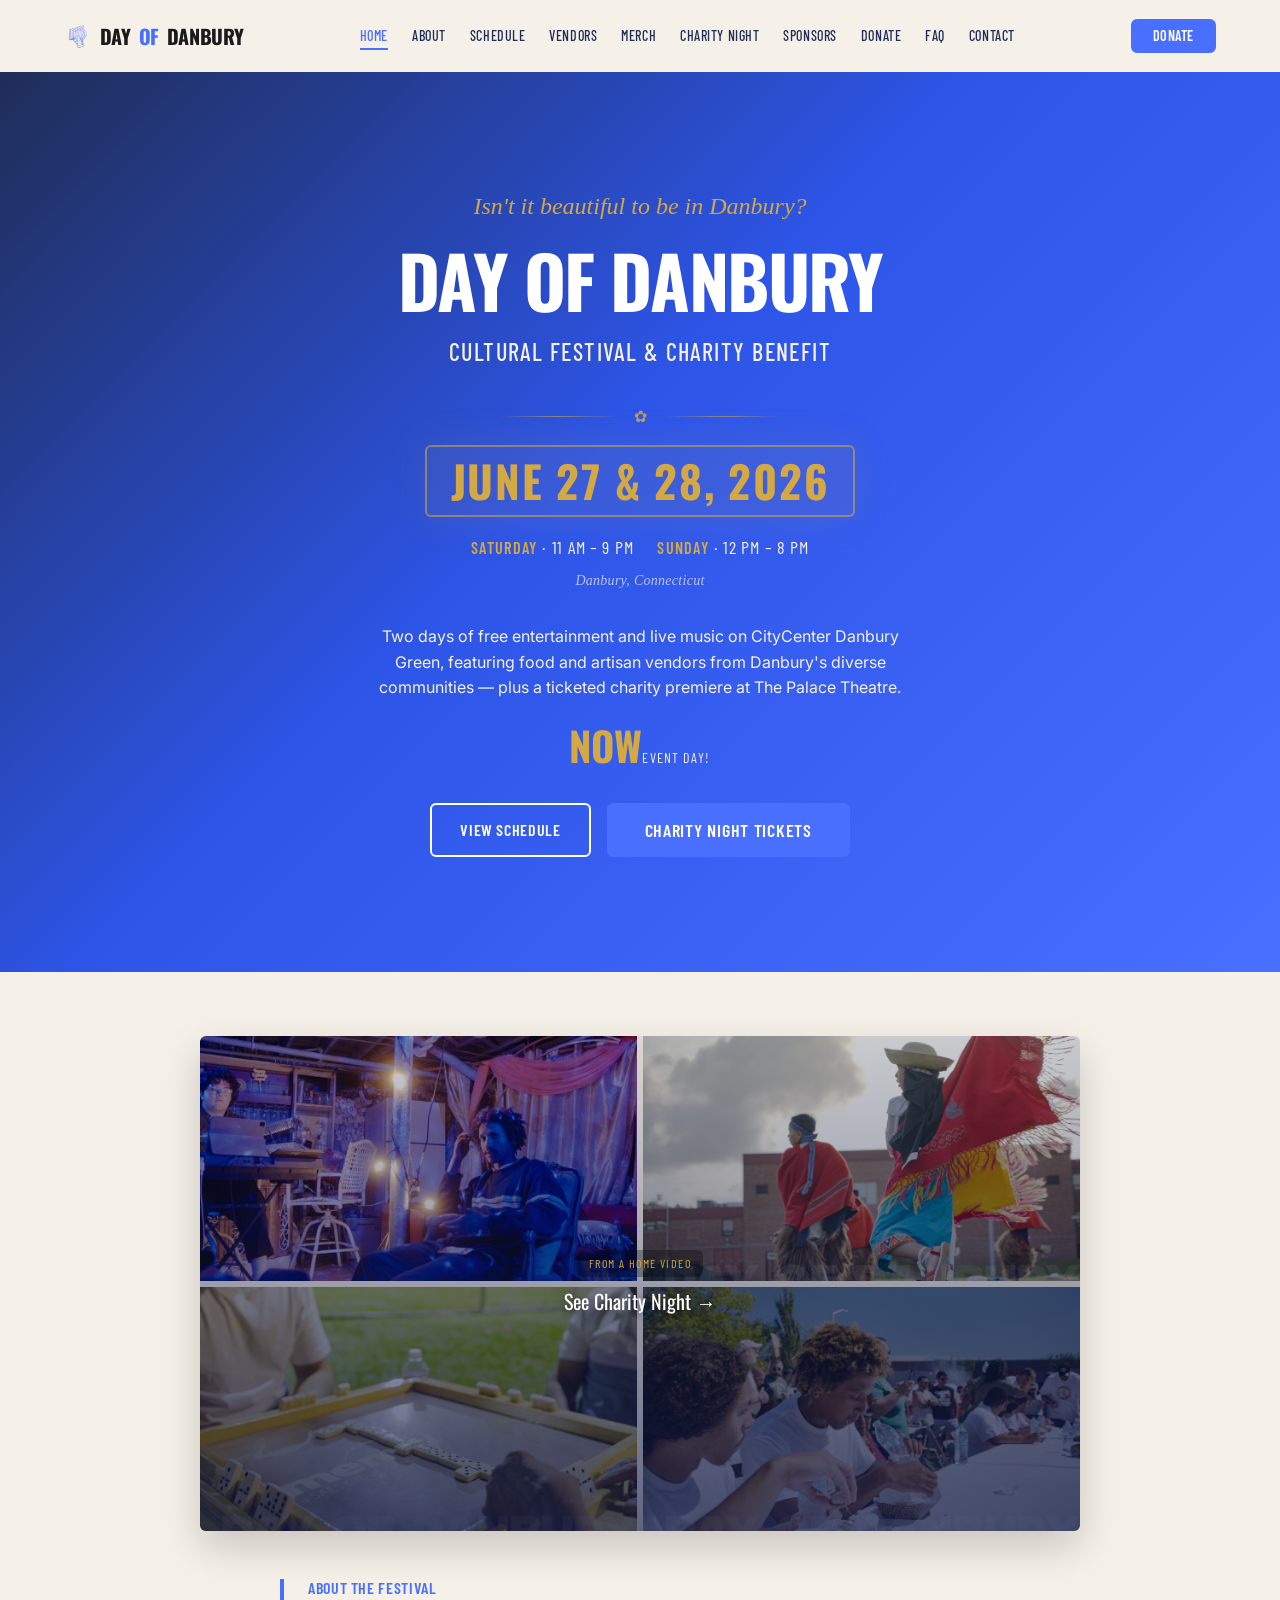
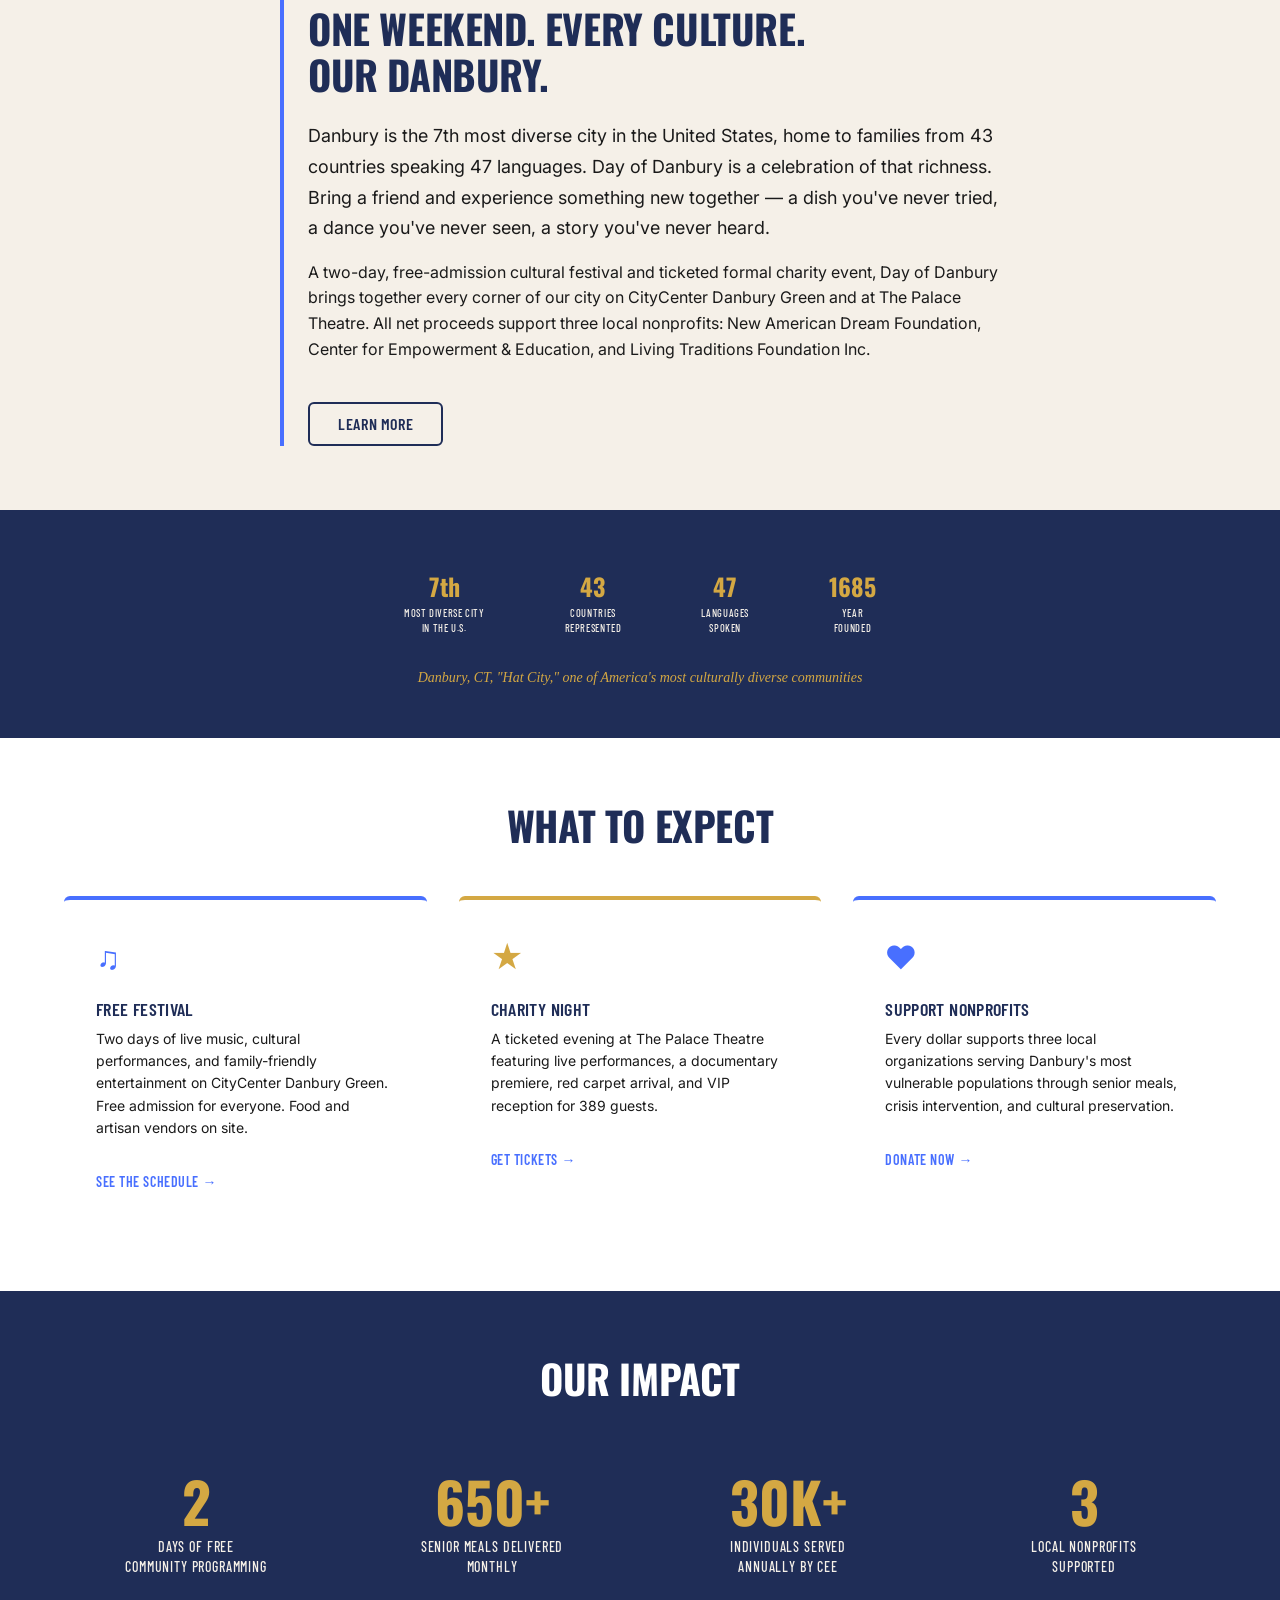
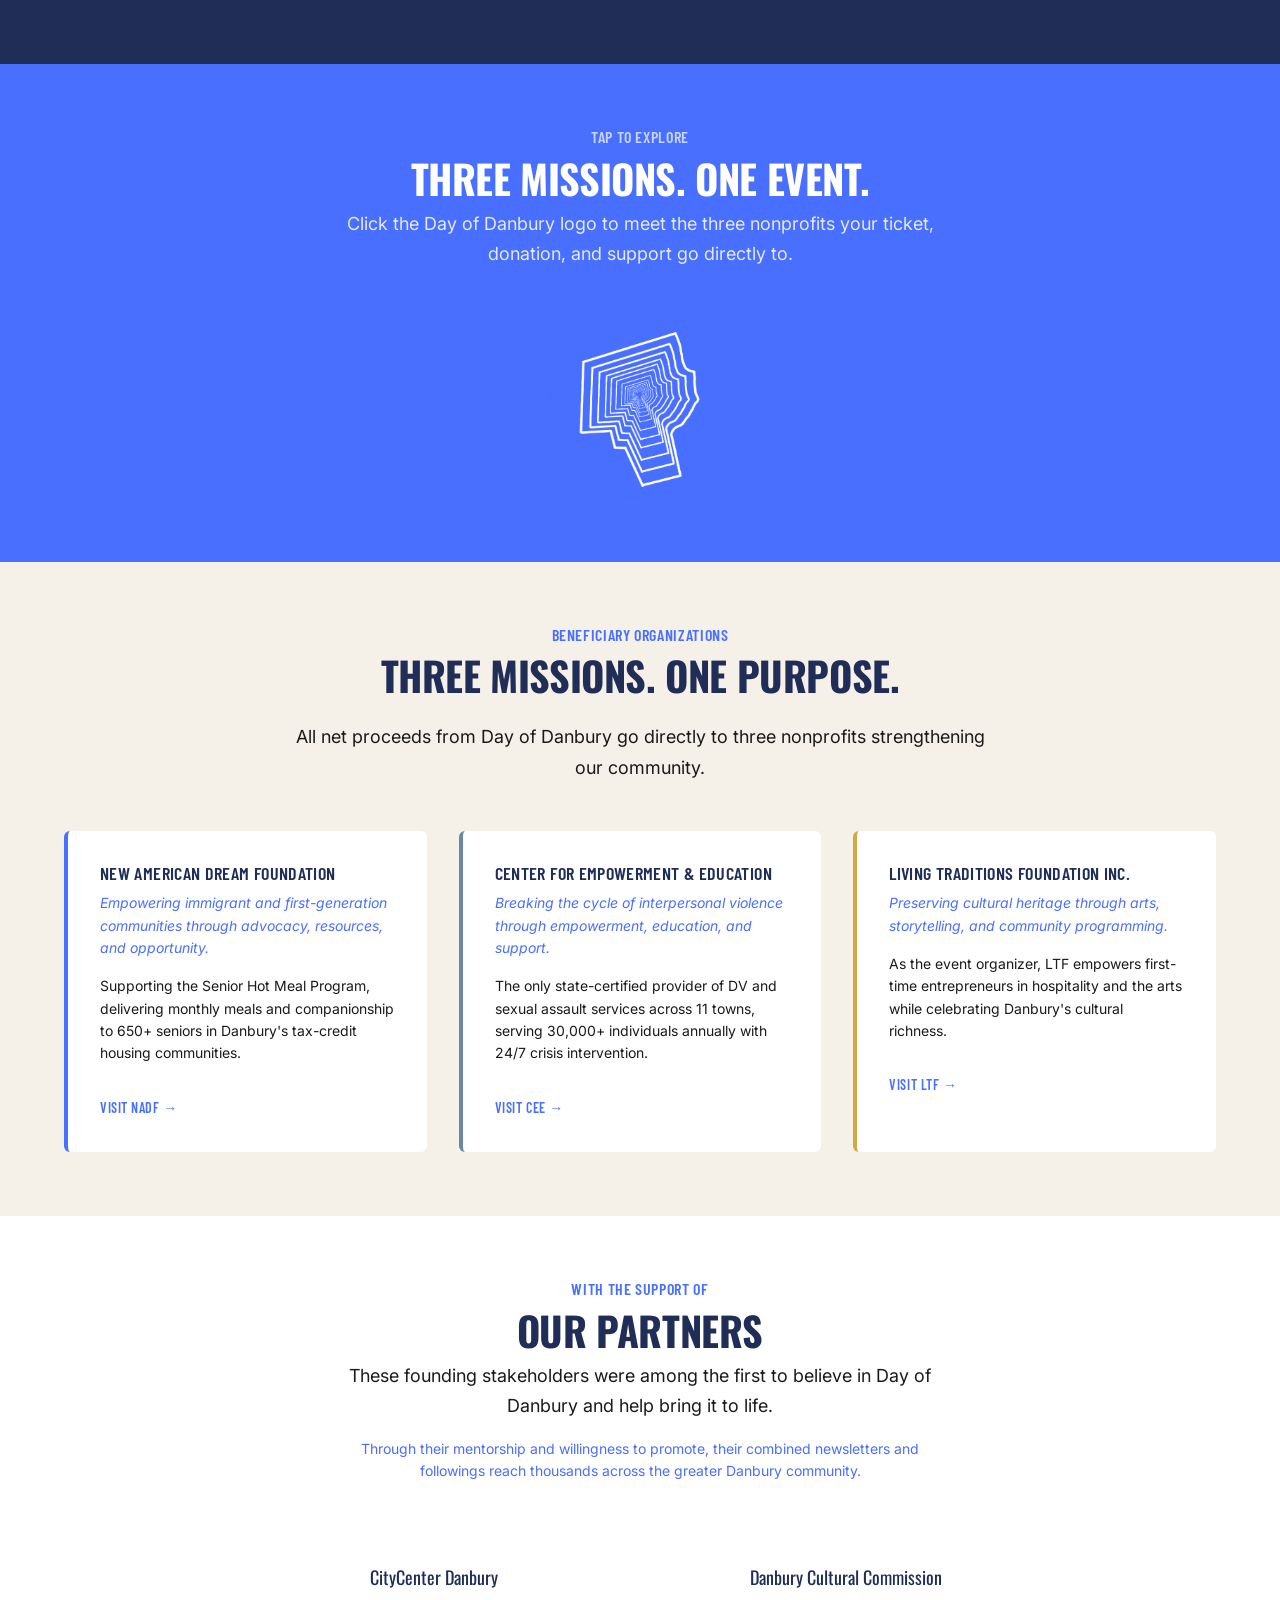
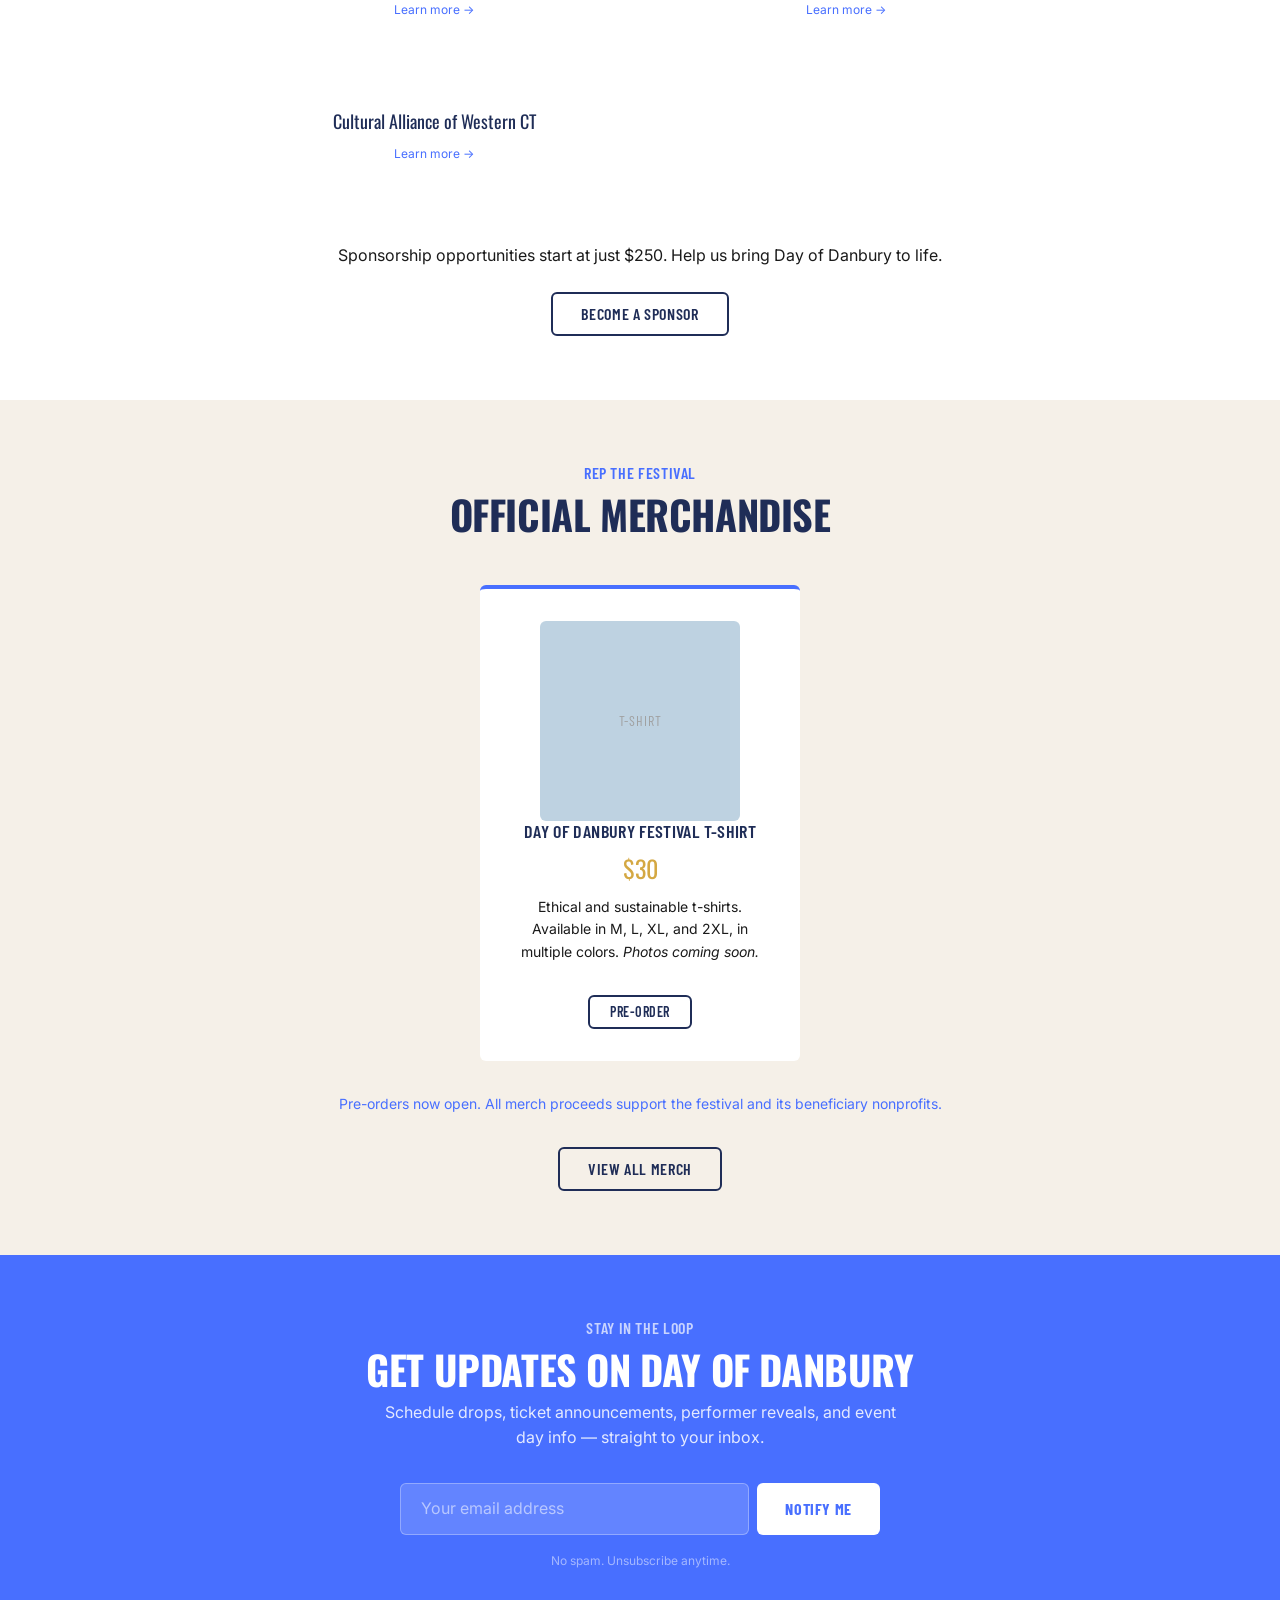
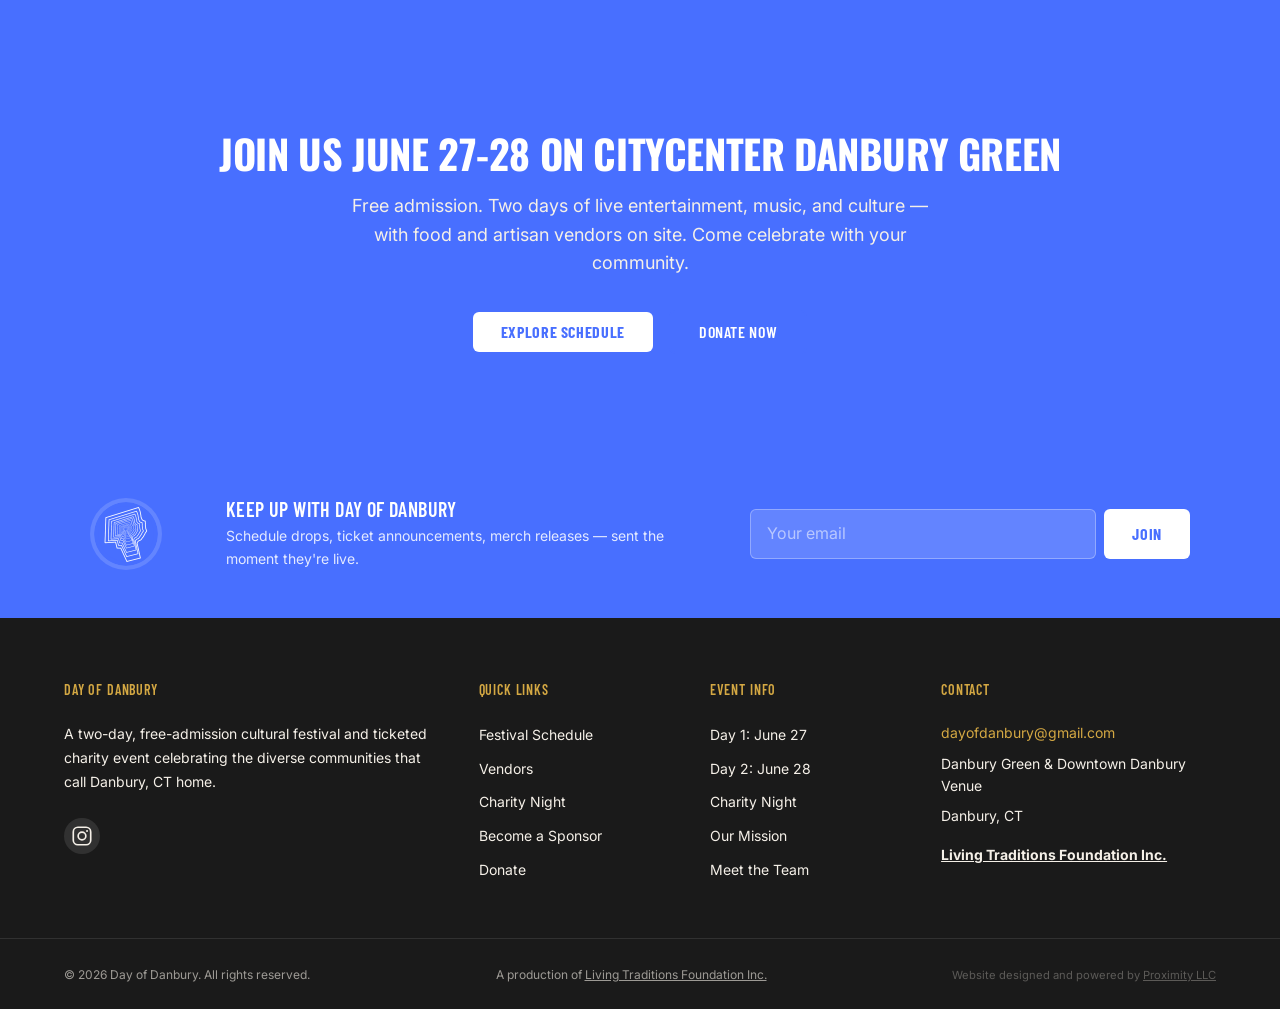
<file: index.html>
<!DOCTYPE html>
<html lang="en">
<head>
  <meta charset="UTF-8">
  <meta name="viewport" content="width=device-width, initial-scale=1.0">
  <title>Day of Danbury | Cultural Festival & Charity Benefit | June 27-28, 2026</title>
  <meta name="description" content="A two-day, free-admission cultural festival celebrating the diverse communities of Danbury, CT. June 27-28, 2026 at CityCenter Danbury Green plus a ticketed charity premiere.">
  <meta property="og:title" content="Day of Danbury | Cultural Festival & Charity Benefit">
  <meta property="og:description" content="Two days of free entertainment and live music. Food vendors, artisans, and a ticketed charity premiere at The Palace Theatre.">
  <meta property="og:type" content="website">
  <meta property="og:url" content="https://dayofdanbury.com/">
  <meta property="og:image" content="https://dodfest.github.io/dod-website-proximityllc/assets/stills/kids-cultural-dance.jpg">
  <meta property="og:site_name" content="Day of Danbury">
  <meta name="twitter:card" content="summary_large_image">
  <meta name="twitter:title" content="Day of Danbury | Cultural Festival & Charity Benefit">
  <meta name="twitter:description" content="Two days of free entertainment and live music. Food vendors, artisans, and a ticketed charity premiere at The Palace Theatre.">
  <meta name="twitter:image" content="https://dodfest.github.io/dod-website-proximityllc/assets/stills/kids-cultural-dance.jpg">
  <link rel="canonical" href="https://dayofdanbury.com/">
  <script type="application/ld+json">
  {
    "@context": "https://schema.org",
    "@type": "Festival",
    "name": "Day of Danbury",
    "description": "A two-day, free-admission cultural festival and ticketed charity event celebrating the diverse communities of Danbury, CT.",
    "startDate": "2026-06-27T12:00:00-04:00",
    "endDate": "2026-06-28T20:00:00-04:00",
    "eventStatus": "https://schema.org/EventScheduled",
    "eventAttendanceMode": "https://schema.org/OfflineEventAttendanceMode",
    "location": [
      {
        "@type": "Place",
        "name": "CityCenter Danbury Green",
        "address": {
          "@type": "PostalAddress",
          "addressLocality": "Danbury",
          "addressRegion": "CT",
          "postalCode": "06810",
          "addressCountry": "US"
        }
      },
      {
        "@type": "Place",
        "name": "The Palace Theatre",
        "address": {
          "@type": "PostalAddress",
          "addressLocality": "Danbury",
          "addressRegion": "CT",
          "postalCode": "06810",
          "addressCountry": "US"
        }
      }
    ],
    "organizer": {
      "@type": "Organization",
      "name": "Living Traditions Foundation Inc.",
      "url": "https://dayofdanbury.com"
    },
    "url": "https://dayofdanbury.com/",
    "image": "https://dodfest.github.io/dod-website-proximityllc/assets/stills/kids-cultural-dance.jpg",
    "offers": [
      {
        "@type": "Offer",
        "name": "Festival (Free Admission)",
        "price": "0",
        "priceCurrency": "USD",
        "availability": "https://schema.org/InStock",
        "url": "https://dayofdanbury.com/schedule.html"
      },
      {
        "@type": "Offer",
        "name": "Charity Night General Admission",
        "price": "30",
        "priceCurrency": "USD",
        "availability": "https://schema.org/InStock",
        "url": "https://www.zeffy.com/en-US/ticketing/day-of-danbury-charity-night-at-the-palace-theatre"
      },
      {
        "@type": "Offer",
        "name": "Charity Night VIP",
        "price": "75",
        "priceCurrency": "USD",
        "availability": "https://schema.org/InStock",
        "url": "https://www.zeffy.com/en-US/ticketing/day-of-danbury-charity-night-at-the-palace-theatre"
      }
    ]
  }
  </script>
  <link rel="icon" type="image/png" sizes="32x32" href="assets/favicon/favicon-32.png">
  <link rel="icon" type="image/png" sizes="16x16" href="assets/favicon/favicon-16.png">
  <link rel="apple-touch-icon" sizes="180x180" href="assets/favicon/apple-touch-icon.png">
  <link rel="manifest" href="site.webmanifest">
  <meta name="theme-color" content="#486FFF">
  <link rel="stylesheet" href="css/variables.css">
  <link rel="stylesheet" href="css/reset.css">
  <link rel="stylesheet" href="css/typography.css">
  <link rel="stylesheet" href="css/layout.css">
  <link rel="stylesheet" href="css/components.css">
  <link rel="stylesheet" href="css/header.css?v=2">
  <link rel="stylesheet" href="css/footer.css">
  <link rel="stylesheet" href="css/theme-blue.css">
  <link rel="stylesheet" href="css/pages/home.css?v=4">
</head>
<body data-page="home">
  <div id="site-header"></div>

  <main id="main-content">

    <!-- ─── Hero ───────────────────────────────────────── -->
    <section class="hero hero--full home-hero">
      <div class="hero__content">
        <p class="hero__tagline" style="font-family: var(--font-accent); font-style: italic; font-size: var(--text-2xl); color: var(--color-gold); margin-bottom: var(--space-md);">Isn't it beautiful to be in Danbury?</p>
        <h1 class="hero__title">Day of Danbury</h1>
        <p class="hero__subtitle">Cultural Festival & Charity Benefit</p>
        <div class="hero__date-block">
          <div class="hero__date-ornament"><span></span><span class="hero__date-dot">&#10047;</span><span></span></div>
          <div class="hero__date-main-wrap">
            <div class="hero__date-main">June 27 &amp; 28, 2026</div>
          </div>
          <div class="hero__date-times">
            <span><em>Saturday</em> &middot; 11 AM &ndash; 9 PM</span>
            <span><em>Sunday</em> &middot; 12 PM &ndash; 8 PM</span>
          </div>
          <div class="hero__date-loc">Danbury, Connecticut</div>
        </div>
        <p style="color: var(--color-cream); font-size: var(--text-base); max-width: 550px; margin: var(--space-md) auto var(--space-lg);">Two days of free entertainment and live music on CityCenter Danbury Green, featuring food and artisan vendors from Danbury's diverse communities — plus a ticketed charity premiere at The Palace Theatre.</p>

        <style>
          .hero__date-block { margin: var(--space-xl) auto; max-width: 620px; text-align: center; }
          .hero__date-ornament { display: flex; align-items: center; justify-content: center; gap: var(--space-md); margin-bottom: var(--space-md); color: var(--color-gold); }
          .hero__date-ornament span:first-child, .hero__date-ornament span:last-child { flex: 1; max-width: 120px; height: 1px; background: linear-gradient(90deg, transparent 0%, rgba(212,168,67,0.6) 50%, transparent 100%); }
          .hero__date-dot { font-size: var(--text-base); opacity: 0.85; }
          .hero__date-main-wrap { display: inline-block; padding: 0.6rem 1.5rem; border: 2px solid rgba(212,168,67,0.55); border-radius: var(--border-radius); background: rgba(212,168,67,0.08); margin-bottom: var(--space-md); box-shadow: 0 0 40px rgba(212,168,67,0.12); }
          .hero__date-main { font-family: var(--font-headline); font-style: normal; font-weight: 700; font-size: clamp(1.9rem, 5.5vw, 2.75rem); color: var(--color-gold); letter-spacing: 0.04em; line-height: 1.1; text-transform: uppercase; }
          .hero__date-times { font-family: var(--font-subheading); font-size: var(--text-base); color: var(--color-cream); letter-spacing: 0.04em; display: flex; justify-content: center; gap: var(--space-sm) var(--space-lg); flex-wrap: wrap; }
          .hero__date-times em { font-style: normal; color: var(--color-gold); font-weight: 600; letter-spacing: 0.08em; text-transform: uppercase; font-size: 0.9em; }
          .hero__date-loc { font-family: var(--font-accent); font-style: italic; font-size: var(--text-sm); color: rgba(245,240,232,0.7); margin-top: var(--space-sm); letter-spacing: 0.02em; }
          @media (min-width: 768px) {
            .hero__date-times { font-size: var(--text-lg); }
          }
        </style>

        <div class="countdown" id="countdown" aria-label="Countdown to event">
          <!-- Populated by main.js -->
        </div>

        <div class="hero__actions">
          <a href="schedule.html" class="btn btn--outline-white">View Schedule</a>
          <a href="charity-night.html" class="btn btn--primary btn--lg">Charity Night Tickets</a>
        </div>
      </div>
    </section>

    <!-- ─── What Is Day of Danbury ─────────────────────── -->
    <section class="section panel--cream">
      <div class="container">
        <div class="home-intro">
          <a href="charity-night.html" class="home-intro__collage reveal" aria-label="See Charity Night — featuring the world premiere of A Home Video">
            <div class="collage-cell"><img src="assets/stills/mayo-in-studio.jpg" alt=""></div>
            <div class="collage-cell"><img src="assets/stills/kids-cultural-dance.jpg" alt=""></div>
            <div class="collage-cell"><img src="assets/stills/dominos-close-up-shot.jpg" alt=""></div>
            <div class="collage-cell"><img src="assets/stills/canoli-eating.jpg" alt=""></div>
            <div class="collage-overlay">
              <span class="collage-overlay__badge">From A Home Video</span>
              <span class="collage-overlay__label">See Charity Night &rarr;</span>
            </div>
          </a>
          <div class="accent-bar reveal" data-delay="0.15s">
            <h4 class="mb-sm">About the Festival</h4>
            <h2 class="mb-lg">One Weekend. Every Culture.<br>Our Danbury.</h2>
            <p class="lead">Danbury is the 7th most diverse city in the United States, home to families from 43 countries speaking 47 languages. Day of Danbury is a celebration of that richness. Bring a friend and experience something new together — a dish you've never tried, a dance you've never seen, a story you've never heard.</p>
            <p>A two-day, free-admission cultural festival and ticketed formal charity event, Day of Danbury brings together every corner of our city on CityCenter Danbury Green and at The Palace Theatre. All net proceeds support three local nonprofits: New American Dream Foundation, Center for Empowerment & Education, and Living Traditions Foundation Inc.</p>
            <a href="about.html" class="btn btn--secondary mt-lg">Learn More</a>
          </div>
          <style>
            .home-intro__collage { position: relative; display: grid; grid-template-columns: 1fr 1fr; grid-template-rows: 1fr 1fr; gap: 6px; aspect-ratio: 16/9; width: 100%; max-width: 880px; margin: 0 auto; border-radius: var(--border-radius); overflow: hidden; text-decoration: none; color: inherit; cursor: pointer; box-shadow: 0 16px 40px rgba(0,0,0,0.18); }
            .collage-cell { overflow: hidden; }
            .collage-cell img { width: 100%; height: 100%; object-fit: cover; transition: transform 0.5s ease; display: block; }
            .home-intro__collage:hover .collage-cell img { transform: scale(1.05); }
            .collage-overlay { position: absolute; inset: 0; display: flex; flex-direction: column; align-items: center; justify-content: center; background: linear-gradient(180deg, rgba(0,0,0,0.1) 0%, rgba(15,26,74,0.65) 100%); transition: background 0.3s ease; }
            .home-intro__collage:hover .collage-overlay { background: linear-gradient(180deg, rgba(0,0,0,0.2) 0%, rgba(15,26,74,0.8) 100%); }
            .collage-overlay__badge { font-family: var(--font-subheading); font-size: var(--text-xs); text-transform: uppercase; letter-spacing: 0.12em; color: var(--color-gold); padding: 4px 12px; background: rgba(0,0,0,0.3); border-radius: var(--border-radius); margin-bottom: var(--space-sm); }
            .collage-overlay__label { font-family: var(--font-headline); font-size: var(--text-xl); color: var(--color-white); text-shadow: 0 2px 12px rgba(0,0,0,0.5); }
          </style>
        </div>
      </div>
    </section>

    <!-- ─── Danbury Identity ─────────────────────────────── -->
    <section class="panel--dark section" style="padding: var(--space-2xl) 0;">
      <div class="container">
        <div style="display: flex; justify-content: center; flex-wrap: wrap; gap: var(--space-2xl);" class="reveal">
          <div class="stat" style="padding: var(--space-md);">
            <div class="stat__number" style="font-size: var(--text-2xl);">7th</div>
            <div class="stat__label" style="font-size: 0.65rem;">Most Diverse City<br>in the U.S.</div>
          </div>
          <div class="stat" style="padding: var(--space-md);">
            <div class="stat__number" style="font-size: var(--text-2xl);">43</div>
            <div class="stat__label" style="font-size: 0.65rem;">Countries<br>Represented</div>
          </div>
          <div class="stat" style="padding: var(--space-md);">
            <div class="stat__number" style="font-size: var(--text-2xl);">47</div>
            <div class="stat__label" style="font-size: 0.65rem;">Languages<br>Spoken</div>
          </div>
          <div class="stat" style="padding: var(--space-md);">
            <div class="stat__number" style="font-size: var(--text-2xl);">1685</div>
            <div class="stat__label" style="font-size: 0.65rem;">Year<br>Founded</div>
          </div>
        </div>
        <p class="text-center reveal mt-md" style="font-family: var(--font-accent); font-style: italic; font-size: var(--text-sm); color: var(--color-gold); max-width: 500px; margin-left: auto; margin-right: auto;">Danbury, CT, "Hat City," one of America's most culturally diverse communities</p>
      </div>
    </section>

    <!-- ─── Highlights ─────────────────────────────────── -->
    <section class="section panel--white">
      <div class="container">
        <h2 class="text-center mb-2xl reveal">What to Expect</h2>
        <div class="grid grid--3">
          <div class="card card--accent-sage reveal" data-delay="0s">
            <div class="card__icon" style="font-size: 2rem; margin-bottom: var(--space-md); color: var(--color-sage);">&#9835;</div>
            <h3 class="card__title">Free Festival</h3>
            <p class="card__text">Two days of live music, cultural performances, and family-friendly entertainment on CityCenter Danbury Green. Free admission for everyone. Food and artisan vendors on site.</p>
            <a href="schedule.html" class="card__link">See the Schedule &rarr;</a>
          </div>

          <div class="card card--accent-gold reveal" data-delay="0.15s">
            <div class="card__icon" style="font-size: 2rem; margin-bottom: var(--space-md); color: var(--color-gold);">&#9733;</div>
            <h3 class="card__title">Charity Night</h3>
            <p class="card__text">A ticketed evening at The Palace Theatre featuring live performances, a documentary premiere, red carpet arrival, and VIP reception for 389 guests.</p>
            <a href="charity-night.html" class="card__link">Get Tickets &rarr;</a>
          </div>

          <div class="card card--accent-red reveal" data-delay="0.3s">
            <div class="card__icon" style="font-size: 2rem; margin-bottom: var(--space-md); color: var(--color-cta-red);">&#10084;</div>
            <h3 class="card__title">Support Nonprofits</h3>
            <p class="card__text">Every dollar supports three local organizations serving Danbury's most vulnerable populations through senior meals, crisis intervention, and cultural preservation.</p>
            <a href="donate.html" class="card__link">Donate Now &rarr;</a>
          </div>
        </div>
      </div>
    </section>

    <!-- ─── Impact Stats ───────────────────────────────── -->
    <section class="panel--dark section">
      <div class="container">
        <h2 class="text-center text-white mb-2xl reveal">Our Impact</h2>
        <div class="grid grid--4">
          <div class="stat reveal" data-delay="0s">
            <div class="stat__number">2</div>
            <div class="stat__label">Days of Free<br>Community Programming</div>
          </div>
          <div class="stat reveal" data-delay="0.1s">
            <div class="stat__number">650+</div>
            <div class="stat__label">Senior Meals Delivered<br>Monthly</div>
          </div>
          <div class="stat reveal" data-delay="0.2s">
            <div class="stat__number">30K+</div>
            <div class="stat__label">Individuals Served<br>Annually by CEE</div>
          </div>
          <div class="stat reveal" data-delay="0.3s">
            <div class="stat__number">3</div>
            <div class="stat__label">Local Nonprofits<br>Supported</div>
          </div>
        </div>
      </div>
    </section>

    <!-- ─── Mitosis / Nonprofit Logo Animation ──────────── -->
    <section class="section panel--blue" style="padding: var(--space-3xl) 0;">
      <div class="container text-center">
        <h4 class="mb-sm reveal" style="color: rgba(255,255,255,0.7);">Tap to Explore</h4>
        <h2 class="mb-sm reveal">Three Missions. One Event.</h2>
        <p class="lead mb-2xl reveal" style="max-width: 600px; margin: 0 auto var(--space-2xl); color: rgba(255,255,255,0.85);">Click the Day of Danbury logo to meet the three nonprofits your ticket, donation, and support go directly to.</p>

        <div class="mitosis-wrapper reveal" id="mitosisWrapper">
          <div class="mitosis-logo-wrap" id="mitosisLogoWrap" onclick="dodSplit()">
            <img src="assets/logo-blue.png" class="mit-logo mit-main" id="mitMain">
            <div class="mit-logo mit-clone mit-clone1 mit-nadf" onclick="event.stopPropagation(); document.getElementById('beneficiaries').scrollIntoView({behavior:'smooth'})" title="New American Dream Foundation"></div>
            <div class="mit-logo mit-clone mit-clone2 mit-cee" onclick="event.stopPropagation(); document.getElementById('beneficiaries').scrollIntoView({behavior:'smooth'})" title="Center for Empowerment & Education"></div>
            <div class="mit-logo mit-clone mit-clone3 mit-ltf" onclick="event.stopPropagation(); document.getElementById('beneficiaries').scrollIntoView({behavior:'smooth'})" title="Living Traditions Foundation Inc."></div>
          </div>
        </div>
      </div>
    </section>

    <style>
      .mitosis-wrapper { position: relative; display: flex; flex-direction: column; align-items: center; }
      .mitosis-logo-wrap { position: relative; width: 180px; height: 180px; cursor: pointer; margin: 0 auto; }
      .mit-logo { width: 100%; height: 100%; position: absolute; top: 50%; left: 50%; transform: translate(-50%, -50%); transition: transform 0.8s ease, opacity 0.8s ease; }
      .mit-main { z-index: 2; }
      .mit-clone { opacity: 0; z-index: 1; pointer-events: none; }
      .mitosis-logo-wrap:not(.active) .mit-main:hover { transform: translate(-50%, -50%) scale(1.08); transition: transform 0.3s ease; }
      .mitosis-logo-wrap.active .mit-main { opacity: 0; pointer-events: none; }
      .mitosis-logo-wrap.active .mit-clone1 { opacity: 1; z-index: 3; transform: translate(calc(-50% - 220px), -50%) scale(1); pointer-events: auto; cursor: pointer; }
      .mitosis-logo-wrap.active .mit-clone2 { opacity: 1; z-index: 3; transform: translate(-50%, -50%) scale(1); pointer-events: auto; cursor: pointer; }
      .mitosis-logo-wrap.active .mit-clone3 { opacity: 1; z-index: 3; transform: translate(calc(-50% + 220px), -50%) scale(1); pointer-events: auto; }
      .mitosis-logo-wrap.active .mit-clone1:hover { transform: translate(calc(-50% - 220px), -50%) scale(1.1); transition: transform 0.3s ease; }
      .mitosis-logo-wrap.active .mit-clone2:hover { transform: translate(-50%, -50%) scale(1.1); transition: transform 0.3s ease; }
      .mitosis-logo-wrap.active .mit-clone3:hover { transform: translate(calc(-50% + 220px), -50%) scale(1.1); transition: transform 0.3s ease; }
      .mit-cee  { background: #FFFFFF url('assets/logo-cee-icon.png') no-repeat 46% 50%; background-size: 85%; border-radius: 50%; filter: contrast(1.12) saturate(1.1); image-rendering: -webkit-optimize-contrast; }
      .mit-nadf { background: #FFFFFF url('assets/logo-nadf-icon.png') no-repeat 58% 40%; background-size: cover; border-radius: 50%; }
      .mit-ltf  { background: #F5F0E8 url('assets/logo-ltf-circle.png') no-repeat 38% 78%; background-size: 128%; border-radius: 50%; }
      @media (max-width: 600px) {
        .mitosis-logo-wrap { width: 120px; height: 120px; }
        .mitosis-logo-wrap.active .mit-clone1 { transform: translate(calc(-50% - 140px), -50%) scale(1); }
        .mitosis-logo-wrap.active .mit-clone3 { transform: translate(calc(-50% + 140px), -50%) scale(1); }
        .mitosis-logo-wrap.active .mit-clone1:hover { transform: translate(calc(-50% - 140px), -50%) scale(1.1); }
        .mitosis-logo-wrap.active .mit-clone3:hover { transform: translate(calc(-50% + 140px), -50%) scale(1.1); }
      }
    </style>
    <script>
      function dodSplit() {
        const wrap = document.getElementById('mitosisLogoWrap');
        if (wrap.classList.contains('active')) return;
        wrap.classList.add('active');
      }
    </script>

    <!-- ─── Beneficiary Nonprofits ─────────────────────── -->
    <section class="section panel--cream" id="beneficiaries">
      <div class="container">
        <h4 class="text-center mb-sm reveal">Beneficiary Organizations</h4>
        <h2 class="text-center mb-lg reveal">Three Missions. One Purpose.</h2>
        <p class="text-center lead mb-2xl reveal" style="max-width: 700px; margin-left: auto; margin-right: auto;">All net proceeds from Day of Danbury go directly to three nonprofits strengthening our community.</p>

        <div class="grid grid--3">
          <div class="card card--left-red reveal" data-delay="0s">
            <h3 class="card__title text-red">New American Dream Foundation</h3>
            <p class="card__text" style="font-style: italic; color: var(--color-sage); margin-bottom: var(--space-md);">Empowering immigrant and first-generation communities through advocacy, resources, and opportunity.</p>
            <p class="card__text">Supporting the Senior Hot Meal Program, delivering monthly meals and companionship to 650+ seniors in Danbury's tax-credit housing communities.</p>
            <a href="https://www.thenewamericandreamfoundation.org/" target="_blank" rel="noopener" class="card__link mt-md">Visit NADF &rarr;</a>
          </div>

          <div class="card card--left-steel reveal" data-delay="0.15s">
            <h3 class="card__title text-steel">Center for Empowerment & Education</h3>
            <p class="card__text" style="font-style: italic; color: var(--color-sage); margin-bottom: var(--space-md);">Breaking the cycle of interpersonal violence through empowerment, education, and support.</p>
            <p class="card__text">The only state-certified provider of DV and sexual assault services across 11 towns, serving 30,000+ individuals annually with 24/7 crisis intervention.</p>
            <a href="https://thecenterct.org/who-we-are/" target="_blank" rel="noopener" class="card__link mt-md">Visit CEE &rarr;</a>
          </div>

          <div class="card card--left-gold reveal" data-delay="0.3s">
            <h3 class="card__title text-gold">Living Traditions Foundation Inc.</h3>
            <p class="card__text" style="font-style: italic; color: var(--color-sage); margin-bottom: var(--space-md);">Preserving cultural heritage through arts, storytelling, and community programming.</p>
            <p class="card__text">As the event organizer, LTF empowers first-time entrepreneurs in hospitality and the arts while celebrating Danbury's cultural richness.</p>
            <a href="https://livingtraditionsfoundation.lovable.app/index.html" target="_blank" rel="noopener" class="card__link mt-md">Visit LTF &rarr;</a>
          </div>
        </div>
      </div>
    </section>

    <!-- ─── Founding Partners ─────────────────────────── -->
    <section class="section panel--white">
      <div class="container text-center">
        <h4 class="mb-sm reveal">With the Support of</h4>
        <h2 class="mb-sm reveal">Our Partners</h2>
        <p class="lead mb-md reveal" style="max-width: 600px; margin-left: auto; margin-right: auto;">These founding stakeholders were among the first to believe in Day of Danbury and help bring it to life.</p>
        <p class="mb-2xl reveal" style="max-width: 600px; margin-left: auto; margin-right: auto; color: var(--color-sage); font-size: var(--text-sm);">Through their mentorship and willingness to promote, their combined newsletters and followings reach thousands across the greater Danbury community.</p>

        <div class="grid grid--2 mb-2xl" style="max-width: 800px; margin-left: auto; margin-right: auto; gap: var(--space-lg);">
          <a href="sponsors.html" class="card reveal" style="padding: var(--space-xl); text-align: center; text-decoration: none; color: inherit;">
            <div style="font-family: var(--font-headline); font-size: var(--text-lg); color: var(--color-dark-olive); margin-bottom: var(--space-sm);">CityCenter Danbury</div>
            <div style="font-size: var(--text-xs); color: var(--color-sage);">Learn more &rarr;</div>
          </a>
          <a href="sponsors.html" class="card reveal" data-delay="0.1s" style="padding: var(--space-xl); text-align: center; text-decoration: none; color: inherit;">
            <div style="font-family: var(--font-headline); font-size: var(--text-lg); color: var(--color-dark-olive); margin-bottom: var(--space-sm);">Danbury Cultural Commission</div>
            <div style="font-size: var(--text-xs); color: var(--color-sage);">Learn more &rarr;</div>
          </a>
          <a href="sponsors.html" class="card reveal" data-delay="0.2s" style="padding: var(--space-xl); text-align: center; text-decoration: none; color: inherit;">
            <div style="font-family: var(--font-headline); font-size: var(--text-lg); color: var(--color-dark-olive); margin-bottom: var(--space-sm);">Cultural Alliance of Western CT</div>
            <div style="font-size: var(--text-xs); color: var(--color-sage);">Learn more &rarr;</div>
          </a>
        </div>

        <p class="mb-lg reveal">Sponsorship opportunities start at just $250. Help us bring Day of Danbury to life.</p>
        <a href="contact.html?subject=sponsorship&message=Hello%2C%20I%20am%20interested%20in%20sponsoring%20Day%20of%20Danbury.%20Please%20send%20me%20more%20information%20about%20sponsorship%20opportunities." class="btn btn--secondary reveal">Become a Sponsor</a>
      </div>
    </section>

    <!-- ─── Merchandise ────────────────────────────────── -->
    <section class="section panel--cream">
      <div class="container text-center">
        <h4 class="mb-sm reveal">Rep the Festival</h4>
        <h2 class="mb-2xl reveal">Official Merchandise</h2>

        <div style="max-width: 320px; margin: 0 auto;">
          <div class="card card--accent-sage reveal" data-delay="0s">
            <div class="placeholder-img placeholder-img--1x1 mb-lg" style="background: var(--color-sage-light); max-width: 200px; margin: 0 auto;">T-Shirt</div>
            <h3 class="card__title">Day of Danbury Festival T-Shirt</h3>
            <div style="font-family: var(--font-headline); font-size: var(--text-2xl); color: var(--color-gold); margin: var(--space-sm) 0;">$30</div>
            <p class="card__text">Ethical and sustainable t-shirts. Available in M, L, XL, and 2XL, in multiple colors. <em>Photos coming soon.</em></p>
            <a href="https://www.zeffy.com/en-US/ticketing/day-of-danbury-shop" target="_blank" rel="noopener" class="btn btn--secondary btn--sm mt-md">Pre-Order</a>
          </div>
        </div>

        <p class="mt-xl reveal" style="font-size: var(--text-sm); color: var(--color-sage);">Pre-orders now open. All merch proceeds support the festival and its beneficiary nonprofits.</p>
        <a href="merch.html" class="btn btn--secondary reveal" style="margin-top: var(--space-md);">View All Merch</a>
      </div>
    </section>

    <!-- ─── Newsletter Signup ───────────────────────────── -->
    <section class="section panel--blue" id="newsletter">
      <div class="container text-center">
        <h4 class="mb-sm reveal" style="color: rgba(255,255,255,0.7);">Stay in the Loop</h4>
        <h2 class="mb-sm reveal">Get Updates on Day of Danbury</h2>
        <p class="mb-xl reveal" style="color: rgba(255,255,255,0.85); max-width: 520px; margin-left: auto; margin-right: auto;">Schedule drops, ticket announcements, performer reveals, and event day info — straight to your inbox.</p>
        <form action="https://app.kit.com/forms/9304522/subscriptions" method="post" class="newsletter-form reveal">
          <input type="email" name="email_address" placeholder="Your email address" required class="newsletter-input">
          <button type="submit" class="btn btn--white">Notify Me</button>
        </form>
        <p class="mt-md reveal" style="font-size: var(--text-xs); color: rgba(255,255,255,0.5);">No spam. Unsubscribe anytime.</p>
      </div>
    </section>

    <!-- ─── CTA Banner ─────────────────────────────────── -->
    <section class="panel--sage section--lg">
      <div class="container text-center">
        <h2 class="text-white mb-md reveal">Join Us June 27-28 on CityCenter Danbury Green</h2>
        <p class="text-cream mb-xl reveal" style="font-size: var(--text-lg); max-width: 600px; margin-left: auto; margin-right: auto;">Free admission. Two days of live entertainment, music, and culture — with food and artisan vendors on site. Come celebrate with your community.</p>
        <div class="flex--center flex--gap-md reveal" style="display: flex; flex-wrap: wrap; justify-content: center; gap: var(--space-md);">
          <a href="schedule.html" class="btn btn--white">Explore Schedule</a>
          <a href="donate.html" class="btn btn--primary">Donate Now</a>
        </div>
      </div>
    </section>

  </main>

  <div id="site-footer"></div>

  <script src="js/components.js?v=3"></script>
  <script src="js/main.js"></script>
  <script src="js/animations.js"></script>
</body>
</html>
</file>
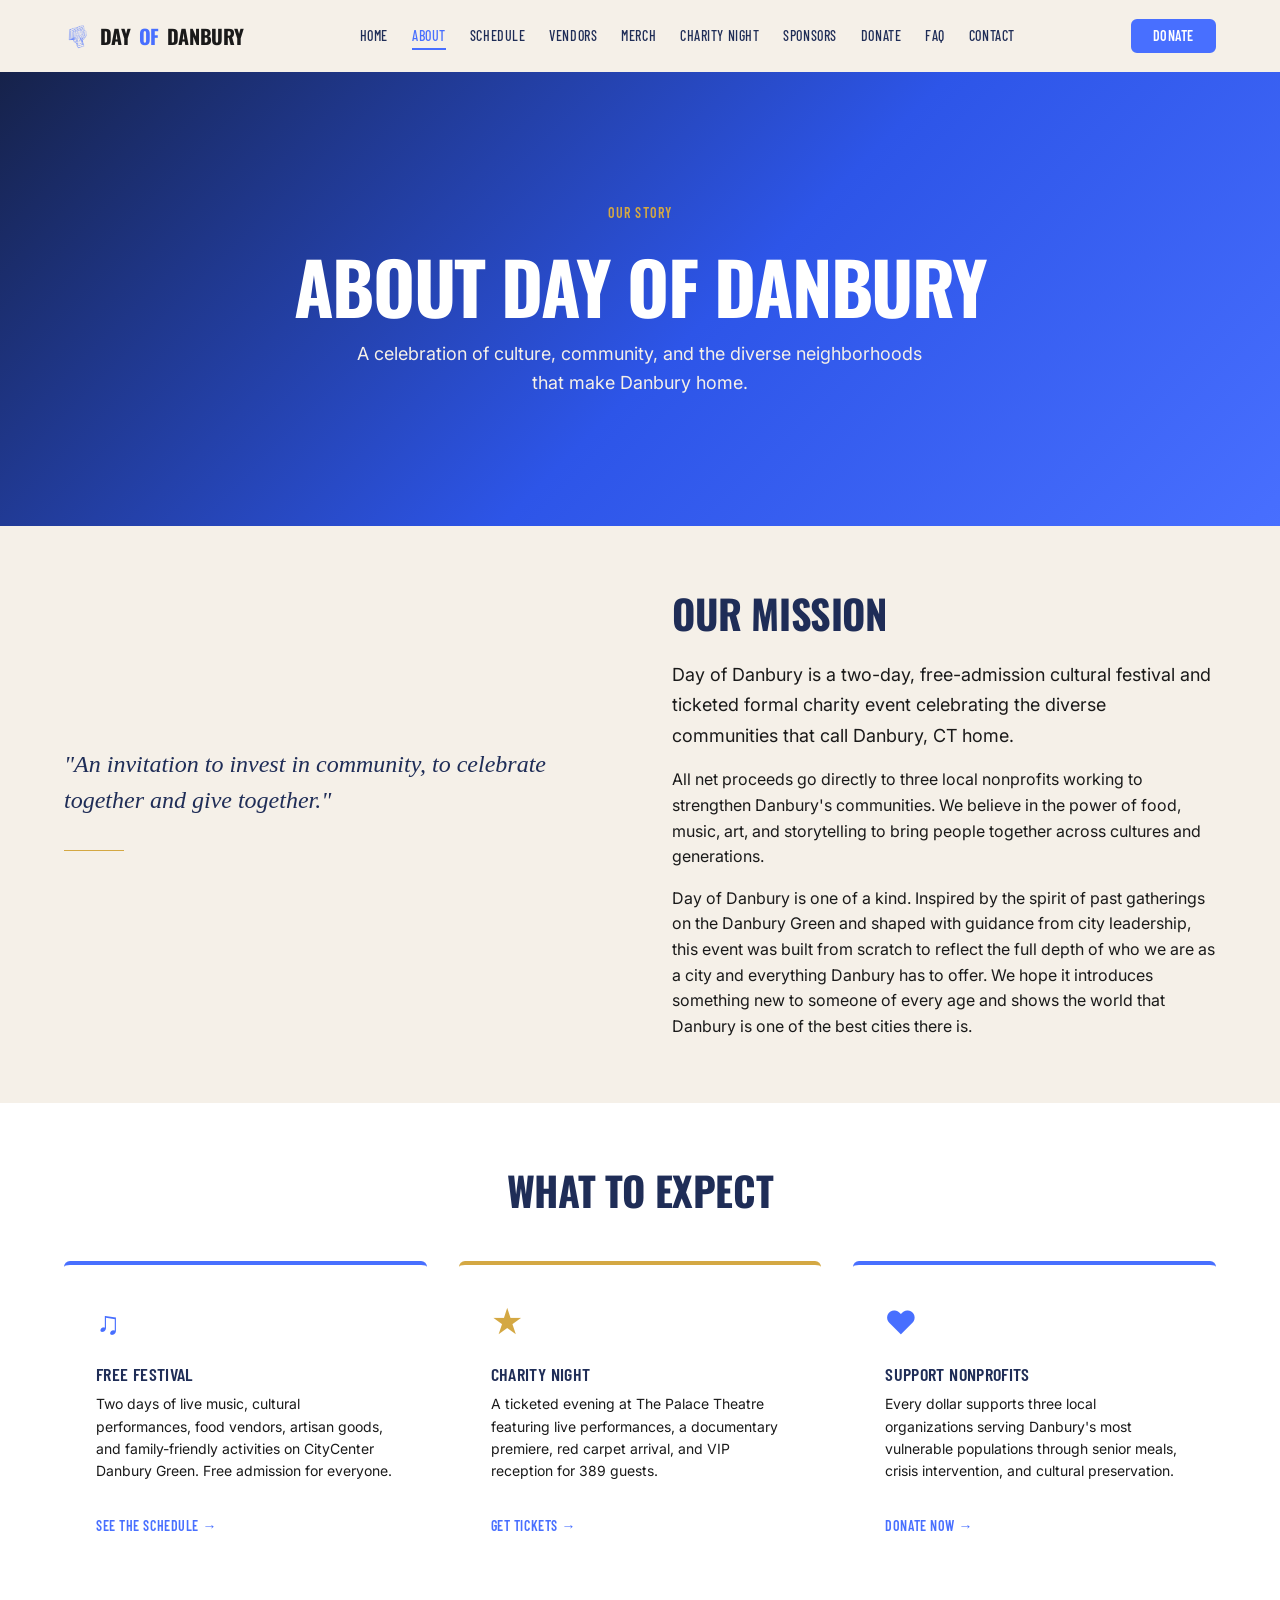
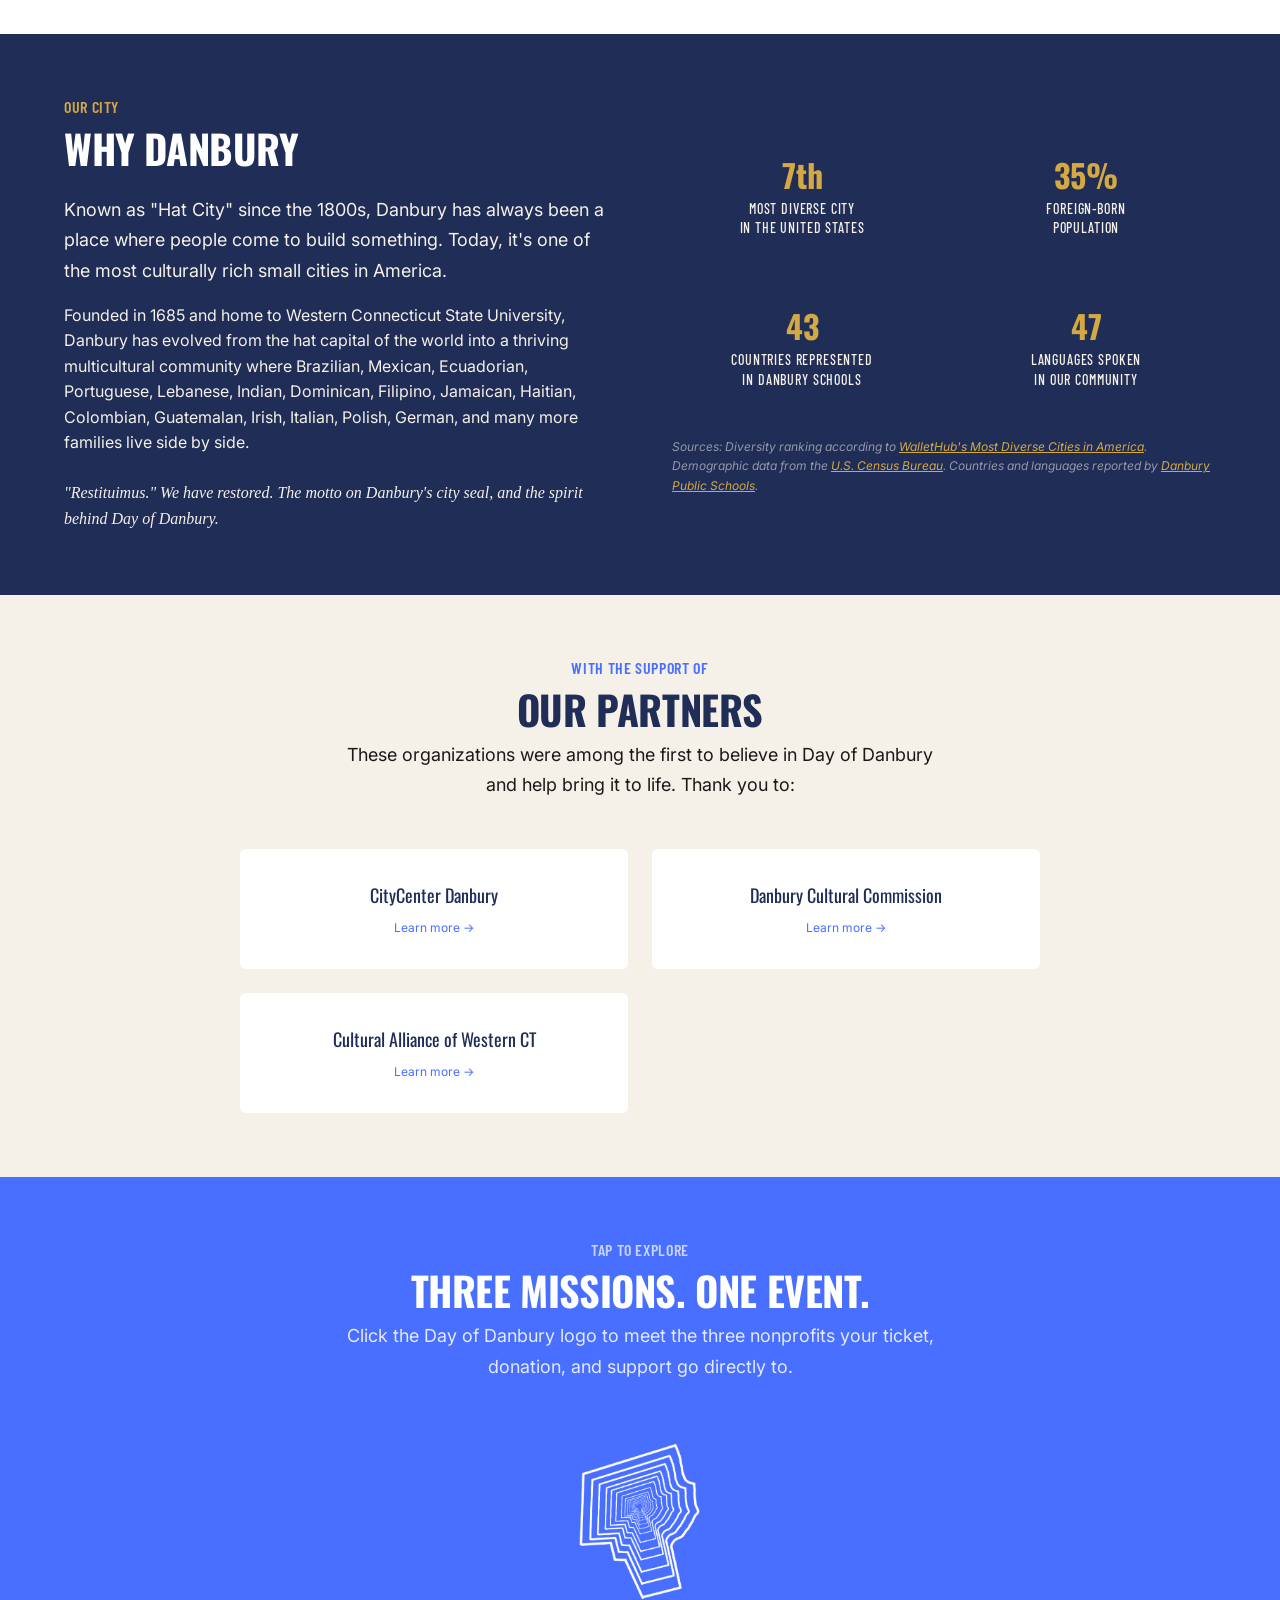
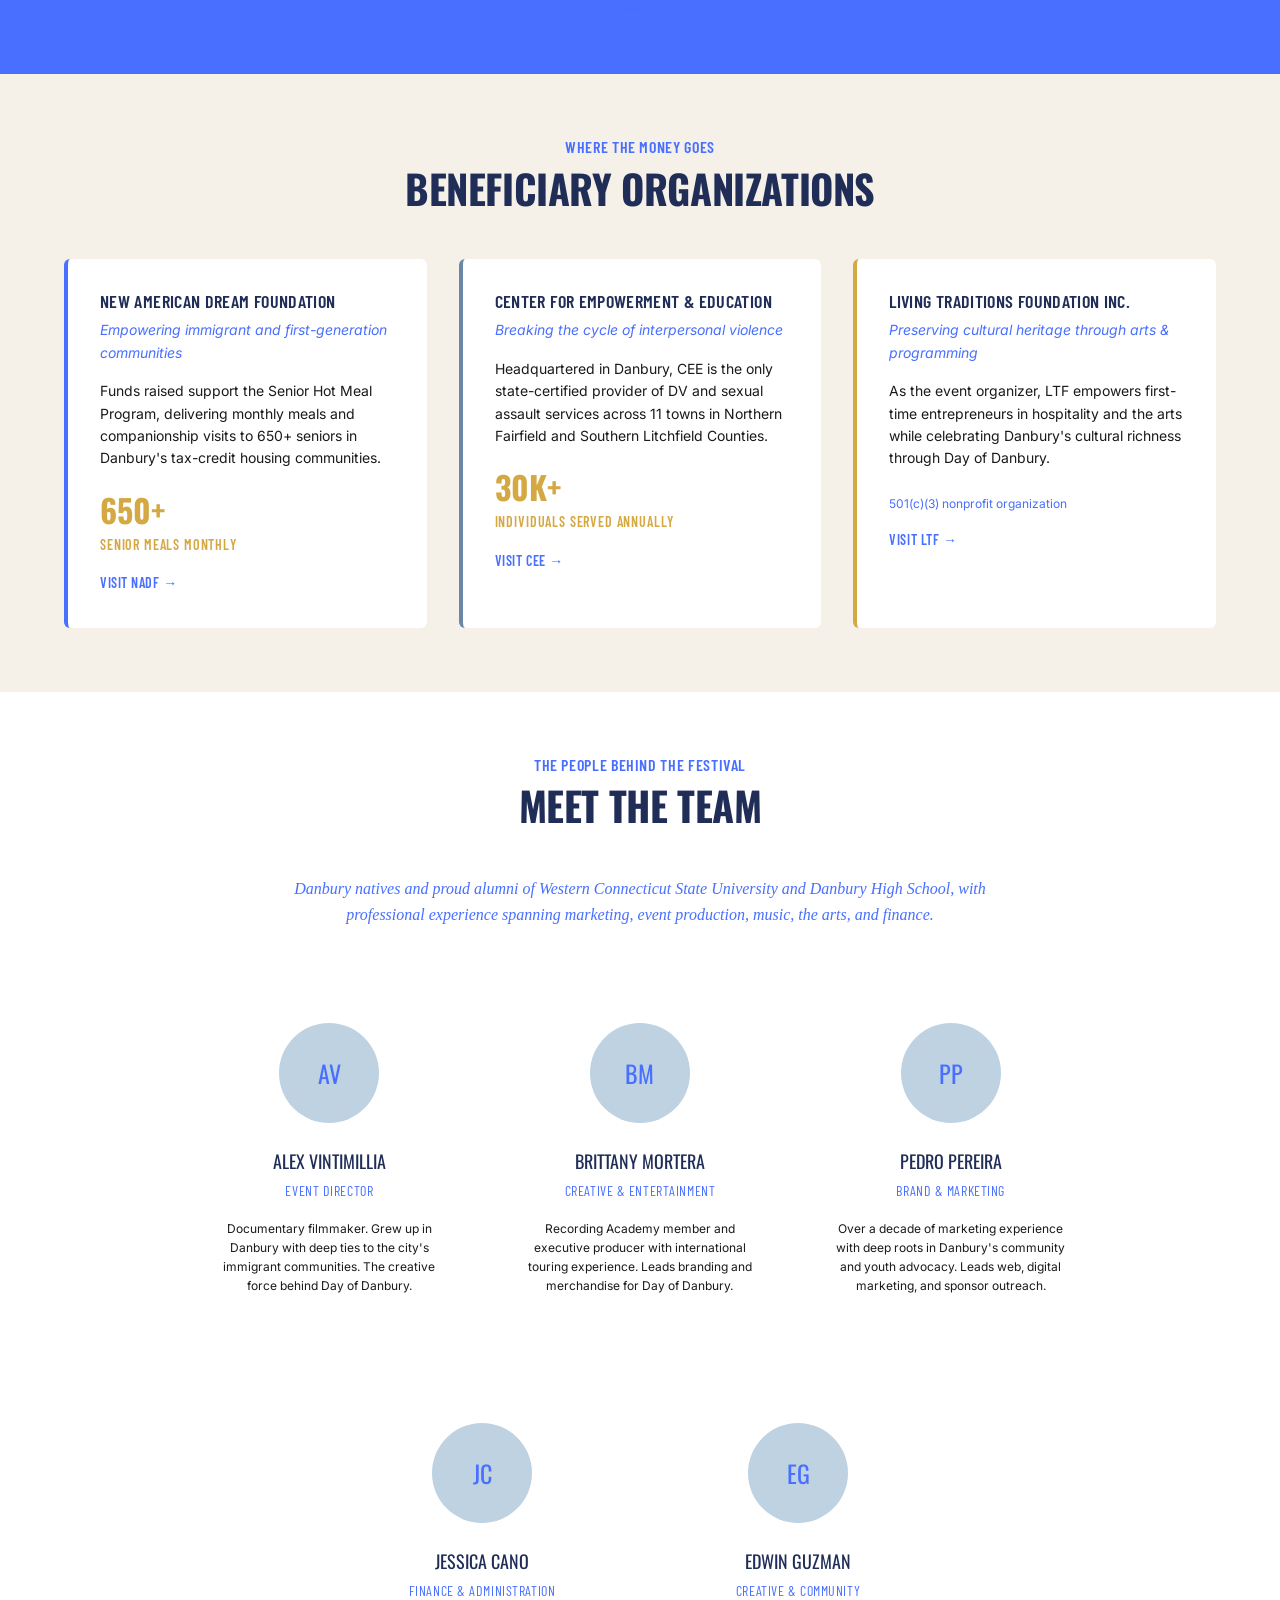
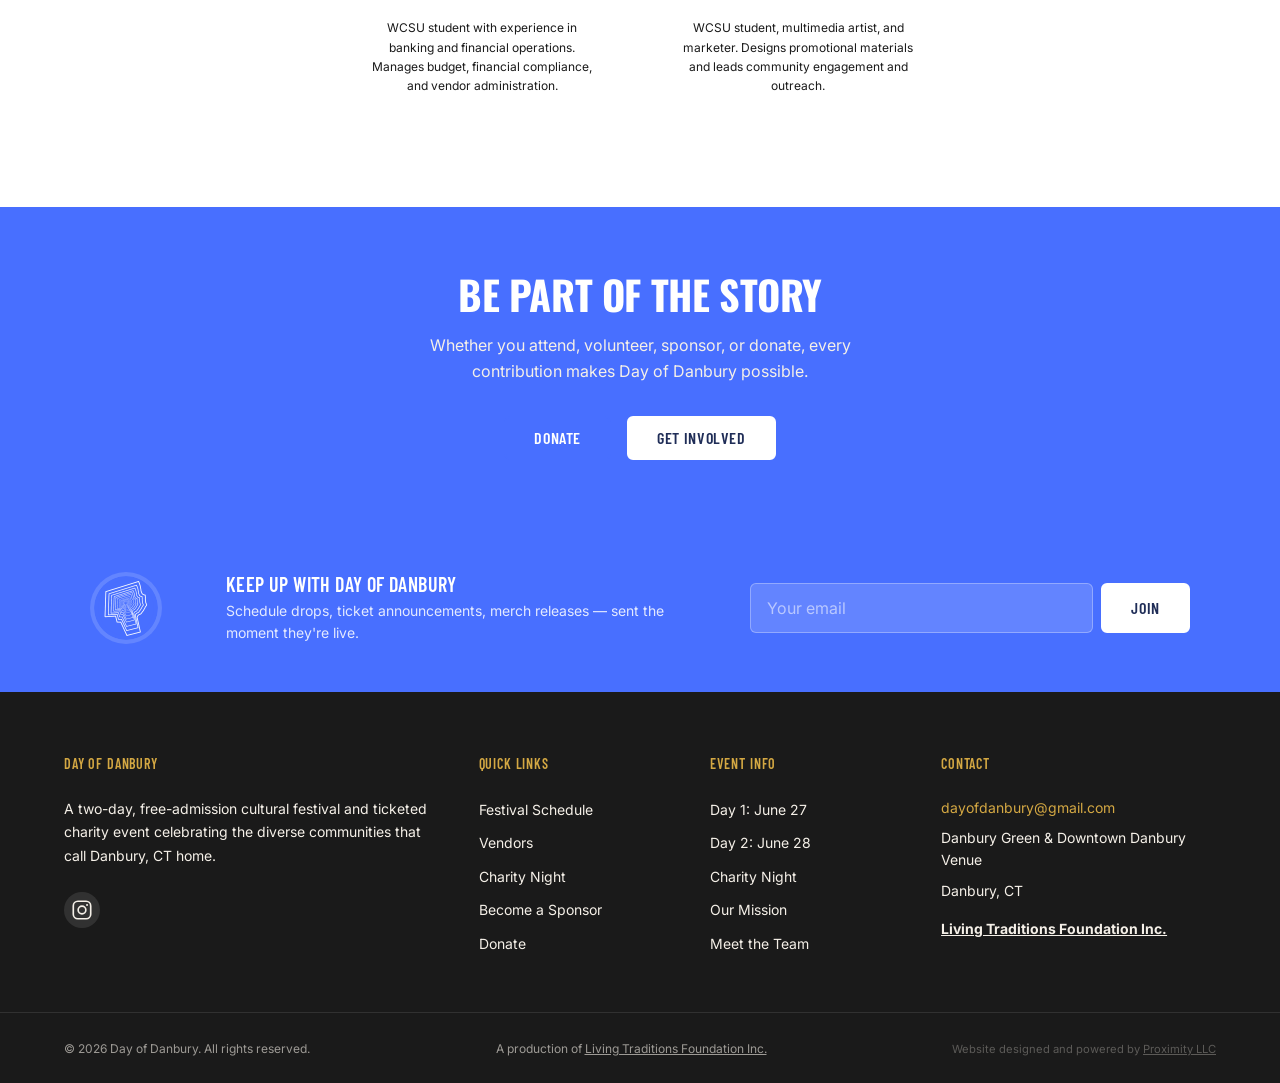
<file: about.html>
<!DOCTYPE html>
<html lang="en">
<head>
  <meta charset="UTF-8">
  <meta name="viewport" content="width=device-width, initial-scale=1.0">
  <title>About | Day of Danbury | Our Mission & Team</title>
  <meta name="description" content="Learn about Day of Danbury, our mission to celebrate Danbury's cultural diversity, and the team and partners making it happen.">
  <meta property="og:title" content="About | Day of Danbury | Our Mission & Team">
  <meta property="og:description" content="Our mission: celebrate Danbury's cultural diversity and strengthen our community through a two-day festival and charity benefit.">
  <meta property="og:type" content="website">
  <meta property="og:url" content="https://dayofdanbury.com/about.html">
  <meta property="og:image" content="https://dodfest.github.io/dod-website-proximityllc/assets/stills/kids-cultural-dance.jpg">
  <meta name="twitter:card" content="summary_large_image">
  <meta name="twitter:image" content="https://dodfest.github.io/dod-website-proximityllc/assets/stills/kids-cultural-dance.jpg">
  <link rel="canonical" href="https://dayofdanbury.com/about.html">
  <link rel="icon" type="image/png" sizes="32x32" href="assets/favicon/favicon-32.png">
  <link rel="icon" type="image/png" sizes="16x16" href="assets/favicon/favicon-16.png">
  <link rel="apple-touch-icon" sizes="180x180" href="assets/favicon/apple-touch-icon.png">
  <link rel="manifest" href="site.webmanifest">
  <meta name="theme-color" content="#486FFF">
  <link rel="stylesheet" href="css/variables.css">
  <link rel="stylesheet" href="css/reset.css">
  <link rel="stylesheet" href="css/typography.css">
  <link rel="stylesheet" href="css/layout.css">
  <link rel="stylesheet" href="css/components.css">
  <link rel="stylesheet" href="css/header.css?v=2">
  <link rel="stylesheet" href="css/footer.css">
  <link rel="stylesheet" href="css/theme-blue.css">
</head>
<body data-page="about">
  <div id="site-header"></div>

  <main id="main-content">

    <section class="hero hero--half" style="background: linear-gradient(135deg, #16224a 0%, #2D55E8 55%, #486FFF 100%);">
      <div class="hero__content">
        <span class="hero__badge">Our Story</span>
        <h1 class="hero__title">About Day of Danbury</h1>
        <p class="hero__text">A celebration of culture, community, and the diverse neighborhoods that make Danbury home.</p>
      </div>
    </section>

    <!-- Mission -->
    <section class="section panel--cream">
      <div class="container">
        <div class="grid grid--2" style="align-items: center; gap: var(--space-3xl);">
          <div class="reveal">
            <p class="text-accent" style="font-size: var(--text-2xl); color: var(--color-dark-olive); line-height: 1.5; margin-bottom: var(--space-xl);">"An invitation to invest in community, to celebrate together and give together."</p>
            <hr class="divider divider--gold" style="width: 60px; margin: var(--space-xl) 0;">
          </div>
          <div class="reveal" data-delay="0.15s">
            <h2 class="mb-lg">Our Mission</h2>
            <p class="lead">Day of Danbury is a two-day, free-admission cultural festival and ticketed formal charity event celebrating the diverse communities that call Danbury, CT home.</p>
            <p>All net proceeds go directly to three local nonprofits working to strengthen Danbury's communities. We believe in the power of food, music, art, and storytelling to bring people together across cultures and generations.</p>
            <p>Day of Danbury is one of a kind. Inspired by the spirit of past gatherings on the Danbury Green and shaped with guidance from city leadership, this event was built from scratch to reflect the full depth of who we are as a city and everything Danbury has to offer. We hope it introduces something new to someone of every age and shows the world that Danbury is one of the best cities there is.</p>
          </div>
        </div>
      </div>
    </section>

    <!-- What to Expect -->
    <section class="section panel--white">
      <div class="container">
        <h2 class="text-center mb-2xl reveal">What to Expect</h2>
        <div class="grid grid--3">
          <div class="card card--accent-sage reveal" data-delay="0s">
            <div class="card__icon" style="font-size: 2rem; margin-bottom: var(--space-md); color: var(--color-sage);">&#9835;</div>
            <h3 class="card__title">Free Festival</h3>
            <p class="card__text">Two days of live music, cultural performances, food vendors, artisan goods, and family-friendly activities on CityCenter Danbury Green. Free admission for everyone.</p>
            <a href="schedule.html" class="card__link">See the Schedule &rarr;</a>
          </div>

          <div class="card card--accent-gold reveal" data-delay="0.15s">
            <div class="card__icon" style="font-size: 2rem; margin-bottom: var(--space-md); color: var(--color-gold);">&#9733;</div>
            <h3 class="card__title">Charity Night</h3>
            <p class="card__text">A ticketed evening at The Palace Theatre featuring live performances, a documentary premiere, red carpet arrival, and VIP reception for 389 guests.</p>
            <a href="charity-night.html" class="card__link">Get Tickets &rarr;</a>
          </div>

          <div class="card card--accent-red reveal" data-delay="0.3s">
            <div class="card__icon" style="font-size: 2rem; margin-bottom: var(--space-md); color: var(--color-cta-red);">&#10084;</div>
            <h3 class="card__title">Support Nonprofits</h3>
            <p class="card__text">Every dollar supports three local organizations serving Danbury's most vulnerable populations through senior meals, crisis intervention, and cultural preservation.</p>
            <a href="donate.html" class="card__link">Donate Now &rarr;</a>
          </div>
        </div>
      </div>
    </section>

    <!-- Why Danbury -->
    <section class="panel--dark section">
      <div class="container">
        <div class="grid grid--2" style="align-items: center; gap: var(--space-3xl);">
          <div class="reveal">
            <h4 class="text-gold mb-sm">Our City</h4>
            <h2 class="text-white mb-lg">Why Danbury</h2>
            <p class="text-cream lead">Known as "Hat City" since the 1800s, Danbury has always been a place where people come to build something. Today, it's one of the most culturally rich small cities in America.</p>
            <p class="text-cream">Founded in 1685 and home to Western Connecticut State University, Danbury has evolved from the hat capital of the world into a thriving multicultural community where Brazilian, Mexican, Ecuadorian, Portuguese, Lebanese, Indian, Dominican, Filipino, Jamaican, Haitian, Colombian, Guatemalan, Irish, Italian, Polish, German, and many more families live side by side.</p>
            <p class="text-cream" style="font-family: var(--font-accent); font-style: italic; margin-top: var(--space-lg);">"Restituimus." We have restored. The motto on Danbury's city seal, and the spirit behind Day of Danbury.</p>
          </div>
          <div class="reveal" data-delay="0.15s">
            <div class="grid grid--2" style="gap: var(--space-lg);">
              <div class="stat">
                <div class="stat__number" style="font-size: var(--text-3xl);">7th</div>
                <div class="stat__label">Most Diverse City<br>in the United States</div>
              </div>
              <div class="stat">
                <div class="stat__number" style="font-size: var(--text-3xl);">35%</div>
                <div class="stat__label">Foreign-Born<br>Population</div>
              </div>
              <div class="stat">
                <div class="stat__number" style="font-size: var(--text-3xl);">43</div>
                <div class="stat__label">Countries Represented<br>in Danbury Schools</div>
              </div>
              <div class="stat">
                <div class="stat__number" style="font-size: var(--text-3xl);">47</div>
                <div class="stat__label">Languages Spoken<br>in Our Community</div>
              </div>
            </div>
            <p style="font-size: var(--text-xs); color: rgba(245,240,232,0.55); margin-top: var(--space-lg); font-style: italic; line-height: 1.6;">
              Sources: Diversity ranking according to <a href="https://wallethub.com/edu/most-diverse-cities/10264" target="_blank" rel="noopener" style="color: var(--color-gold); text-decoration: underline;">WalletHub's Most Diverse Cities in America</a>. Demographic data from the <a href="https://data.census.gov/profile/Danbury_city,_Connecticut" target="_blank" rel="noopener" style="color: var(--color-gold); text-decoration: underline;">U.S. Census Bureau</a>. Countries and languages reported by <a href="https://www.danbury.k12.ct.us/" target="_blank" rel="noopener" style="color: var(--color-gold); text-decoration: underline;">Danbury Public Schools</a>.
            </p>
          </div>
        </div>
      </div>
    </section>

    <!-- Partners -->
    <section class="section panel--cream">
      <div class="container text-center">
        <h4 class="mb-sm reveal">With the Support of</h4>
        <h2 class="mb-sm reveal">Our Partners</h2>
        <p class="lead mb-2xl reveal" style="max-width: 600px; margin-left: auto; margin-right: auto;">These organizations were among the first to believe in Day of Danbury and help bring it to life. Thank you to:</p>
        <div class="grid grid--2" style="max-width: 800px; margin: 0 auto; gap: var(--space-lg);">
          <a href="sponsors.html" class="card reveal" style="padding: var(--space-xl); text-align: center; text-decoration: none; color: inherit;">
            <div style="font-family: var(--font-headline); font-size: var(--text-lg); color: var(--color-dark-olive); margin-bottom: var(--space-sm);">CityCenter Danbury</div>
            <div style="font-size: var(--text-xs); color: var(--color-sage);">Learn more &rarr;</div>
          </a>
          <a href="sponsors.html" class="card reveal" data-delay="0.1s" style="padding: var(--space-xl); text-align: center; text-decoration: none; color: inherit;">
            <div style="font-family: var(--font-headline); font-size: var(--text-lg); color: var(--color-dark-olive); margin-bottom: var(--space-sm);">Danbury Cultural Commission</div>
            <div style="font-size: var(--text-xs); color: var(--color-sage);">Learn more &rarr;</div>
          </a>
          <a href="sponsors.html" class="card reveal" data-delay="0.2s" style="padding: var(--space-xl); text-align: center; text-decoration: none; color: inherit;">
            <div style="font-family: var(--font-headline); font-size: var(--text-lg); color: var(--color-dark-olive); margin-bottom: var(--space-sm);">Cultural Alliance of Western CT</div>
            <div style="font-size: var(--text-xs); color: var(--color-sage);">Learn more &rarr;</div>
          </a>
        </div>
      </div>
    </section>

    <!-- Mitosis / Nonprofit Logo Animation -->
    <section class="section panel--blue" style="padding: var(--space-3xl) 0;">
      <div class="container text-center">
        <h4 class="mb-sm reveal" style="color: rgba(255,255,255,0.7);">Tap to Explore</h4>
        <h2 class="mb-sm reveal">Three Missions. One Event.</h2>
        <p class="lead mb-2xl reveal" style="max-width: 600px; margin: 0 auto var(--space-2xl); color: rgba(255,255,255,0.85);">Click the Day of Danbury logo to meet the three nonprofits your ticket, donation, and support go directly to.</p>

        <div class="mitosis-wrapper reveal" id="mitosisWrapper">
          <div class="mitosis-logo-wrap" id="mitosisLogoWrap" onclick="dodSplit()">
            <img src="assets/logo-blue.png" class="mit-logo mit-main" id="mitMain">
            <div class="mit-logo mit-clone mit-clone1 mit-nadf" onclick="event.stopPropagation(); document.getElementById('beneficiaries').scrollIntoView({behavior:'smooth'})" title="New American Dream Foundation"></div>
            <div class="mit-logo mit-clone mit-clone2 mit-cee" onclick="event.stopPropagation(); document.getElementById('beneficiaries').scrollIntoView({behavior:'smooth'})" title="Center for Empowerment & Education"></div>
            <div class="mit-logo mit-clone mit-clone3 mit-ltf" onclick="event.stopPropagation(); document.getElementById('beneficiaries').scrollIntoView({behavior:'smooth'})" title="Living Traditions Foundation Inc."></div>
          </div>
        </div>
      </div>
    </section>

    <style>
      .mitosis-wrapper { position: relative; display: flex; flex-direction: column; align-items: center; }
      .mitosis-logo-wrap { position: relative; width: 180px; height: 180px; cursor: pointer; margin: 0 auto; }
      .mit-logo { width: 100%; height: 100%; position: absolute; top: 50%; left: 50%; transform: translate(-50%, -50%); transition: transform 0.8s ease, opacity 0.8s ease; }
      .mit-main { z-index: 2; }
      .mit-clone { opacity: 0; z-index: 1; pointer-events: none; }
      .mitosis-logo-wrap:not(.active) .mit-main:hover { transform: translate(-50%, -50%) scale(1.08); transition: transform 0.3s ease; }
      .mitosis-logo-wrap.active .mit-main { opacity: 0; pointer-events: none; }
      .mitosis-logo-wrap.active .mit-clone1 { opacity: 1; z-index: 3; transform: translate(calc(-50% - 220px), -50%) scale(1); pointer-events: auto; cursor: pointer; }
      .mitosis-logo-wrap.active .mit-clone2 { opacity: 1; z-index: 3; transform: translate(-50%, -50%) scale(1); pointer-events: auto; cursor: pointer; }
      .mitosis-logo-wrap.active .mit-clone3 { opacity: 1; z-index: 3; transform: translate(calc(-50% + 220px), -50%) scale(1); pointer-events: auto; cursor: pointer; }
      .mitosis-logo-wrap.active .mit-clone1:hover { transform: translate(calc(-50% - 220px), -50%) scale(1.1); transition: transform 0.3s ease; }
      .mitosis-logo-wrap.active .mit-clone2:hover { transform: translate(-50%, -50%) scale(1.1); transition: transform 0.3s ease; }
      .mitosis-logo-wrap.active .mit-clone3:hover { transform: translate(calc(-50% + 220px), -50%) scale(1.1); transition: transform 0.3s ease; }
      .mit-cee  { background: #FFFFFF url('assets/logo-cee-icon.png') no-repeat 46% 50%; background-size: 85%; border-radius: 50%; filter: contrast(1.12) saturate(1.1); image-rendering: -webkit-optimize-contrast; }
      .mit-nadf { background: #FFFFFF url('assets/logo-nadf-icon.png') no-repeat 58% 40%; background-size: cover; border-radius: 50%; }
      .mit-ltf  { background: #F5F0E8 url('assets/logo-ltf-circle.png') no-repeat 38% 78%; background-size: 128%; border-radius: 50%; }
      @media (max-width: 600px) {
        .mitosis-logo-wrap { width: 120px; height: 120px; }
        .mitosis-logo-wrap.active .mit-clone1 { transform: translate(calc(-50% - 140px), -50%) scale(1); }
        .mitosis-logo-wrap.active .mit-clone3 { transform: translate(calc(-50% + 140px), -50%) scale(1); }
        .mitosis-logo-wrap.active .mit-clone1:hover { transform: translate(calc(-50% - 140px), -50%) scale(1.1); }
        .mitosis-logo-wrap.active .mit-clone3:hover { transform: translate(calc(-50% + 140px), -50%) scale(1.1); }
      }
    </style>
    <script>
      function dodSplit() {
        const wrap = document.getElementById('mitosisLogoWrap');
        if (wrap.classList.contains('active')) return;
        wrap.classList.add('active');
      }
    </script>

    <!-- Beneficiaries Detail -->
    <section class="section panel--cream" id="beneficiaries">
      <div class="container">
        <h4 class="text-center mb-sm reveal">Where the Money Goes</h4>
        <h2 class="text-center mb-2xl reveal">Beneficiary Organizations</h2>

        <div class="grid grid--3">
          <div class="card card--left-red reveal">
            <h3 class="card__title text-red">New American Dream Foundation</h3>
            <p class="card__text" style="font-style: italic; color: var(--color-sage); margin-bottom: var(--space-md);">Empowering immigrant and first-generation communities</p>
            <p class="card__text">Funds raised support the Senior Hot Meal Program, delivering monthly meals and companionship visits to 650+ seniors in Danbury's tax-credit housing communities.</p>
            <div class="mt-lg">
              <div class="stat__number" style="font-size: var(--text-3xl); text-align: left;">650+</div>
              <div class="label text-gold">Senior Meals Monthly</div>
            </div>
            <a href="https://www.thenewamericandreamfoundation.org/" target="_blank" rel="noopener" class="card__link mt-md">Visit NADF &rarr;</a>
          </div>

          <div class="card card--left-steel reveal" data-delay="0.15s">
            <h3 class="card__title text-steel">Center for Empowerment & Education</h3>
            <p class="card__text" style="font-style: italic; color: var(--color-sage); margin-bottom: var(--space-md);">Breaking the cycle of interpersonal violence</p>
            <p class="card__text">Headquartered in Danbury, CEE is the only state-certified provider of DV and sexual assault services across 11 towns in Northern Fairfield and Southern Litchfield Counties.</p>
            <div class="mt-lg">
              <div class="stat__number" style="font-size: var(--text-3xl); text-align: left;">30K+</div>
              <div class="label text-gold">Individuals Served Annually</div>
            </div>
            <a href="https://thecenterct.org/who-we-are/" target="_blank" rel="noopener" class="card__link mt-md">Visit CEE &rarr;</a>
          </div>

          <div class="card card--left-gold reveal" data-delay="0.3s">
            <h3 class="card__title text-gold">Living Traditions Foundation Inc.</h3>
            <p class="card__text" style="font-style: italic; color: var(--color-sage); margin-bottom: var(--space-md);">Preserving cultural heritage through arts & programming</p>
            <p class="card__text">As the event organizer, LTF empowers first-time entrepreneurs in hospitality and the arts while celebrating Danbury's cultural richness through Day of Danbury.</p>
            <div class="mt-lg" style="font-size: var(--text-xs); color: var(--color-sage);">501(c)(3) nonprofit organization</div>
            <a href="https://livingtraditionsfoundation.lovable.app/index.html" target="_blank" rel="noopener" class="card__link mt-md">Visit LTF &rarr;</a>
          </div>
        </div>
      </div>
    </section>

    <!-- Team -->
    <section class="section panel--white" id="team">
      <div class="container">
        <h4 class="text-center mb-sm reveal">The People Behind the Festival</h4>
        <h2 class="text-center mb-2xl reveal">Meet the Team</h2>
        <p class="text-center mb-2xl reveal" style="max-width: 700px; margin-left: auto; margin-right: auto; font-family: var(--font-accent); font-style: italic; color: var(--color-sage);">Danbury natives and proud alumni of Western Connecticut State University and Danbury High School, with professional experience spanning marketing, event production, music, the arts, and finance.</p>
        <div class="grid grid--3" style="max-width: 900px; margin: 0 auto;">
          <div class="card card--team reveal" data-delay="0s">
            <div class="card__avatar">AV</div>
            <div class="card__name">Alex Vintimillia</div>
            <div class="card__role">Event Director</div>
            <p class="card__text mt-md" style="font-size: var(--text-xs); text-align: center;">Documentary filmmaker. Grew up in Danbury with deep ties to the city's immigrant communities. The creative force behind Day of Danbury.</p>
          </div>
          <div class="card card--team reveal" data-delay="0.1s">
            <div class="card__avatar">BM</div>
            <div class="card__name">Brittany Mortera</div>
            <div class="card__role">Creative &amp; Entertainment</div>
            <p class="card__text mt-md" style="font-size: var(--text-xs); text-align: center;">Recording Academy member and executive producer with international touring experience. Leads branding and merchandise for Day of Danbury.</p>
          </div>
          <div class="card card--team reveal" data-delay="0.2s">
            <div class="card__avatar">PP</div>
            <div class="card__name">Pedro Pereira</div>
            <div class="card__role">Brand &amp; Marketing</div>
            <p class="card__text mt-md" style="font-size: var(--text-xs); text-align: center;">Over a decade of marketing experience with deep roots in Danbury's community and youth advocacy. Leads web, digital marketing, and sponsor outreach.</p>
          </div>
        </div>
        <div class="grid grid--2" style="max-width: 600px; margin: var(--space-xl) auto 0;">
          <div class="card card--team reveal" data-delay="0.3s">
            <div class="card__avatar">JC</div>
            <div class="card__name">Jessica Cano</div>
            <div class="card__role">Finance &amp; Administration</div>
            <p class="card__text mt-md" style="font-size: var(--text-xs); text-align: center;">WCSU student with experience in banking and financial operations. Manages budget, financial compliance, and vendor administration.</p>
          </div>
          <div class="card card--team reveal" data-delay="0.4s">
            <div class="card__avatar">EG</div>
            <div class="card__name">Edwin Guzman</div>
            <div class="card__role">Creative &amp; Community</div>
            <p class="card__text mt-md" style="font-size: var(--text-xs); text-align: center;">WCSU student, multimedia artist, and marketer. Designs promotional materials and leads community engagement and outreach.</p>
          </div>
        </div>
      </div>
    </section>

    <!-- CTA -->
    <section class="panel--sage section">
      <div class="container text-center">
        <h2 class="text-white mb-md reveal">Be Part of the Story</h2>
        <p class="text-cream mb-xl reveal" style="max-width: 500px; margin-left: auto; margin-right: auto;">Whether you attend, volunteer, sponsor, or donate, every contribution makes Day of Danbury possible.</p>
        <div style="display: flex; gap: var(--space-md); justify-content: center; flex-wrap: wrap;" class="reveal">
          <a href="donate.html" class="btn btn--primary">Donate</a>
          <a href="contact.html" class="btn btn--white">Get Involved</a>
        </div>
      </div>
    </section>

  </main>

  <div id="site-footer"></div>
  <script src="js/components.js?v=3"></script>
  <script src="js/main.js"></script>
  <script src="js/animations.js"></script>
</body>
</html>
</file>
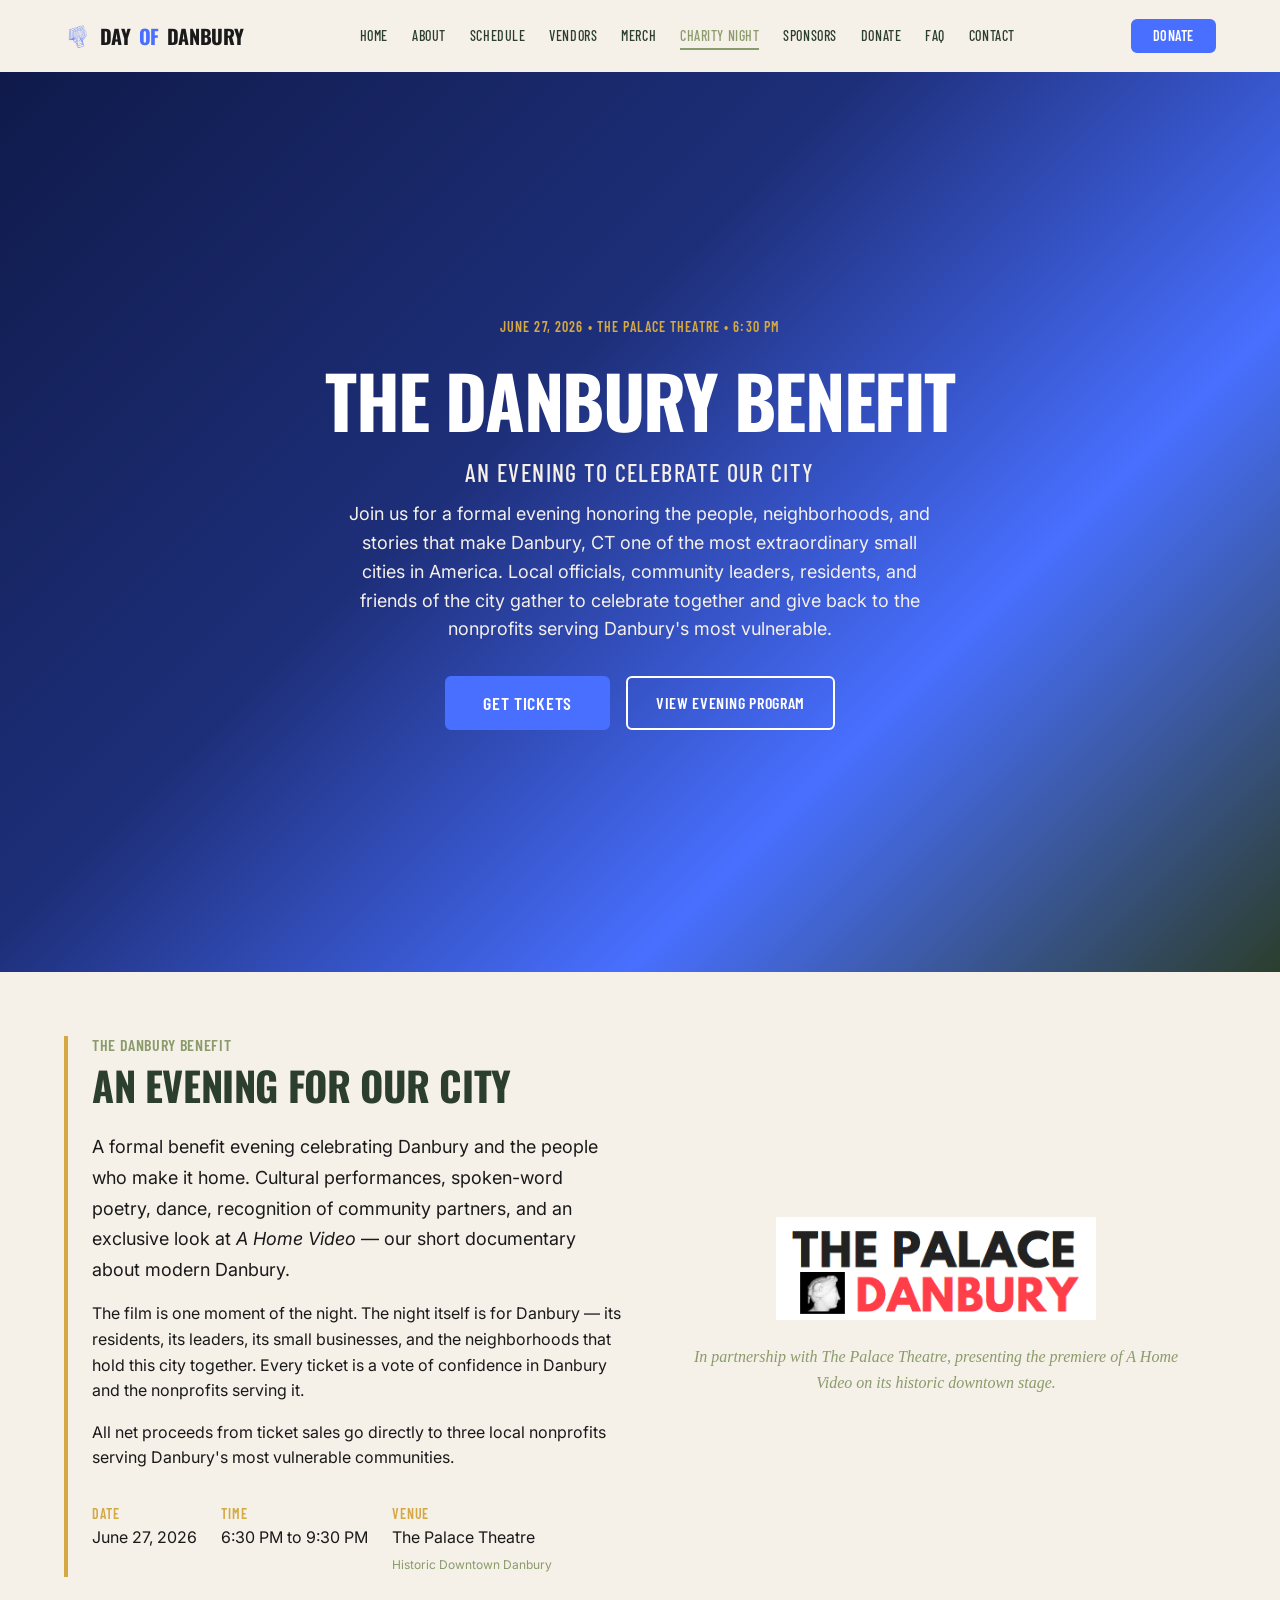
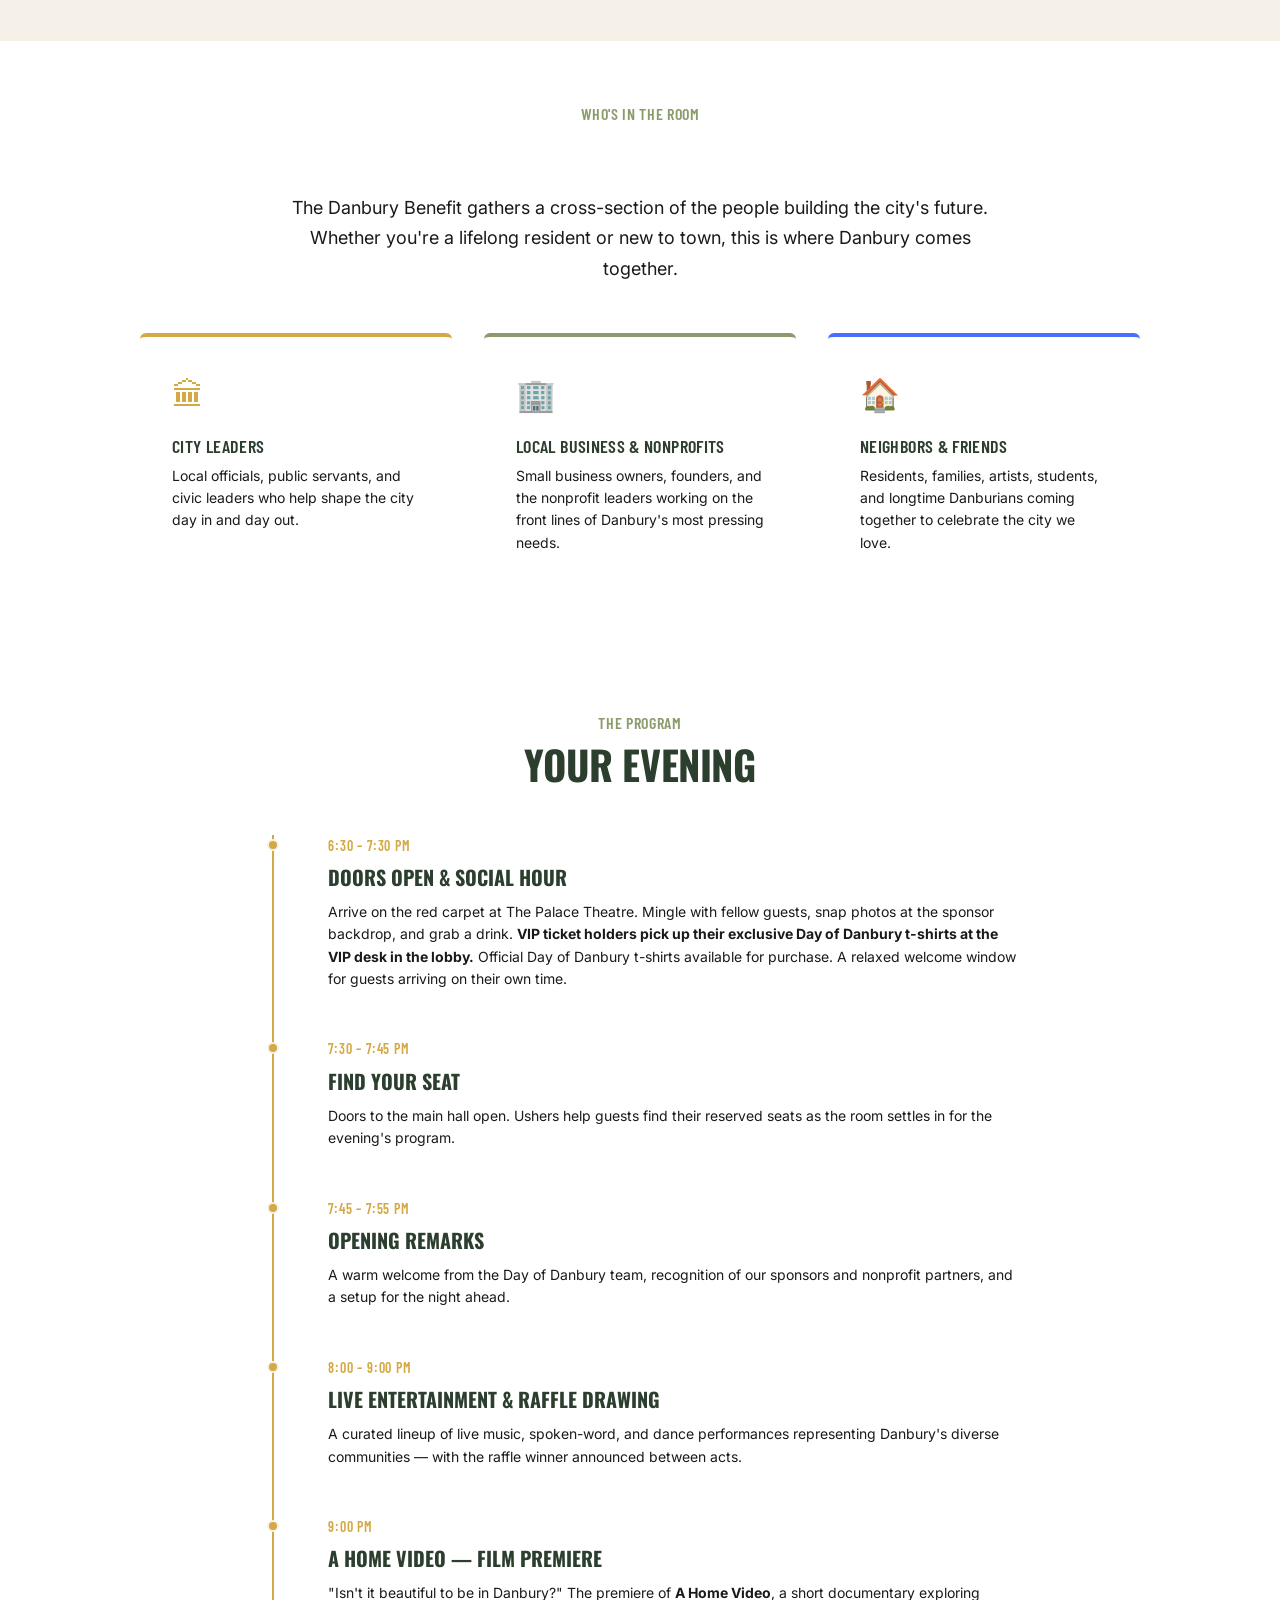
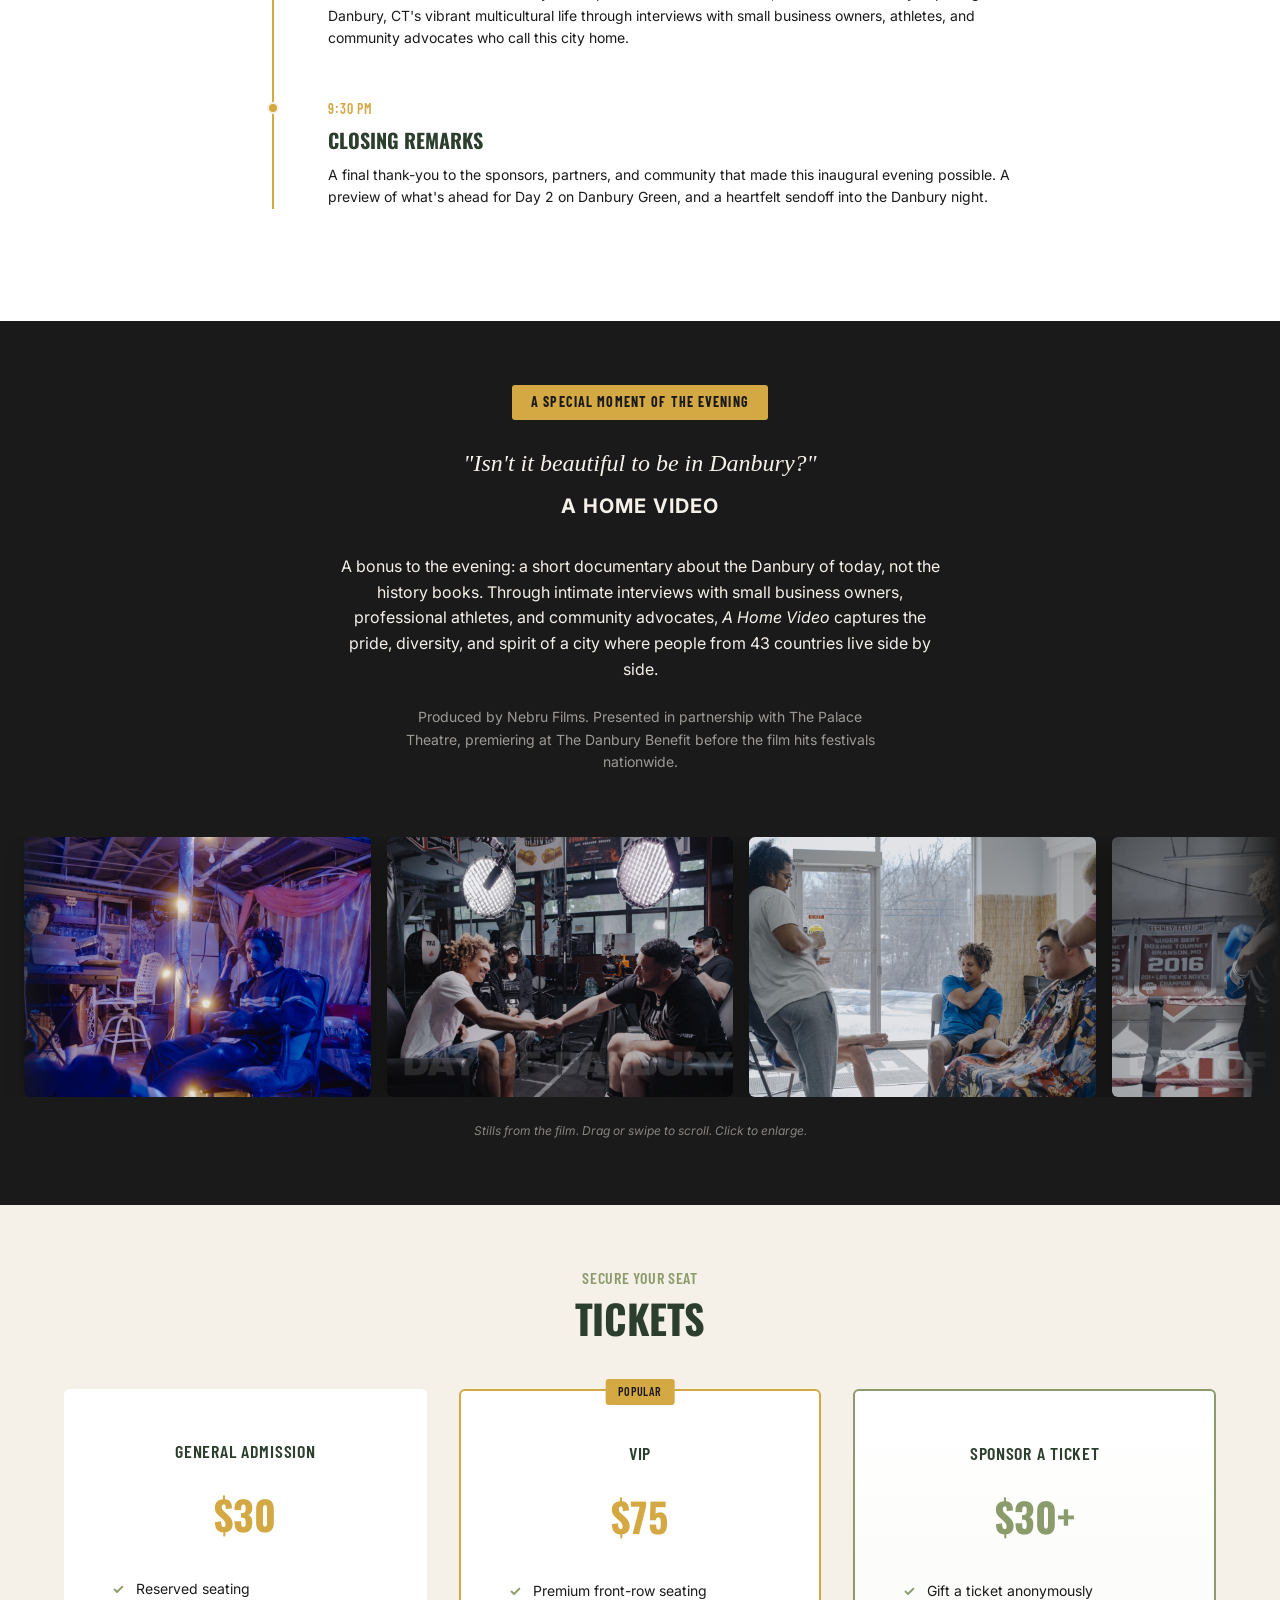
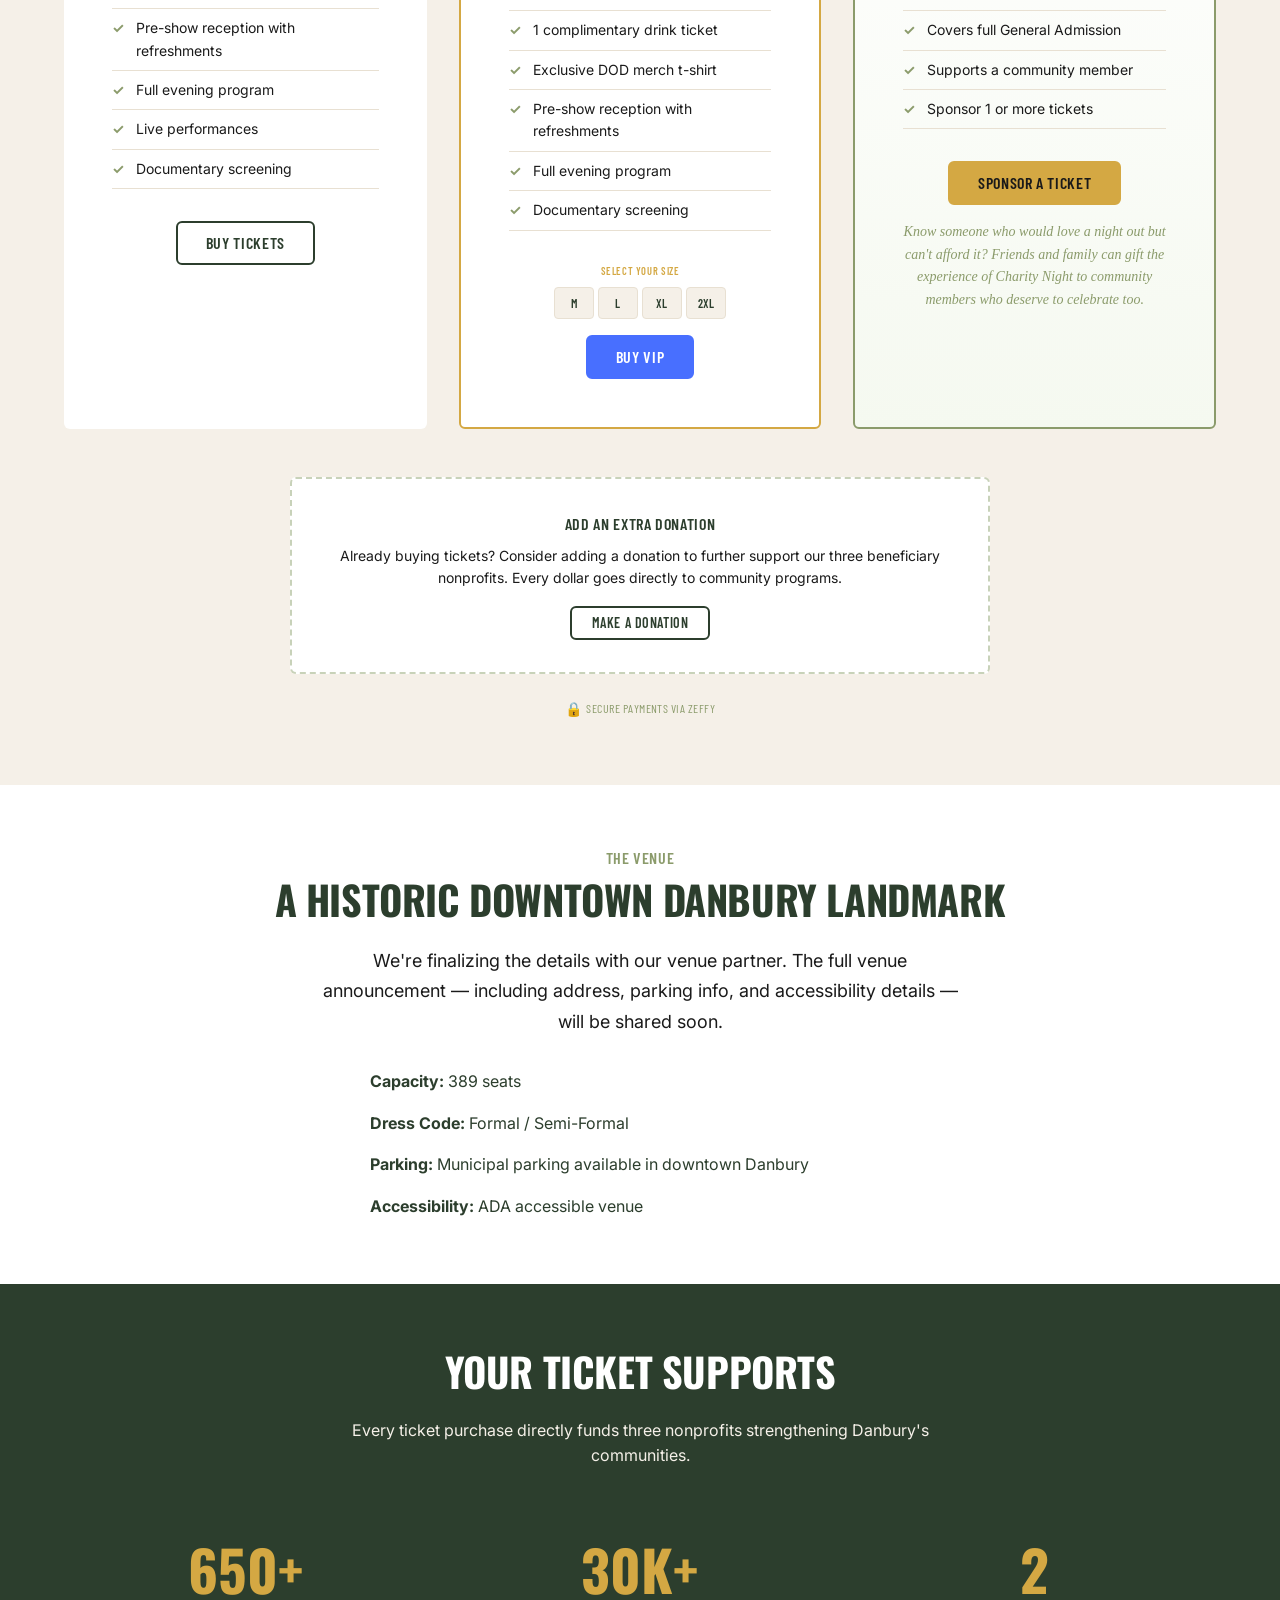
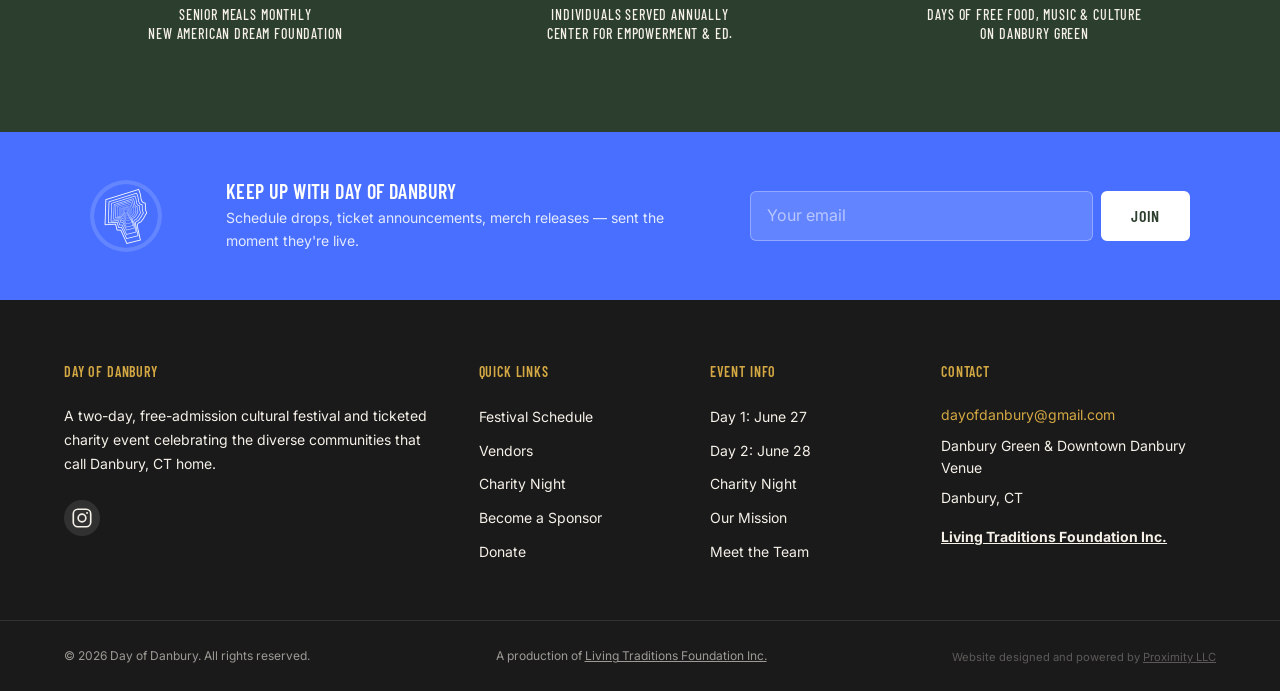
<file: charity-night.html>
<!DOCTYPE html>
<html lang="en">
<head>
  <meta charset="UTF-8">
  <meta name="viewport" content="width=device-width, initial-scale=1.0">
  <title>The Danbury Benefit | Day of Danbury | June 27, 2026</title>
  <meta name="description" content="The Danbury Benefit is a formal evening on June 27, 2026 honoring the people, neighborhoods, and stories that make Danbury, CT extraordinary. Cultural performances, recognition of community partners, and a screening of A Home Video.">
  <meta property="og:title" content="The Danbury Benefit | Day of Danbury | June 27, 2026">
  <meta property="og:description" content="A formal benefit evening celebrating Danbury and the people who make it home. Local officials, community leaders, residents, and friends of the city gathering together.">
  <meta property="og:type" content="event">
  <meta property="og:url" content="https://dayofdanbury.com/charity-night.html">
  <meta property="og:image" content="https://dodfest.github.io/dod-website-proximityllc/assets/stills/kids-cultural-dance.jpg">
  <meta name="twitter:card" content="summary_large_image">
  <meta name="twitter:title" content="The Danbury Benefit | Day of Danbury | June 27, 2026">
  <meta name="twitter:description" content="A formal benefit evening celebrating Danbury. June 27, 2026 at The Palace Theatre.">
  <meta name="twitter:image" content="https://dodfest.github.io/dod-website-proximityllc/assets/stills/kids-cultural-dance.jpg">
  <link rel="canonical" href="https://dayofdanbury.com/charity-night.html">
  <script type="application/ld+json">
  {
    "@context": "https://schema.org",
    "@type": "TheaterEvent",
    "name": "The Danbury Benefit",
    "description": "A formal benefit evening on June 27, 2026 celebrating Danbury, CT. Local officials, community leaders, residents, and friends of the city gather for cultural performances, recognition of community partners, and a screening of A Home Video.",
    "startDate": "2026-06-27T18:30:00-04:00",
    "endDate": "2026-06-27T21:30:00-04:00",
    "eventStatus": "https://schema.org/EventScheduled",
    "eventAttendanceMode": "https://schema.org/OfflineEventAttendanceMode",
    "location": {
      "@type": "Place",
      "name": "The Palace Theatre",
      "address": {
        "@type": "PostalAddress",
        "addressLocality": "Danbury",
        "addressRegion": "CT",
        "postalCode": "06810",
        "addressCountry": "US"
      }
    },
    "organizer": {
      "@type": "Organization",
      "name": "Living Traditions Foundation Inc.",
      "url": "https://dayofdanbury.com"
    },
    "offers": [
      {
        "@type": "Offer",
        "name": "General Admission",
        "price": "30",
        "priceCurrency": "USD",
        "availability": "https://schema.org/InStock",
        "url": "https://www.zeffy.com/en-US/ticketing/day-of-danbury-charity-night-at-the-palace-theatre"
      },
      {
        "@type": "Offer",
        "name": "VIP",
        "price": "75",
        "priceCurrency": "USD",
        "availability": "https://schema.org/InStock",
        "url": "https://www.zeffy.com/en-US/ticketing/day-of-danbury-charity-night-at-the-palace-theatre"
      }
    ]
  }
  </script>
  <link rel="icon" type="image/png" sizes="32x32" href="assets/favicon/favicon-32.png">
  <link rel="icon" type="image/png" sizes="16x16" href="assets/favicon/favicon-16.png">
  <link rel="apple-touch-icon" sizes="180x180" href="assets/favicon/apple-touch-icon.png">
  <link rel="manifest" href="site.webmanifest">
  <meta name="theme-color" content="#486FFF">
  <link rel="stylesheet" href="css/variables.css">
  <link rel="stylesheet" href="css/reset.css">
  <link rel="stylesheet" href="css/typography.css">
  <link rel="stylesheet" href="css/layout.css">
  <link rel="stylesheet" href="css/components.css">
  <link rel="stylesheet" href="css/header.css?v=2">
  <link rel="stylesheet" href="css/footer.css">
  <link rel="stylesheet" href="css/pages/charity-night.css">
</head>
<body data-page="charity-night">
  <div id="site-header"></div>

  <main id="main-content">

    <!-- Hero -->
    <section class="hero hero--full charity-hero">
      <div class="hero__content">
        <span class="hero__badge">June 27, 2026 &bull; The Palace Theatre &bull; 6:30 PM</span>
        <h1 class="hero__title">The Danbury Benefit</h1>
        <p class="hero__subtitle">An Evening to Celebrate Our City</p>
        <p class="hero__text">Join us for a formal evening honoring the people, neighborhoods, and stories that make Danbury, CT one of the most extraordinary small cities in America. Local officials, community leaders, residents, and friends of the city gather to celebrate together and give back to the nonprofits serving Danbury's most vulnerable.</p>
        <div class="hero__actions">
          <a href="#tickets" class="btn btn--primary btn--lg">Get Tickets</a>
          <a href="#evening" class="btn btn--outline-white">View Evening Program</a>
        </div>
      </div>
    </section>

    <!-- Event Overview -->
    <section class="section panel--cream">
      <div class="container">
        <div class="grid grid--2" style="align-items: center;">
          <div class="accent-bar accent-bar--gold reveal">
            <h4 class="mb-sm">The Danbury Benefit</h4>
            <h2 class="mb-lg">An Evening for Our City</h2>
            <p class="lead">A formal benefit evening celebrating Danbury and the people who make it home. Cultural performances, spoken-word poetry, dance, recognition of community partners, and an exclusive look at <em>A Home Video</em> — our short documentary about modern Danbury.</p>
            <p>The film is one moment of the night. The night itself is for Danbury — its residents, its leaders, its small businesses, and the neighborhoods that hold this city together. Every ticket is a vote of confidence in Danbury and the nonprofits serving it.</p>
            <p>All net proceeds from ticket sales go directly to three local nonprofits serving Danbury's most vulnerable communities.</p>
            <div class="flex flex--gap-lg mt-xl">
              <div>
                <div class="label text-gold">Date</div>
                <p style="margin:0;">June 27, 2026</p>
              </div>
              <div>
                <div class="label text-gold">Time</div>
                <p style="margin:0;">6:30 PM to 9:30 PM</p>
              </div>
              <div>
                <div class="label text-gold">Venue</div>
                <p style="margin:0;">The Palace Theatre<br><span style="font-size: var(--text-xs); color: var(--color-sage);">Historic Downtown Danbury</span></p>
              </div>
            </div>
          </div>
          <div class="reveal" data-delay="0.2s" style="text-align: center; padding: var(--space-xl);">
            <img src="assets/logo-palace.png" alt="The Palace Theatre, Danbury — our presenting partner" loading="lazy" style="max-width: 320px; width: 100%; height: auto; margin: 0 auto var(--space-lg);">
            <p style="font-family: var(--font-accent); font-style: italic; color: var(--color-sage); font-size: var(--text-base); margin: 0;">In partnership with The Palace Theatre, presenting the premiere of <em>A Home Video</em> on its historic downtown stage.</p>
          </div>
        </div>
      </div>
    </section>

    <!-- Who You'll Meet -->
    <section class="section panel--white">
      <div class="container">
        <h4 class="text-center mb-sm reveal">Who's in the Room</h4>
        <h2 class="text-center mb-md reveal">An Evening for All of Danbury</h2>
        <p class="text-center lead mb-2xl reveal" style="max-width: 700px; margin-left: auto; margin-right: auto;">The Danbury Benefit gathers a cross-section of the people building the city's future. Whether you're a lifelong resident or new to town, this is where Danbury comes together.</p>
        <div class="grid grid--3" style="max-width: 1000px; margin: 0 auto;">
          <div class="card card--accent-gold reveal" data-delay="0s">
            <div class="card__icon" style="font-size: 2rem; margin-bottom: var(--space-md); color: var(--color-gold);">&#127963;</div>
            <h3 class="card__title">City Leaders</h3>
            <p class="card__text">Local officials, public servants, and civic leaders who help shape the city day in and day out.</p>
          </div>
          <div class="card card--accent-sage reveal" data-delay="0.15s">
            <div class="card__icon" style="font-size: 2rem; margin-bottom: var(--space-md); color: var(--color-sage);">&#127970;</div>
            <h3 class="card__title">Local Business &amp; Nonprofits</h3>
            <p class="card__text">Small business owners, founders, and the nonprofit leaders working on the front lines of Danbury's most pressing needs.</p>
          </div>
          <div class="card card--accent-red reveal" data-delay="0.3s">
            <div class="card__icon" style="font-size: 2rem; margin-bottom: var(--space-md); color: var(--color-cta-red);">&#127968;</div>
            <h3 class="card__title">Neighbors &amp; Friends</h3>
            <p class="card__text">Residents, families, artists, students, and longtime Danburians coming together to celebrate the city we love.</p>
          </div>
        </div>
      </div>
    </section>

    <!-- Evening Program -->
    <section class="section panel--white" id="evening">
      <div class="container container--narrow">
        <h4 class="text-center mb-sm reveal">The Program</h4>
        <h2 class="text-center mb-2xl reveal">Your Evening</h2>

        <div class="evening-timeline reveal">
          <div class="timeline-item">
            <div class="timeline-item__time">6:30 &ndash; 7:30 PM</div>
            <div class="timeline-item__title">Doors Open &amp; Social Hour</div>
            <p class="timeline-item__desc">Arrive on the red carpet at The Palace Theatre. Mingle with fellow guests, snap photos at the sponsor backdrop, and grab a drink. <strong>VIP ticket holders pick up their exclusive Day of Danbury t-shirts at the VIP desk in the lobby.</strong> Official Day of Danbury t-shirts available for purchase. A relaxed welcome window for guests arriving on their own time.</p>
          </div>

          <div class="timeline-item">
            <div class="timeline-item__time">7:30 &ndash; 7:45 PM</div>
            <div class="timeline-item__title">Find Your Seat</div>
            <p class="timeline-item__desc">Doors to the main hall open. Ushers help guests find their reserved seats as the room settles in for the evening's program.</p>
          </div>

          <div class="timeline-item">
            <div class="timeline-item__time">7:45 &ndash; 7:55 PM</div>
            <div class="timeline-item__title">Opening Remarks</div>
            <p class="timeline-item__desc">A warm welcome from the Day of Danbury team, recognition of our sponsors and nonprofit partners, and a setup for the night ahead.</p>
          </div>

          <div class="timeline-item">
            <div class="timeline-item__time">8:00 &ndash; 9:00 PM</div>
            <div class="timeline-item__title">Live Entertainment &amp; Raffle Drawing</div>
            <p class="timeline-item__desc">A curated lineup of live music, spoken-word, and dance performances representing Danbury's diverse communities &mdash; with the raffle winner announced between acts.</p>
          </div>

          <div class="timeline-item">
            <div class="timeline-item__time">9:00 PM</div>
            <div class="timeline-item__title">A Home Video &mdash; Film Premiere</div>
            <p class="timeline-item__desc">"Isn't it beautiful to be in Danbury?" The premiere of <strong>A Home Video</strong>, a short documentary exploring Danbury, CT's vibrant multicultural life through interviews with small business owners, athletes, and community advocates who call this city home.</p>
          </div>

          <div class="timeline-item">
            <div class="timeline-item__time">9:30 PM</div>
            <div class="timeline-item__title">Closing Remarks</div>
            <p class="timeline-item__desc">A final thank-you to the sponsors, partners, and community that made this inaugural evening possible. A preview of what's ahead for Day 2 on Danbury Green, and a heartfelt sendoff into the Danbury night.</p>
          </div>
        </div>
      </div>
    </section>

    <!-- Documentary -->
    <section class="panel--charcoal section" style="text-align: center;">
      <div class="container container--narrow">
        <span class="premiere-badge reveal">A Special Moment of the Evening</span>
        <p class="text-cream reveal" style="font-family: var(--font-accent); font-size: var(--text-2xl); font-style: italic; max-width: 600px; margin: 0 auto var(--space-sm);">"Isn't it beautiful to be in Danbury?"</p>
        <p class="text-white reveal" style="font-weight: 700; font-size: var(--text-xl); max-width: 600px; margin: 0 auto var(--space-xl); letter-spacing: 0.05em;"><strong>A HOME VIDEO</strong></p>
        <p class="reveal" style="color: var(--color-cream); max-width: 600px; margin: 0 auto var(--space-lg);">A bonus to the evening: a short documentary about the Danbury of today, not the history books. Through intimate interviews with small business owners, professional athletes, and community advocates, <em>A Home Video</em> captures the pride, diversity, and spirit of a city where people from 43 countries live side by side.</p>
        <p class="reveal" style="color: rgba(245,240,232,0.6); font-size: var(--text-sm); max-width: 500px; margin: 0 auto;">Produced by Nebru Films. Presented in partnership with The Palace Theatre, premiering at The Danbury Benefit before the film hits festivals nationwide.</p>
      </div>

      <div class="stills-strip-wrap reveal" style="margin-top: var(--space-3xl);">
        <div class="stills-strip" id="stillsStrip">
          <div class="stills-track" id="stillsTrack">
            <img src="assets/stills/mayo-in-studio.jpg" alt="Documentary still — Mayo in studio" class="stills-img" draggable="false">
            <img src="assets/stills/mayo-aj-handshake.jpg" alt="Documentary still — Mayo handshake" class="stills-img" draggable="false">
            <img src="assets/stills/mayo-barbershop.jpg" alt="Documentary still — barbershop" class="stills-img" draggable="false">
            <img src="assets/stills/mayo-hugging-boxing-ring.jpg" alt="Documentary still — boxing ring" class="stills-img" draggable="false">
            <img src="assets/stills/dominos-long-lense.jpg" alt="Documentary still — Domino's long lens" class="stills-img" draggable="false">
            <img src="assets/stills/dominos-close-up-shot.jpg" alt="Documentary still — Domino's close up" class="stills-img" draggable="false">
            <img src="assets/stills/canoli-eating.jpg" alt="Documentary still — cannoli" class="stills-img" draggable="false">
            <img src="assets/stills/kids-cultural-dance.jpg" alt="Documentary still — kids cultural dance" class="stills-img" draggable="false">
            <img src="assets/stills/volleyball.jpg" alt="Documentary still — volleyball" class="stills-img" draggable="false">
            <!-- duplicate for seamless loop -->
            <img src="assets/stills/mayo-in-studio.jpg" alt="" class="stills-img" aria-hidden="true" draggable="false">
            <img src="assets/stills/mayo-aj-handshake.jpg" alt="" class="stills-img" aria-hidden="true" draggable="false">
            <img src="assets/stills/mayo-barbershop.jpg" alt="" class="stills-img" aria-hidden="true" draggable="false">
            <img src="assets/stills/mayo-hugging-boxing-ring.jpg" alt="" class="stills-img" aria-hidden="true" draggable="false">
            <img src="assets/stills/dominos-long-lense.jpg" alt="" class="stills-img" aria-hidden="true" draggable="false">
          </div>
        </div>
        <p class="text-center mt-lg" style="color: rgba(245,240,232,0.5); font-size: var(--text-xs); font-style: italic;">Stills from the film. Drag or swipe to scroll. Click to enlarge.</p>
      </div>

      <style>
        .stills-strip-wrap { position: relative; width: 100%; -webkit-mask-image: linear-gradient(90deg, transparent 0%, black 5%, black 95%, transparent 100%); mask-image: linear-gradient(90deg, transparent 0%, black 5%, black 95%, transparent 100%); }
        .stills-strip { overflow-x: auto; overflow-y: hidden; -webkit-overflow-scrolling: touch; scrollbar-width: none; cursor: grab; user-select: none; }
        .stills-strip::-webkit-scrollbar { display: none; }
        .stills-strip.is-dragging { cursor: grabbing; }
        .stills-track { display: flex; gap: var(--space-md); padding: 0 var(--space-lg); width: max-content; }
        .stills-img { flex-shrink: 0; height: 260px; width: auto; border-radius: var(--border-radius); object-fit: cover; box-shadow: 0 8px 24px rgba(0,0,0,0.4); cursor: zoom-in; transition: transform 0.25s ease; -webkit-user-drag: none; }
        .stills-img:hover { transform: translateY(-2px); }
        .stills-strip.is-dragging .stills-img { cursor: grabbing; }
        @media (max-width: 600px) { .stills-img { height: 180px; } }

        /* ─── Lightbox ────────────────────────────────────────── */
        .lightbox { position: fixed; inset: 0; z-index: 99999; background: rgba(0,0,0,0.92); display: none; align-items: center; justify-content: center; padding: var(--space-lg); cursor: zoom-out; opacity: 0; transition: opacity 0.25s ease; }
        .lightbox.is-open { display: flex; opacity: 1; }
        .lightbox__img { max-width: 100%; max-height: 100%; width: auto; height: auto; object-fit: contain; box-shadow: 0 20px 60px rgba(0,0,0,0.7); border-radius: 4px; animation: lbZoom 0.3s ease; }
        .lightbox__close { position: absolute; top: 16px; right: 20px; background: rgba(255,255,255,0.1); border: 1px solid rgba(255,255,255,0.25); color: #fff; width: 44px; height: 44px; border-radius: 50%; font-size: 1.5rem; line-height: 1; cursor: pointer; display: flex; align-items: center; justify-content: center; transition: background 0.2s; }
        .lightbox__close:hover { background: rgba(255,255,255,0.2); }
        .lightbox__caption { position: absolute; bottom: 20px; left: 50%; transform: translateX(-50%); color: rgba(255,255,255,0.75); font-family: var(--font-accent); font-style: italic; font-size: var(--text-sm); text-align: center; max-width: 90%; pointer-events: none; }
        @keyframes lbZoom { from { transform: scale(0.92); opacity: 0; } to { transform: scale(1); opacity: 1; } }
        body.lightbox-open { overflow: hidden; }
      </style>
      <script>
        (function() {
          var strip = document.getElementById('stillsStrip');
          var track = document.getElementById('stillsTrack');
          if (!strip || !track) return;

          var autoScrollSpeed = 0.5; // pixels per frame (~30px/sec at 60fps)
          var isPaused = false;
          var interacted = false;
          var rafId;

          // Wait for images to load so scrollWidth is accurate
          function halfWidth() { return track.scrollWidth / 2; }

          function autoScroll() {
            if (!isPaused) {
              strip.scrollLeft += autoScrollSpeed;
              // loop seamlessly: once we've scrolled past half (the duplicated set), jump back
              if (strip.scrollLeft >= halfWidth()) {
                strip.scrollLeft -= halfWidth();
              }
            }
            rafId = requestAnimationFrame(autoScroll);
          }

          function pause() { isPaused = true; }
          function resume() { if (!interacted) isPaused = false; }
          function permanentPause() { isPaused = true; interacted = true; }

          // Hover pauses on desktop
          strip.addEventListener('mouseenter', pause);
          strip.addEventListener('mouseleave', resume);

          // Touch/drag/wheel stops auto-scroll permanently (user is in control)
          strip.addEventListener('touchstart', permanentPause, { passive: true });
          strip.addEventListener('wheel', permanentPause, { passive: true });

          // Mouse drag-to-scroll (track distance to distinguish click from drag)
          var isDown = false, startX = 0, startScroll = 0, dragDistance = 0;
          var DRAG_THRESHOLD = 6; // px — anything below this is a click, not a drag
          strip.addEventListener('mousedown', function(e) {
            isDown = true;
            dragDistance = 0;
            permanentPause();
            startX = e.pageX - strip.offsetLeft;
            startScroll = strip.scrollLeft;
          });
          strip.addEventListener('mouseleave', function() { isDown = false; strip.classList.remove('is-dragging'); });
          strip.addEventListener('mouseup', function() { isDown = false; strip.classList.remove('is-dragging'); });
          strip.addEventListener('mousemove', function(e) {
            if (!isDown) return;
            var x = e.pageX - strip.offsetLeft;
            var delta = x - startX;
            dragDistance = Math.abs(delta);
            if (dragDistance > DRAG_THRESHOLD) {
              strip.classList.add('is-dragging');
              e.preventDefault();
              strip.scrollLeft = startScroll - delta;
            }
          });

          // Click → open lightbox (suppress if user just dragged)
          strip.addEventListener('click', function(e) {
            var img = e.target.closest('.stills-img');
            if (!img) return;
            if (dragDistance > DRAG_THRESHOLD) { e.preventDefault(); return; }
            window.openLightbox && window.openLightbox(img.src, img.alt);
          });

          // Start auto-scroll after images load
          if (document.readyState === 'complete') {
            autoScroll();
          } else {
            window.addEventListener('load', autoScroll);
          }
        })();
      </script>
    </section>

    <!-- Tickets -->
    <section class="section panel--cream" id="tickets">
      <div class="container">
        <h4 class="text-center mb-sm reveal">Secure Your Seat</h4>
        <h2 class="text-center mb-2xl reveal">Tickets</h2>

        <div class="ticket-cards">
          <div class="ticket-card reveal" data-delay="0s">
            <div class="ticket-card__name">General Admission</div>
            <div class="ticket-card__price">$30</div>
            <ul class="ticket-card__features">
              <li>Reserved seating</li>
              <li>Pre-show reception with refreshments</li>
              <li>Full evening program</li>
              <li>Live performances</li>
              <li>Documentary screening</li>
            </ul>
            <a href="https://www.zeffy.com/en-US/ticketing/day-of-danbury-charity-night-at-the-palace-theatre" target="_blank" rel="noopener" class="btn btn--secondary">Buy Tickets</a>
          </div>

          <div class="ticket-card ticket-card--featured reveal" data-delay="0.15s">
            <div class="ticket-card__name">VIP</div>
            <div class="ticket-card__price">$75</div>
            <ul class="ticket-card__features">
              <li>Premium front-row seating</li>
              <li>1 complimentary drink ticket</li>
              <li>Exclusive DOD merch t-shirt</li>
              <li>Pre-show reception with refreshments</li>
              <li>Full evening program</li>
              <li>Documentary screening</li>
            </ul>
            <div style="margin-bottom: var(--space-md);">
              <div class="label text-gold mb-sm" style="font-size: 0.65rem;">Select Your Size</div>
              <div class="size-selector">
                <span class="size-pill" data-size="M">M</span>
                <span class="size-pill" data-size="L">L</span>
                <span class="size-pill" data-size="XL">XL</span>
                <span class="size-pill" data-size="2XL">2XL</span>
              </div>
            </div>
            <a href="https://www.zeffy.com/en-US/ticketing/day-of-danbury-charity-night-at-the-palace-theatre" target="_blank" rel="noopener" class="btn btn--primary">Buy VIP</a>
          </div>

          <div class="ticket-card ticket-card--sponsor reveal" data-delay="0.3s">
            <div class="ticket-card__name">Sponsor a Ticket</div>
            <div class="ticket-card__price">$30+</div>
            <ul class="ticket-card__features">
              <li>Gift a ticket anonymously</li>
              <li>Covers full General Admission</li>
              <li>Supports a community member</li>
              <li>Sponsor 1 or more tickets</li>
            </ul>
            <a href="https://www.zeffy.com/en-US/ticketing/day-of-danbury-charity-night-at-the-palace-theatre" target="_blank" rel="noopener" class="btn btn--gold">Sponsor a Ticket</a>
            <p class="ticket-card__heartfelt">Know someone who would love a night out but can't afford it? Friends and family can gift the experience of Charity Night to community members who deserve to celebrate too.</p>
          </div>
        </div>

        <div class="donation-callout reveal">
          <div class="donation-callout__title">Add an Extra Donation</div>
          <p class="donation-callout__text">Already buying tickets? Consider adding a donation to further support our three beneficiary nonprofits. Every dollar goes directly to community programs.</p>
          <a href="donate.html" class="btn btn--secondary btn--sm">Make a Donation</a>
        </div>

        <div class="text-center">
          <span class="payment-badge">Secure payments via Zeffy</span>
        </div>
      </div>
    </section>

    <!-- Venue -->
    <section class="section panel--white">
      <div class="container text-center">
        <h4 class="mb-sm reveal">The Venue</h4>
        <h2 class="mb-lg reveal">A Historic Downtown Danbury Landmark</h2>
        <p class="lead reveal" style="max-width: 640px; margin-left: auto; margin-right: auto;">We're finalizing the details with our venue partner. The full venue announcement — including address, parking info, and accessibility details — will be shared soon.</p>
        <div class="mt-xl reveal" style="max-width: 540px; margin: var(--space-xl) auto 0; text-align: left;">
          <div class="mb-md"><strong>Capacity:</strong> 389 seats</div>
          <div class="mb-md"><strong>Dress Code:</strong> Formal / Semi-Formal</div>
          <div class="mb-md"><strong>Parking:</strong> Municipal parking available in downtown Danbury</div>
          <div><strong>Accessibility:</strong> ADA accessible venue</div>
        </div>
      </div>
    </section>

    <!-- Your Ticket Supports -->
    <section class="panel--dark section">
      <div class="container text-center">
        <h2 class="text-white mb-lg reveal">Your Ticket Supports</h2>
        <p class="text-cream mb-2xl reveal" style="max-width: 600px; margin-left: auto; margin-right: auto;">Every ticket purchase directly funds three nonprofits strengthening Danbury's communities.</p>
        <div class="grid grid--3">
          <div class="stat reveal" data-delay="0s">
            <div class="stat__number">650+</div>
            <div class="stat__label">Senior Meals Monthly<br>New American Dream Foundation</div>
          </div>
          <div class="stat reveal" data-delay="0.15s">
            <div class="stat__number">30K+</div>
            <div class="stat__label">Individuals Served Annually<br>Center for Empowerment &amp; Ed.</div>
          </div>
          <div class="stat reveal" data-delay="0.3s">
            <div class="stat__number">2</div>
            <div class="stat__label">Days of Free Food, Music &amp; Culture<br>on Danbury Green</div>
          </div>
        </div>
      </div>
    </section>

  </main>

  <!-- ─── Lightbox (used by stills strip) ──────────────────────── -->
  <div id="lightbox" class="lightbox" role="dialog" aria-label="Image viewer" aria-hidden="true">
    <button type="button" class="lightbox__close" aria-label="Close">&times;</button>
    <img class="lightbox__img" alt="">
    <p class="lightbox__caption" aria-live="polite"></p>
  </div>
  <script>
    (function() {
      var lb = document.getElementById('lightbox');
      if (!lb) return;
      var lbImg = lb.querySelector('.lightbox__img');
      var lbCaption = lb.querySelector('.lightbox__caption');
      var lbClose = lb.querySelector('.lightbox__close');
      var lastFocus = null;

      window.openLightbox = function(src, alt) {
        lastFocus = document.activeElement;
        lbImg.src = src;
        lbImg.alt = alt || '';
        lbCaption.textContent = alt || '';
        lb.classList.add('is-open');
        lb.setAttribute('aria-hidden', 'false');
        document.body.classList.add('lightbox-open');
        lbClose.focus();
      };
      function closeLightbox() {
        lb.classList.remove('is-open');
        lb.setAttribute('aria-hidden', 'true');
        document.body.classList.remove('lightbox-open');
        // Clear src after fade so next open feels fresh
        setTimeout(function() { if (!lb.classList.contains('is-open')) lbImg.src = ''; }, 300);
        if (lastFocus && lastFocus.focus) lastFocus.focus();
      }
      // Close on backdrop click (but not when clicking the image itself)
      lb.addEventListener('click', function(e) {
        if (e.target === lb || e.target === lbClose) closeLightbox();
      });
      lbClose.addEventListener('click', closeLightbox);
      document.addEventListener('keydown', function(e) {
        if (e.key === 'Escape' && lb.classList.contains('is-open')) closeLightbox();
      });
    })();
  </script>

  <div id="site-footer"></div>
  <script src="js/components.js?v=3"></script>
  <script src="js/main.js"></script>
  <script src="js/animations.js"></script>
  <script>
    document.querySelectorAll('.size-pill').forEach(pill => {
      pill.addEventListener('click', () => {
        document.querySelectorAll('.size-pill').forEach(p => p.classList.remove('size-pill--active'));
        pill.classList.add('size-pill--active');
      });
    });
  </script>
</body>
</html>
</file>
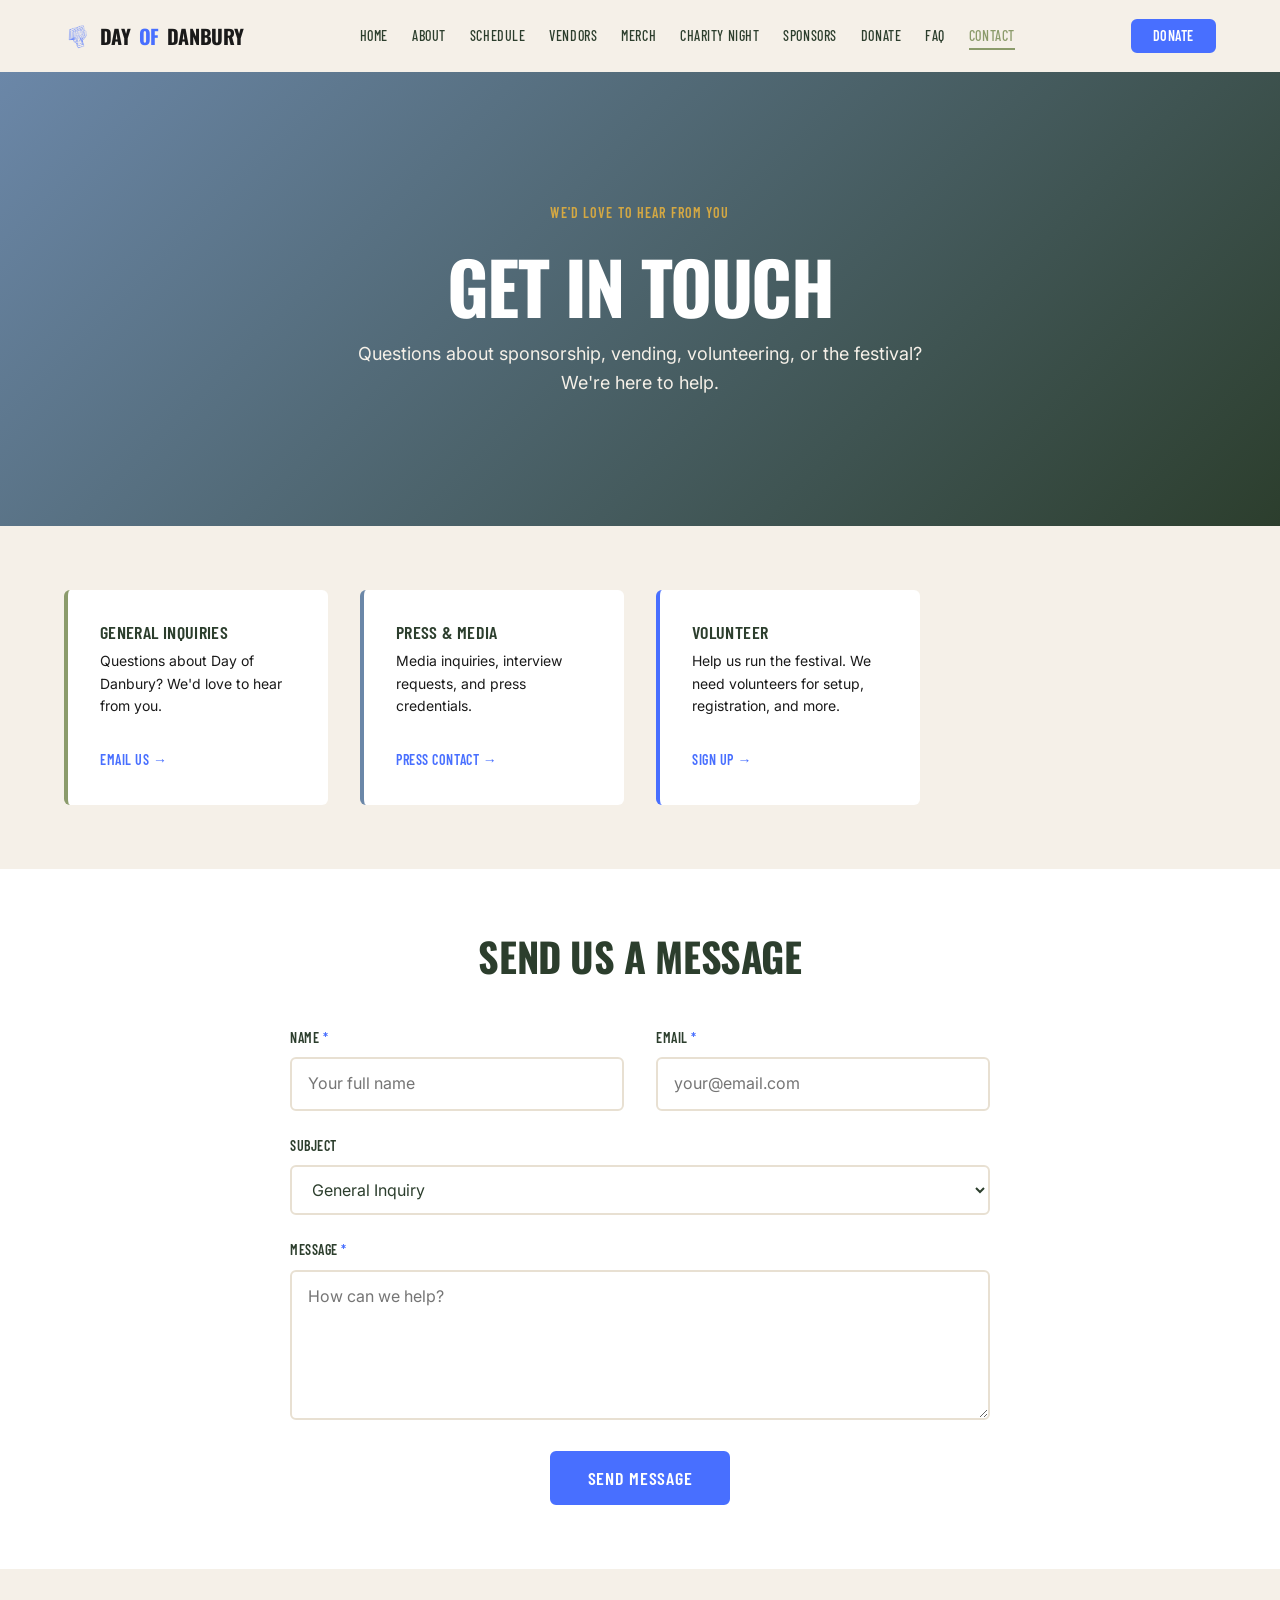
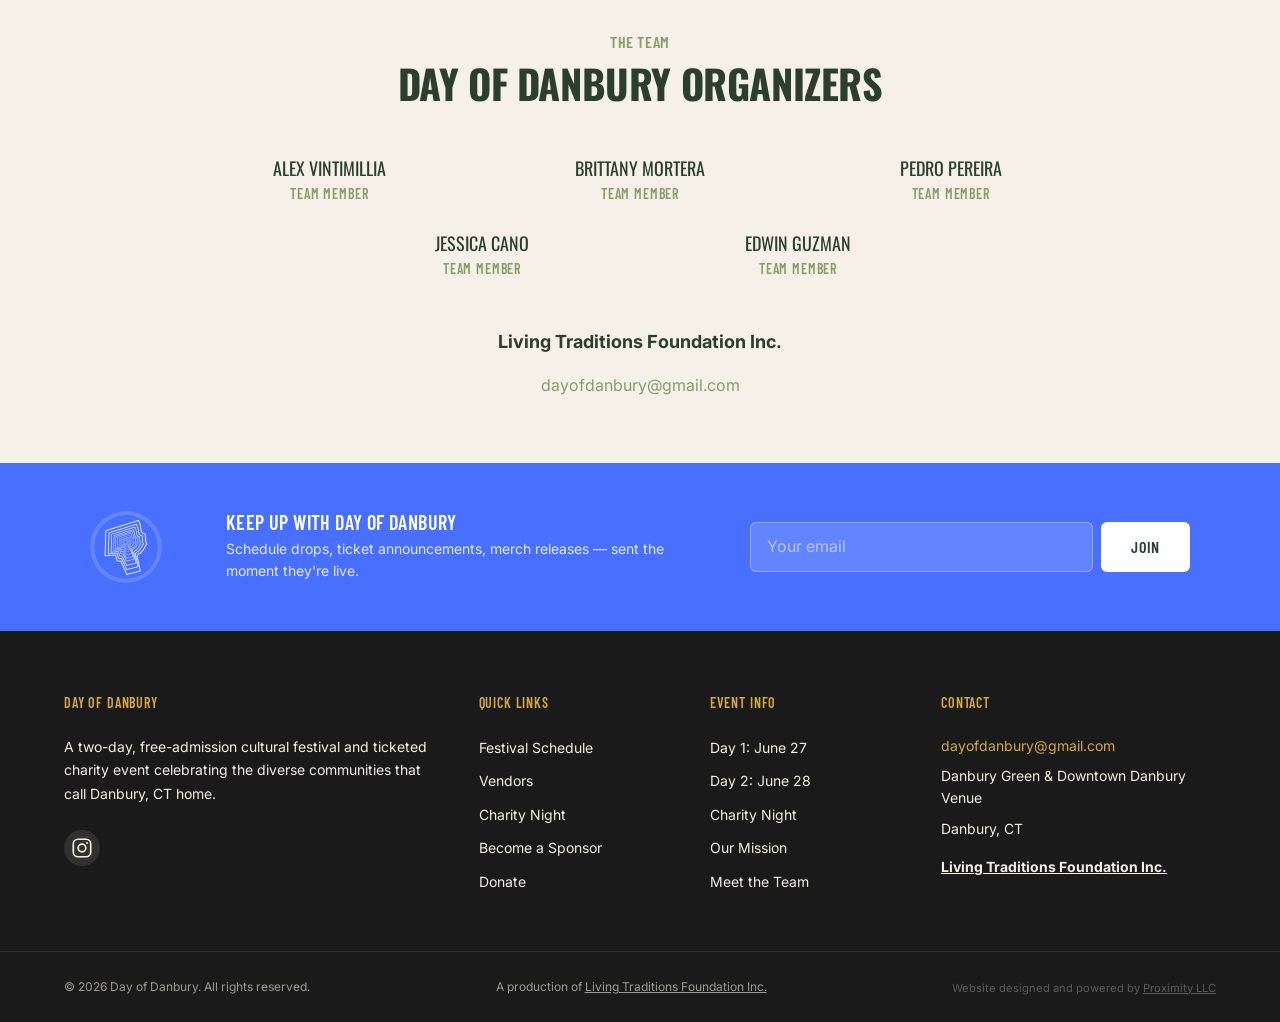
<file: contact.html>
<!DOCTYPE html>
<html lang="en">
<head>
  <meta charset="UTF-8">
  <meta name="viewport" content="width=device-width, initial-scale=1.0">
  <title>Contact | Day of Danbury | Get In Touch</title>
  <meta name="description" content="Contact the Day of Danbury team for sponsorship inquiries, press, volunteering, or general questions.">
  <meta property="og:title" content="Contact | Day of Danbury | Get In Touch">
  <meta property="og:description" content="Questions about sponsorship, vending, volunteering, or the festival? We're here to help.">
  <meta property="og:type" content="website">
  <meta property="og:url" content="https://dayofdanbury.com/contact.html">
  <meta property="og:image" content="https://dodfest.github.io/dod-website-proximityllc/assets/stills/kids-cultural-dance.jpg">
  <meta name="twitter:card" content="summary_large_image">
  <meta name="twitter:image" content="https://dodfest.github.io/dod-website-proximityllc/assets/stills/kids-cultural-dance.jpg">
  <link rel="canonical" href="https://dayofdanbury.com/contact.html">
  <link rel="icon" type="image/png" sizes="32x32" href="assets/favicon/favicon-32.png">
  <link rel="icon" type="image/png" sizes="16x16" href="assets/favicon/favicon-16.png">
  <link rel="apple-touch-icon" sizes="180x180" href="assets/favicon/apple-touch-icon.png">
  <link rel="manifest" href="site.webmanifest">
  <meta name="theme-color" content="#486FFF">
  <link rel="stylesheet" href="css/variables.css">
  <link rel="stylesheet" href="css/reset.css">
  <link rel="stylesheet" href="css/typography.css">
  <link rel="stylesheet" href="css/layout.css">
  <link rel="stylesheet" href="css/components.css">
  <link rel="stylesheet" href="css/header.css?v=2">
  <link rel="stylesheet" href="css/footer.css">
  <style>
    .contact-form { max-width: 700px; margin: 0 auto; }
    .form-group { margin-bottom: var(--space-lg); }
    .form-group label {
      display: block;
      font-family: var(--font-subheading);
      font-weight: 600;
      font-size: var(--text-sm);
      text-transform: uppercase;
      letter-spacing: 0.04em;
      color: var(--color-dark-olive);
      margin-bottom: var(--space-sm);
    }
    .form-group input,
    .form-group select,
    .form-group textarea {
      width: 100%;
      padding: 0.75rem 1rem;
      font-size: var(--text-base);
      border: 2px solid var(--color-cream-dark);
      border-radius: var(--border-radius);
      background: var(--color-white);
      transition: border-color var(--transition-fast);
    }
    .form-group input:focus,
    .form-group select:focus,
    .form-group textarea:focus {
      outline: none;
      border-color: var(--color-sage);
    }
    .form-group textarea { resize: vertical; min-height: 150px; }
  </style>
</head>
<body data-page="contact">
  <div id="site-header"></div>

  <main id="main-content">

    <section class="hero hero--half" style="background: linear-gradient(135deg, var(--color-steel-blue) 0%, var(--color-dark-olive) 100%);">
      <div class="hero__content">
        <span class="hero__badge">We'd Love to Hear from You</span>
        <h1 class="hero__title">Get In Touch</h1>
        <p class="hero__text">Questions about sponsorship, vending, volunteering, or the festival? We're here to help.</p>
      </div>
    </section>

    <!-- Contact Cards -->
    <section class="section panel--cream">
      <div class="container">
        <div class="grid grid--4">
          <a href="#contact-form" onclick="prefillForm('general', 'Hello, I have a question about Day of Danbury.')" class="card card--left-sage reveal" style="text-decoration: none; color: inherit; cursor: pointer;">
            <h3 class="card__title">General Inquiries</h3>
            <p class="card__text">Questions about Day of Danbury? We'd love to hear from you.</p>
            <span class="card__link">Email Us &rarr;</span>
          </a>
          <a href="#contact-form" onclick="prefillForm('press', 'Hello, I am reaching out regarding a media inquiry for Day of Danbury. I would like to discuss interview opportunities and press credentials.')" class="card card--left-steel reveal" data-delay="0.1s" style="text-decoration: none; color: inherit; cursor: pointer;">
            <h3 class="card__title">Press &amp; Media</h3>
            <p class="card__text">Media inquiries, interview requests, and press credentials.</p>
            <span class="card__link">Press Contact &rarr;</span>
          </a>
          <a href="#contact-form" onclick="prefillForm('volunteer', 'Hello, I am interested in volunteering at Day of Danbury. Please let me know how I can help with setup, registration, or other areas.')" class="card card--left-red reveal" data-delay="0.2s" style="text-decoration: none; color: inherit; cursor: pointer;">
            <h3 class="card__title">Volunteer</h3>
            <p class="card__text">Help us run the festival. We need volunteers for setup, registration, and more.</p>
            <span class="card__link">Sign Up &rarr;</span>
          </a>
        </div>
      </div>
    </section>

    <!-- Contact Form -->
    <section class="section panel--white">
      <div class="container">
        <h2 class="text-center mb-2xl reveal" id="contact-form">Send Us a Message</h2>
        <form class="contact-form reveal" action="https://api.web3forms.com/submit" method="POST">
          <input type="hidden" name="access_key" value="d030217e-a321-41ab-9dec-24efb3083cf7">
          <input type="hidden" name="from_name" value="Day of Danbury Website">
          <input type="checkbox" name="botcheck" style="display:none;" tabindex="-1" autocomplete="off">
          <div class="grid grid--2">
            <div class="form-group">
              <label for="name">Name <span style="color: var(--color-cta-red);">*</span></label>
              <input type="text" id="name" name="name" required aria-required="true" placeholder="Your full name">
            </div>
            <div class="form-group">
              <label for="email">Email <span style="color: var(--color-cta-red);">*</span></label>
              <input type="email" id="email" name="email" required aria-required="true" placeholder="your@email.com">
            </div>
          </div>
          <div class="form-group">
            <label for="subject">Subject</label>
            <select id="subject" name="subject">
              <option value="general">General Inquiry</option>
              <option value="sponsorship">Sponsorship</option>
              <option value="volunteer">Volunteering</option>
              <option value="merch">Merch Pickup</option>
              <option value="press">Press / Media</option>
              <option value="other">Other</option>
            </select>
          </div>
          <div class="form-group">
            <label for="message">Message <span style="color: var(--color-cta-red);">*</span></label>
            <textarea id="message" name="message" required aria-required="true" placeholder="How can we help?"></textarea>
          </div>
          <div id="formStatus" role="status" style="display: none; margin-bottom: var(--space-md); padding: var(--space-md); border-radius: var(--border-radius); text-align: center;"></div>
          <div class="text-center">
            <button type="submit" class="btn btn--primary btn--lg">Send Message</button>
          </div>
        </form>
      </div>
    </section>

    <!-- Team -->
    <section class="section panel--cream">
      <div class="container text-center">
        <h4 class="mb-sm reveal">The Team</h4>
        <a href="about.html#team" class="mb-2xl reveal" style="display: block; text-decoration: none;"><h2 style="color: inherit;">Day of Danbury Organizers</h2></a>
        <div class="grid grid--3" style="max-width: 900px; margin: 0 auto;">
          <div class="reveal">
            <a href="about.html#team" style="text-decoration: none;">
              <div style="font-family: var(--font-headline); font-size: var(--text-lg); text-transform: uppercase; color: var(--color-dark-olive);">Alex Vintimillia</div>
            </a>
            <div class="label text-sage">Team Member</div>
          </div>
          <div class="reveal" data-delay="0.1s">
            <a href="about.html#team" style="text-decoration: none;">
              <div style="font-family: var(--font-headline); font-size: var(--text-lg); text-transform: uppercase; color: var(--color-dark-olive);">Brittany Mortera</div>
            </a>
            <div class="label text-sage">Team Member</div>
          </div>
          <div class="reveal" data-delay="0.2s">
            <a href="about.html#team" style="text-decoration: none;">
              <div style="font-family: var(--font-headline); font-size: var(--text-lg); text-transform: uppercase; color: var(--color-dark-olive);">Pedro Pereira</div>
            </a>
            <div class="label text-sage">Team Member</div>
          </div>
        </div>
        <div class="grid grid--2 mt-lg" style="max-width: 600px; margin-left: auto; margin-right: auto;">
          <div class="reveal" data-delay="0.3s">
            <a href="about.html#team" style="text-decoration: none;">
              <div style="font-family: var(--font-headline); font-size: var(--text-lg); text-transform: uppercase; color: var(--color-dark-olive);">Jessica Cano</div>
            </a>
            <div class="label text-sage">Team Member</div>
          </div>
          <div class="reveal" data-delay="0.4s">
            <a href="about.html#team" style="text-decoration: none;">
              <div style="font-family: var(--font-headline); font-size: var(--text-lg); text-transform: uppercase; color: var(--color-dark-olive);">Edwin Guzman</div>
            </a>
            <div class="label text-sage">Team Member</div>
          </div>
        </div>
        <div class="mt-2xl reveal">
          <p style="font-size: var(--text-lg); color: var(--color-dark-olive);"><strong>Living Traditions Foundation Inc.</strong></p>
          <p style="color: var(--color-sage);">dayofdanbury@gmail.com</p>
        </div>
      </div>
    </section>

  </main>

  <div id="site-footer"></div>
  <script src="js/components.js?v=3"></script>
  <script src="js/main.js"></script>
  <script src="js/animations.js"></script>
  <script>
    function prefillForm(subject, message) {
      document.getElementById('subject').value = subject;
      document.getElementById('message').value = message;
    }
    // Handle URL params (e.g. contact.html?subject=sponsorship)
    (function() {
      var params = new URLSearchParams(window.location.search);
      var s = params.get('subject');
      var m = params.get('message');
      if (s || m) {
        if (s) document.getElementById('subject').value = s;
        if (m) document.getElementById('message').value = m;
        setTimeout(function() {
          document.getElementById('contact-form').scrollIntoView({ behavior: 'smooth' });
        }, 500);
      }
    })();

    // Pre-fill message when user changes the subject dropdown
    var subjectMessages = {
      general: 'Hello, I have a question about Day of Danbury.',
      sponsorship: 'Hello, I am interested in sponsoring Day of Danbury. Please send me more information about sponsorship opportunities.',
      vendor: 'Hello, I am interested in vending at Day of Danbury. I would like to learn more about booth availability, pricing, and the application process.',
      volunteer: 'Hello, I am interested in volunteering at Day of Danbury. Please let me know how I can help with setup, registration, or other areas.',
      merch: 'Hello, I pre-ordered Day of Danbury merch and would like to arrange local pickup before the festival. Please send me details on available pickup times and locations.',
      press: 'Hello, I am reaching out regarding a media inquiry for Day of Danbury. I would like to discuss interview opportunities and press credentials.',
      other: ''
    };
    document.getElementById('subject').addEventListener('change', function() {
      var msg = subjectMessages[this.value];
      if (msg !== undefined) document.getElementById('message').value = msg;
    });

    // Pretty subject label for the email subject line
    var subjectLabels = {
      general: 'General Inquiry',
      sponsorship: 'Sponsorship Inquiry',
      vendor: 'Vendor Application',
      volunteer: 'Volunteer Interest',
      merch: 'Merch Pickup Request',
      press: 'Press / Media Inquiry',
      other: 'Website Inquiry'
    };

    // Handle form submission via AJAX — no redirect, inline success
    var contactForm = document.querySelector('.contact-form');
    var formStatus = document.getElementById('formStatus');
    contactForm.addEventListener('submit', function(e) {
      e.preventDefault();
      var formData = new FormData(contactForm);
      var selectedSubject = formData.get('subject');
      var niceLabel = subjectLabels[selectedSubject] || 'Website Inquiry';
      // Override the subject field with a nice label for the email
      formData.set('subject', '[DOD Website] ' + niceLabel);
      // Also keep the category value in a separate field so you can filter
      formData.append('category', selectedSubject);

      var submitBtn = contactForm.querySelector('button[type="submit"]');
      var originalBtnText = submitBtn.textContent;
      submitBtn.disabled = true;
      submitBtn.textContent = 'Sending...';

      fetch('https://api.web3forms.com/submit', { method: 'POST', body: formData })
        .then(function(response) { return response.json(); })
        .then(function(data) {
          if (data.success) {
            formStatus.style.display = 'block';
            formStatus.style.background = 'rgba(139, 155, 107, 0.15)';
            formStatus.style.color = 'var(--color-dark-olive)';
            formStatus.style.border = '2px solid var(--color-sage)';
            formStatus.innerHTML = '<strong>Message sent!</strong> Thanks for reaching out — we\'ll get back to you shortly.';
            contactForm.reset();
            submitBtn.textContent = originalBtnText;
            submitBtn.disabled = false;
            formStatus.scrollIntoView({ behavior: 'smooth', block: 'center' });
          } else {
            throw new Error(data.message || 'Submission failed');
          }
        })
        .catch(function(error) {
          formStatus.style.display = 'block';
          formStatus.style.background = 'rgba(196, 69, 54, 0.12)';
          formStatus.style.color = 'var(--color-cta-red)';
          formStatus.style.border = '2px solid var(--color-cta-red)';
          formStatus.innerHTML = '<strong>Hmm, something went wrong.</strong> Please try again, or email us directly at <a href="mailto:dayofdanbury@gmail.com" style="color: var(--color-cta-red); text-decoration: underline;">dayofdanbury@gmail.com</a>';
          submitBtn.textContent = originalBtnText;
          submitBtn.disabled = false;
        });
    });
  </script>
</body>
</html>
</file>
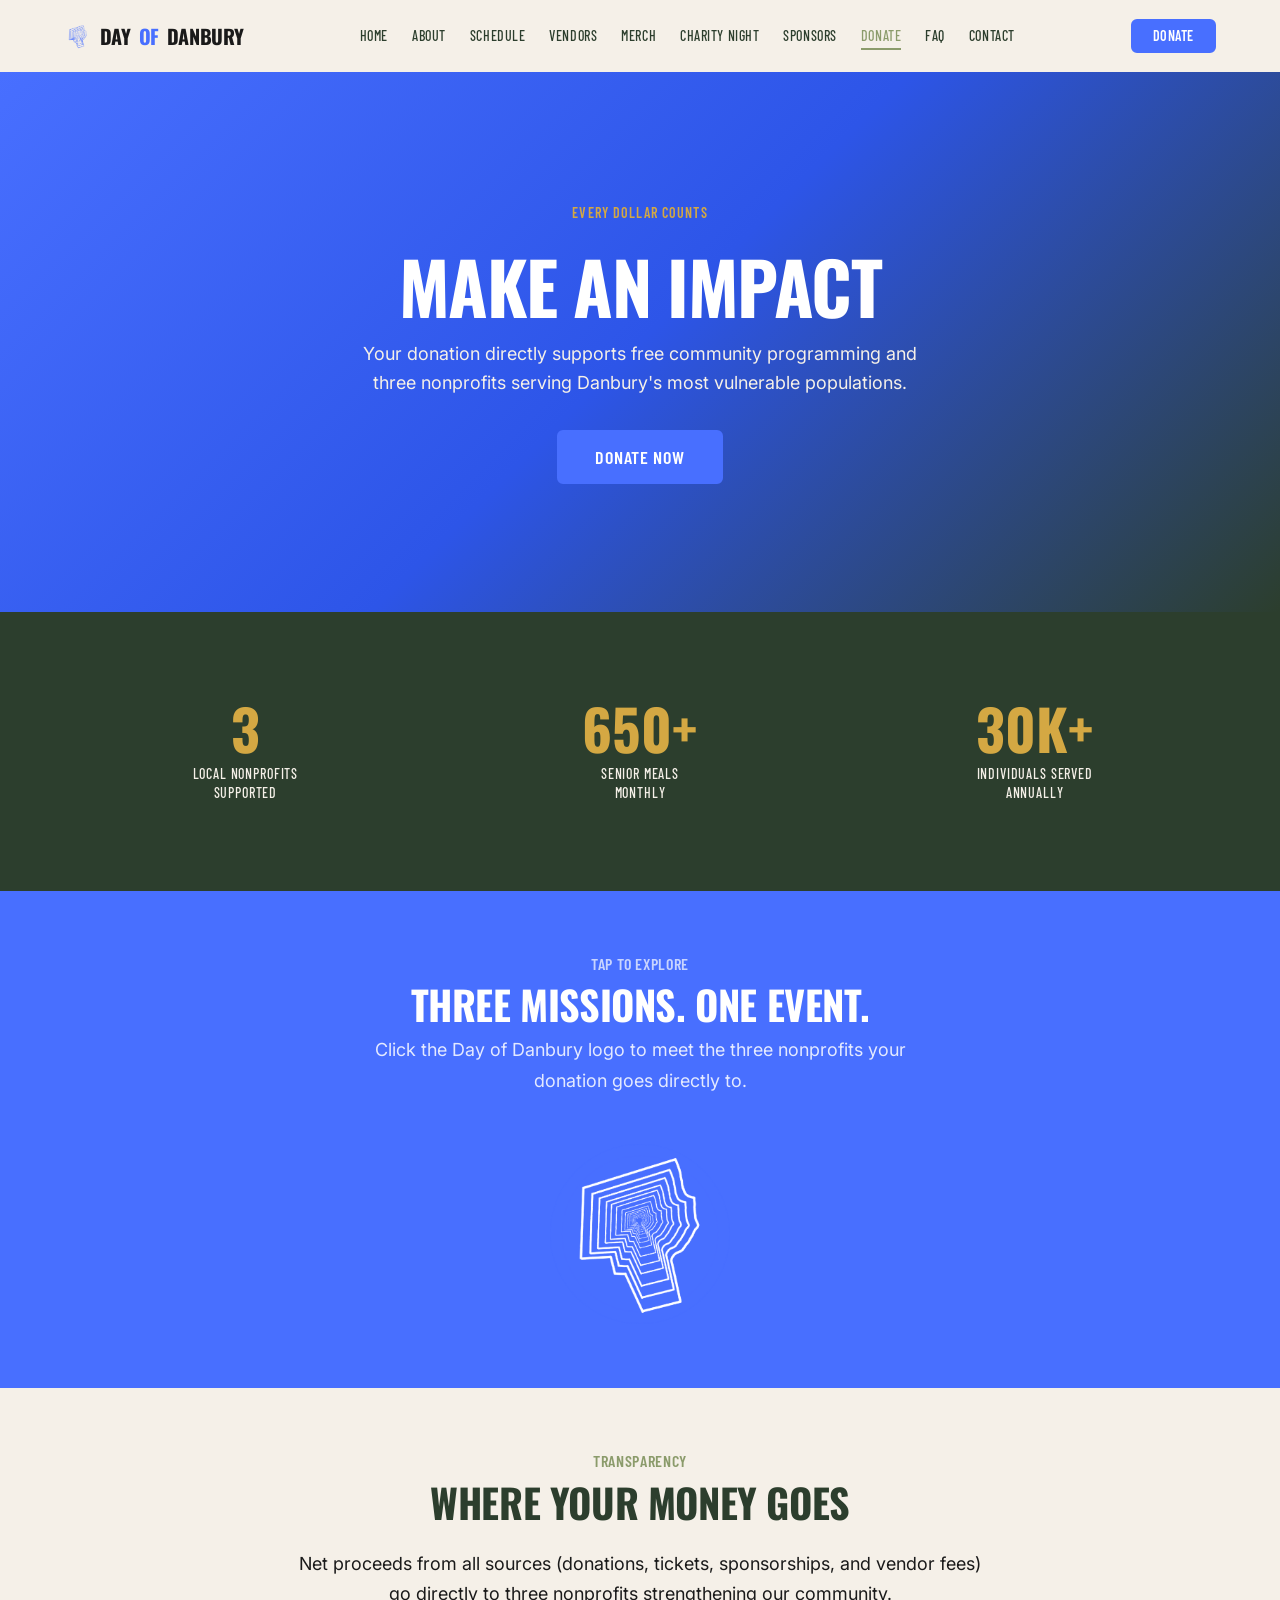
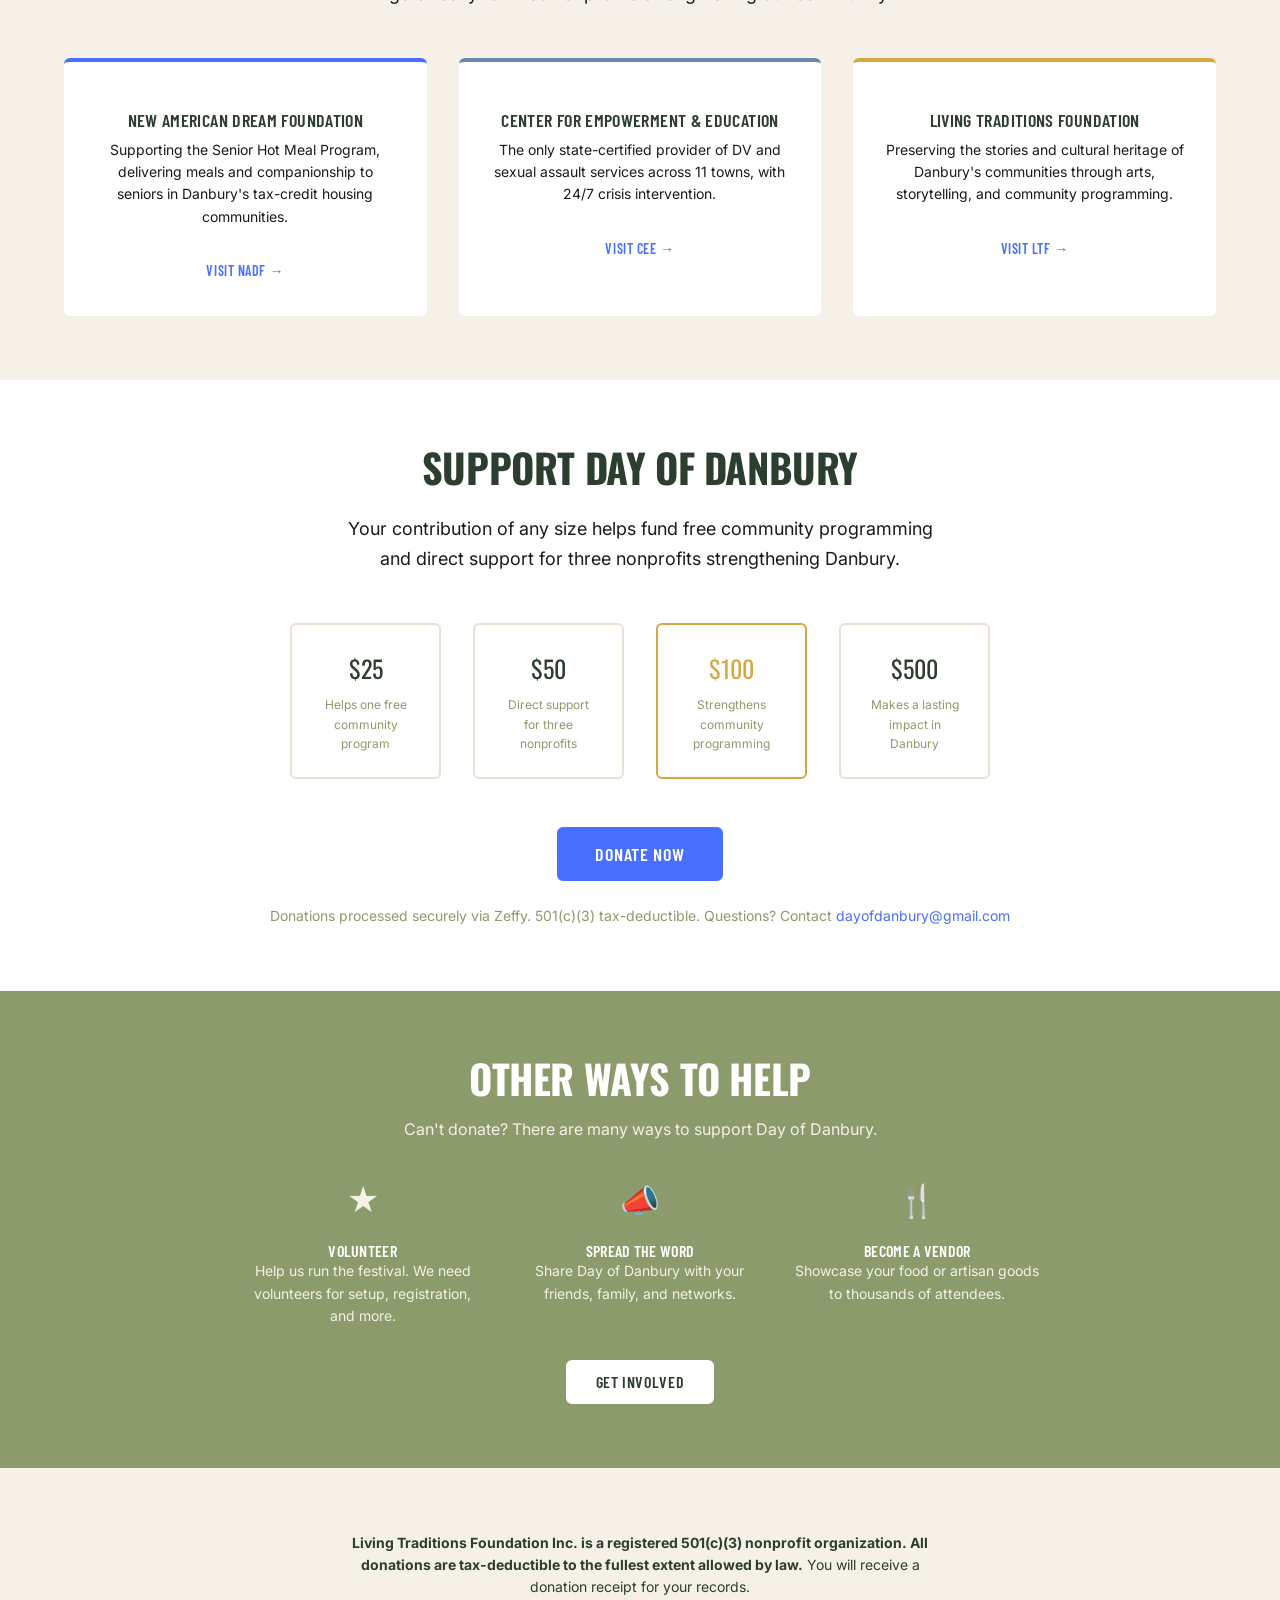
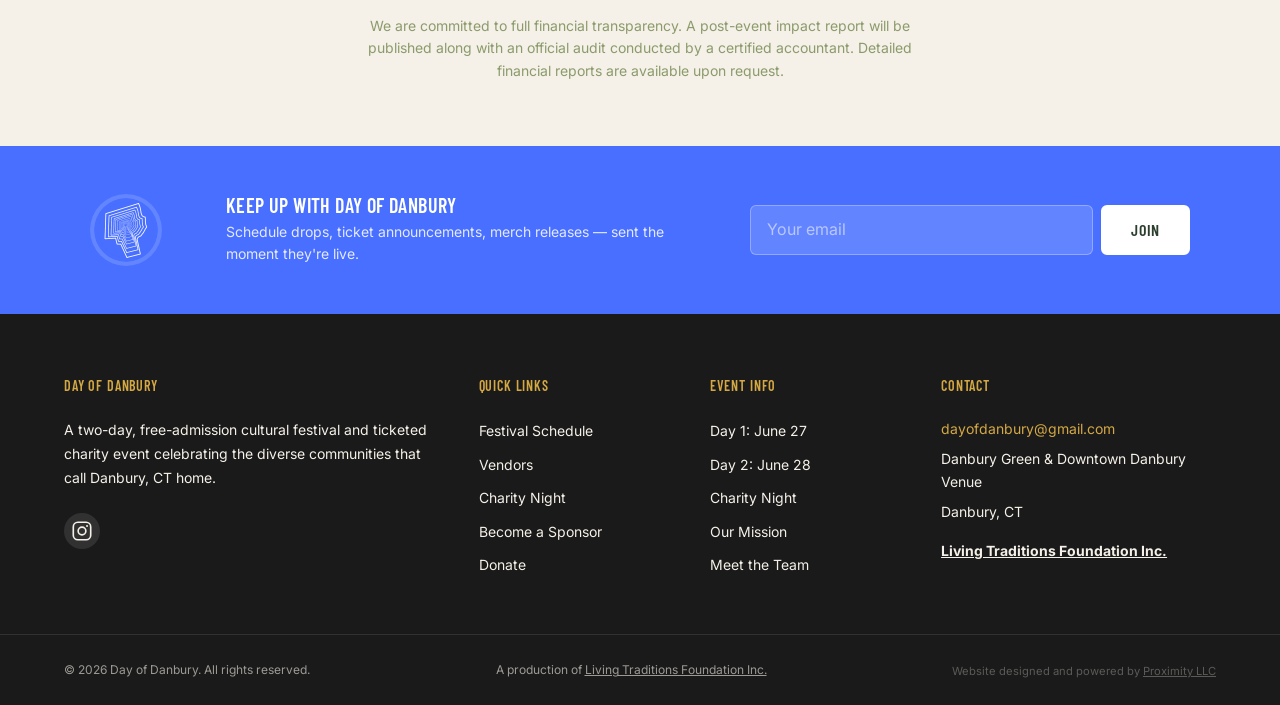
<file: donate.html>
<!DOCTYPE html>
<html lang="en">
<head>
  <meta charset="UTF-8">
  <meta name="viewport" content="width=device-width, initial-scale=1.0">
  <title>Donate | Day of Danbury | Support Three Local Nonprofits</title>
  <meta name="description" content="Your donation to Day of Danbury directly supports three local nonprofits: New American Dream Foundation, Center for Empowerment & Education, and Living Traditions Foundation.">
  <meta property="og:title" content="Donate | Day of Danbury | Support Three Local Nonprofits">
  <meta property="og:description" content="Your donation supports three local nonprofits and fuels free community programming in Danbury, CT.">
  <meta property="og:type" content="website">
  <meta property="og:url" content="https://dayofdanbury.com/donate.html">
  <meta property="og:image" content="https://dodfest.github.io/dod-website-proximityllc/assets/stills/kids-cultural-dance.jpg">
  <meta name="twitter:card" content="summary_large_image">
  <meta name="twitter:image" content="https://dodfest.github.io/dod-website-proximityllc/assets/stills/kids-cultural-dance.jpg">
  <link rel="canonical" href="https://dayofdanbury.com/donate.html">
  <link rel="icon" type="image/png" sizes="32x32" href="assets/favicon/favicon-32.png">
  <link rel="icon" type="image/png" sizes="16x16" href="assets/favicon/favicon-16.png">
  <link rel="apple-touch-icon" sizes="180x180" href="assets/favicon/apple-touch-icon.png">
  <link rel="manifest" href="site.webmanifest">
  <meta name="theme-color" content="#486FFF">
  <link rel="stylesheet" href="css/variables.css">
  <link rel="stylesheet" href="css/reset.css">
  <link rel="stylesheet" href="css/typography.css">
  <link rel="stylesheet" href="css/layout.css">
  <link rel="stylesheet" href="css/components.css">
  <link rel="stylesheet" href="css/header.css?v=2">
  <link rel="stylesheet" href="css/footer.css">
</head>
<body data-page="donate">
  <div id="site-header"></div>

  <main id="main-content">

    <section class="hero hero--half" style="background: linear-gradient(135deg, var(--color-dod-blue) 0%, var(--color-blue-dark) 50%, var(--color-dark-olive) 100%);">
      <div class="hero__content">
        <span class="hero__badge">Every Dollar Counts</span>
        <h1 class="hero__title">Make an Impact</h1>
        <p class="hero__text">Your donation directly supports free community programming and three nonprofits serving Danbury's most vulnerable populations.</p>
        <a href="#donate-action" class="btn btn--primary btn--lg">Donate Now</a>
      </div>
    </section>

    <!-- Impact Stats -->
    <section class="panel--dark section">
      <div class="container">
        <div class="grid grid--3">
          <div class="stat reveal">
            <div class="stat__number">3</div>
            <div class="stat__label">Local Nonprofits<br>Supported</div>
          </div>
          <div class="stat reveal" data-delay="0.15s">
            <div class="stat__number">650+</div>
            <div class="stat__label">Senior Meals<br>Monthly</div>
          </div>
          <div class="stat reveal" data-delay="0.3s">
            <div class="stat__number">30K+</div>
            <div class="stat__label">Individuals Served<br>Annually</div>
          </div>
        </div>
      </div>
    </section>

    <!-- Mitosis / Nonprofit Logo Animation -->
    <section class="section panel--blue" style="padding: var(--space-3xl) 0;">
      <div class="container text-center">
        <h4 class="mb-sm reveal" style="color: rgba(255,255,255,0.7);">Tap to Explore</h4>
        <h2 class="mb-sm reveal">Three Missions. One Event.</h2>
        <p class="lead mb-2xl reveal" style="max-width: 600px; margin: 0 auto var(--space-2xl); color: rgba(255,255,255,0.85);">Click the Day of Danbury logo to meet the three nonprofits your donation goes directly to.</p>

        <div class="mitosis-wrapper reveal" id="mitosisWrapper">
          <div class="mitosis-logo-wrap" id="mitosisLogoWrap" onclick="dodSplit()">
            <img src="assets/logo-blue.png" class="mit-logo mit-main" id="mitMain">
            <div class="mit-logo mit-clone mit-clone1 mit-nadf" onclick="event.stopPropagation(); document.getElementById('beneficiaries').scrollIntoView({behavior:'smooth'})" title="New American Dream Foundation"></div>
            <div class="mit-logo mit-clone mit-clone2 mit-cee" onclick="event.stopPropagation(); document.getElementById('beneficiaries').scrollIntoView({behavior:'smooth'})" title="Center for Empowerment & Education"></div>
            <div class="mit-logo mit-clone mit-clone3 mit-ltf" onclick="event.stopPropagation(); document.getElementById('beneficiaries').scrollIntoView({behavior:'smooth'})" title="Living Traditions Foundation Inc."></div>
          </div>
        </div>
      </div>
    </section>

    <style>
      .mitosis-wrapper { position: relative; display: flex; flex-direction: column; align-items: center; }
      .mitosis-logo-wrap { position: relative; width: 180px; height: 180px; cursor: pointer; margin: 0 auto; }
      .mit-logo { width: 100%; height: 100%; position: absolute; top: 50%; left: 50%; transform: translate(-50%, -50%); transition: transform 0.8s ease, opacity 0.8s ease; }
      .mit-main { z-index: 2; }
      .mit-clone { opacity: 0; z-index: 1; pointer-events: none; }
      .mitosis-logo-wrap:not(.active) .mit-main:hover { transform: translate(-50%, -50%) scale(1.08); transition: transform 0.3s ease; }
      .mitosis-logo-wrap.active .mit-main { opacity: 0; pointer-events: none; }
      .mitosis-logo-wrap.active .mit-clone1 { opacity: 1; z-index: 3; transform: translate(calc(-50% - 220px), -50%) scale(1); pointer-events: auto; cursor: pointer; }
      .mitosis-logo-wrap.active .mit-clone2 { opacity: 1; z-index: 3; transform: translate(-50%, -50%) scale(1); pointer-events: auto; cursor: pointer; }
      .mitosis-logo-wrap.active .mit-clone3 { opacity: 1; z-index: 3; transform: translate(calc(-50% + 220px), -50%) scale(1); pointer-events: auto; cursor: pointer; }
      .mitosis-logo-wrap.active .mit-clone1:hover { transform: translate(calc(-50% - 220px), -50%) scale(1.1); transition: transform 0.3s ease; }
      .mitosis-logo-wrap.active .mit-clone2:hover { transform: translate(-50%, -50%) scale(1.1); transition: transform 0.3s ease; }
      .mitosis-logo-wrap.active .mit-clone3:hover { transform: translate(calc(-50% + 220px), -50%) scale(1.1); transition: transform 0.3s ease; }
      .mit-cee  { background: #FFFFFF url('assets/logo-cee-icon.png') no-repeat 46% 50%; background-size: 85%; border-radius: 50%; filter: contrast(1.12) saturate(1.1); image-rendering: -webkit-optimize-contrast; }
      .mit-nadf { background: #FFFFFF url('assets/logo-nadf-icon.png') no-repeat 58% 40%; background-size: cover; border-radius: 50%; }
      .mit-ltf  { background: #F5F0E8 url('assets/logo-ltf-circle.png') no-repeat 38% 78%; background-size: 128%; border-radius: 50%; }
      @media (max-width: 600px) {
        .mitosis-logo-wrap { width: 120px; height: 120px; }
        .mitosis-logo-wrap.active .mit-clone1 { transform: translate(calc(-50% - 140px), -50%) scale(1); }
        .mitosis-logo-wrap.active .mit-clone3 { transform: translate(calc(-50% + 140px), -50%) scale(1); }
        .mitosis-logo-wrap.active .mit-clone1:hover { transform: translate(calc(-50% - 140px), -50%) scale(1.1); }
        .mitosis-logo-wrap.active .mit-clone3:hover { transform: translate(calc(-50% + 140px), -50%) scale(1.1); }
      }
    </style>
    <script>
      function dodSplit() {
        const wrap = document.getElementById('mitosisLogoWrap');
        if (wrap.classList.contains('active')) return;
        wrap.classList.add('active');
      }
    </script>

    <!-- Where Your Money Goes -->
    <section class="section panel--cream" id="beneficiaries">
      <div class="container">
        <h4 class="text-center mb-sm reveal">Transparency</h4>
        <h2 class="text-center mb-lg reveal">Where Your Money Goes</h2>
        <p class="text-center lead mb-2xl reveal" style="max-width: 700px; margin-left: auto; margin-right: auto;">Net proceeds from all sources (donations, tickets, sponsorships, and vendor fees) go directly to three nonprofits strengthening our community.</p>

        <div class="grid grid--3">
          <div class="card card--accent-red reveal" style="text-align: center;">
            <h3 class="card__title mt-md">New American Dream Foundation</h3>
            <p class="card__text">Supporting the Senior Hot Meal Program, delivering meals and companionship to seniors in Danbury's tax-credit housing communities.</p>
            <a href="https://www.thenewamericandreamfoundation.org/" target="_blank" rel="noopener" class="card__link mt-md">Visit NADF &rarr;</a>
          </div>
          <div class="card card--accent-steel reveal" data-delay="0.15s" style="text-align: center;">
            <h3 class="card__title mt-md">Center for Empowerment &amp; Education</h3>
            <p class="card__text">The only state-certified provider of DV and sexual assault services across 11 towns, with 24/7 crisis intervention.</p>
            <a href="https://thecenterct.org/who-we-are/" target="_blank" rel="noopener" class="card__link mt-md">Visit CEE &rarr;</a>
          </div>
          <div class="card card--accent-gold reveal" data-delay="0.3s" style="text-align: center;">
            <h3 class="card__title mt-md">Living Traditions Foundation</h3>
            <p class="card__text">Preserving the stories and cultural heritage of Danbury's communities through arts, storytelling, and community programming.</p>
            <a href="https://livingtraditionsfoundation.lovable.app/index.html" target="_blank" rel="noopener" class="card__link mt-md">Visit LTF &rarr;</a>
          </div>
        </div>
      </div>
    </section>

    <!-- Donate CTA -->
    <section class="section panel--white" id="donate-action">
      <div class="container text-center">
        <h2 class="mb-lg reveal">Support Day of Danbury</h2>
        <p class="lead mb-2xl reveal" style="max-width: 600px; margin-left: auto; margin-right: auto;">Your contribution of any size helps fund free community programming and direct support for three nonprofits strengthening Danbury.</p>

        <div class="grid grid--4 mb-2xl" style="max-width: 700px; margin-left: auto; margin-right: auto;">
          <a href="https://www.zeffy.com/en-US/donation-form/day-of-danbury-festival" target="_blank" rel="noopener" class="card reveal text-center" style="padding: var(--space-lg); cursor: pointer; border: 2px solid var(--color-cream-dark); text-decoration: none; color: inherit; transition: border-color 0.2s;">
            <div style="font-family: var(--font-headline); font-size: var(--text-2xl); color: var(--color-dark-olive);">$25</div>
            <div style="font-size: var(--text-xs); color: var(--color-sage); margin-top: var(--space-sm);">Helps one free community program</div>
          </a>
          <a href="https://www.zeffy.com/en-US/donation-form/day-of-danbury-festival" target="_blank" rel="noopener" class="card reveal text-center" data-delay="0.1s" style="padding: var(--space-lg); cursor: pointer; border: 2px solid var(--color-cream-dark); text-decoration: none; color: inherit; transition: border-color 0.2s;">
            <div style="font-family: var(--font-headline); font-size: var(--text-2xl); color: var(--color-dark-olive);">$50</div>
            <div style="font-size: var(--text-xs); color: var(--color-sage); margin-top: var(--space-sm);">Direct support for three nonprofits</div>
          </a>
          <a href="https://www.zeffy.com/en-US/donation-form/day-of-danbury-festival" target="_blank" rel="noopener" class="card reveal text-center" data-delay="0.2s" style="padding: var(--space-lg); cursor: pointer; border: 2px solid var(--color-gold); text-decoration: none; color: inherit; transition: border-color 0.2s;">
            <div style="font-family: var(--font-headline); font-size: var(--text-2xl); color: var(--color-gold);">$100</div>
            <div style="font-size: var(--text-xs); color: var(--color-sage); margin-top: var(--space-sm);">Strengthens community programming</div>
          </a>
          <a href="https://www.zeffy.com/en-US/donation-form/day-of-danbury-festival" target="_blank" rel="noopener" class="card reveal text-center" data-delay="0.3s" style="padding: var(--space-lg); cursor: pointer; border: 2px solid var(--color-cream-dark); text-decoration: none; color: inherit; transition: border-color 0.2s;">
            <div style="font-family: var(--font-headline); font-size: var(--text-2xl); color: var(--color-dark-olive);">$500</div>
            <div style="font-size: var(--text-xs); color: var(--color-sage); margin-top: var(--space-sm);">Makes a lasting impact in Danbury</div>
          </a>
        </div>

        <a href="https://www.zeffy.com/en-US/donation-form/day-of-danbury-festival" target="_blank" rel="noopener" class="btn btn--primary btn--lg reveal">Donate Now</a>
        <p class="mt-lg reveal" style="font-size: var(--text-sm); color: var(--color-sage);">Donations processed securely via Zeffy. 501(c)(3) tax-deductible. Questions? Contact <a href="mailto:dayofdanbury@gmail.com" style="color: var(--color-cta-red);">dayofdanbury@gmail.com</a></p>
      </div>
    </section>

    <!-- Other Ways -->
    <section class="panel--sage section">
      <div class="container text-center">
        <h2 class="text-white mb-md reveal">Other Ways to Help</h2>
        <p class="text-cream mb-xl reveal" style="max-width: 500px; margin-left: auto; margin-right: auto;">Can't donate? There are many ways to support Day of Danbury.</p>
        <div class="grid grid--3" style="max-width: 800px; margin: 0 auto;">
          <div class="reveal" style="color: var(--color-cream);">
            <div style="font-size: 2rem; margin-bottom: var(--space-md);">&#9733;</div>
            <h3 style="color: var(--color-white); font-size: var(--text-base);">Volunteer</h3>
            <p style="font-size: var(--text-sm); color: var(--color-cream);">Help us run the festival. We need volunteers for setup, registration, and more.</p>
          </div>
          <div class="reveal" data-delay="0.15s" style="color: var(--color-cream);">
            <div style="font-size: 2rem; margin-bottom: var(--space-md);">&#128227;</div>
            <h3 style="color: var(--color-white); font-size: var(--text-base);">Spread the Word</h3>
            <p style="font-size: var(--text-sm); color: var(--color-cream);">Share Day of Danbury with your friends, family, and networks.</p>
          </div>
          <div class="reveal" data-delay="0.3s" style="color: var(--color-cream);">
            <div style="font-size: 2rem; margin-bottom: var(--space-md);">&#127860;</div>
            <h3 style="color: var(--color-white); font-size: var(--text-base);">Become a Vendor</h3>
            <p style="font-size: var(--text-sm); color: var(--color-cream);">Showcase your food or artisan goods to thousands of attendees.</p>
          </div>
        </div>
        <a href="contact.html" class="btn btn--white mt-xl reveal">Get Involved</a>
      </div>
    </section>

    <!-- Transparency -->
    <section class="section panel--cream">
      <div class="container text-center">
        <p class="reveal" style="font-size: var(--text-sm); color: var(--color-dark-olive); max-width: 600px; margin: 0 auto; margin-bottom: var(--space-md);"><strong>Living Traditions Foundation Inc. is a registered 501(c)(3) nonprofit organization. All donations are tax-deductible to the fullest extent allowed by law.</strong> You will receive a donation receipt for your records.</p>
        <p class="reveal" style="font-size: var(--text-sm); color: var(--color-sage); max-width: 600px; margin: 0 auto;">We are committed to full financial transparency. A post-event impact report will be published along with an official audit conducted by a certified accountant. Detailed financial reports are available upon request.</p>
      </div>
    </section>

  </main>

  <div id="site-footer"></div>
  <script src="js/components.js?v=3"></script>
  <script src="js/main.js"></script>
  <script src="js/animations.js"></script>
</body>
</html>
</file>
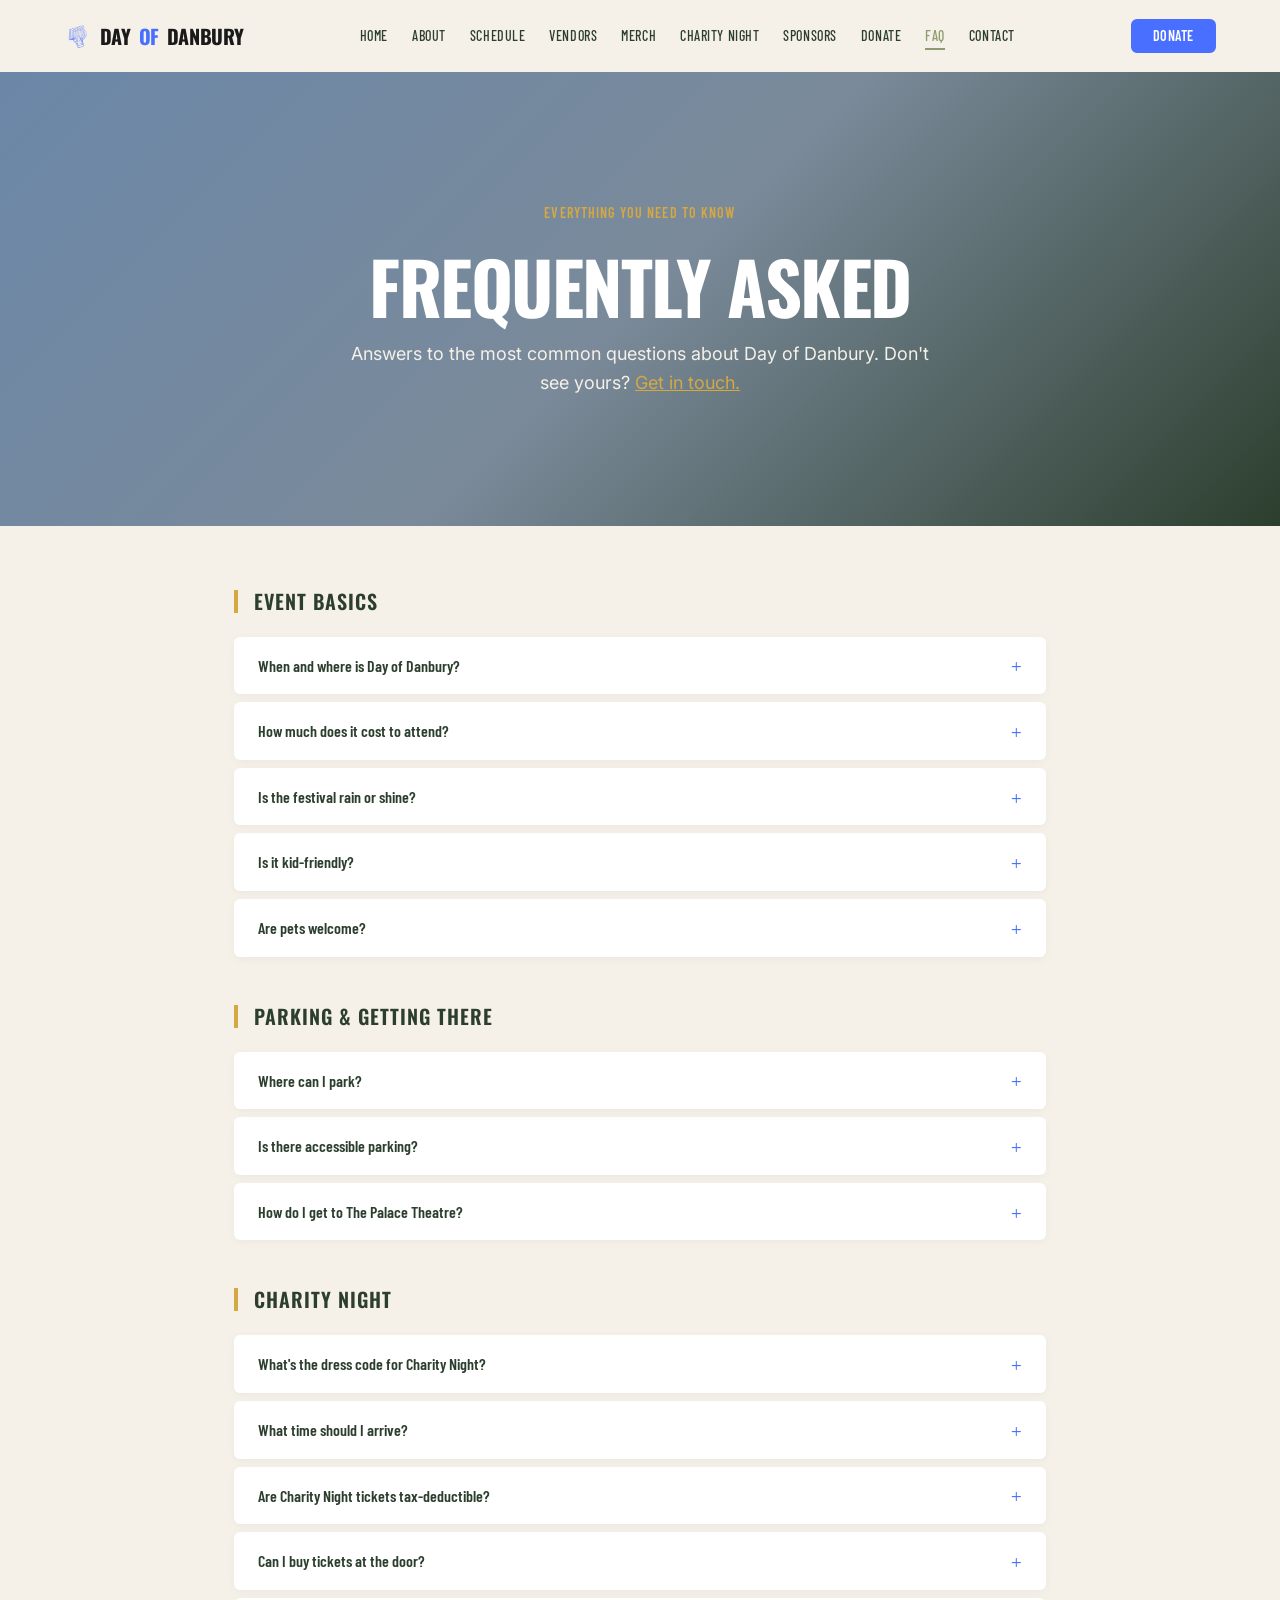
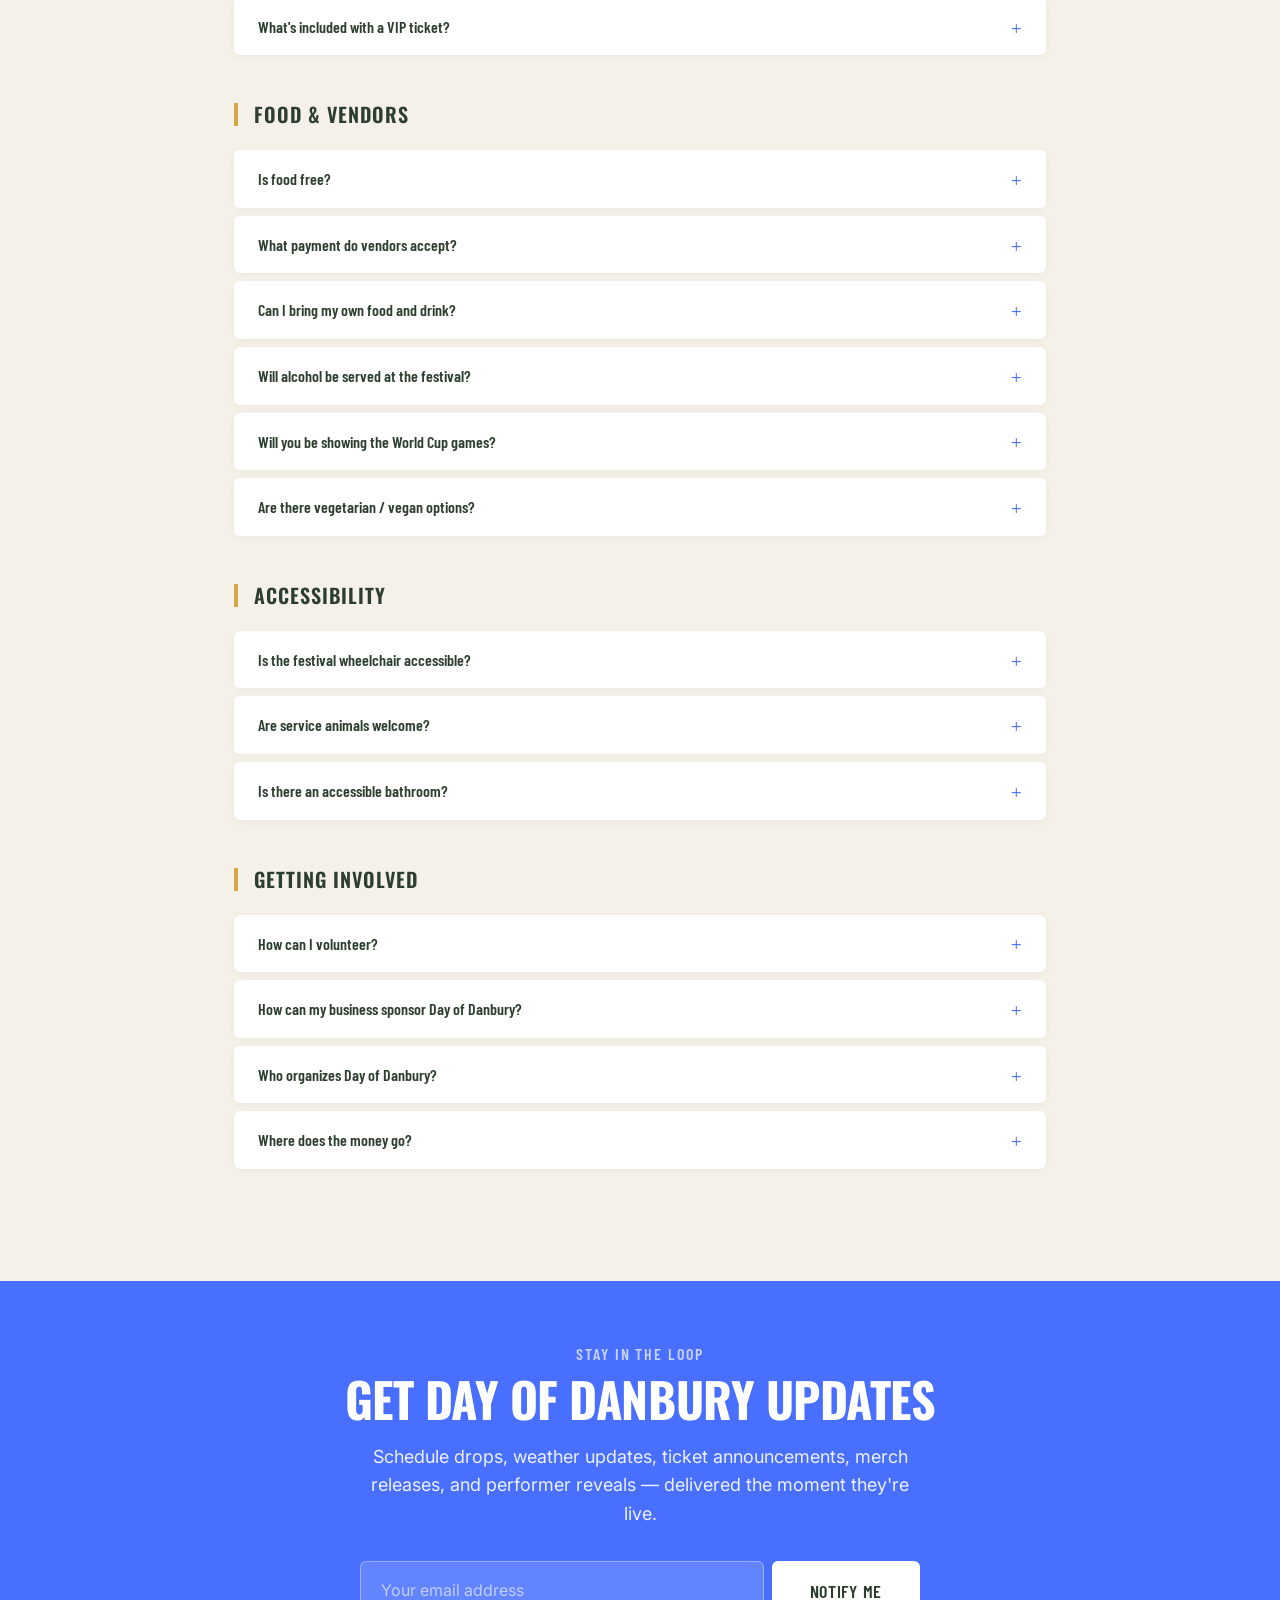
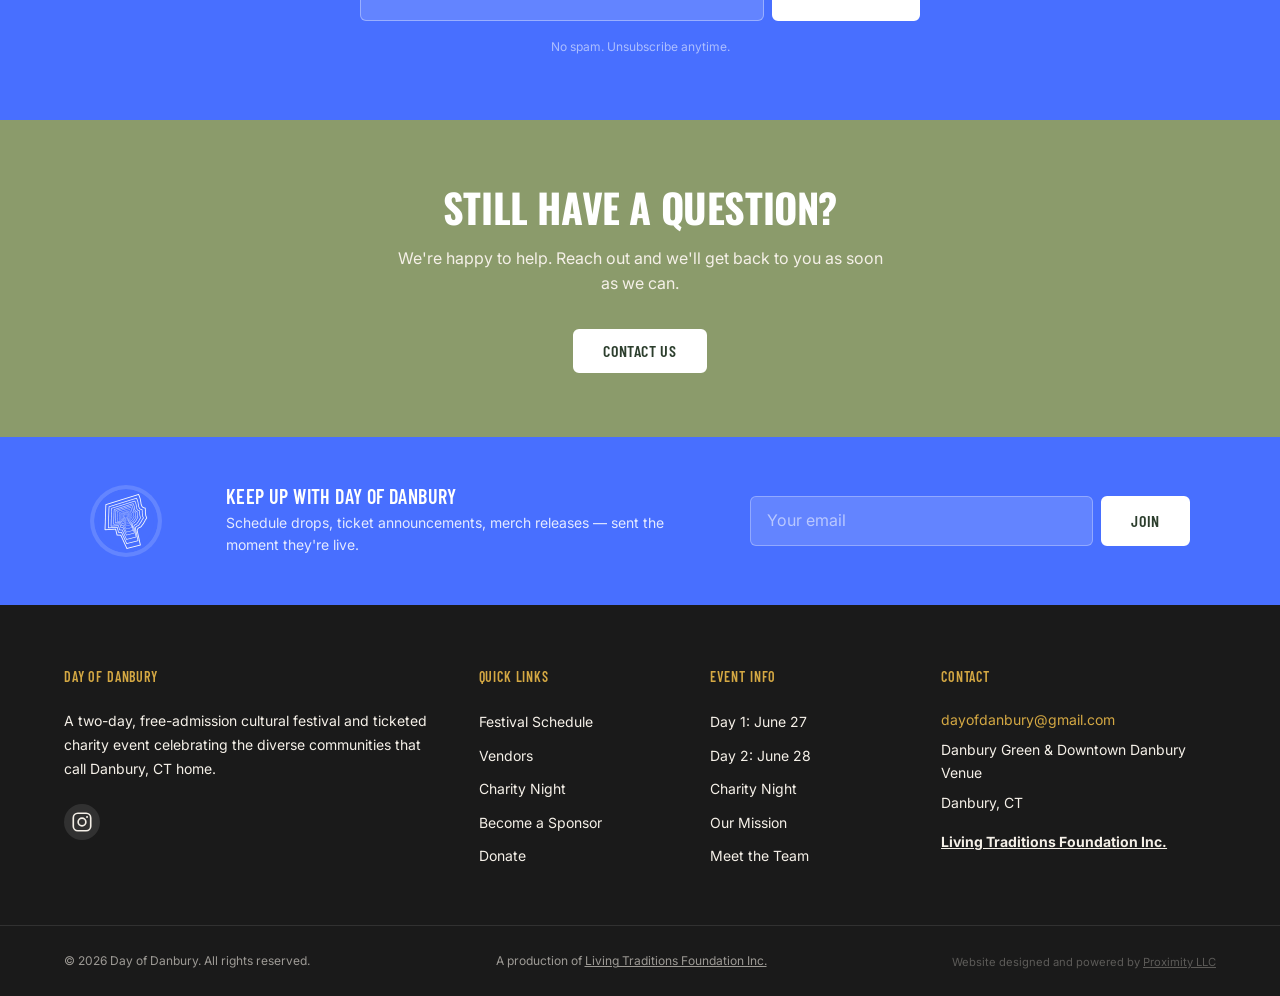
<file: faq.html>
<!DOCTYPE html>
<html lang="en">
<head>
  <meta charset="UTF-8">
  <meta name="viewport" content="width=device-width, initial-scale=1.0">
  <title>FAQ | Day of Danbury | Frequently Asked Questions</title>
  <meta name="description" content="Answers to common questions about Day of Danbury 2026 — parking, accessibility, tickets, schedule, food, family, Charity Night dress code, and more.">
  <meta property="og:title" content="FAQ | Day of Danbury | Frequently Asked Questions">
  <meta property="og:description" content="Everything you need to know before attending Day of Danbury — parking, accessibility, tickets, food, and more.">
  <meta property="og:type" content="website">
  <meta property="og:url" content="https://dayofdanbury.com/faq.html">
  <meta property="og:image" content="https://dodfest.github.io/dod-website-proximityllc/assets/stills/kids-cultural-dance.jpg">
  <meta name="twitter:card" content="summary_large_image">
  <meta name="twitter:image" content="https://dodfest.github.io/dod-website-proximityllc/assets/stills/kids-cultural-dance.jpg">
  <link rel="canonical" href="https://dayofdanbury.com/faq.html">
  <link rel="icon" type="image/png" sizes="32x32" href="assets/favicon/favicon-32.png">
  <link rel="icon" type="image/png" sizes="16x16" href="assets/favicon/favicon-16.png">
  <link rel="apple-touch-icon" sizes="180x180" href="assets/favicon/apple-touch-icon.png">
  <link rel="manifest" href="site.webmanifest">
  <meta name="theme-color" content="#486FFF">
  <link rel="stylesheet" href="css/variables.css">
  <link rel="stylesheet" href="css/reset.css">
  <link rel="stylesheet" href="css/typography.css">
  <link rel="stylesheet" href="css/layout.css">
  <link rel="stylesheet" href="css/components.css">
  <link rel="stylesheet" href="css/header.css?v=2">
  <link rel="stylesheet" href="css/footer.css">
  <style>
    .faq-section { margin-bottom: var(--space-2xl); }
    .faq-section h3 { font-family: var(--font-headline); font-size: var(--text-xl); color: var(--color-dark-olive); border-left: 4px solid var(--color-gold); padding-left: var(--space-md); margin-bottom: var(--space-lg); text-transform: uppercase; letter-spacing: 0.05em; }
    .faq-item { background: var(--color-white); border-radius: var(--border-radius); margin-bottom: var(--space-sm); box-shadow: 0 2px 8px rgba(0,0,0,0.04); overflow: hidden; transition: box-shadow 0.2s; }
    .faq-item[open] { box-shadow: 0 4px 16px rgba(0,0,0,0.08); }
    .faq-item summary { padding: var(--space-md) var(--space-lg); font-family: var(--font-subheading); font-weight: 600; font-size: var(--text-base); cursor: pointer; list-style: none; display: flex; justify-content: space-between; align-items: center; gap: var(--space-md); color: var(--color-dark-olive); }
    .faq-item summary::-webkit-details-marker { display: none; }
    .faq-item summary::after { content: '+'; font-size: 1.5rem; color: var(--color-dod-blue); font-weight: 300; transition: transform 0.2s; line-height: 1; flex-shrink: 0; }
    .faq-item[open] summary::after { transform: rotate(45deg); }
    .faq-item summary:hover { background: var(--color-cream); }
    .faq-answer { padding: 0 var(--space-lg) var(--space-lg); color: var(--color-dark-olive); line-height: 1.7; }
    .faq-answer p:first-child { margin-top: 0; }
    .faq-answer p:last-child { margin-bottom: 0; }
    .faq-answer ul { padding-left: var(--space-lg); margin: var(--space-sm) 0; }
    .faq-answer li { margin-bottom: var(--space-xs); }
    .faq-answer a { color: var(--color-dod-blue); text-decoration: underline; }
    .faq-answer strong { color: var(--color-charcoal); }
  </style>
</head>
<body data-page="faq">
  <div id="site-header"></div>

  <main id="main-content">

    <section class="hero hero--half" style="background: linear-gradient(135deg, var(--color-steel-blue) 0%, #7a8a9a 50%, var(--color-dark-olive) 100%);">
      <div class="hero__content">
        <span class="hero__badge">Everything You Need to Know</span>
        <h1 class="hero__title">Frequently Asked</h1>
        <p class="hero__text">Answers to the most common questions about Day of Danbury. Don't see yours? <a href="contact.html" style="color: var(--color-gold); text-decoration: underline;">Get in touch.</a></p>
      </div>
    </section>

    <section class="section panel--cream">
      <div class="container" style="max-width: 860px;">

        <!-- Event Basics -->
        <div class="faq-section">
          <h3>Event Basics</h3>

          <details class="faq-item">
            <summary>When and where is Day of Danbury?</summary>
            <div class="faq-answer">
              <p>Day of Danbury takes place <strong>June 27–28, 2026</strong> on <strong>CityCenter Danbury Green</strong> in downtown Danbury, CT.</p>
              <ul>
                <li><strong>Saturday, June 27:</strong> 11 AM – 9 PM (Festival) + 6:30 PM – 9:30 PM (The Danbury Benefit at The Palace Theatre)</li>
                <li><strong>Sunday, June 28:</strong> 12 PM – 8 PM (Festival)</li>
              </ul>
              <p><a href="#faq-newsletter">Sign up for updates</a> to stay in the loop on schedule changes and performer reveals.</p>
            </div>
          </details>

          <details class="faq-item">
            <summary>How much does it cost to attend?</summary>
            <div class="faq-answer">
              <p>The festival on CityCenter Danbury Green is <strong>100% free admission</strong> both days. Come and go as you please.</p>
              <p>Food and artisan goods are sold by vendors at each booth. <strong>Charity Night</strong> at The Palace Theatre is a ticketed formal event — tickets start at $30.</p>
            </div>
          </details>

          <details class="faq-item">
            <summary>Is the festival rain or shine?</summary>
            <div class="faq-answer">
              <p>Yes. Day of Danbury happens rain or shine. In the event of severe weather, we'll post updates to our <a href="https://www.instagram.com/dayofdanbury/" target="_blank" rel="noopener" style="color: var(--color-dod-blue);">Instagram</a> and email newsletter. <a href="#faq-newsletter">Sign up for updates</a> to stay in the loop.</p>
            </div>
          </details>

          <details class="faq-item">
            <summary>Is it kid-friendly?</summary>
            <div class="faq-answer">
              <p>Absolutely. The festival has a dedicated <strong>Kids &amp; Family Zone</strong> with face painting, tattoo gems, kid-made jewelry stations, cultural crafts, and storytelling — all free to enjoy.</p>
            </div>
          </details>

          <details class="faq-item">
            <summary>Are pets welcome?</summary>
            <div class="faq-answer">
              <p>For safety and health reasons, <strong>no pets are permitted on CityCenter Danbury Green</strong>. The only exception to this policy is the presence of animals used to assist people with disabilities. This policy also applies to Charity Night at The Palace Theatre.</p>
            </div>
          </details>
        </div>

        <!-- Parking & Getting There -->
        <div class="faq-section">
          <h3>Parking &amp; Getting There</h3>

          <details class="faq-item">
            <summary>Where can I park?</summary>
            <div class="faq-answer">
              <p>Free street parking is available in downtown Danbury on <strong>Sundays and federal holidays</strong>. On-street metered parking is enforced Monday through Saturday from 8 AM to 8 PM at a rate of $0.25 per 10 minutes ($1.50/hour). <strong>Main Street</strong> metered parking is available directly in front of The Palace Theatre.</p>
              <p><strong>Best options for Charity Night (Saturday, June 27):</strong></p>
              <ul>
                <li><strong>Keeler Street Lot:</strong> Free parking at 23 Keeler Street during the event, a short walk from Main Street.</li>
                <li><strong>Patriot Garage:</strong> 21 Delay Street (550 spaces, overlooks CityCenter Danbury Green) — $1.50/hour, 24/7</li>
                <li><strong>Bardo Garage:</strong> 10 Library Place (386 spaces) — $1.50/hour, 24/7</li>
              </ul>
              <p><strong>Best options for the festival (Saturday + Sunday):</strong></p>
              <ul>
                <li><strong>Sunday (June 28):</strong> Free street parking throughout the downtown business district</li>
                <li><strong>Foster Street:</strong> Known free parking areas, just a block from the library</li>
                <li><strong>Retail Lots (2 hours free):</strong> Often available at Walgreens, Whole Foods, and Home Depot on certain days</li>
                <li><strong>Main Street metered parking:</strong> Directly alongside the festival footprint</li>
              </ul>
              <p style="font-size: var(--text-xs); color: var(--color-sage); font-style: italic;">Parking information sourced from The Palace Theatre, the Danbury Parking Authority, and CityCenter Danbury.</p>
            </div>
          </details>

          <details class="faq-item">
            <summary>Is there accessible parking?</summary>
            <div class="faq-answer">
              <p>Yes. ADA-accessible street parking spots are available throughout downtown Danbury. The Palace Theatre is fully ADA accessible and offers nearby accessible parking for Charity Night attendees.</p>
            </div>
          </details>

          <details class="faq-item">
            <summary>How do I get to The Palace Theatre?</summary>
            <div class="faq-answer">
              <p>The <strong>Charity Night venue</strong> is a historic landmark in downtown Danbury, a short walk from CityCenter Danbury Green. Full address and details will be announced soon.</p>
            </div>
          </details>
        </div>

        <!-- Charity Night -->
        <div class="faq-section">
          <h3>Charity Night</h3>

          <details class="faq-item">
            <summary>What's the dress code for Charity Night?</summary>
            <div class="faq-answer">
              <p><strong>Formal / Semi-Formal.</strong> Think cocktail attire or better. It's a red-carpet evening, and we encourage guests to dress for the occasion.</p>
            </div>
          </details>

          <details class="faq-item">
            <summary>What time should I arrive?</summary>
            <div class="faq-answer">
              <p>Doors open at <strong>6:30 PM</strong> on Saturday, June 27. The first hour is a relaxed social hour with a red carpet, cocktail bar, and merch &mdash; come whenever works for you. Guests find their seats around <strong>7:30 PM</strong>, with the program officially starting at <strong>7:45 PM</strong>.</p>
            </div>
          </details>

          <details class="faq-item">
            <summary>Are Charity Night tickets tax-deductible?</summary>
            <div class="faq-answer">
              <p>Partially. The portion of your ticket above the fair market value of goods and services received (reception, entertainment, documentary screening) is tax-deductible to the extent of the law. Your Zeffy receipt will reflect the deductible amount.</p>
              <p>The <strong>"Sponsor a Ticket"</strong> option — where you pay for a ticket but don't attend — is tax-deductible to the extent of the law, as you receive no direct benefit in return.</p>
            </div>
          </details>

          <details class="faq-item">
            <summary>Can I buy tickets at the door?</summary>
            <div class="faq-answer">
              <p>Only if seats remain. The Palace Theatre has 389 seats total, and Charity Night typically sells out in advance. We strongly recommend <a href="charity-night.html#tickets">purchasing in advance</a>.</p>
            </div>
          </details>

          <details class="faq-item">
            <summary>What's included with a VIP ticket?</summary>
            <div class="faq-answer">
              <p>VIP ($75) includes:</p>
              <ul>
                <li>Premium front-row seating</li>
                <li>1 complimentary drink ticket</li>
                <li><strong>Exclusive Day of Danbury merch t-shirt</strong> (pick up at the VIP desk when you arrive — available in M, L, XL, 2XL)</li>
                <li>Pre-show reception with refreshments</li>
                <li>Full evening program &amp; documentary screening</li>
              </ul>
            </div>
          </details>
        </div>

        <!-- Food & Vendors -->
        <div class="faq-section">
          <h3>Food &amp; Vendors</h3>

          <details class="faq-item">
            <summary>Is food free?</summary>
            <div class="faq-answer">
              <p>No — food is sold by independent vendors at each booth. Expect a wide range of cuisines from Danbury's diverse cultural communities, with most meals priced between $8–$18.</p>
            </div>
          </details>

          <details class="faq-item">
            <summary>What payment do vendors accept?</summary>
            <div class="faq-answer">
              <p>Most vendors accept credit/debit cards and mobile payments (Apple Pay, Google Pay, Venmo). A few smaller vendors may be cash-only — we recommend bringing a small amount of cash just in case.</p>
            </div>
          </details>

          <details class="faq-item">
            <summary>Can I bring my own food and drink?</summary>
            <div class="faq-answer">
              <p>Outside food and sealed water bottles are permitted. Outside alcohol is not permitted on the festival grounds.</p>
            </div>
          </details>

          <details class="faq-item">
            <summary>Will alcohol be served at the festival?</summary>
            <div class="faq-answer">
              <p>Yes &mdash; we'll have a dedicated <strong>beer garden</strong> tucked into the enclosed walkway just off the festival green. Expect a curated selection of beer and wine (<strong>no hard liquor</strong>), plenty of seating, and <strong>cornhole boards</strong> for friendly competition.</p>
              <p>Guests must be <strong>21+ with valid ID</strong> to enter the enclosed section, and licensed security will be on site throughout the event. Alcohol service ends 30 minutes before the festival closes each night.</p>
            </div>
          </details>

          <details class="faq-item">
            <summary>Will you be showing the World Cup games?</summary>
            <div class="faq-answer">
              <p>Yes &mdash; Day of Danbury falls during the 2026 FIFA World Cup, and we're leaning in. We're partnering with <strong>local bars and restaurants across Danbury</strong> to screen the games in partner venues throughout the weekend, with cross-promotions between the festival and each watch-party location.</p>
              <p>The list of partner venues will be announced closer to the event. <a href="#faq-newsletter">Sign up for updates</a> to be first to know.</p>
            </div>
          </details>

          <details class="faq-item">
            <summary>Are there vegetarian / vegan options?</summary>
            <div class="faq-answer">
              <p>Yes. Many of our vendors offer vegetarian dishes, and several offer full vegan menus. Look for labels at each booth or ask directly.</p>
            </div>
          </details>
        </div>

        <!-- Accessibility -->
        <div class="faq-section">
          <h3>Accessibility</h3>

          <details class="faq-item">
            <summary>Is the festival wheelchair accessible?</summary>
            <div class="faq-answer">
              <p>Yes. CityCenter Danbury Green is flat and fully wheelchair accessible. The Palace Theatre is ADA accessible with elevator access and accessible seating available at Charity Night.</p>
            </div>
          </details>

          <details class="faq-item">
            <summary>Are service animals welcome?</summary>
            <div class="faq-answer">
              <p>Absolutely. Service animals are welcome at all festival activities and Charity Night.</p>
            </div>
          </details>

          <details class="faq-item">
            <summary>Is there an accessible bathroom?</summary>
            <div class="faq-answer">
              <p>Yes — ADA-accessible portable restrooms are available on the festival grounds, and The Palace Theatre has accessible facilities for Charity Night attendees.</p>
            </div>
          </details>
        </div>

        <!-- Getting Involved -->
        <div class="faq-section">
          <h3>Getting Involved</h3>

          <details class="faq-item">
            <summary>How can I volunteer?</summary>
            <div class="faq-answer">
              <p>We're always looking for help with setup, registration, and festival operations. <a href="contact.html?subject=volunteer">Get in touch</a> and tell us how you'd like to contribute.</p>
            </div>
          </details>

          <details class="faq-item">
            <summary>How can my business sponsor Day of Danbury?</summary>
            <div class="faq-answer">
              <p>Sponsorship opportunities start at just $250 and range up to $5,000+. Sponsors receive logo placement, social media features, VIP passes, and a tax-deductible 501(c)(3) contribution. Explore tiers on our <a href="sponsors.html">Sponsors page</a> or <a href="contact.html?subject=sponsorship">contact us</a>.</p>
            </div>
          </details>

          <details class="faq-item">
            <summary>Who organizes Day of Danbury?</summary>
            <div class="faq-answer">
              <p>Day of Danbury is produced by <strong>Living Traditions Foundation Inc.</strong>, a 501(c)(3) nonprofit. Net proceeds support three local nonprofits: New American Dream Foundation, Center for Empowerment &amp; Education, and Living Traditions Foundation. Meet our <a href="about.html#team">team</a>.</p>
            </div>
          </details>

          <details class="faq-item">
            <summary>Where does the money go?</summary>
            <div class="faq-answer">
              <p>All net proceeds from tickets, sponsorships, vendor fees, and merchandise go directly to three local nonprofits strengthening Danbury's communities: NADF (senior meal programs), CEE (crisis intervention &amp; DV services), and LTF (cultural preservation &amp; the arts). Learn more on the <a href="donate.html">Donate page</a>.</p>
            </div>
          </details>
        </div>

      </div>
    </section>

    <!-- Newsletter -->
    <section class="section panel--blue" id="faq-newsletter">
      <div class="container text-center">
        <h4 class="mb-sm reveal" style="color: rgba(255,255,255,0.7); letter-spacing: 0.12em;">Stay in the Loop</h4>
        <h2 class="mb-md reveal" style="font-size: clamp(2rem, 5vw, 3rem);">Get Day of Danbury Updates</h2>
        <p class="mb-xl reveal" style="color: rgba(255,255,255,0.9); max-width: 560px; margin-left: auto; margin-right: auto; font-size: var(--text-lg);">Schedule drops, weather updates, ticket announcements, merch releases, and performer reveals — delivered the moment they're live.</p>
        <form action="https://app.kit.com/forms/9304522/subscriptions" method="post" class="faq-newsletter-form reveal">
          <input type="email" name="email_address" placeholder="Your email address" required class="faq-newsletter-input">
          <button type="submit" class="btn btn--white btn--lg">Notify Me</button>
        </form>
        <p class="mt-md reveal" style="font-size: var(--text-xs); color: rgba(255,255,255,0.55);">No spam. Unsubscribe anytime.</p>
      </div>
    </section>

    <style>
      .faq-newsletter-form { display: flex; gap: var(--space-sm); max-width: 560px; margin: 0 auto; flex-wrap: wrap; justify-content: center; }
      .faq-newsletter-input { flex: 1; min-width: 240px; padding: 1rem 1.25rem; font-size: var(--text-base); font-family: var(--font-body); border-radius: var(--border-radius); outline: none; background: rgba(255,255,255,0.15); color: var(--color-white); border: 1.5px solid rgba(255,255,255,0.35); transition: border-color 0.2s, background 0.2s; }
      .faq-newsletter-input::placeholder { color: rgba(255,255,255,0.6); }
      .faq-newsletter-input:focus { background: rgba(255,255,255,0.22); border-color: rgba(255,255,255,0.8); }
      @media (max-width: 500px) {
        .faq-newsletter-form { flex-direction: column; }
        .faq-newsletter-input { min-width: 0; width: 100%; }
        .faq-newsletter-form .btn { width: 100%; }
      }
    </style>

    <!-- CTA -->
    <section class="panel--sage section">
      <div class="container text-center">
        <h2 class="text-white mb-md reveal">Still Have a Question?</h2>
        <p class="text-cream mb-xl reveal" style="max-width: 500px; margin-left: auto; margin-right: auto;">We're happy to help. Reach out and we'll get back to you as soon as we can.</p>
        <a href="contact.html" class="btn btn--white reveal">Contact Us</a>
      </div>
    </section>

  </main>

  <div id="site-footer"></div>
  <script src="js/components.js?v=3"></script>
  <script src="js/main.js"></script>
  <script src="js/animations.js"></script>
</body>
</html>
</file>
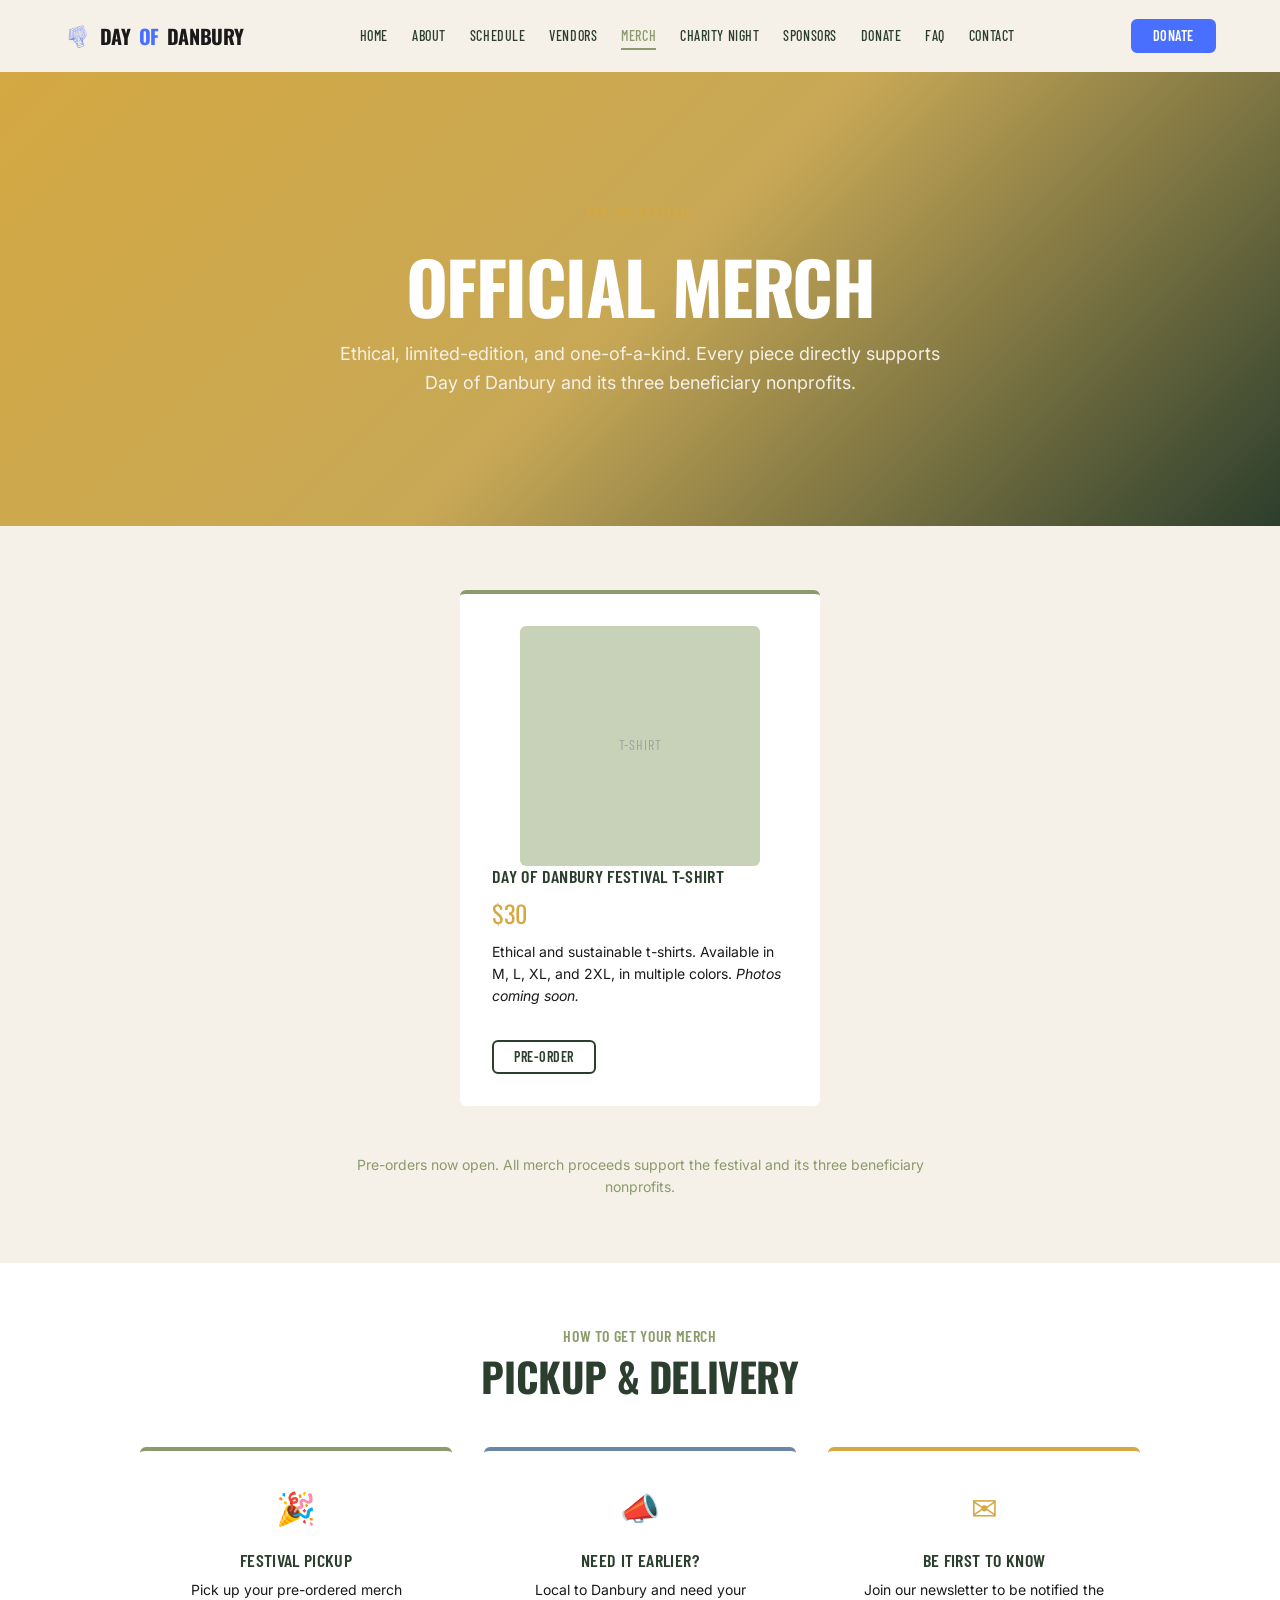
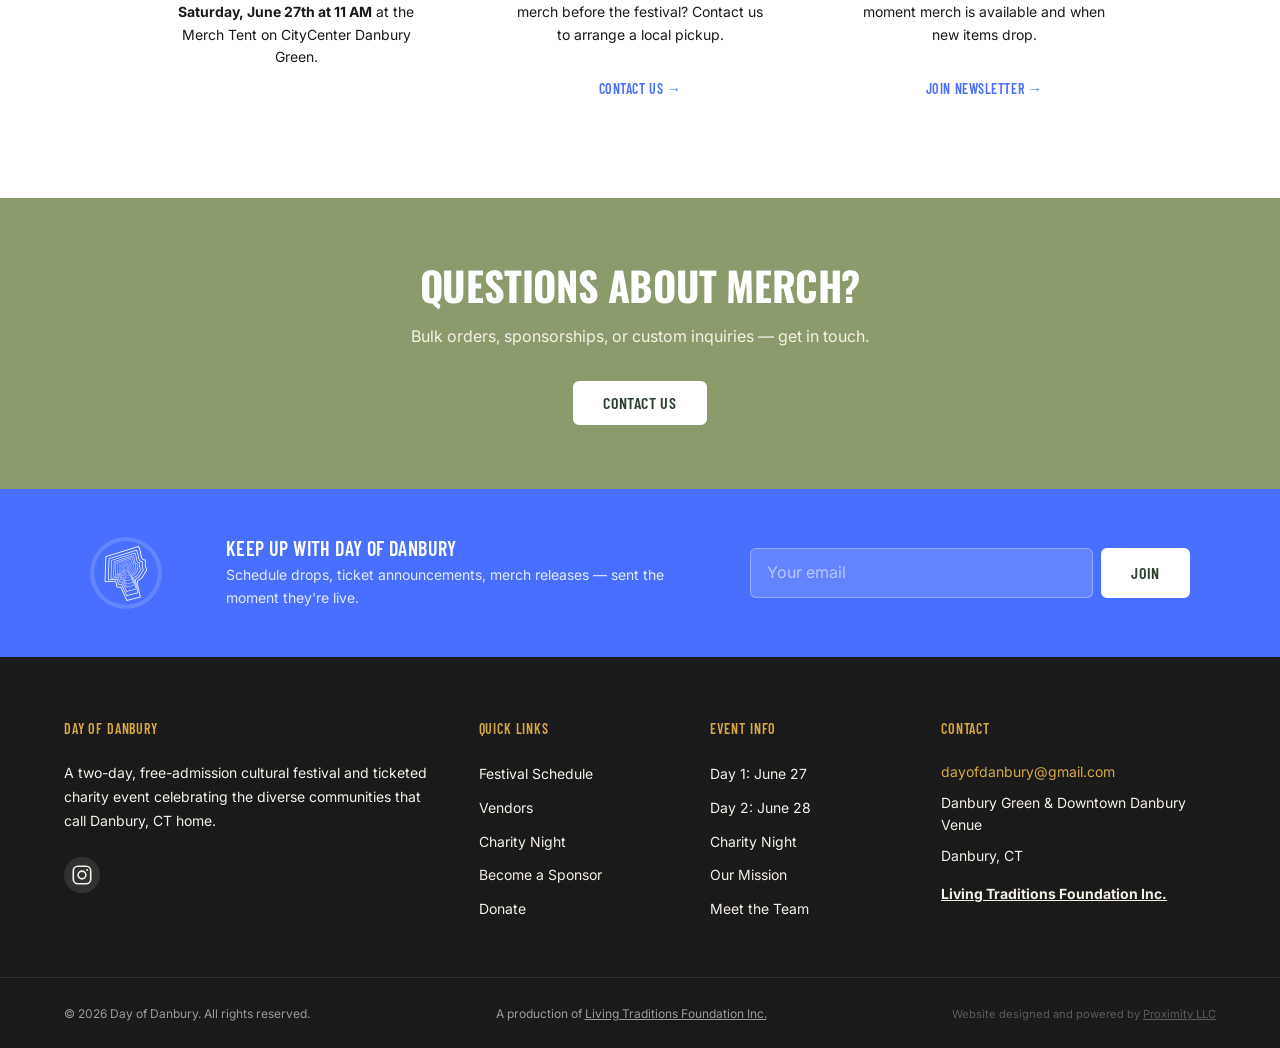
<file: merch.html>
<!DOCTYPE html>
<html lang="en">
<head>
  <meta charset="UTF-8">
  <meta name="viewport" content="width=device-width, initial-scale=1.0">
  <title>Merch | Day of Danbury | Official Festival Merchandise</title>
  <meta name="description" content="Official Day of Danbury merchandise — ethical, sustainable festival t-shirts. All proceeds support the festival and its three beneficiary nonprofits.">
  <meta property="og:title" content="Merch | Day of Danbury | Official Festival Merchandise">
  <meta property="og:description" content="Ethical, sustainable Day of Danbury festival t-shirts. All proceeds support the festival and its beneficiary nonprofits.">
  <meta property="og:type" content="website">
  <meta property="og:url" content="https://dayofdanbury.com/merch.html">
  <meta property="og:image" content="https://dodfest.github.io/dod-website-proximityllc/assets/stills/kids-cultural-dance.jpg">
  <meta name="twitter:card" content="summary_large_image">
  <meta name="twitter:image" content="https://dodfest.github.io/dod-website-proximityllc/assets/stills/kids-cultural-dance.jpg">
  <link rel="canonical" href="https://dayofdanbury.com/merch.html">
  <link rel="icon" type="image/png" sizes="32x32" href="assets/favicon/favicon-32.png">
  <link rel="icon" type="image/png" sizes="16x16" href="assets/favicon/favicon-16.png">
  <link rel="apple-touch-icon" sizes="180x180" href="assets/favicon/apple-touch-icon.png">
  <link rel="manifest" href="site.webmanifest">
  <meta name="theme-color" content="#486FFF">
  <link rel="stylesheet" href="css/variables.css">
  <link rel="stylesheet" href="css/reset.css">
  <link rel="stylesheet" href="css/typography.css">
  <link rel="stylesheet" href="css/layout.css">
  <link rel="stylesheet" href="css/components.css">
  <link rel="stylesheet" href="css/header.css?v=2">
  <link rel="stylesheet" href="css/footer.css">
</head>
<body data-page="merch">
  <div id="site-header"></div>

  <main id="main-content">

    <section class="hero hero--half" style="background: linear-gradient(135deg, var(--color-gold) 0%, #C8A856 50%, var(--color-dark-olive) 100%);">
      <div class="hero__content">
        <span class="hero__badge">Rep the Festival</span>
        <h1 class="hero__title">Official Merch</h1>
        <p class="hero__text">Ethical, limited-edition, and one-of-a-kind. Every piece directly supports Day of Danbury and its three beneficiary nonprofits.</p>
      </div>
    </section>

    <!-- Merch Grid -->
    <section class="section panel--cream">
      <div class="container">
        <div style="max-width: 360px; margin: 0 auto;">
          <div class="card card--accent-sage reveal" data-delay="0s">
            <div class="placeholder-img placeholder-img--1x1 mb-lg" style="background: var(--color-sage-light); max-width: 240px; margin: 0 auto;">T-Shirt</div>
            <h3 class="card__title">Day of Danbury Festival T-Shirt</h3>
            <div style="font-family: var(--font-headline); font-size: var(--text-2xl); color: var(--color-gold); margin: var(--space-sm) 0;">$30</div>
            <p class="card__text">Ethical and sustainable t-shirts. Available in M, L, XL, and 2XL, in multiple colors. <em>Photos coming soon.</em></p>
            <a href="https://www.zeffy.com/en-US/ticketing/day-of-danbury-shop" target="_blank" rel="noopener" class="btn btn--secondary btn--sm mt-md">Pre-Order</a>
          </div>
        </div>

        <p class="text-center mt-2xl reveal" style="font-size: var(--text-sm); color: var(--color-sage); max-width: 600px; margin-left: auto; margin-right: auto;">Pre-orders now open. All merch proceeds support the festival and its three beneficiary nonprofits.</p>
      </div>
    </section>

    <!-- Pickup Info -->
    <section class="section panel--white">
      <div class="container text-center">
        <h4 class="mb-sm reveal">How to Get Your Merch</h4>
        <h2 class="mb-2xl reveal">Pickup &amp; Delivery</h2>
        <div class="grid grid--3" style="max-width: 1000px; margin: 0 auto;">
          <div class="card card--accent-sage reveal" data-delay="0s">
            <div class="card__icon" style="font-size: 2rem; margin-bottom: var(--space-md); color: var(--color-sage);">&#127881;</div>
            <h3 class="card__title">Festival Pickup</h3>
            <p class="card__text">Pick up your pre-ordered merch <strong>Saturday, June 27th at 11 AM</strong> at the Merch Tent on CityCenter Danbury Green.</p>
          </div>
          <div class="card card--accent-steel reveal" data-delay="0.15s">
            <div class="card__icon" style="font-size: 2rem; margin-bottom: var(--space-md); color: var(--color-steel-blue);">&#128227;</div>
            <h3 class="card__title">Need It Earlier?</h3>
            <p class="card__text">Local to Danbury and need your merch before the festival? Contact us to arrange a local pickup.</p>
            <a href="contact.html?subject=merch&message=Hello%2C%20I%20pre-ordered%20Day%20of%20Danbury%20merch%20and%20would%20like%20to%20arrange%20local%20pickup%20before%20the%20festival.%20Please%20send%20me%20details%20on%20available%20pickup%20times%20and%20locations." class="card__link mt-md">Contact Us &rarr;</a>
          </div>
          <div class="card card--accent-gold reveal" data-delay="0.3s">
            <div class="card__icon" style="font-size: 2rem; margin-bottom: var(--space-md); color: var(--color-gold);">&#9993;</div>
            <h3 class="card__title">Be First to Know</h3>
            <p class="card__text">Join our newsletter to be notified the moment merch is available and when new items drop.</p>
            <a href="index.html#newsletter" class="card__link mt-md">Join Newsletter &rarr;</a>
          </div>
        </div>
      </div>
    </section>

    <!-- CTA -->
    <section class="panel--sage section">
      <div class="container text-center">
        <h2 class="text-white mb-md reveal">Questions About Merch?</h2>
        <p class="text-cream mb-xl reveal" style="max-width: 500px; margin-left: auto; margin-right: auto;">Bulk orders, sponsorships, or custom inquiries — get in touch.</p>
        <a href="contact.html?subject=merch&message=Hello%2C%20I%20have%20a%20question%20about%20Day%20of%20Danbury%20merch.%20Please%20send%20me%20more%20information." class="btn btn--white reveal">Contact Us</a>
      </div>
    </section>

  </main>

  <div id="site-footer"></div>
  <script src="js/components.js?v=3"></script>
  <script src="js/main.js"></script>
  <script src="js/animations.js"></script>
</body>
</html>
</file>
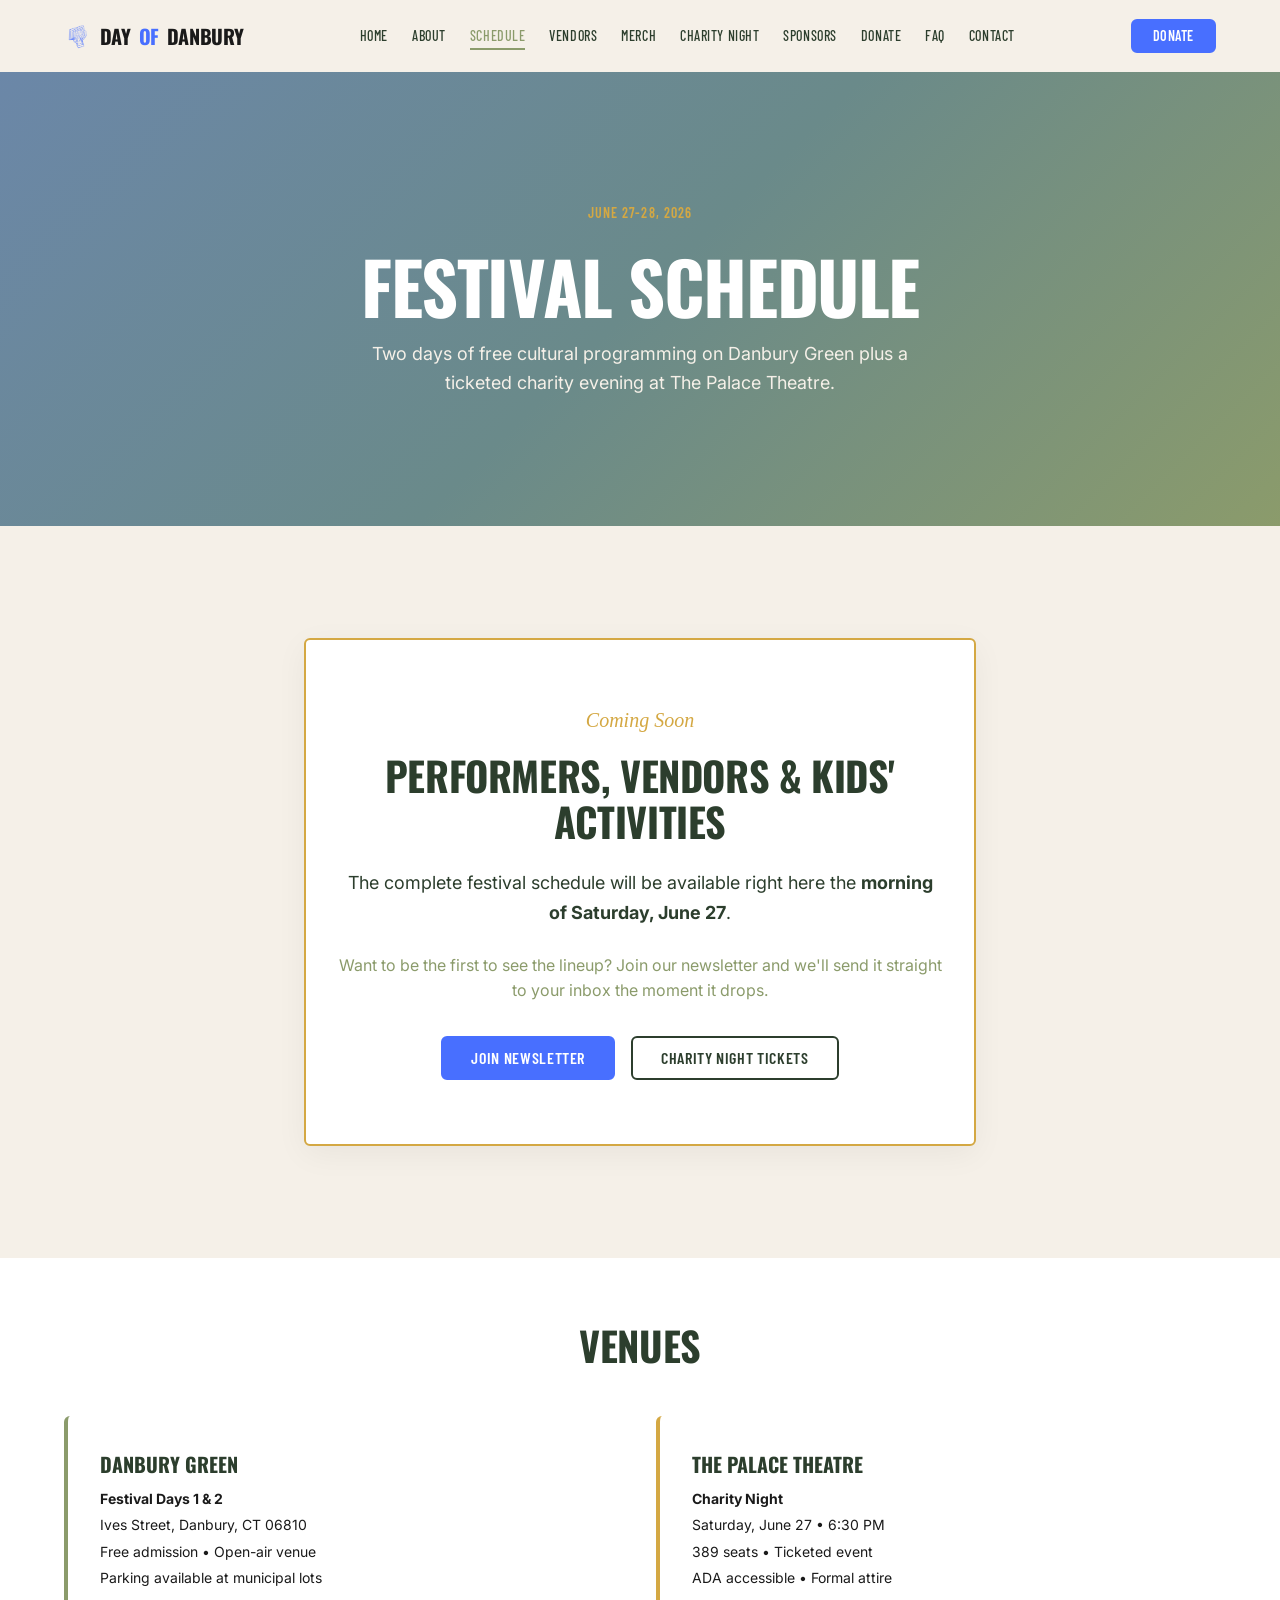
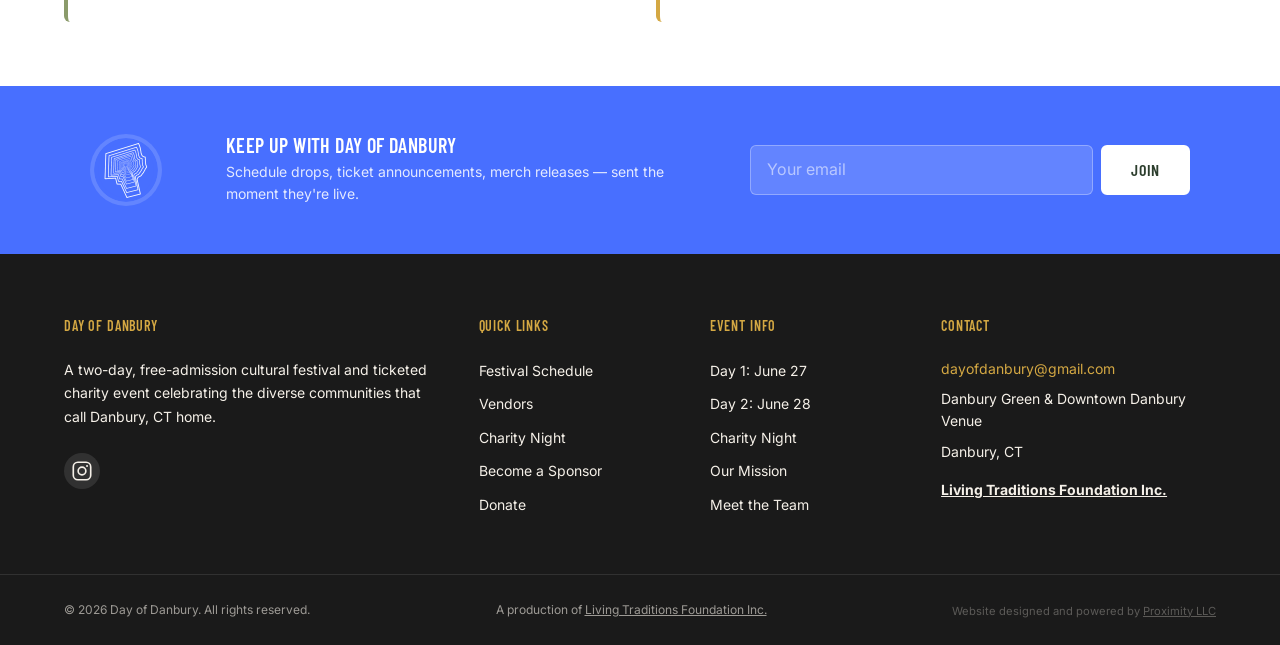
<file: schedule.html>
<!DOCTYPE html>
<html lang="en">
<head>
  <meta charset="UTF-8">
  <meta name="viewport" content="width=device-width, initial-scale=1.0">
  <title>Schedule | Day of Danbury | June 27-28, 2026</title>
  <meta name="description" content="Full festival schedule for Day of Danbury. Two days of free music, food, dance, and cultural programming on Danbury Green. Plus Charity Night at The Palace Theatre.">
  <meta property="og:title" content="Schedule | Day of Danbury | June 27-28, 2026">
  <meta property="og:description" content="Two days of free music, food, dance, and cultural programming on Danbury Green. Plus Charity Night at The Palace Theatre.">
  <meta property="og:type" content="website">
  <meta property="og:url" content="https://dayofdanbury.com/schedule.html">
  <meta property="og:image" content="https://dodfest.github.io/dod-website-proximityllc/assets/stills/kids-cultural-dance.jpg">
  <meta name="twitter:card" content="summary_large_image">
  <meta name="twitter:image" content="https://dodfest.github.io/dod-website-proximityllc/assets/stills/kids-cultural-dance.jpg">
  <link rel="canonical" href="https://dayofdanbury.com/schedule.html">
  <link rel="icon" type="image/png" sizes="32x32" href="assets/favicon/favicon-32.png">
  <link rel="icon" type="image/png" sizes="16x16" href="assets/favicon/favicon-16.png">
  <link rel="apple-touch-icon" sizes="180x180" href="assets/favicon/apple-touch-icon.png">
  <link rel="manifest" href="site.webmanifest">
  <meta name="theme-color" content="#486FFF">
  <link rel="stylesheet" href="css/variables.css">
  <link rel="stylesheet" href="css/reset.css">
  <link rel="stylesheet" href="css/typography.css">
  <link rel="stylesheet" href="css/layout.css">
  <link rel="stylesheet" href="css/components.css">
  <link rel="stylesheet" href="css/header.css?v=2">
  <link rel="stylesheet" href="css/footer.css">
  <link rel="stylesheet" href="css/pages/schedule.css">
</head>
<body data-page="schedule">
  <div id="site-header"></div>

  <main id="main-content">

    <section class="hero hero--half schedule-hero">
      <div class="hero__content">
        <span class="hero__badge">June 27-28, 2026</span>
        <h1 class="hero__title">Festival Schedule</h1>
        <p class="hero__text">Two days of free cultural programming on Danbury Green plus a ticketed charity evening at The Palace Theatre.</p>
      </div>
    </section>

    <section class="section panel--cream">
      <div class="container text-center" style="max-width: 720px; padding-top: var(--space-2xl); padding-bottom: var(--space-2xl);">
        <div class="reveal" style="background: var(--color-white); border: 2px solid var(--color-gold); border-radius: var(--border-radius); padding: var(--space-3xl) var(--space-xl); box-shadow: 0 8px 32px rgba(0,0,0,0.05);">
          <p style="font-family: var(--font-accent); font-style: italic; font-size: var(--text-xl); color: var(--color-gold); margin-bottom: var(--space-md);">Coming Soon</p>
          <h2 class="mb-lg">Performers, Vendors &amp; Kids' Activities</h2>
          <p class="lead" style="color: var(--color-dark-olive); margin-bottom: var(--space-lg);">The complete festival schedule will be available right here the <strong>morning of Saturday, June 27</strong>.</p>
          <p style="color: var(--color-sage); margin-bottom: var(--space-xl);">Want to be the first to see the lineup? Join our newsletter and we'll send it straight to your inbox the moment it drops.</p>
          <div style="display: flex; gap: var(--space-md); justify-content: center; flex-wrap: wrap;">
            <a href="index.html#newsletter" class="btn btn--primary">Join Newsletter</a>
            <a href="charity-night.html" class="btn btn--secondary">Charity Night Tickets</a>
          </div>
        </div>
      </div>
    </section>

    <!-- Venue Info -->
    <section class="section panel--white">
      <div class="container">
        <h2 class="text-center mb-2xl reveal">Venues</h2>
        <div class="grid grid--2">
          <div class="venue-card reveal">
            <div class="venue-card__name">Danbury Green</div>
            <p class="venue-card__detail"><strong>Festival Days 1 &amp; 2</strong></p>
            <p class="venue-card__detail">Ives Street, Danbury, CT 06810</p>
            <p class="venue-card__detail">Free admission &bull; Open-air venue</p>
            <p class="venue-card__detail">Parking available at municipal lots</p>
          </div>
          <div class="venue-card venue-card--gold reveal" data-delay="0.15s">
            <div class="venue-card__name">The Palace Theatre</div>
            <p class="venue-card__detail"><strong>Charity Night</strong></p>
            <p class="venue-card__detail">Saturday, June 27 &bull; 6:30 PM</p>
            <p class="venue-card__detail">389 seats &bull; Ticketed event</p>
            <p class="venue-card__detail">ADA accessible &bull; Formal attire</p>
          </div>
        </div>
      </div>
    </section>

  </main>

  <div id="site-footer"></div>
  <script src="js/components.js?v=3"></script>
  <script src="js/main.js"></script>
  <script src="js/animations.js"></script>
  <script src="js/schedule-filter.js"></script>
</body>
</html>
</file>
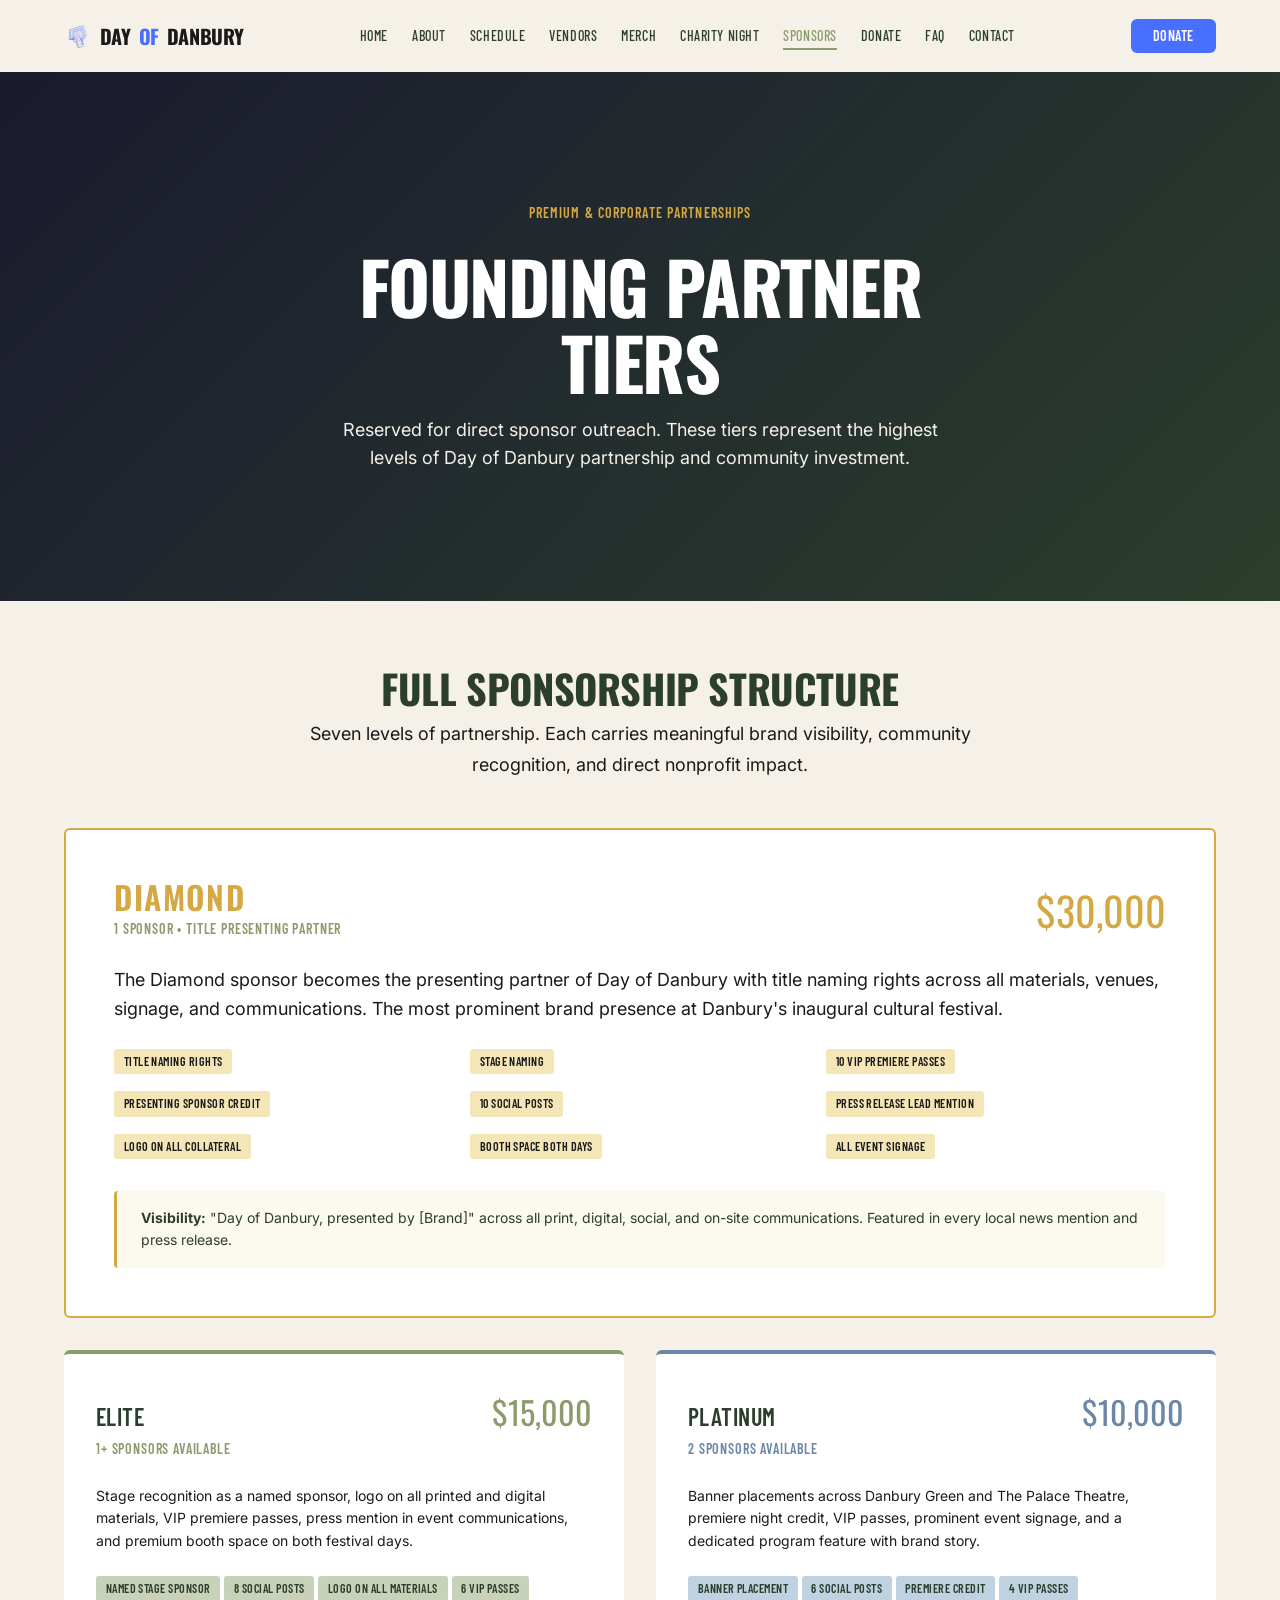
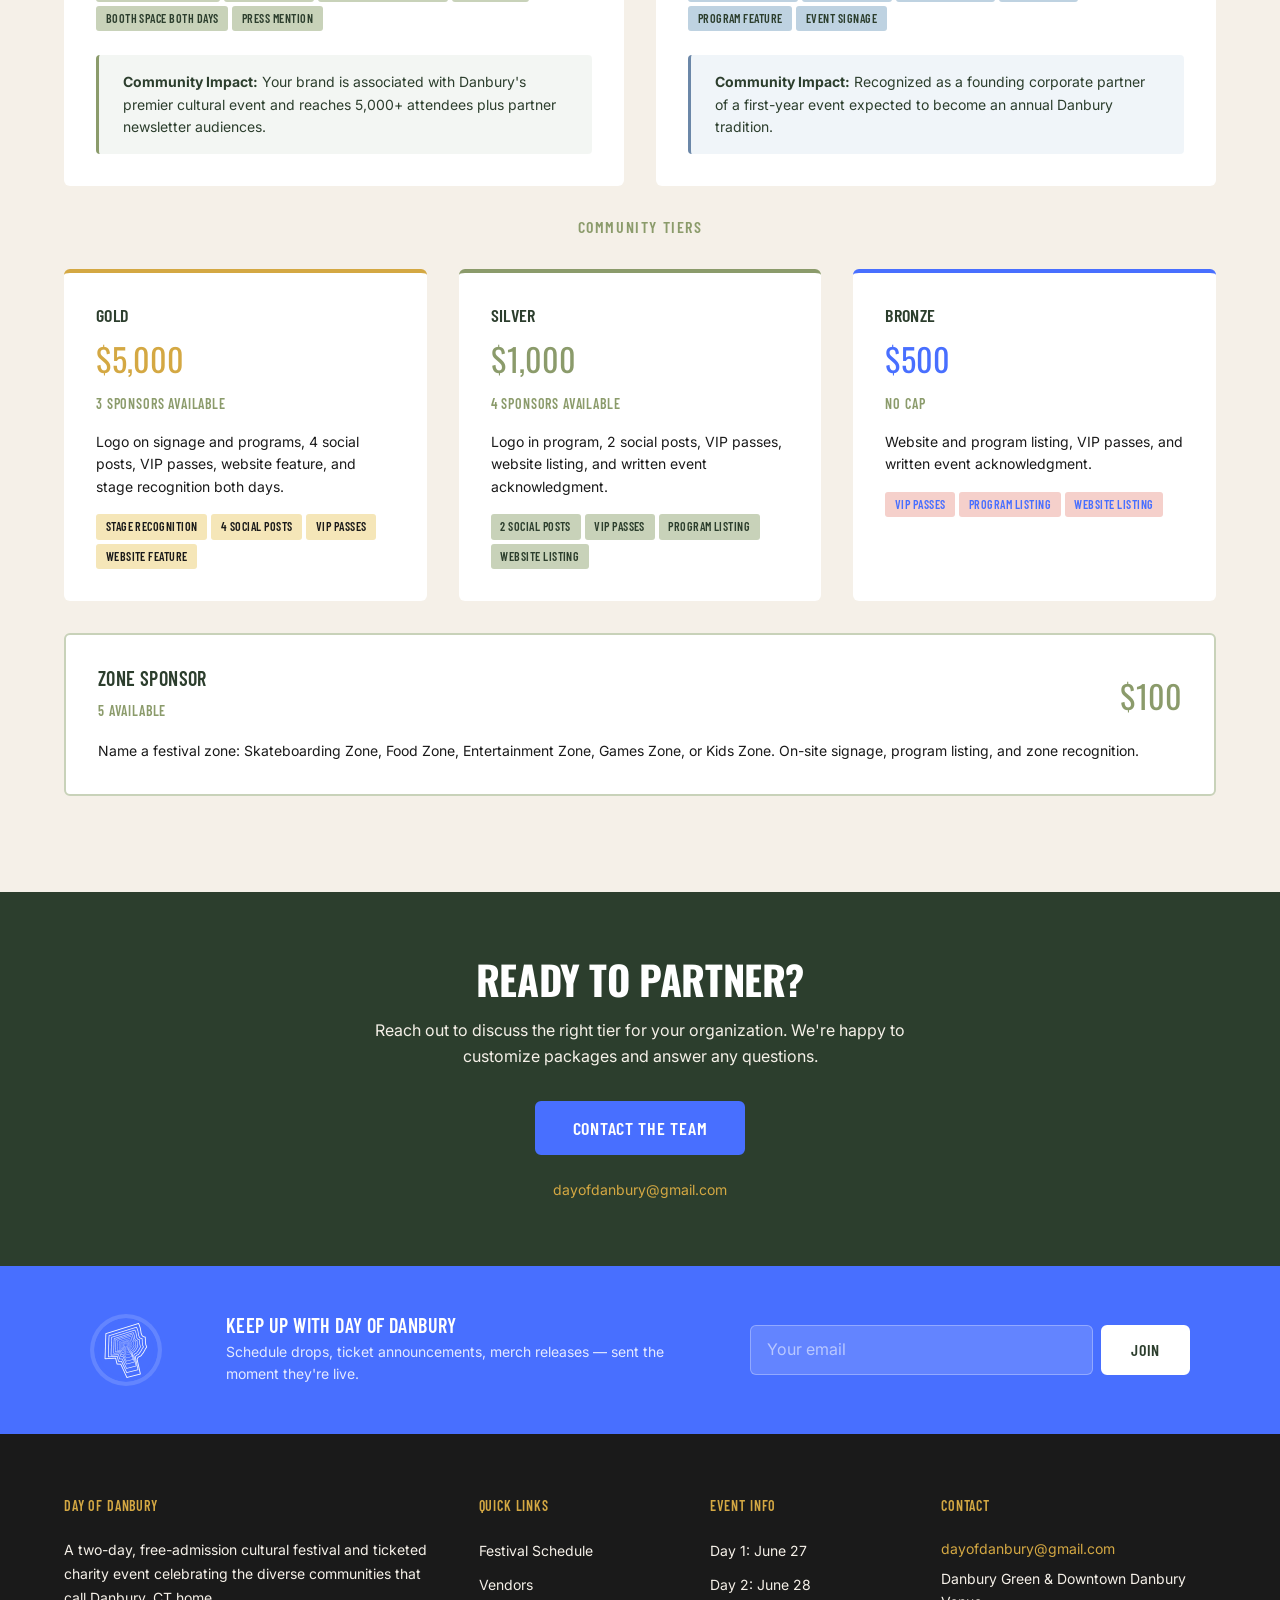
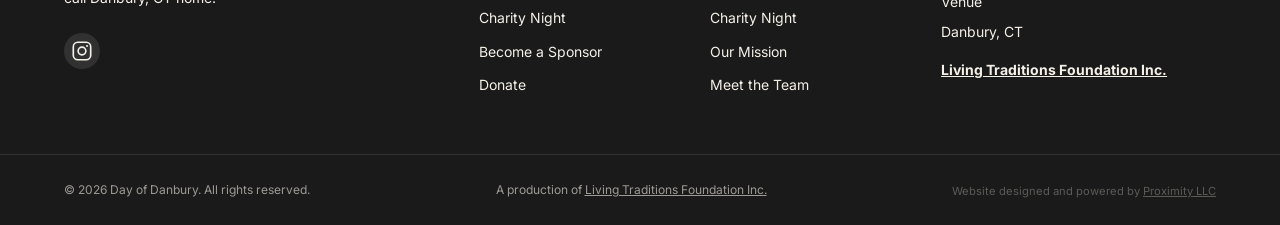
<file: sponsors-premium.html>
<!DOCTYPE html>
<html lang="en">
<head>
  <meta charset="UTF-8">
  <meta name="viewport" content="width=device-width, initial-scale=1.0">
  <title>Premium Sponsorship | Day of Danbury | Confidential</title>
  <meta name="description" content="Premium partnership tiers for Day of Danbury — for internal and direct outreach use only.">
  <meta name="robots" content="noindex, nofollow">
  <link rel="icon" type="image/png" sizes="32x32" href="assets/favicon/favicon-32.png">
  <link rel="icon" type="image/png" sizes="16x16" href="assets/favicon/favicon-16.png">
  <link rel="apple-touch-icon" sizes="180x180" href="assets/favicon/apple-touch-icon.png">
  <link rel="manifest" href="site.webmanifest">
  <meta name="theme-color" content="#486FFF">
  <link rel="stylesheet" href="css/variables.css">
  <link rel="stylesheet" href="css/reset.css">
  <link rel="stylesheet" href="css/typography.css">
  <link rel="stylesheet" href="css/layout.css">
  <link rel="stylesheet" href="css/components.css">
  <link rel="stylesheet" href="css/header.css?v=2">
  <link rel="stylesheet" href="css/footer.css">
</head>
<body data-page="sponsors">
  <div id="site-header"></div>

  <main id="main-content">

    <section class="hero hero--half" style="background: linear-gradient(135deg, #1a1a2e 0%, var(--color-dark-olive) 100%);">
      <div class="hero__content">
        <span class="hero__badge">Premium &amp; Corporate Partnerships</span>
        <h1 class="hero__title">Founding Partner Tiers</h1>
        <p class="hero__text">Reserved for direct sponsor outreach. These tiers represent the highest levels of Day of Danbury partnership and community investment.</p>
      </div>
    </section>

    <!-- All Tiers Overview -->
    <section class="section panel--cream">
      <div class="container">
        <h2 class="text-center mb-sm reveal">Full Sponsorship Structure</h2>
        <p class="text-center lead mb-2xl reveal" style="max-width: 700px; margin-left: auto; margin-right: auto;">Seven levels of partnership. Each carries meaningful brand visibility, community recognition, and direct nonprofit impact.</p>

        <!-- Diamond -->
        <div class="card mb-xl reveal" style="border: 2px solid var(--color-gold); padding: var(--space-2xl);">
          <div style="display: flex; justify-content: space-between; align-items: center; flex-wrap: wrap; gap: var(--space-md); margin-bottom: var(--space-lg);">
            <div>
              <h3 style="font-family: var(--font-headline); font-size: var(--text-3xl); color: var(--color-gold); text-transform: uppercase; letter-spacing: 0.05em;">Diamond</h3>
              <span class="label" style="color: var(--color-sage);">1 Sponsor &bull; Title Presenting Partner</span>
            </div>
            <div style="font-family: var(--font-headline); font-size: var(--text-4xl); color: var(--color-gold);">$30,000</div>
          </div>
          <p class="mb-lg" style="font-size: var(--text-lg);">The Diamond sponsor becomes the presenting partner of Day of Danbury with title naming rights across all materials, venues, signage, and communications. The most prominent brand presence at Danbury's inaugural cultural festival.</p>
          <div class="grid grid--3" style="gap: var(--space-md); margin-bottom: var(--space-xl);">
            <div><span class="tag tag--gold">Title Naming Rights</span></div>
            <div><span class="tag tag--gold">Stage Naming</span></div>
            <div><span class="tag tag--gold">10 VIP Premiere Passes</span></div>
            <div><span class="tag tag--gold">Presenting Sponsor Credit</span></div>
            <div><span class="tag tag--gold">10 Social Posts</span></div>
            <div><span class="tag tag--gold">Press Release Lead Mention</span></div>
            <div><span class="tag tag--gold">Logo on ALL Collateral</span></div>
            <div><span class="tag tag--gold">Booth Space Both Days</span></div>
            <div><span class="tag tag--gold">All Event Signage</span></div>
          </div>
          <div style="background: rgba(212,175,55,0.08); border-left: 3px solid var(--color-gold); padding: var(--space-md) var(--space-lg); border-radius: 4px;">
            <p style="font-size: var(--text-sm); color: var(--color-dark-olive); margin: 0;"><strong>Visibility:</strong> "Day of Danbury, presented by [Brand]" across all print, digital, social, and on-site communications. Featured in every local news mention and press release.</p>
          </div>
        </div>

        <!-- Elite & Platinum -->
        <div class="grid grid--2 mb-xl">
          <div class="card card--accent-sage reveal">
            <div style="display: flex; justify-content: space-between; align-items: baseline; margin-bottom: var(--space-lg);">
              <div>
                <h3 class="card__title" style="font-size: var(--text-2xl);">Elite</h3>
                <span class="label text-sage" style="display: block; margin-top: var(--space-xs);">1+ Sponsors Available</span>
              </div>
              <span style="font-family: var(--font-headline); font-size: var(--text-3xl); color: var(--color-sage);">$15,000</span>
            </div>
            <p class="card__text mb-lg">Stage recognition as a named sponsor, logo on all printed and digital materials, VIP premiere passes, press mention in event communications, and premium booth space on both festival days.</p>
            <div style="display: flex; flex-wrap: wrap; gap: var(--space-xs); margin-bottom: var(--space-lg);">
              <span class="tag tag--sage">Named Stage Sponsor</span>
              <span class="tag tag--sage">8 Social Posts</span>
              <span class="tag tag--sage">Logo on All Materials</span>
              <span class="tag tag--sage">6 VIP Passes</span>
              <span class="tag tag--sage">Booth Space Both Days</span>
              <span class="tag tag--sage">Press Mention</span>
            </div>
            <div style="background: rgba(107,142,100,0.08); border-left: 3px solid var(--color-sage); padding: var(--space-md) var(--space-lg); border-radius: 4px;">
              <p style="font-size: var(--text-sm); color: var(--color-dark-olive); margin: 0;"><strong>Community Impact:</strong> Your brand is associated with Danbury's premier cultural event and reaches 5,000+ attendees plus partner newsletter audiences.</p>
            </div>
          </div>

          <div class="card card--accent-steel reveal" data-delay="0.15s">
            <div style="display: flex; justify-content: space-between; align-items: baseline; margin-bottom: var(--space-lg);">
              <div>
                <h3 class="card__title" style="font-size: var(--text-2xl);">Platinum</h3>
                <span class="label text-steel" style="display: block; margin-top: var(--space-xs);">2 Sponsors Available</span>
              </div>
              <span style="font-family: var(--font-headline); font-size: var(--text-3xl); color: var(--color-steel-blue);">$10,000</span>
            </div>
            <p class="card__text mb-lg">Banner placements across Danbury Green and The Palace Theatre, premiere night credit, VIP passes, prominent event signage, and a dedicated program feature with brand story.</p>
            <div style="display: flex; flex-wrap: wrap; gap: var(--space-xs); margin-bottom: var(--space-lg);">
              <span class="tag tag--steel">Banner Placement</span>
              <span class="tag tag--steel">6 Social Posts</span>
              <span class="tag tag--steel">Premiere Credit</span>
              <span class="tag tag--steel">4 VIP Passes</span>
              <span class="tag tag--steel">Program Feature</span>
              <span class="tag tag--steel">Event Signage</span>
            </div>
            <div style="background: rgba(70,130,180,0.08); border-left: 3px solid var(--color-steel-blue); padding: var(--space-md) var(--space-lg); border-radius: 4px;">
              <p style="font-size: var(--text-sm); color: var(--color-dark-olive); margin: 0;"><strong>Community Impact:</strong> Recognized as a founding corporate partner of a first-year event expected to become an annual Danbury tradition.</p>
            </div>
          </div>
        </div>

        <!-- Gold, Silver, Bronze -->
        <h3 class="text-center mb-xl reveal" style="color: var(--color-sage); font-size: var(--text-base); text-transform: uppercase; letter-spacing: 0.1em;">Community Tiers</h3>
        <div class="grid grid--3 mb-xl">
          <div class="card card--accent-gold reveal">
            <h3 class="card__title text-gold">Gold</h3>
            <div style="font-family: var(--font-headline); font-size: var(--text-3xl); color: var(--color-gold); margin: var(--space-sm) 0;">$5,000</div>
            <span class="label text-sage mb-md" style="display: block;">3 Sponsors Available</span>
            <p class="card__text">Logo on signage and programs, 4 social posts, VIP passes, website feature, and stage recognition both days.</p>
            <div style="display: flex; flex-wrap: wrap; gap: var(--space-xs); margin-top: var(--space-md);">
              <span class="tag tag--gold">Stage Recognition</span>
              <span class="tag tag--gold">4 Social Posts</span>
              <span class="tag tag--gold">VIP Passes</span>
              <span class="tag tag--gold">Website Feature</span>
            </div>
          </div>
          <div class="card card--accent-sage reveal" data-delay="0.1s">
            <h3 class="card__title">Silver</h3>
            <div style="font-family: var(--font-headline); font-size: var(--text-3xl); color: var(--color-sage); margin: var(--space-sm) 0;">$1,000</div>
            <span class="label text-sage mb-md" style="display: block;">4 Sponsors Available</span>
            <p class="card__text">Logo in program, 2 social posts, VIP passes, website listing, and written event acknowledgment.</p>
            <div style="display: flex; flex-wrap: wrap; gap: var(--space-xs); margin-top: var(--space-md);">
              <span class="tag tag--sage">2 Social Posts</span>
              <span class="tag tag--sage">VIP Passes</span>
              <span class="tag tag--sage">Program Listing</span>
              <span class="tag tag--sage">Website Listing</span>
            </div>
          </div>
          <div class="card card--accent-red reveal" data-delay="0.2s">
            <h3 class="card__title text-red">Bronze</h3>
            <div style="font-family: var(--font-headline); font-size: var(--text-3xl); color: var(--color-cta-red); margin: var(--space-sm) 0;">$500</div>
            <span class="label text-sage mb-md" style="display: block;">No Cap</span>
            <p class="card__text">Website and program listing, VIP passes, and written event acknowledgment.</p>
            <div style="display: flex; flex-wrap: wrap; gap: var(--space-xs); margin-top: var(--space-md);">
              <span class="tag tag--red">VIP Passes</span>
              <span class="tag tag--red">Program Listing</span>
              <span class="tag tag--red">Website Listing</span>
            </div>
          </div>
        </div>

        <!-- Zone Sponsor -->
        <div class="card mb-xl reveal" style="border: 2px solid var(--color-sage-light); padding: var(--space-xl);">
          <div style="display: flex; justify-content: space-between; align-items: center; flex-wrap: wrap; gap: var(--space-md);">
            <div>
              <h3 class="card__title" style="font-size: var(--text-xl);">Zone Sponsor</h3>
              <span class="label text-sage">5 Available</span>
            </div>
            <div style="font-family: var(--font-headline); font-size: var(--text-3xl); color: var(--color-sage);">$100</div>
          </div>
          <p class="card__text mt-md">Name a festival zone: Skateboarding Zone, Food Zone, Entertainment Zone, Games Zone, or Kids Zone. On-site signage, program listing, and zone recognition.</p>
        </div>
      </div>
    </section>

    <!-- CTA -->
    <section class="panel--dark section">
      <div class="container text-center">
        <h2 class="text-white mb-md reveal">Ready to Partner?</h2>
        <p class="text-cream mb-xl reveal" style="max-width: 600px; margin-left: auto; margin-right: auto;">Reach out to discuss the right tier for your organization. We're happy to customize packages and answer any questions.</p>
        <a href="contact.html" class="btn btn--primary btn--lg reveal">Contact the Team</a>
        <p class="text-cream mt-lg reveal" style="font-size: var(--text-sm);"><a href="mailto:dayofdanbury@gmail.com" style="color: var(--color-gold);">dayofdanbury@gmail.com</a></p>
      </div>
    </section>

  </main>

  <div id="site-footer"></div>
  <script src="js/components.js?v=3"></script>
  <script src="js/main.js"></script>
  <script src="js/animations.js"></script>
</body>
</html>
</file>
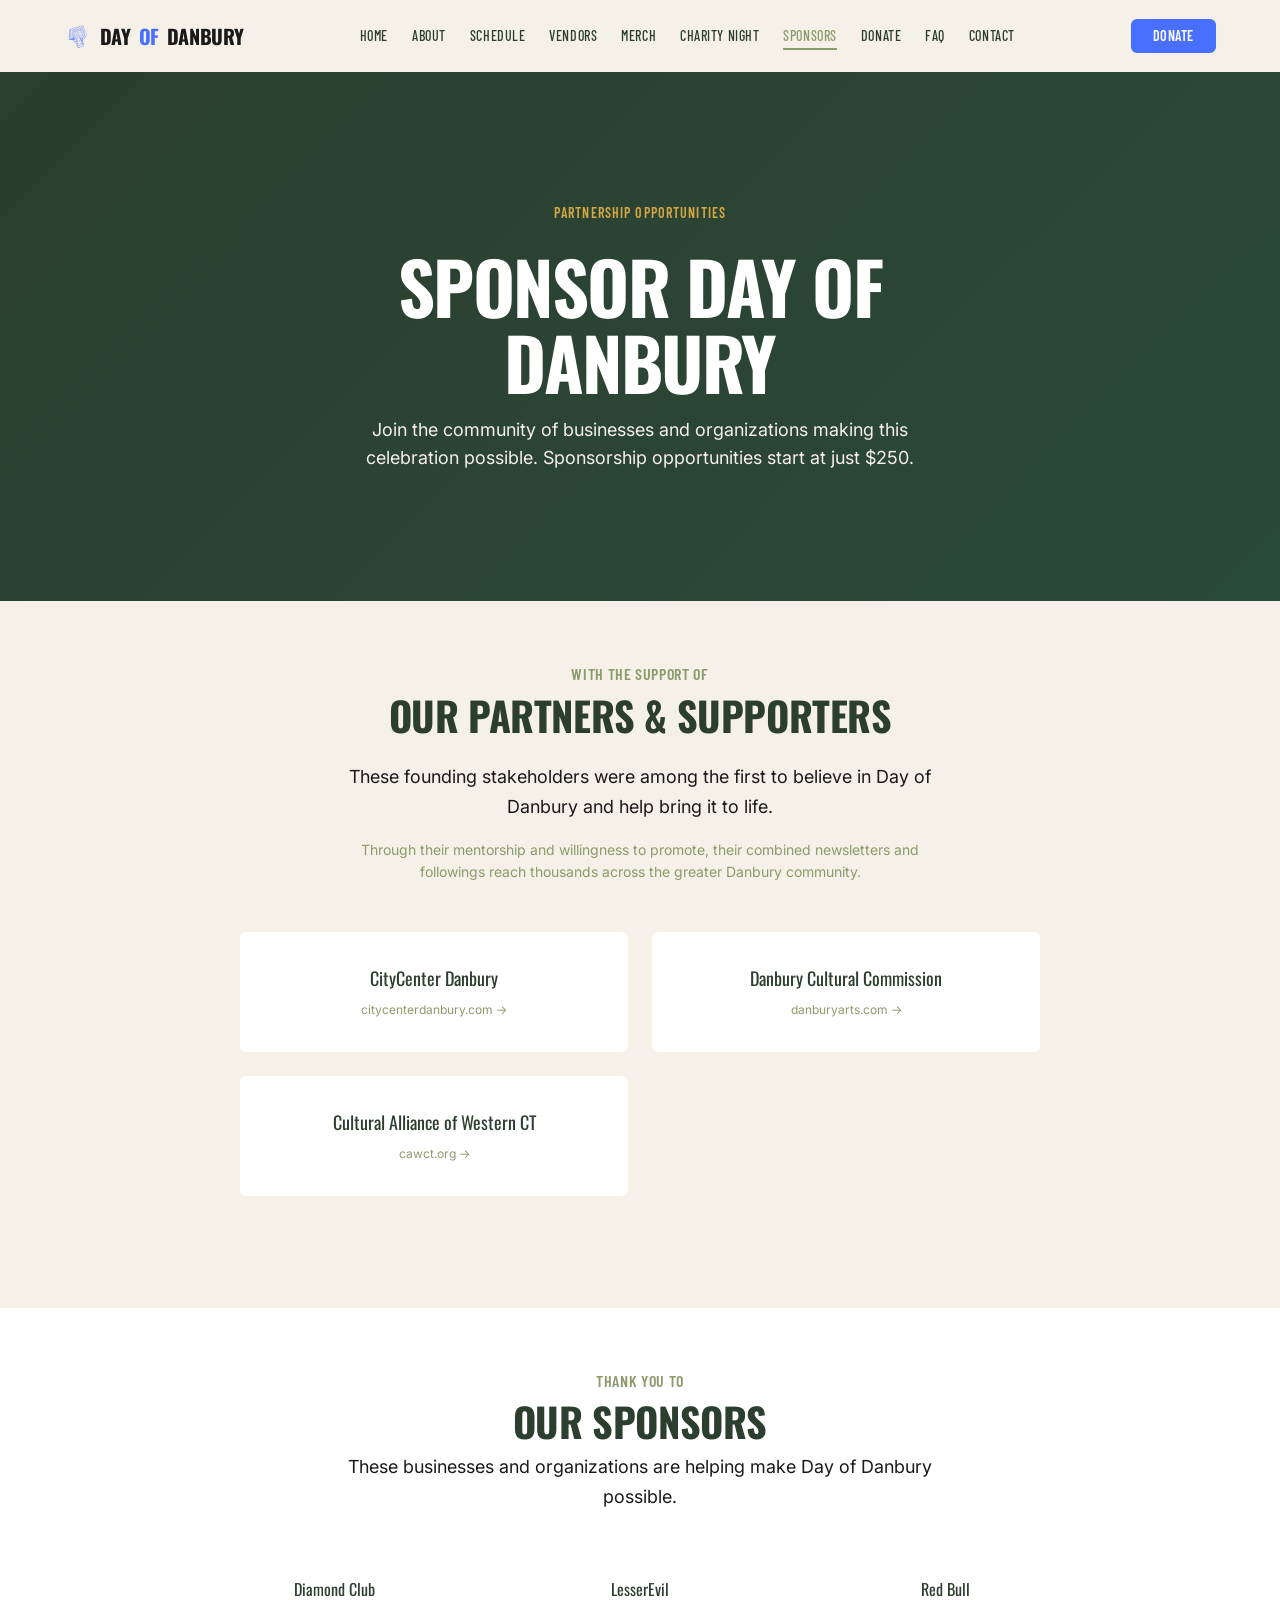
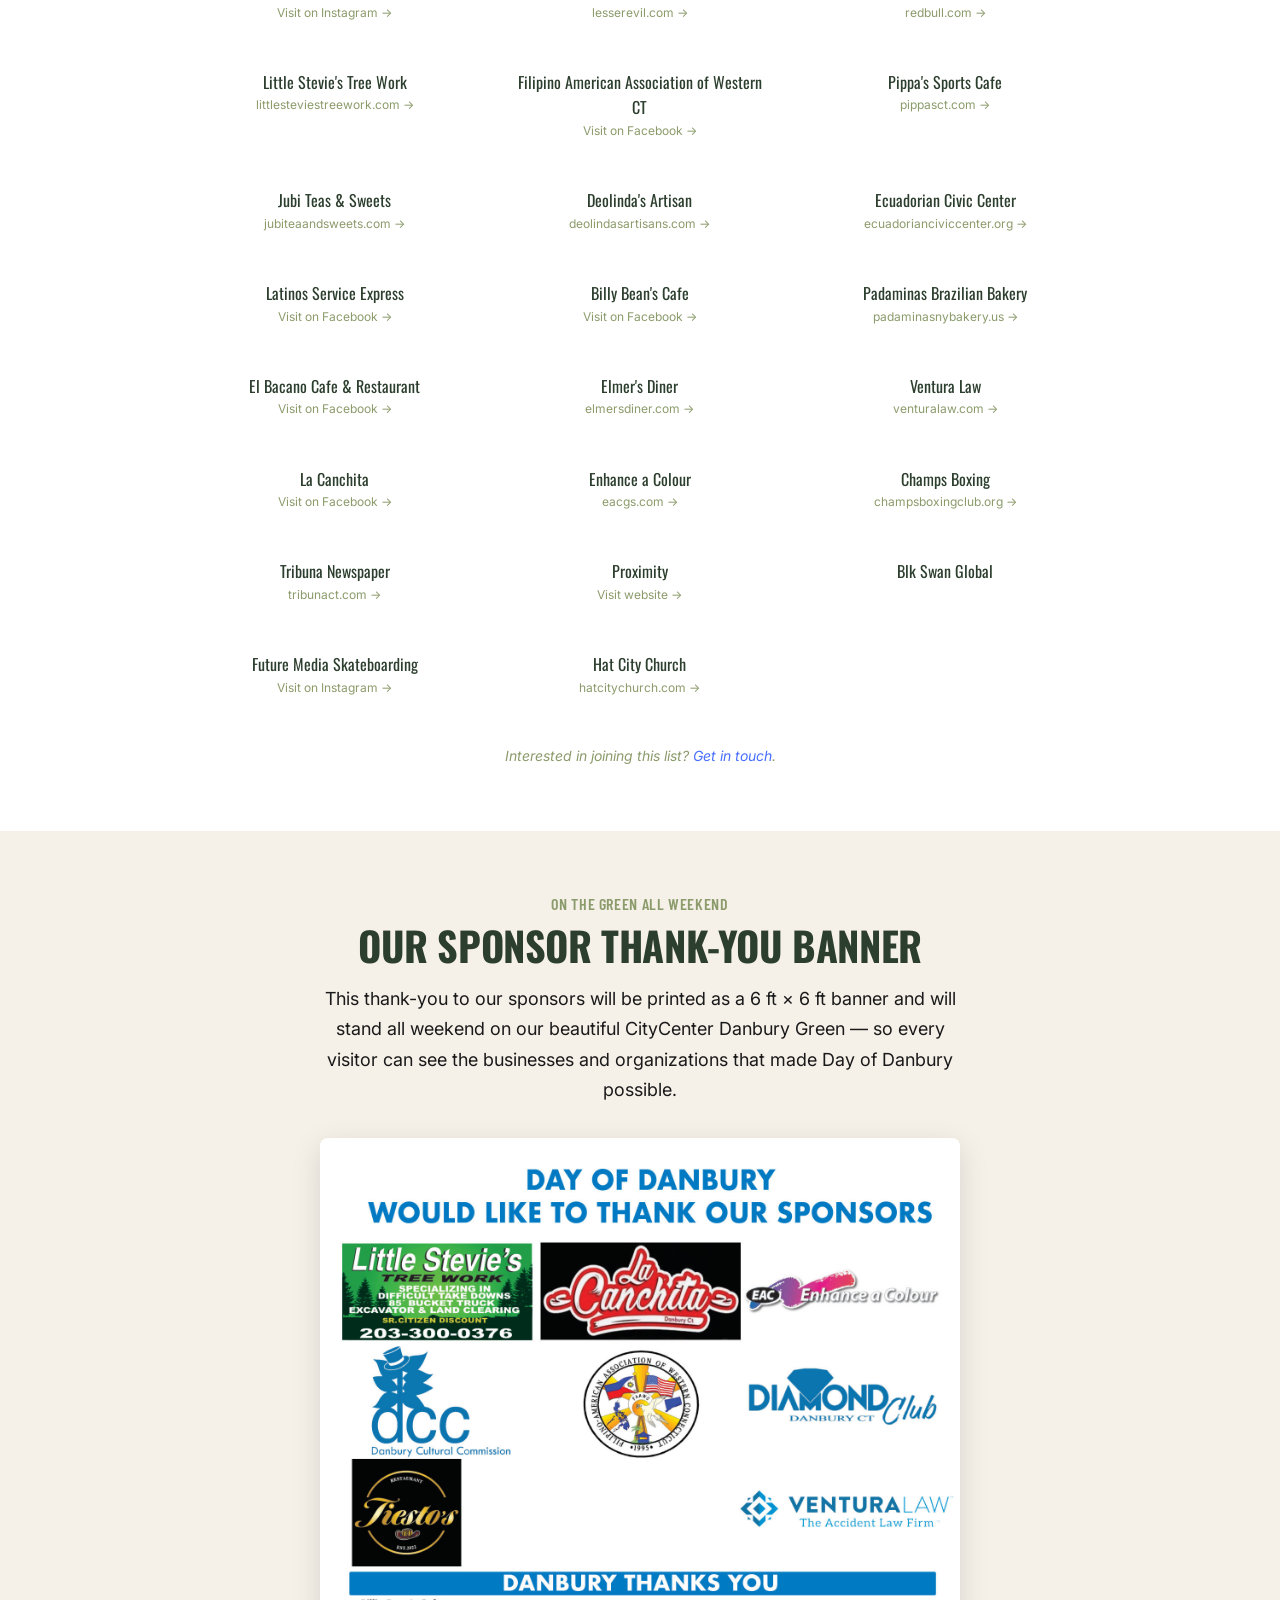
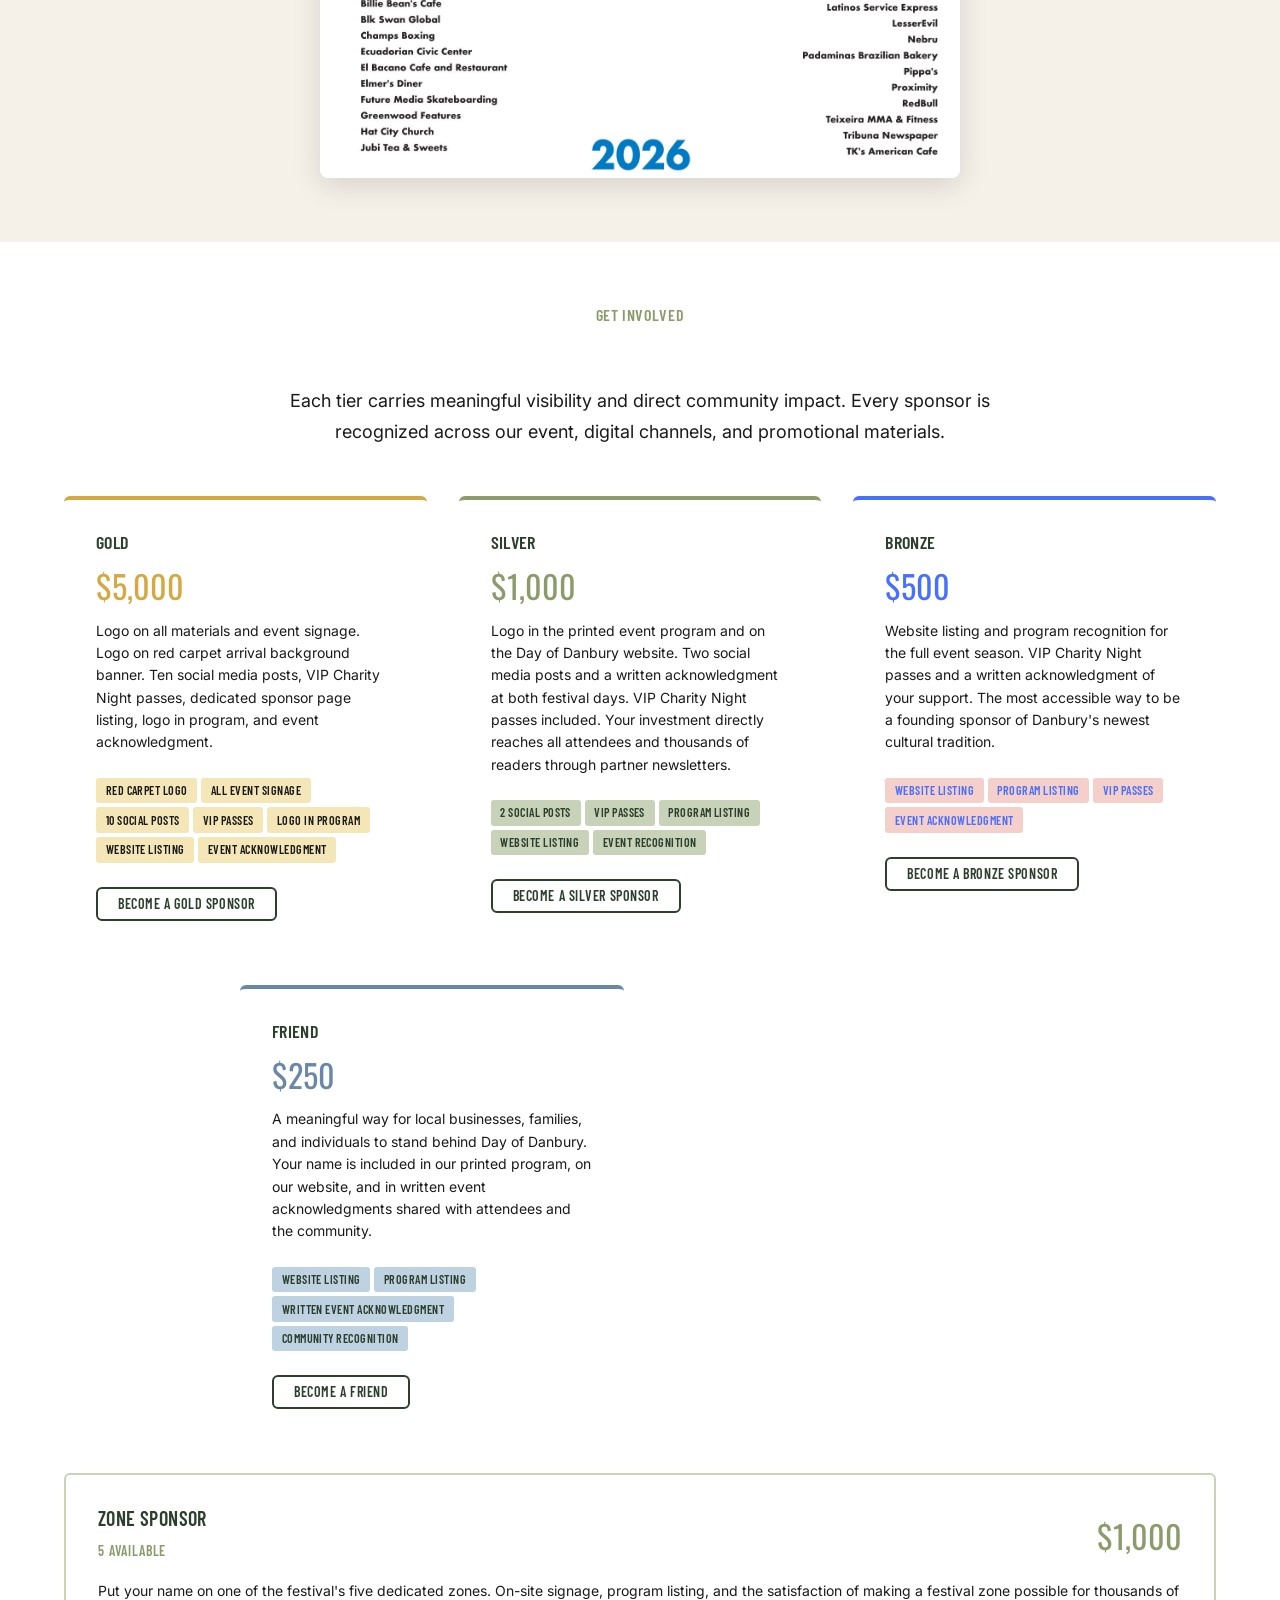
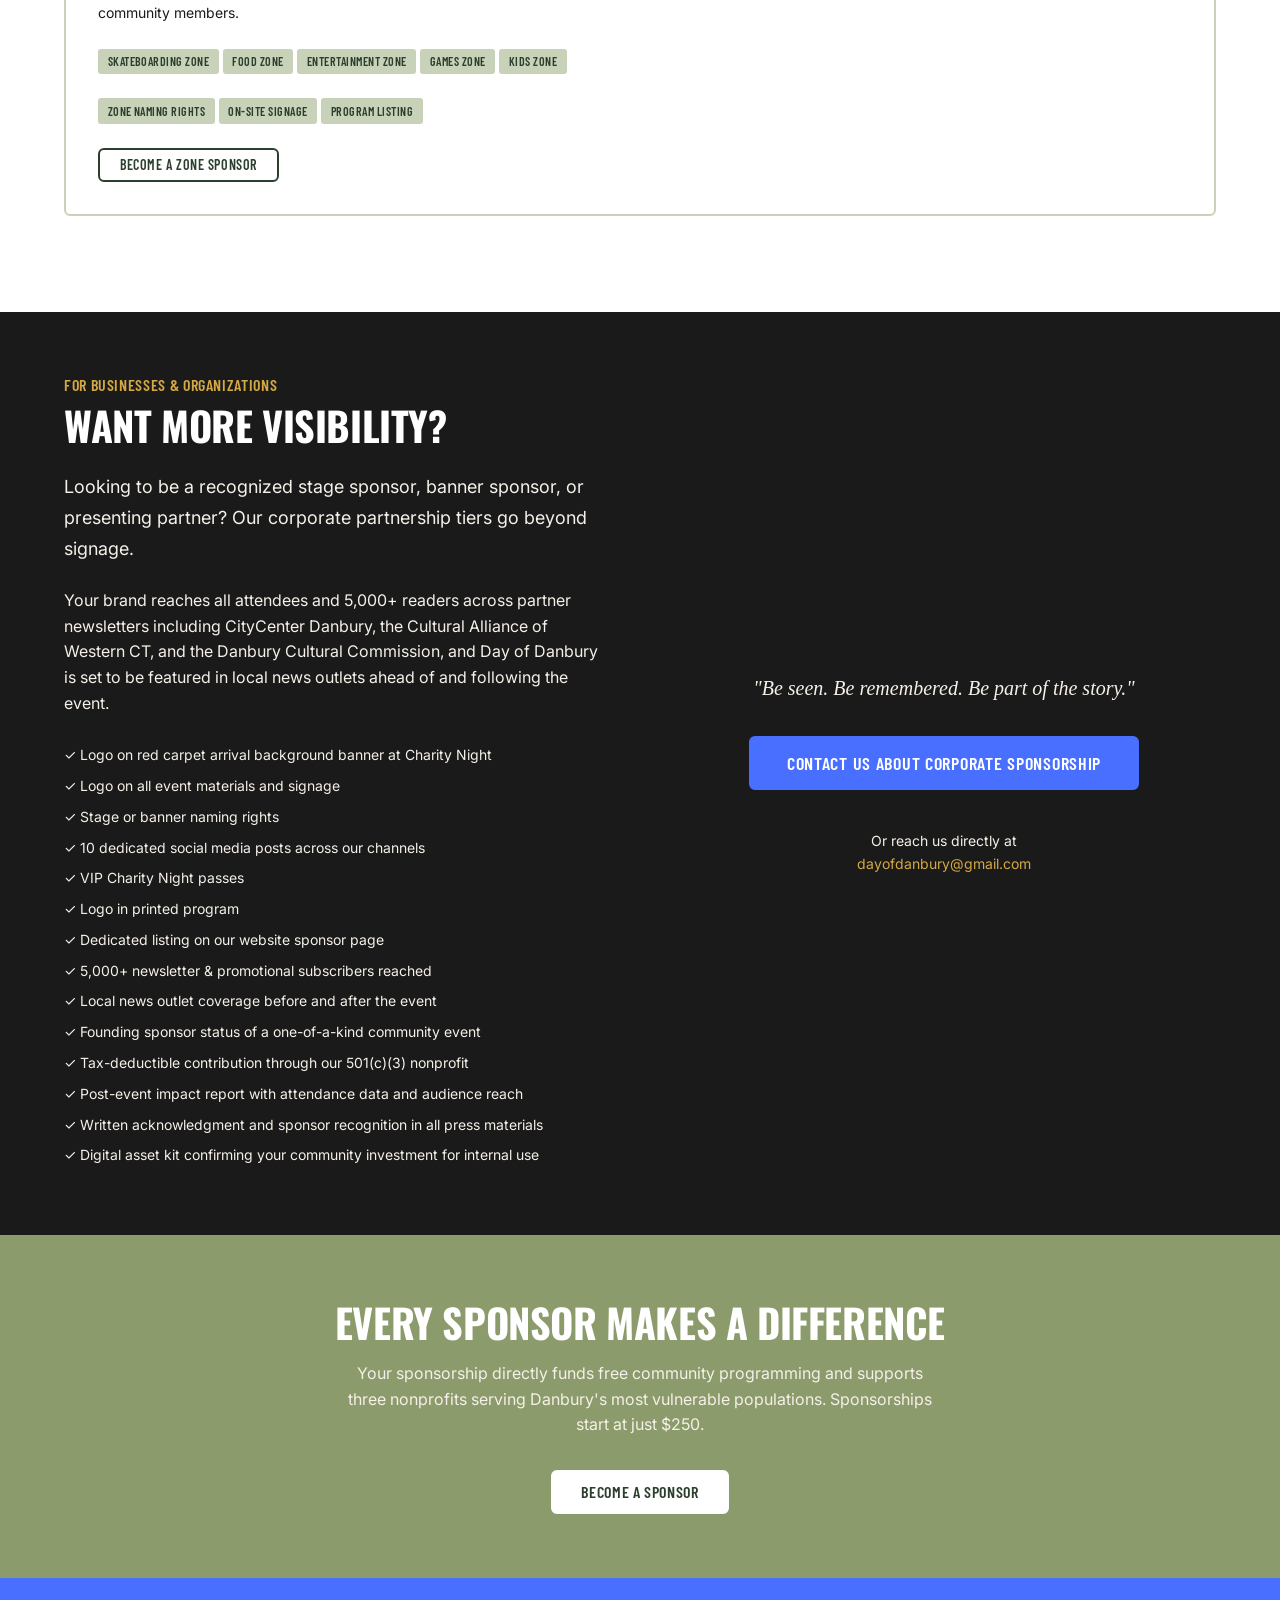
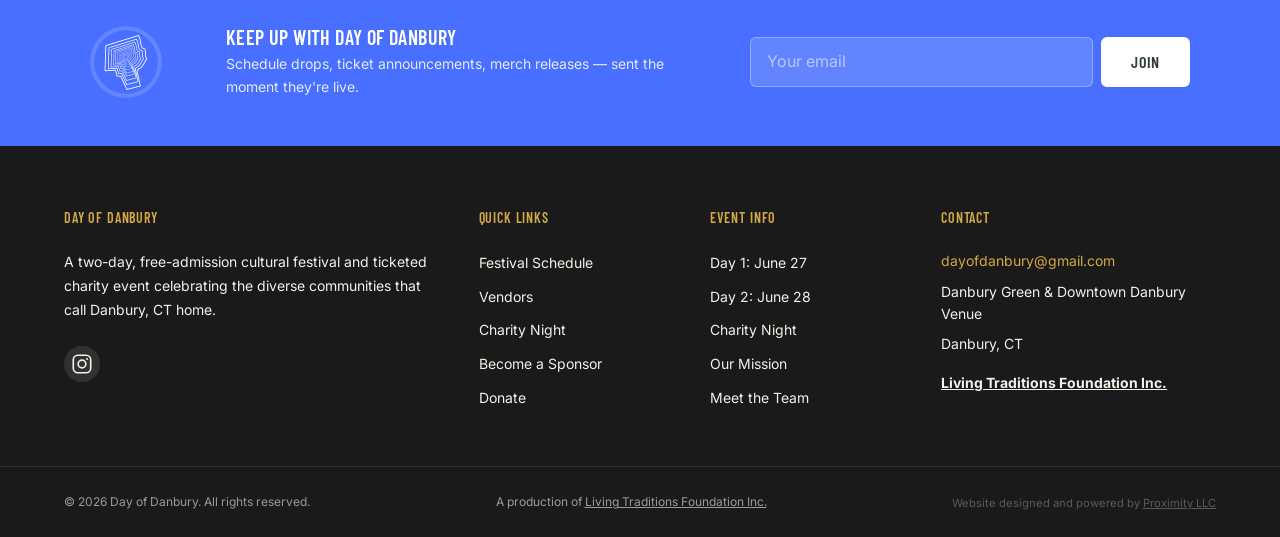
<file: sponsors.html>
<!DOCTYPE html>
<html lang="en">
<head>
  <meta charset="UTF-8">
  <meta name="viewport" content="width=device-width, initial-scale=1.0">
  <title>Sponsors | Day of Danbury | Partnership Opportunities</title>
  <meta name="description" content="Become a sponsor of Day of Danbury. Sponsorship opportunities starting at $250. Your investment directly funds free community programming and three local nonprofits.">
  <meta property="og:title" content="Sponsors | Day of Danbury | Partnership Opportunities">
  <meta property="og:description" content="Sponsor Day of Danbury. Opportunities starting at $250. Fund free community programming and support three local nonprofits.">
  <meta property="og:type" content="website">
  <meta property="og:url" content="https://dayofdanbury.com/sponsors.html">
  <meta property="og:image" content="https://dodfest.github.io/dod-website-proximityllc/assets/stills/kids-cultural-dance.jpg">
  <meta name="twitter:card" content="summary_large_image">
  <meta name="twitter:image" content="https://dodfest.github.io/dod-website-proximityllc/assets/stills/kids-cultural-dance.jpg">
  <link rel="canonical" href="https://dayofdanbury.com/sponsors.html">
  <link rel="icon" type="image/png" sizes="32x32" href="assets/favicon/favicon-32.png">
  <link rel="icon" type="image/png" sizes="16x16" href="assets/favicon/favicon-16.png">
  <link rel="apple-touch-icon" sizes="180x180" href="assets/favicon/apple-touch-icon.png">
  <link rel="manifest" href="site.webmanifest">
  <meta name="theme-color" content="#486FFF">
  <link rel="stylesheet" href="css/variables.css">
  <link rel="stylesheet" href="css/reset.css">
  <link rel="stylesheet" href="css/typography.css">
  <link rel="stylesheet" href="css/layout.css">
  <link rel="stylesheet" href="css/components.css">
  <link rel="stylesheet" href="css/header.css?v=2">
  <link rel="stylesheet" href="css/footer.css">
</head>
<body data-page="sponsors">
  <div id="site-header"></div>

  <main id="main-content">

    <section class="hero hero--half" style="background: linear-gradient(135deg, var(--color-dark-olive) 0%, #2a4a3a 100%);">
      <div class="hero__content">
        <span class="hero__badge">Partnership Opportunities</span>
        <h1 class="hero__title">Sponsor Day of Danbury</h1>
        <p class="hero__text">Join the community of businesses and organizations making this celebration possible. Sponsorship opportunities start at just $250.</p>
      </div>
    </section>

    <!-- Current Partners -->
    <section class="section panel--cream">
      <div class="container text-center">
        <h4 class="mb-sm reveal">With the Support of</h4>
        <h2 class="mb-lg reveal">Our Partners & Supporters</h2>
        <p class="lead mb-md reveal" style="max-width: 600px; margin-left: auto; margin-right: auto;">These founding stakeholders were among the first to believe in Day of Danbury and help bring it to life.</p>
        <p class="mb-2xl reveal" style="max-width: 600px; margin-left: auto; margin-right: auto; color: var(--color-sage); font-size: var(--text-sm);">Through their mentorship and willingness to promote, their combined newsletters and followings reach thousands across the greater Danbury community.</p>

        <div class="grid grid--2" style="max-width: 800px; margin: 0 auto var(--space-2xl); gap: var(--space-lg);">
          <a href="https://citycenterdanbury.com/" target="_blank" rel="noopener" class="card reveal" style="padding: var(--space-xl); text-align: center; text-decoration: none; color: inherit;">
            <div style="font-family: var(--font-headline); font-size: var(--text-lg); color: var(--color-dark-olive); margin-bottom: var(--space-sm);">CityCenter Danbury</div>
            <div style="font-size: var(--text-xs); color: var(--color-sage);">citycenterdanbury.com &rarr;</div>
          </a>
          <a href="https://danburyarts.com/" target="_blank" rel="noopener" class="card reveal" data-delay="0.1s" style="padding: var(--space-xl); text-align: center; text-decoration: none; color: inherit;">
            <div style="font-family: var(--font-headline); font-size: var(--text-lg); color: var(--color-dark-olive); margin-bottom: var(--space-sm);">Danbury Cultural Commission</div>
            <div style="font-size: var(--text-xs); color: var(--color-sage);">danburyarts.com &rarr;</div>
          </a>
          <a href="https://cawct.org/" target="_blank" rel="noopener" class="card reveal" data-delay="0.2s" style="padding: var(--space-xl); text-align: center; text-decoration: none; color: inherit;">
            <div style="font-family: var(--font-headline); font-size: var(--text-lg); color: var(--color-dark-olive); margin-bottom: var(--space-sm);">Cultural Alliance of Western CT</div>
            <div style="font-size: var(--text-xs); color: var(--color-sage);">cawct.org &rarr;</div>
          </a>
        </div>
      </div>
    </section>

    <!-- Sponsors List -->
    <section class="section panel--white">
      <div class="container text-center">
        <h4 class="mb-sm reveal">Thank You to</h4>
        <h2 class="mb-sm reveal">Our Sponsors</h2>
        <p class="lead mb-2xl reveal" style="max-width: 600px; margin-left: auto; margin-right: auto;">These businesses and organizations are helping make Day of Danbury possible.</p>
        <div class="grid grid--3" style="max-width: 900px; margin: 0 auto var(--space-xl); gap: var(--space-md);">
          <a href="https://www.instagram.com/diamondclubct/" target="_blank" rel="noopener" class="card reveal" style="padding: var(--space-md); text-align: center; text-decoration: none; color: inherit;">
            <div style="font-family: var(--font-headline); font-size: var(--text-base); color: var(--color-dark-olive);">Diamond Club</div>
            <div style="font-size: var(--text-xs); color: var(--color-sage);">Visit on Instagram &rarr;</div>
          </a>
          <a href="https://www.lesserevil.com/" target="_blank" rel="noopener" class="card reveal" style="padding: var(--space-md); text-align: center; text-decoration: none; color: inherit;">
            <div style="font-family: var(--font-headline); font-size: var(--text-base); color: var(--color-dark-olive);">LesserEvil</div>
            <div style="font-size: var(--text-xs); color: var(--color-sage);">lesserevil.com &rarr;</div>
          </a>
          <a href="https://www.redbull.com/" target="_blank" rel="noopener" class="card reveal" style="padding: var(--space-md); text-align: center; text-decoration: none; color: inherit;">
            <div style="font-family: var(--font-headline); font-size: var(--text-base); color: var(--color-dark-olive);">Red Bull</div>
            <div style="font-size: var(--text-xs); color: var(--color-sage);">redbull.com &rarr;</div>
          </a>
          <a href="https://littlesteviestreework.com/" target="_blank" rel="noopener" class="card reveal" style="padding: var(--space-md); text-align: center; text-decoration: none; color: inherit;">
            <div style="font-family: var(--font-headline); font-size: var(--text-base); color: var(--color-dark-olive);">Little Stevie's Tree Work</div>
            <div style="font-size: var(--text-xs); color: var(--color-sage);">littlesteviestreework.com &rarr;</div>
          </a>
          <a href="https://www.facebook.com/FilAmWesternCT/" target="_blank" rel="noopener" class="card reveal" style="padding: var(--space-md); text-align: center; text-decoration: none; color: inherit;">
            <div style="font-family: var(--font-headline); font-size: var(--text-base); color: var(--color-dark-olive);">Filipino American Association of Western CT</div>
            <div style="font-size: var(--text-xs); color: var(--color-sage);">Visit on Facebook &rarr;</div>
          </a>
          <a href="https://www.pippasct.com/" target="_blank" rel="noopener" class="card reveal" style="padding: var(--space-md); text-align: center; text-decoration: none; color: inherit;">
            <div style="font-family: var(--font-headline); font-size: var(--text-base); color: var(--color-dark-olive);">Pippa's Sports Cafe</div>
            <div style="font-size: var(--text-xs); color: var(--color-sage);">pippasct.com &rarr;</div>
          </a>
          <a href="https://www.jubiteaandsweets.com/" target="_blank" rel="noopener" class="card reveal" style="padding: var(--space-md); text-align: center; text-decoration: none; color: inherit;">
            <div style="font-family: var(--font-headline); font-size: var(--text-base); color: var(--color-dark-olive);">Jubi Teas &amp; Sweets</div>
            <div style="font-size: var(--text-xs); color: var(--color-sage);">jubiteaandsweets.com &rarr;</div>
          </a>
          <a href="https://deolindasartisans.com/" target="_blank" rel="noopener" class="card reveal" style="padding: var(--space-md); text-align: center; text-decoration: none; color: inherit;">
            <div style="font-family: var(--font-headline); font-size: var(--text-base); color: var(--color-dark-olive);">Deolinda's Artisan</div>
            <div style="font-size: var(--text-xs); color: var(--color-sage);">deolindasartisans.com &rarr;</div>
          </a>
          <a href="https://ecuadorianciviccenter.org/" target="_blank" rel="noopener" class="card reveal" style="padding: var(--space-md); text-align: center; text-decoration: none; color: inherit;">
            <div style="font-family: var(--font-headline); font-size: var(--text-base); color: var(--color-dark-olive);">Ecuadorian Civic Center</div>
            <div style="font-size: var(--text-xs); color: var(--color-sage);">ecuadorianciviccenter.org &rarr;</div>
          </a>
          <a href="https://www.facebook.com/p/Latinos-Service-Express-100083390889797/" target="_blank" rel="noopener" class="card reveal" style="padding: var(--space-md); text-align: center; text-decoration: none; color: inherit;">
            <div style="font-family: var(--font-headline); font-size: var(--text-base); color: var(--color-dark-olive);">Latinos Service Express</div>
            <div style="font-size: var(--text-xs); color: var(--color-sage);">Visit on Facebook &rarr;</div>
          </a>
          <a href="https://www.facebook.com/BillyBeansDanbury/" target="_blank" rel="noopener" class="card reveal" style="padding: var(--space-md); text-align: center; text-decoration: none; color: inherit;">
            <div style="font-family: var(--font-headline); font-size: var(--text-base); color: var(--color-dark-olive);">Billy Bean's Cafe</div>
            <div style="font-size: var(--text-xs); color: var(--color-sage);">Visit on Facebook &rarr;</div>
          </a>
          <a href="https://padaminasnybakery.us/" target="_blank" rel="noopener" class="card reveal" style="padding: var(--space-md); text-align: center; text-decoration: none; color: inherit;">
            <div style="font-family: var(--font-headline); font-size: var(--text-base); color: var(--color-dark-olive);">Padaminas Brazilian Bakery</div>
            <div style="font-size: var(--text-xs); color: var(--color-sage);">padaminasnybakery.us &rarr;</div>
          </a>
          <a href="https://www.facebook.com/elbacanorestaurant01/" target="_blank" rel="noopener" class="card reveal" style="padding: var(--space-md); text-align: center; text-decoration: none; color: inherit;">
            <div style="font-family: var(--font-headline); font-size: var(--text-base); color: var(--color-dark-olive);">El Bacano Cafe &amp; Restaurant</div>
            <div style="font-size: var(--text-xs); color: var(--color-sage);">Visit on Facebook &rarr;</div>
          </a>
          <a href="https://elmersdiner.com/" target="_blank" rel="noopener" class="card reveal" style="padding: var(--space-md); text-align: center; text-decoration: none; color: inherit;">
            <div style="font-family: var(--font-headline); font-size: var(--text-base); color: var(--color-dark-olive);">Elmer's Diner</div>
            <div style="font-size: var(--text-xs); color: var(--color-sage);">elmersdiner.com &rarr;</div>
          </a>
          <a href="https://www.venturalaw.com/" target="_blank" rel="noopener" class="card reveal" style="padding: var(--space-md); text-align: center; text-decoration: none; color: inherit;">
            <div style="font-family: var(--font-headline); font-size: var(--text-base); color: var(--color-dark-olive);">Ventura Law</div>
            <div style="font-size: var(--text-xs); color: var(--color-sage);">venturalaw.com &rarr;</div>
          </a>
          <a href="https://www.facebook.com/LaCanchitaDanbury/" target="_blank" rel="noopener" class="card reveal" style="padding: var(--space-md); text-align: center; text-decoration: none; color: inherit;">
            <div style="font-family: var(--font-headline); font-size: var(--text-base); color: var(--color-dark-olive);">La Canchita</div>
            <div style="font-size: var(--text-xs); color: var(--color-sage);">Visit on Facebook &rarr;</div>
          </a>
          <a href="https://www.eacgs.com/" target="_blank" rel="noopener" class="card reveal" style="padding: var(--space-md); text-align: center; text-decoration: none; color: inherit;">
            <div style="font-family: var(--font-headline); font-size: var(--text-base); color: var(--color-dark-olive);">Enhance a Colour</div>
            <div style="font-size: var(--text-xs); color: var(--color-sage);">eacgs.com &rarr;</div>
          </a>
          <a href="https://champsboxingclub.org/" target="_blank" rel="noopener" class="card reveal" style="padding: var(--space-md); text-align: center; text-decoration: none; color: inherit;">
            <div style="font-family: var(--font-headline); font-size: var(--text-base); color: var(--color-dark-olive);">Champs Boxing</div>
            <div style="font-size: var(--text-xs); color: var(--color-sage);">champsboxingclub.org &rarr;</div>
          </a>
          <a href="https://tribunact.com/en" target="_blank" rel="noopener" class="card reveal" style="padding: var(--space-md); text-align: center; text-decoration: none; color: inherit;">
            <div style="font-family: var(--font-headline); font-size: var(--text-base); color: var(--color-dark-olive);">Tribuna Newspaper</div>
            <div style="font-size: var(--text-xs); color: var(--color-sage);">tribunact.com &rarr;</div>
          </a>
          <a href="https://proximity-llc-ai.lovable.app/" target="_blank" rel="noopener" class="card reveal" style="padding: var(--space-md); text-align: center; text-decoration: none; color: inherit;">
            <div style="font-family: var(--font-headline); font-size: var(--text-base); color: var(--color-dark-olive);">Proximity</div>
            <div style="font-size: var(--text-xs); color: var(--color-sage);">Visit website &rarr;</div>
          </a>
          <div class="card reveal" style="padding: var(--space-md); text-align: center;">
            <div style="font-family: var(--font-headline); font-size: var(--text-base); color: var(--color-dark-olive);">Blk Swan Global</div>
          </div>
          <a href="https://www.instagram.com/futuremediaskateboarding" target="_blank" rel="noopener" class="card reveal" style="padding: var(--space-md); text-align: center; text-decoration: none; color: inherit;">
            <div style="font-family: var(--font-headline); font-size: var(--text-base); color: var(--color-dark-olive);">Future Media Skateboarding</div>
            <div style="font-size: var(--text-xs); color: var(--color-sage);">Visit on Instagram &rarr;</div>
          </a>
          <a href="https://www.hatcitychurch.com/" target="_blank" rel="noopener" class="card reveal" style="padding: var(--space-md); text-align: center; text-decoration: none; color: inherit;">
            <div style="font-family: var(--font-headline); font-size: var(--text-base); color: var(--color-dark-olive);">Hat City Church</div>
            <div style="font-size: var(--text-xs); color: var(--color-sage);">hatcitychurch.com &rarr;</div>
          </a>
        </div>
        <p class="reveal" style="color: var(--color-sage); font-style: italic; font-size: var(--text-sm);">Interested in joining this list? <a href="contact.html" style="color: var(--color-cta-red);">Get in touch</a>.</p>
      </div>
    </section>

    <!-- Sponsor Thank-You Banner -->
    <section class="section panel--cream">
      <div class="container text-center">
        <h4 class="mb-sm reveal">On the Green All Weekend</h4>
        <h2 class="mb-md reveal">Our Sponsor Thank-You Banner</h2>
        <p class="lead mb-xl reveal" style="max-width: 640px; margin-left: auto; margin-right: auto;">This thank-you to our sponsors will be printed as a 6&nbsp;ft &times; 6&nbsp;ft banner and will stand all weekend on our beautiful CityCenter Danbury Green &mdash; so every visitor can see the businesses and organizations that made Day of Danbury possible.</p>
        <div class="reveal" style="max-width: 640px; margin: 0 auto;">
          <img src="assets/sponsor-thank-you-banner.jpg" alt="Day of Danbury sponsor thank-you banner — a 6 by 6 foot printout displayed on CityCenter Danbury Green, listing all event sponsors" loading="lazy" style="width: 100%; height: auto; border-radius: 8px; box-shadow: 0 8px 30px rgba(0,0,0,0.12);">
        </div>
      </div>
    </section>

    <!-- Sponsorship Tiers -->
    <section class="section panel--white">
      <div class="container">
        <h4 class="text-center mb-sm reveal">Get Involved</h4>
        <h2 class="text-center mb-sm reveal">Sponsorship Tiers</h2>
        <p class="text-center lead mb-2xl reveal" style="max-width: 700px; margin-left: auto; margin-right: auto;">Each tier carries meaningful visibility and direct community impact. Every sponsor is recognized across our event, digital channels, and promotional materials.</p>

        <!-- Gold, Silver, Bronze -->
        <div class="grid grid--3 mb-xl">
          <div class="card card--accent-gold reveal">
            <h3 class="card__title text-gold">Gold</h3>
            <div style="font-family: var(--font-headline); font-size: var(--text-3xl); color: var(--color-gold); margin: var(--space-sm) 0;">$5,000</div>
            <p class="card__text mb-lg">Logo on all materials and event signage. Logo on red carpet arrival background banner. Ten social media posts, VIP Charity Night passes, dedicated sponsor page listing, logo in program, and event acknowledgment.</p>
            <div style="display: flex; flex-wrap: wrap; gap: var(--space-xs); margin-bottom: var(--space-lg);">
              <span class="tag tag--gold">Red Carpet Logo</span>
              <span class="tag tag--gold">All Event Signage</span>
              <span class="tag tag--gold">10 Social Posts</span>
              <span class="tag tag--gold">VIP Passes</span>
              <span class="tag tag--gold">Logo in Program</span>
              <span class="tag tag--gold">Website Listing</span>
              <span class="tag tag--gold">Event Acknowledgment</span>
            </div>
            <a href="contact.html?subject=sponsorship&message=Hello%2C%20I%20am%20interested%20in%20becoming%20a%20Gold%20Sponsor%20(%245%2C000)%20for%20Day%20of%20Danbury.%20Please%20send%20me%20more%20details%20about%20this%20tier%20and%20next%20steps." class="btn btn--secondary btn--sm">Become a Gold Sponsor</a>
          </div>

          <div class="card card--accent-sage reveal" data-delay="0.1s">
            <h3 class="card__title">Silver</h3>
            <div style="font-family: var(--font-headline); font-size: var(--text-3xl); color: var(--color-sage); margin: var(--space-sm) 0;">$1,000</div>
            <p class="card__text mb-lg">Logo in the printed event program and on the Day of Danbury website. Two social media posts and a written acknowledgment at both festival days. VIP Charity Night passes included. Your investment directly reaches all attendees and thousands of readers through partner newsletters.</p>
            <div style="display: flex; flex-wrap: wrap; gap: var(--space-xs); margin-bottom: var(--space-lg);">
              <span class="tag tag--sage">2 Social Posts</span>
              <span class="tag tag--sage">VIP Passes</span>
              <span class="tag tag--sage">Program Listing</span>
              <span class="tag tag--sage">Website Listing</span>
              <span class="tag tag--sage">Event Recognition</span>
            </div>
            <a href="contact.html?subject=sponsorship&message=Hello%2C%20I%20am%20interested%20in%20becoming%20a%20Silver%20Sponsor%20(%241%2C000)%20for%20Day%20of%20Danbury.%20Please%20send%20me%20more%20details%20about%20this%20tier%20and%20next%20steps." class="btn btn--secondary btn--sm">Become a Silver Sponsor</a>
          </div>

          <div class="card card--accent-red reveal" data-delay="0.2s">
            <h3 class="card__title text-red">Bronze</h3>
            <div style="font-family: var(--font-headline); font-size: var(--text-3xl); color: var(--color-cta-red); margin: var(--space-sm) 0;">$500</div>
            <p class="card__text mb-lg">Website listing and program recognition for the full event season. VIP Charity Night passes and a written acknowledgment of your support. The most accessible way to be a founding sponsor of Danbury's newest cultural tradition.</p>
            <div style="display: flex; flex-wrap: wrap; gap: var(--space-xs); margin-bottom: var(--space-lg);">
              <span class="tag tag--red">Website Listing</span>
              <span class="tag tag--red">Program Listing</span>
              <span class="tag tag--red">VIP Passes</span>
              <span class="tag tag--red">Event Acknowledgment</span>
            </div>
            <a href="contact.html?subject=sponsorship&message=Hello%2C%20I%20am%20interested%20in%20becoming%20a%20Bronze%20Sponsor%20(%24500)%20for%20Day%20of%20Danbury.%20Please%20send%20me%20more%20details%20about%20this%20tier%20and%20next%20steps." class="btn btn--secondary btn--sm">Become a Bronze Sponsor</a>
          </div>
        </div>

        <!-- Friend -->
        <div class="grid grid--2 mb-xl" style="max-width: 800px; margin-left: auto; margin-right: auto;">
          <div class="card card--accent-steel reveal" style="padding: var(--space-xl);">
            <h3 class="card__title text-steel">Friend</h3>
            <div style="font-family: var(--font-headline); font-size: var(--text-3xl); color: var(--color-steel-blue); margin: var(--space-sm) 0;">$250</div>
            <p class="card__text mb-lg">A meaningful way for local businesses, families, and individuals to stand behind Day of Danbury. Your name is included in our printed program, on our website, and in written event acknowledgments shared with attendees and the community.</p>
            <div style="display: flex; flex-wrap: wrap; gap: var(--space-xs); margin-bottom: var(--space-lg);">
              <span class="tag tag--steel">Website Listing</span>
              <span class="tag tag--steel">Program Listing</span>
              <span class="tag tag--steel">Written Event Acknowledgment</span>
              <span class="tag tag--steel">Community Recognition</span>
            </div>
            <a href="contact.html?subject=sponsorship&message=Hello%2C%20I%20am%20interested%20in%20becoming%20a%20Friend%20(%24250)%20of%20Day%20of%20Danbury.%20Please%20send%20me%20more%20details%20about%20this%20tier%20and%20next%20steps." class="btn btn--secondary btn--sm">Become a Friend</a>
          </div>

        </div>

        <!-- Zone Sponsor -->
        <div class="card mb-xl reveal" style="border: 2px solid var(--color-sage-light); padding: var(--space-xl);">
          <div style="display: flex; justify-content: space-between; align-items: center; flex-wrap: wrap; gap: var(--space-md);">
            <div>
              <h3 class="card__title" style="font-size: var(--text-xl);">Zone Sponsor</h3>
              <span class="label text-sage">5 Available</span>
            </div>
            <div style="font-family: var(--font-headline); font-size: var(--text-3xl); color: var(--color-sage);">$1,000</div>
          </div>
          <p class="card__text mt-md mb-lg">Put your name on one of the festival's five dedicated zones. On-site signage, program listing, and the satisfaction of making a festival zone possible for thousands of community members.</p>
          <div style="display: flex; flex-wrap: wrap; gap: var(--space-xs); margin-bottom: var(--space-lg);">
            <span class="tag tag--sage">Skateboarding Zone</span>
            <span class="tag tag--sage">Food Zone</span>
            <span class="tag tag--sage">Entertainment Zone</span>
            <span class="tag tag--sage">Games Zone</span>
            <span class="tag tag--sage">Kids Zone</span>
          </div>
          <div style="display: flex; gap: var(--space-xs); flex-wrap: wrap; margin-bottom: var(--space-lg);">
            <span class="tag tag--sage">Zone Naming Rights</span>
            <span class="tag tag--sage">On-Site Signage</span>
            <span class="tag tag--sage">Program Listing</span>
          </div>
          <a href="contact.html?subject=sponsorship&message=Hello%2C%20I%20am%20interested%20in%20becoming%20a%20Zone%20Sponsor%20(%241%2C000)%20for%20Day%20of%20Danbury.%20I%20would%20like%20to%20learn%20more%20about%20available%20zones%20and%20naming%20rights." class="btn btn--secondary btn--sm">Become a Zone Sponsor</a>
        </div>
      </div>
    </section>

    <!-- Corporate Sponsor CTA -->
    <section class="panel--charcoal section">
      <div class="container">
        <div class="grid grid--2" style="align-items: center; gap: var(--space-3xl);">
          <div class="reveal">
            <h4 class="text-gold mb-sm">For Businesses &amp; Organizations</h4>
            <h2 class="text-white mb-lg">Want More Visibility?</h2>
            <p class="text-cream lead mb-lg">Looking to be a recognized stage sponsor, banner sponsor, or presenting partner? Our corporate partnership tiers go beyond signage.</p>
            <p class="text-cream mb-lg">Your brand reaches all attendees and 5,000+ readers across partner newsletters including CityCenter Danbury, the Cultural Alliance of Western CT, and the Danbury Cultural Commission, and Day of Danbury is set to be featured in local news outlets ahead of and following the event.</p>
            <ul style="color: var(--color-cream); font-size: var(--text-sm); line-height: 2.2; list-style: none; padding: 0;">
              <li>&#10003; Logo on red carpet arrival background banner at Charity Night</li>
              <li>&#10003; Logo on all event materials and signage</li>
              <li>&#10003; Stage or banner naming rights</li>
              <li>&#10003; 10 dedicated social media posts across our channels</li>
              <li>&#10003; VIP Charity Night passes</li>
              <li>&#10003; Logo in printed program</li>
              <li>&#10003; Dedicated listing on our website sponsor page</li>
              <li>&#10003; 5,000+ newsletter &amp; promotional subscribers reached</li>
              <li>&#10003; Local news outlet coverage before and after the event</li>
              <li>&#10003; Founding sponsor status of a one-of-a-kind community event</li>
              <li>&#10003; Tax-deductible contribution through our 501(c)(3) nonprofit</li>
              <li>&#10003; Post-event impact report with attendance data and audience reach</li>
              <li>&#10003; Written acknowledgment and sponsor recognition in all press materials</li>
              <li>&#10003; Digital asset kit confirming your community investment for internal use</li>
            </ul>
          </div>
          <div class="text-center reveal" data-delay="0.15s">
            <p class="text-cream mb-xl" style="font-family: var(--font-accent); font-style: italic; font-size: var(--text-xl);">"Be seen. Be remembered. Be part of the story."</p>
            <a href="contact.html?subject=sponsorship&message=Hello%2C%20I%20am%20interested%20in%20sponsoring%20Day%20of%20Danbury.%20Please%20send%20me%20more%20information%20about%20sponsorship%20opportunities." class="btn btn--primary btn--lg mb-lg">Contact Us About Corporate Sponsorship</a>
            <p class="text-cream" style="font-size: var(--text-sm); margin-top: var(--space-md);">Or reach us directly at<br><a href="mailto:dayofdanbury@gmail.com" style="color: var(--color-gold);">dayofdanbury@gmail.com</a></p>
          </div>
        </div>
      </div>
    </section>

    <!-- General CTA -->
    <section class="panel--sage section">
      <div class="container text-center">
        <h2 class="text-white mb-md reveal">Every Sponsor Makes a Difference</h2>
        <p class="text-cream mb-xl reveal" style="max-width: 600px; margin-left: auto; margin-right: auto;">Your sponsorship directly funds free community programming and supports three nonprofits serving Danbury's most vulnerable populations. Sponsorships start at just $250.</p>
        <a href="contact.html?subject=sponsorship&message=Hello%2C%20I%20am%20interested%20in%20sponsoring%20Day%20of%20Danbury.%20Please%20send%20me%20more%20information%20about%20sponsorship%20opportunities." class="btn btn--white reveal">Become a Sponsor</a>
      </div>
    </section>

  </main>

  <div id="site-footer"></div>
  <script src="js/components.js?v=3"></script>
  <script src="js/main.js"></script>
  <script src="js/animations.js"></script>
</body>
</html>
</file>
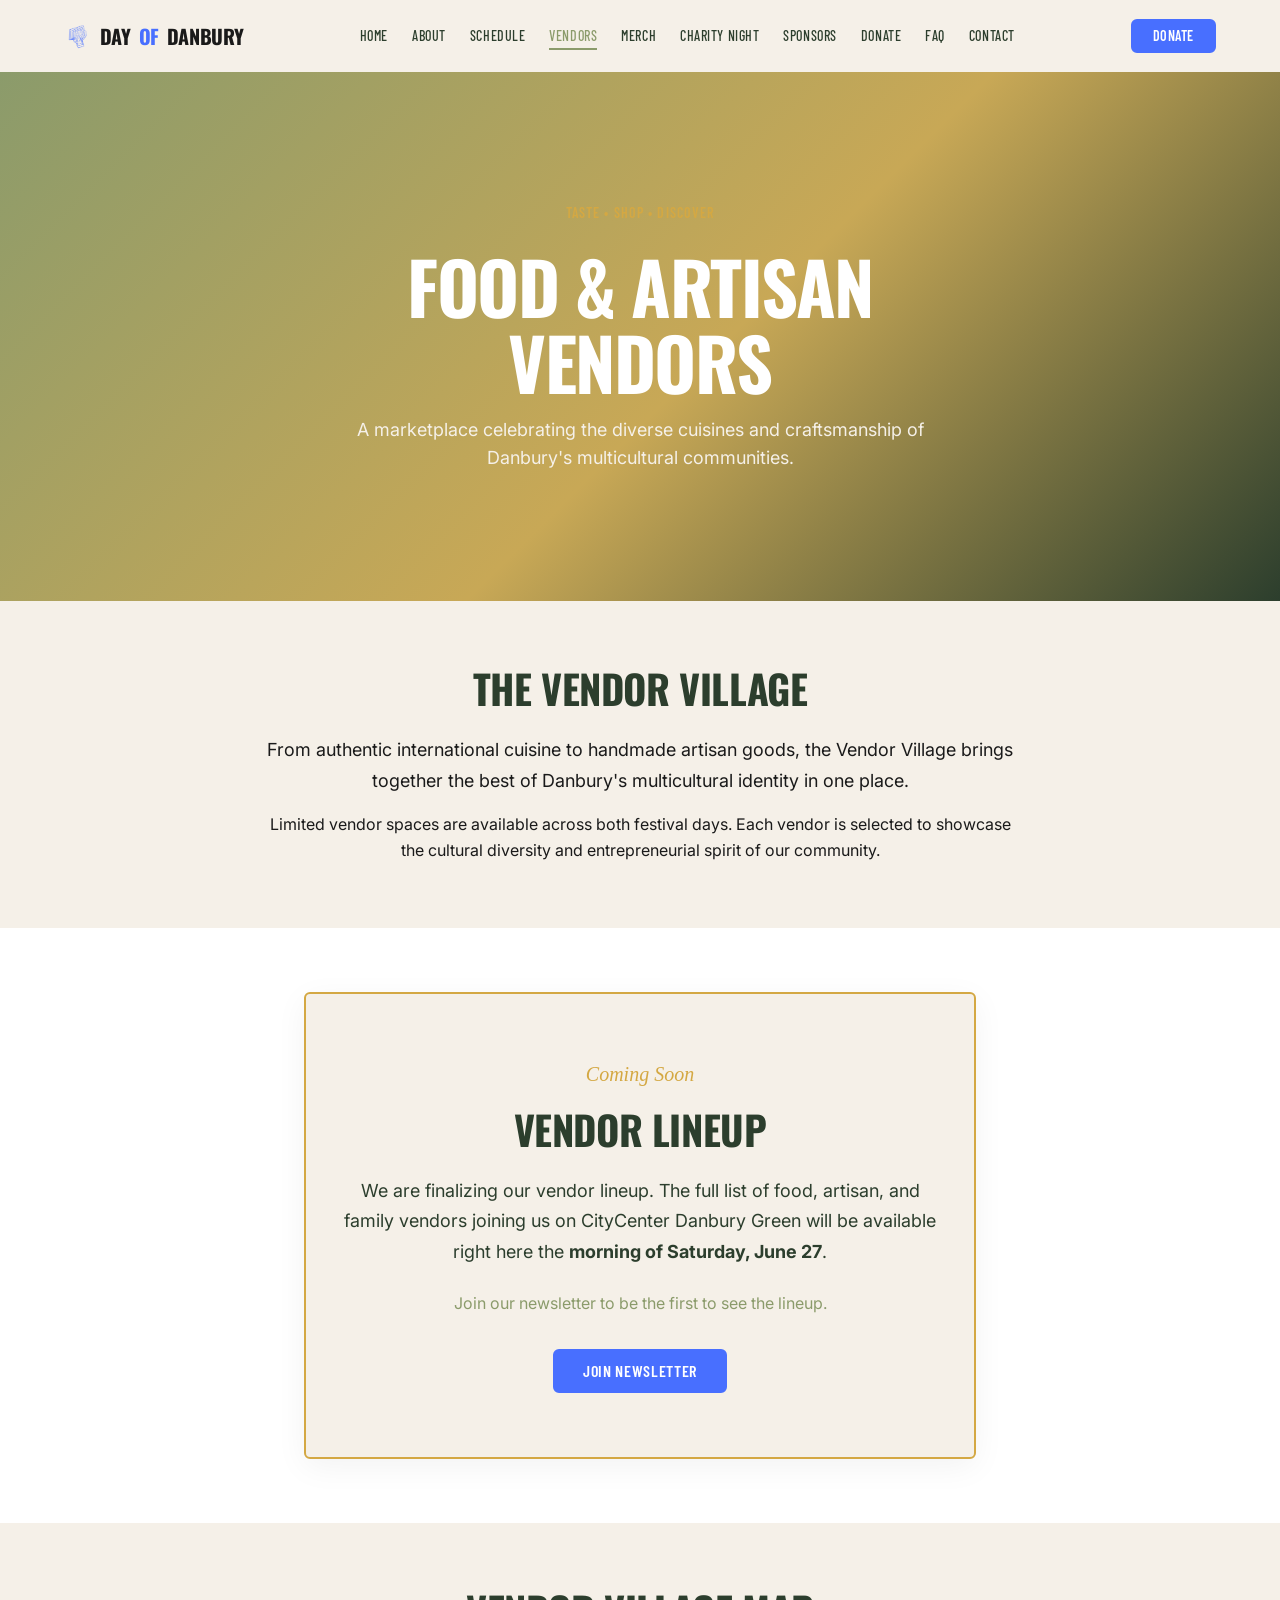
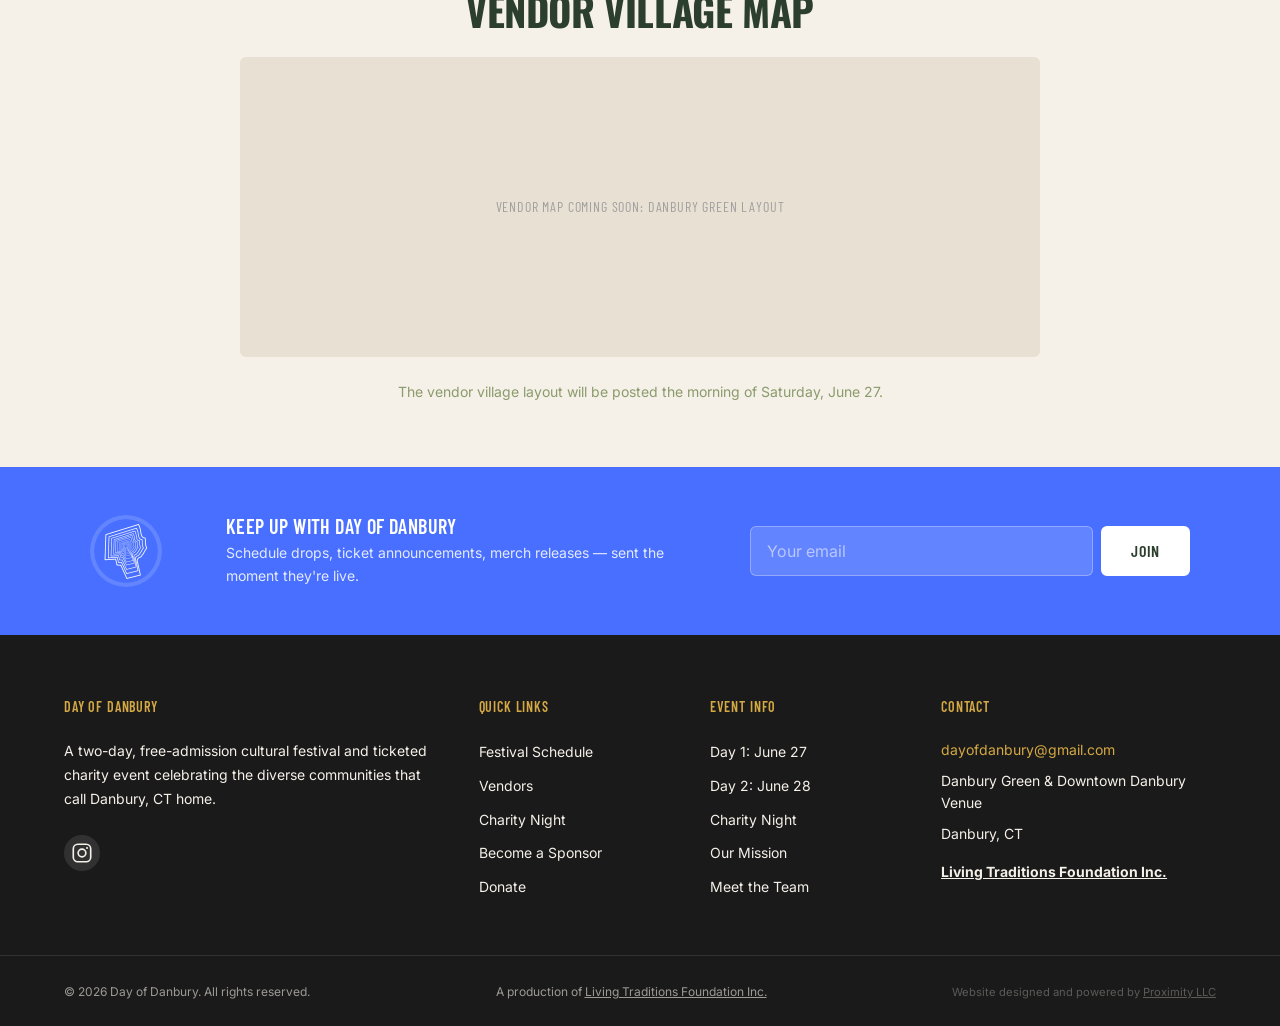
<file: vendors.html>
<!DOCTYPE html>
<html lang="en">
<head>
  <meta charset="UTF-8">
  <meta name="viewport" content="width=device-width, initial-scale=1.0">
  <title>Vendors | Day of Danbury | Food & Artisan Marketplace</title>
  <meta name="description" content="Explore the food and artisan vendors at Day of Danbury. Local cuisines, handmade goods, and cultural products from Danbury's diverse communities.">
  <meta property="og:title" content="Vendors | Day of Danbury | Food & Artisan Marketplace">
  <meta property="og:description" content="Food and artisan vendors from Danbury's diverse communities. Local cuisines, handmade goods, and cultural products.">
  <meta property="og:type" content="website">
  <meta property="og:url" content="https://dayofdanbury.com/vendors.html">
  <meta property="og:image" content="https://dodfest.github.io/dod-website-proximityllc/assets/stills/kids-cultural-dance.jpg">
  <meta name="twitter:card" content="summary_large_image">
  <meta name="twitter:image" content="https://dodfest.github.io/dod-website-proximityllc/assets/stills/kids-cultural-dance.jpg">
  <link rel="canonical" href="https://dayofdanbury.com/vendors.html">
  <link rel="icon" type="image/png" sizes="32x32" href="assets/favicon/favicon-32.png">
  <link rel="icon" type="image/png" sizes="16x16" href="assets/favicon/favicon-16.png">
  <link rel="apple-touch-icon" sizes="180x180" href="assets/favicon/apple-touch-icon.png">
  <link rel="manifest" href="site.webmanifest">
  <meta name="theme-color" content="#486FFF">
  <link rel="stylesheet" href="css/variables.css">
  <link rel="stylesheet" href="css/reset.css">
  <link rel="stylesheet" href="css/typography.css">
  <link rel="stylesheet" href="css/layout.css">
  <link rel="stylesheet" href="css/components.css">
  <link rel="stylesheet" href="css/header.css?v=2">
  <link rel="stylesheet" href="css/footer.css">
</head>
<body data-page="vendors">
  <div id="site-header"></div>

  <main id="main-content">

    <section class="hero hero--half" style="background: linear-gradient(135deg, var(--color-sage) 0%, #C8A856 55%, var(--color-dark-olive) 100%);">
      <div class="hero__content">
        <span class="hero__badge">Taste &bull; Shop &bull; Discover</span>
        <h1 class="hero__title">Food & Artisan Vendors</h1>
        <p class="hero__text">A marketplace celebrating the diverse cuisines and craftsmanship of Danbury's multicultural communities.</p>
      </div>
    </section>

    <!-- Intro -->
    <section class="section panel--cream">
      <div class="container container--narrow text-center">
        <h2 class="mb-lg reveal">The Vendor Village</h2>
        <p class="lead reveal">From authentic international cuisine to handmade artisan goods, the Vendor Village brings together the best of Danbury's multicultural identity in one place.</p>
        <p class="reveal">Limited vendor spaces are available across both festival days. Each vendor is selected to showcase the cultural diversity and entrepreneurial spirit of our community.</p>
      </div>
    </section>

    <!-- Vendor Lineup Coming Soon -->
    <section class="section panel--white">
      <div class="container text-center" style="max-width: 720px;">
        <div class="reveal" style="background: var(--color-cream); border: 2px solid var(--color-gold); border-radius: var(--border-radius); padding: var(--space-3xl) var(--space-xl); box-shadow: 0 8px 32px rgba(0,0,0,0.05);">
          <p style="font-family: var(--font-accent); font-style: italic; font-size: var(--text-xl); color: var(--color-gold); margin-bottom: var(--space-md);">Coming Soon</p>
          <h2 class="mb-lg">Vendor Lineup</h2>
          <p class="lead" style="color: var(--color-dark-olive); margin-bottom: var(--space-lg);">We are finalizing our vendor lineup. The full list of food, artisan, and family vendors joining us on CityCenter Danbury Green will be available right here the <strong>morning of Saturday, June 27</strong>.</p>
          <p style="color: var(--color-sage); margin-bottom: var(--space-xl);">Join our newsletter to be the first to see the lineup.</p>
          <div style="display: flex; gap: var(--space-md); justify-content: center; flex-wrap: wrap;">
            <a href="index.html#newsletter" class="btn btn--primary">Join Newsletter</a>
          </div>
        </div>
      </div>
    </section>

    <!-- Vendor Map Placeholder -->
    <section class="section panel--cream">
      <div class="container text-center">
        <h2 class="mb-lg reveal">Vendor Village Map</h2>
        <div class="placeholder-img reveal" style="max-width: 800px; margin: 0 auto; min-height: 300px; background: var(--color-cream-dark);">
          Vendor Map Coming Soon: Danbury Green Layout
        </div>
        <p class="mt-lg reveal" style="font-size: var(--text-sm); color: var(--color-sage);">The vendor village layout will be posted the morning of Saturday, June 27.</p>
      </div>
    </section>

  </main>

  <div id="site-footer"></div>
  <script src="js/components.js?v=3"></script>
  <script src="js/main.js"></script>
  <script src="js/animations.js"></script>
</body>
</html>
</file>
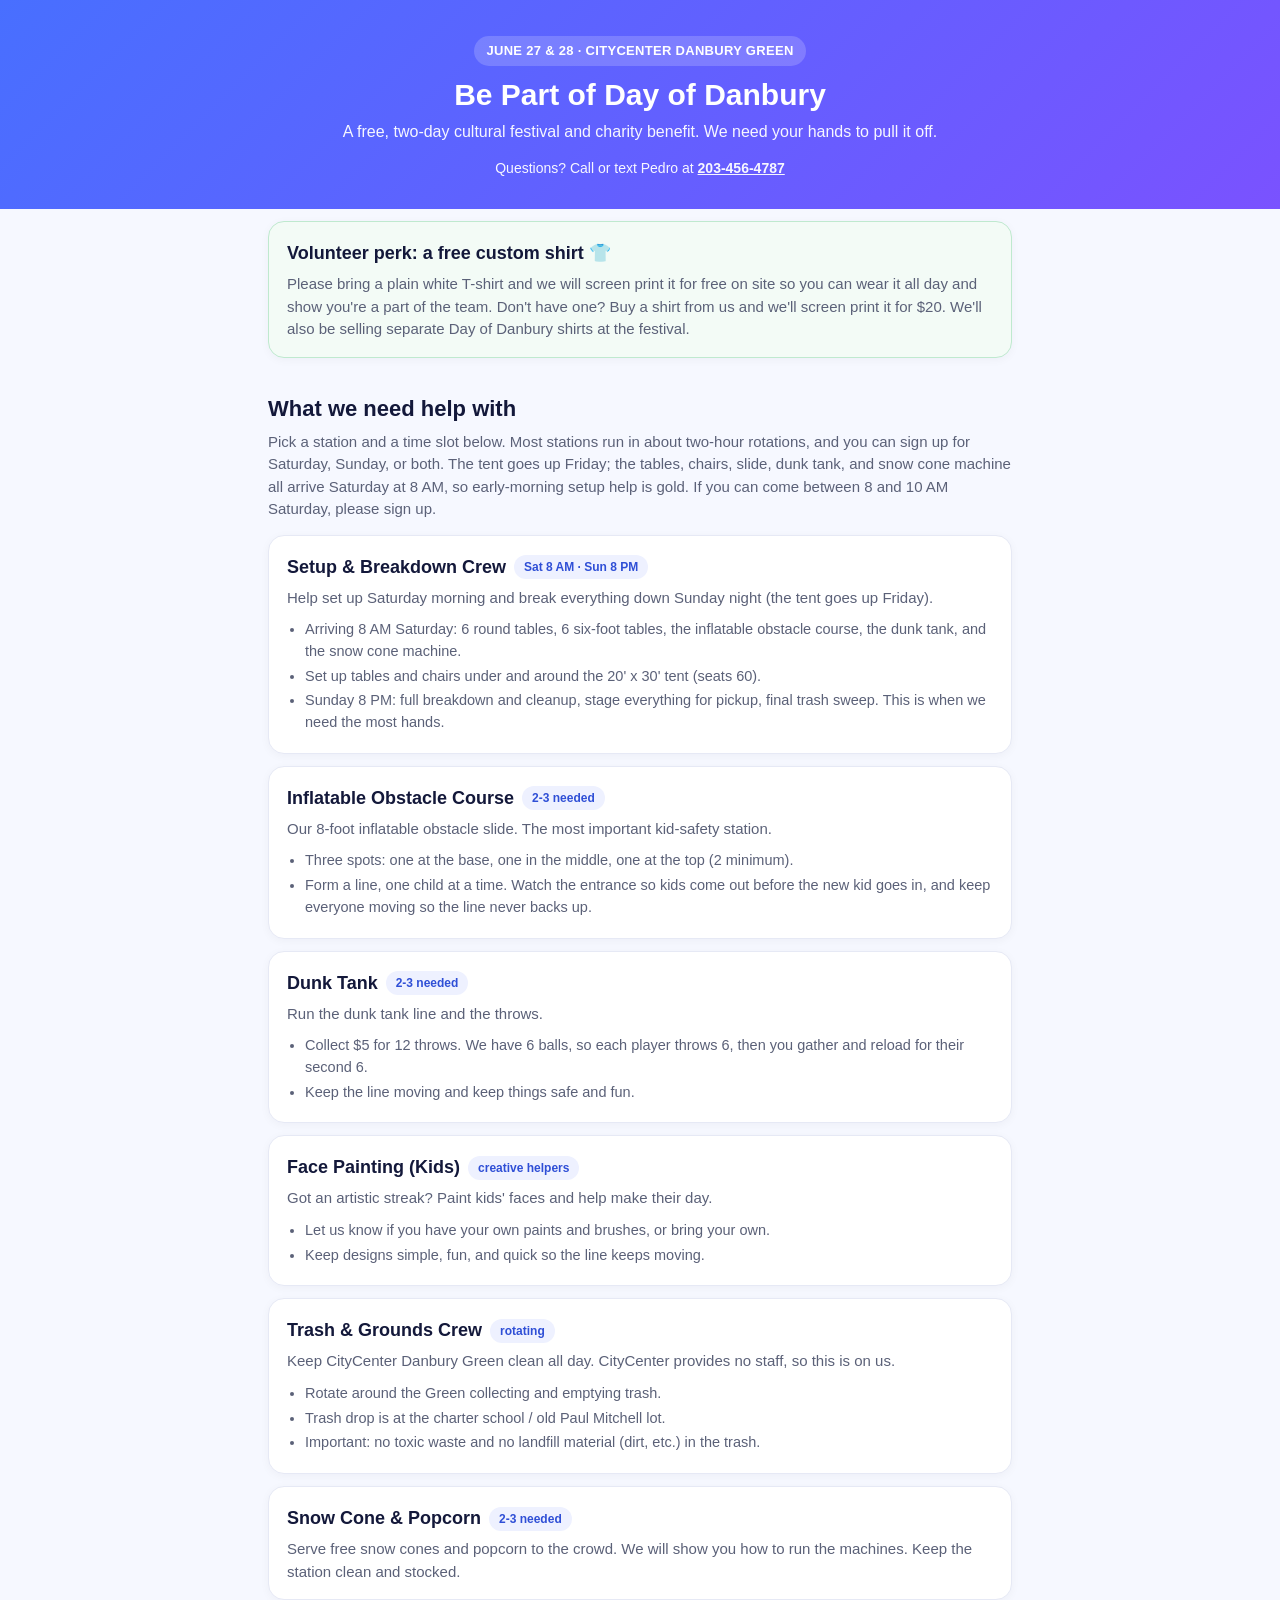
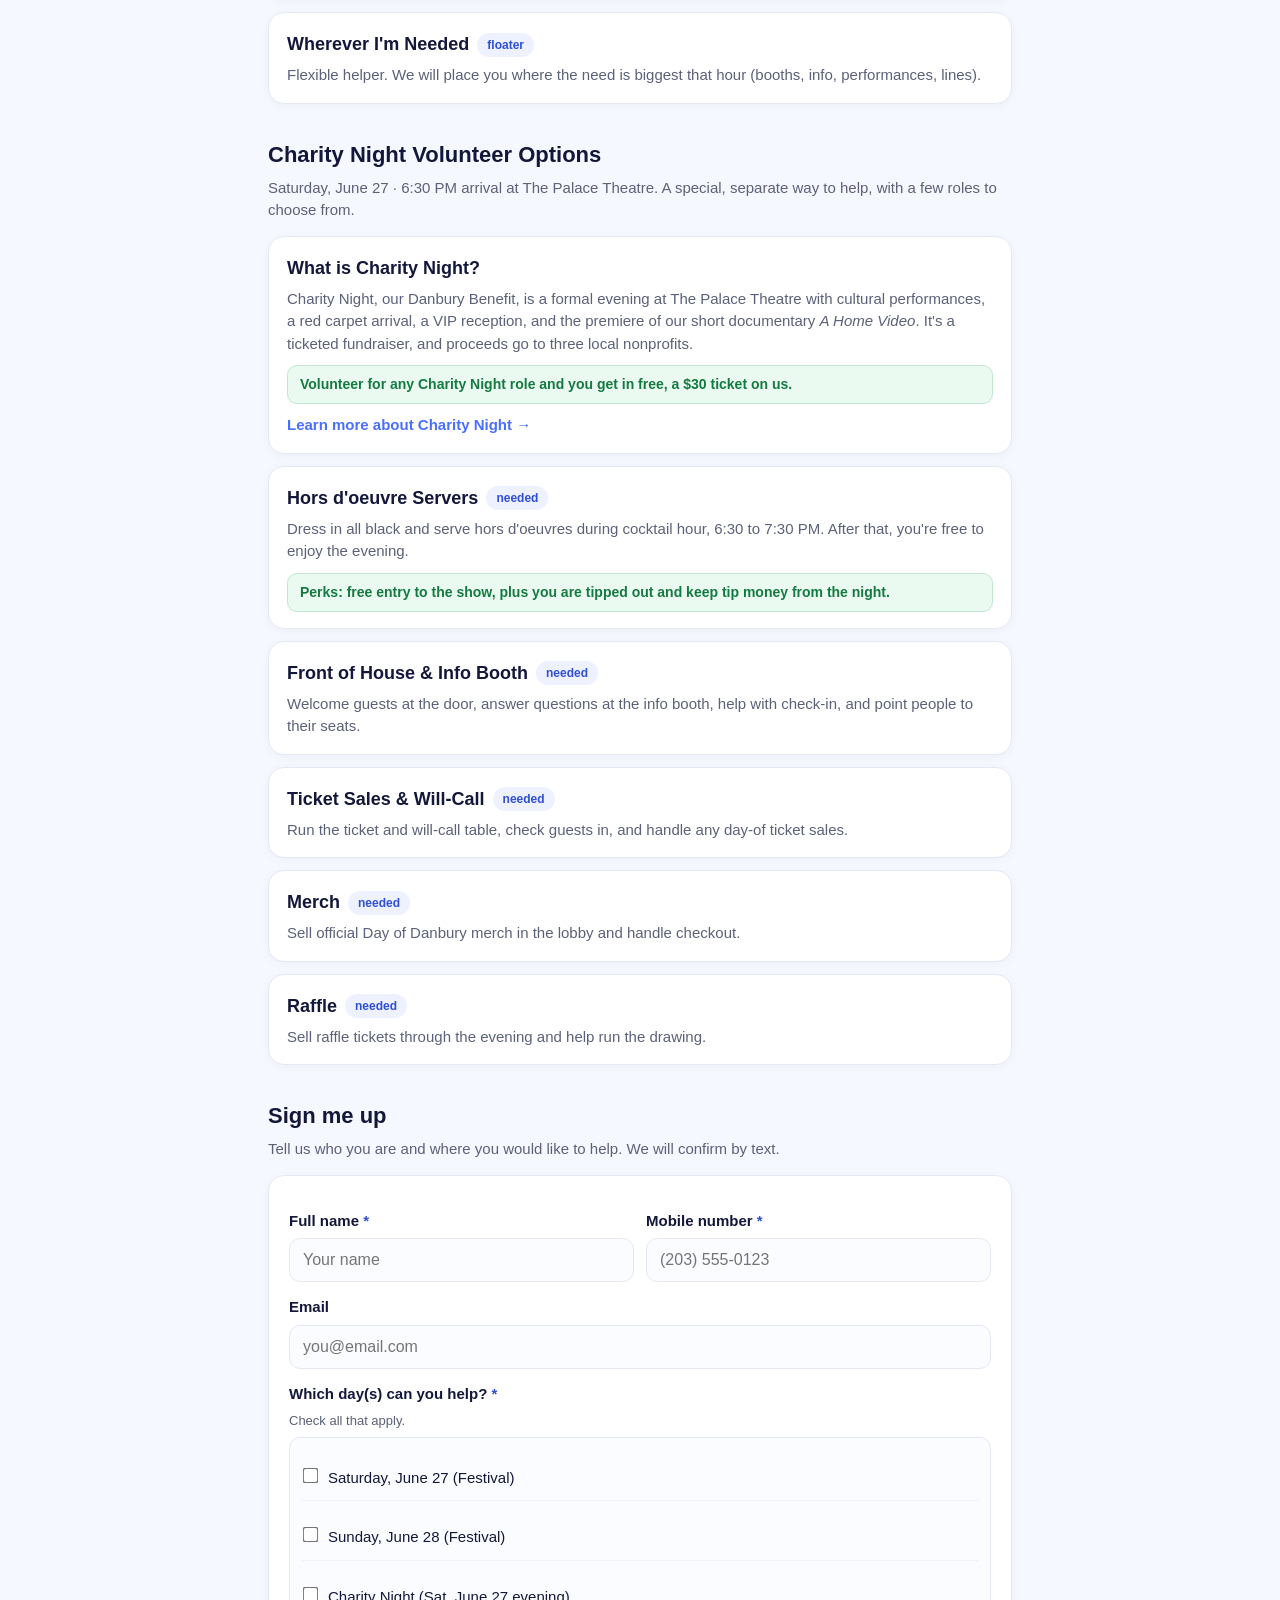
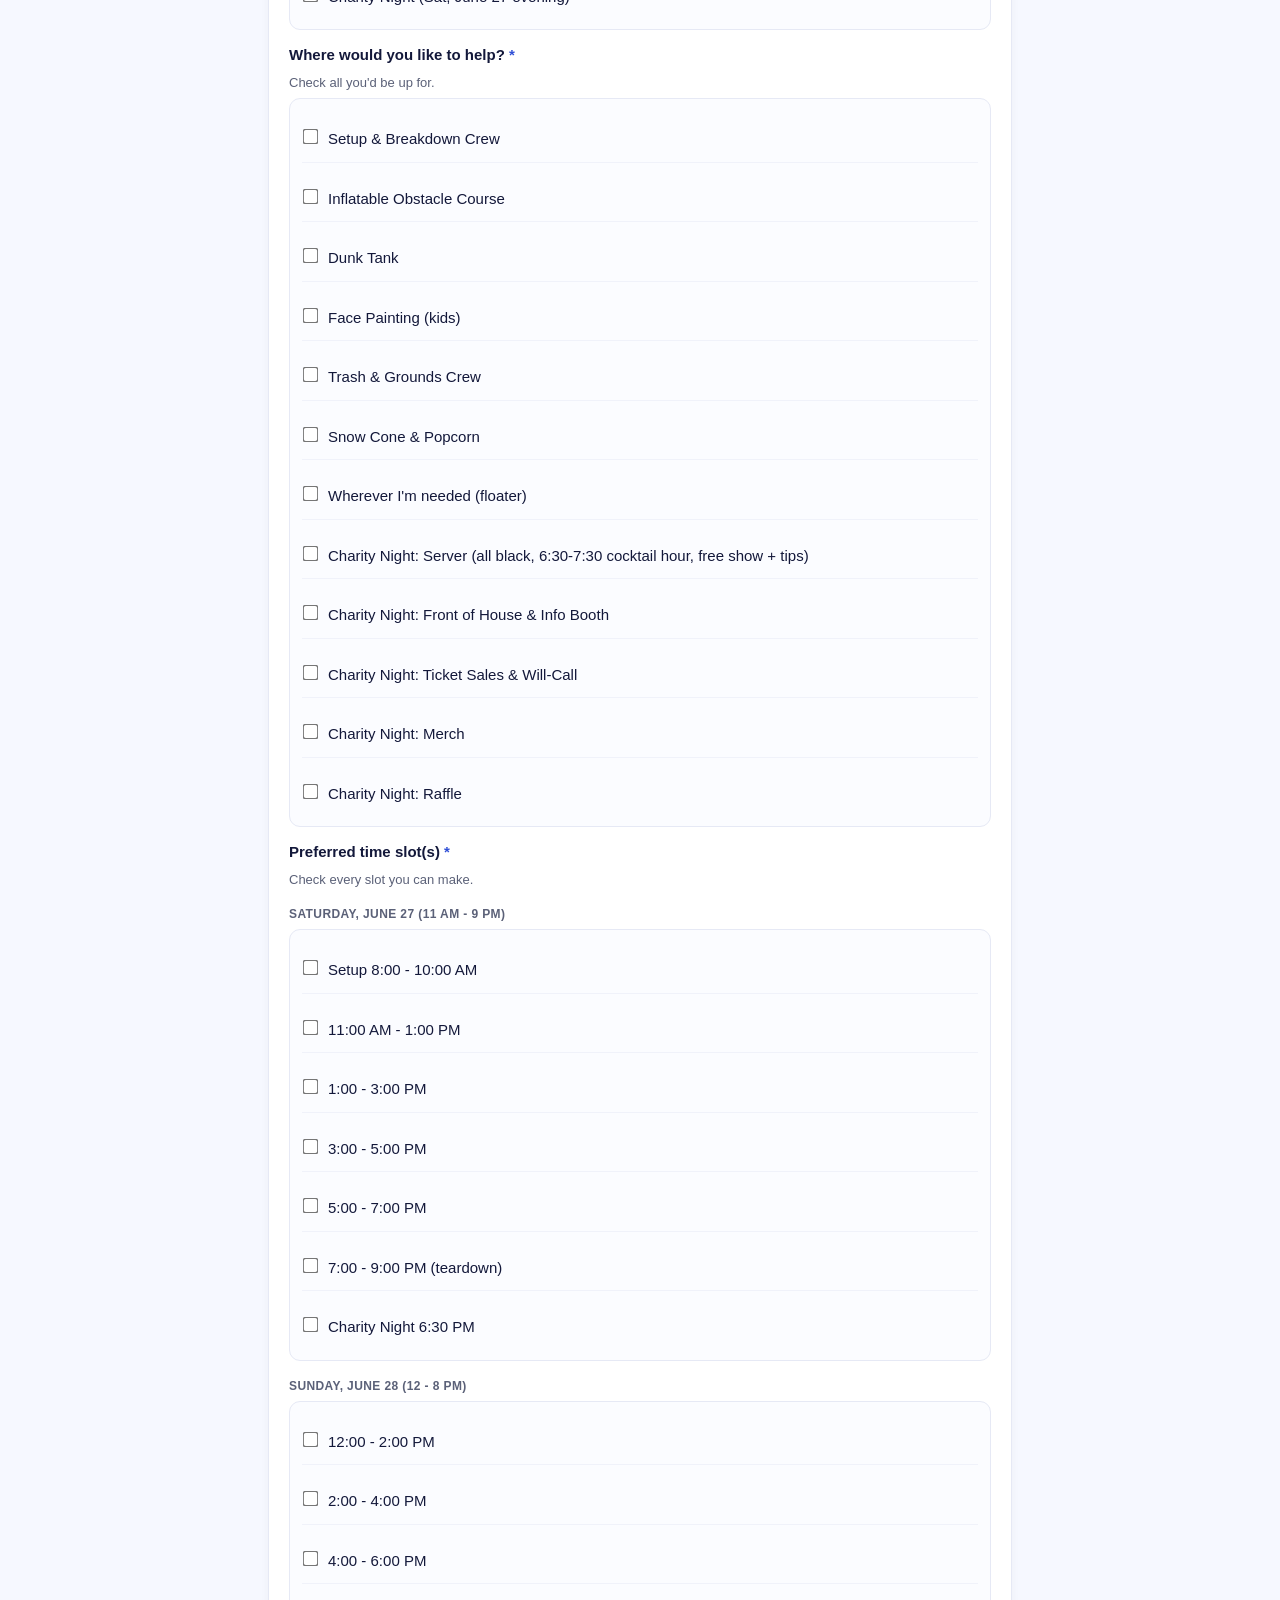
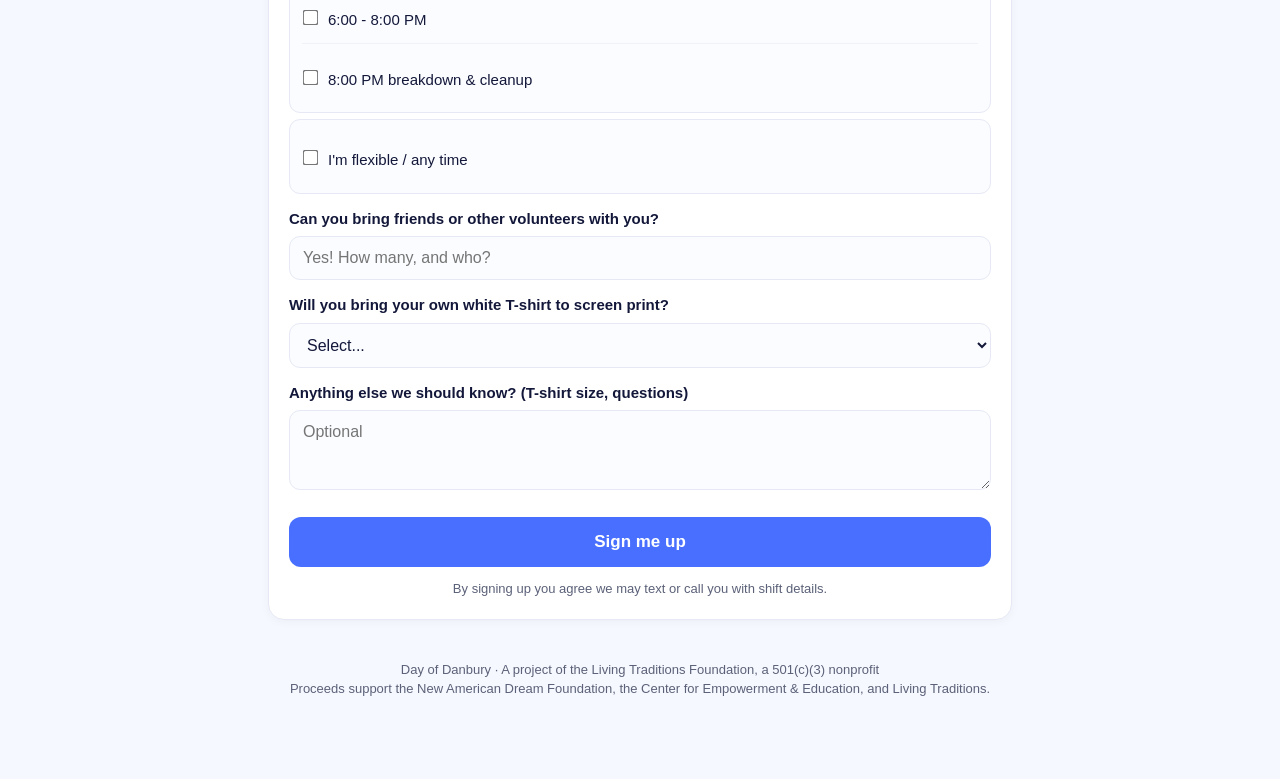
<file: volunteer.html>
<!DOCTYPE html>
<html lang="en">
<head>
<meta charset="UTF-8" />
<meta name="viewport" content="width=device-width, initial-scale=1.0" />
<meta name="robots" content="noindex, nofollow" />
<title>Day of Danbury — Volunteer Sign-Up</title>
<style>
  :root{
    --blue:#486FFF;
    --blue-dark:#2f4fd6;
    --ink:#13183a;
    --muted:#5b6178;
    --bg:#f6f8ff;
    --card:#ffffff;
    --line:#e6e9f5;
    --good:#1f9d57;
    --radius:16px;
  }
  *{box-sizing:border-box}
  body{
    margin:0;font-family:-apple-system,BlinkMacSystemFont,"Segoe UI",Roboto,Helvetica,Arial,sans-serif;
    color:var(--ink);background:var(--bg);line-height:1.5;
  }
  .wrap{max-width:780px;margin:0 auto;padding:0 18px 80px}
  header{
    background:linear-gradient(135deg,var(--blue),#7a52ff);color:#fff;
    padding:36px 18px 30px;text-align:center;
  }
  header .inner{max-width:780px;margin:0 auto}
  .badge{display:inline-block;background:rgba(255,255,255,.18);padding:5px 12px;border-radius:999px;font-size:13px;font-weight:600;letter-spacing:.3px;margin-bottom:12px}
  h1{margin:0 0 8px;font-size:30px;line-height:1.15}
  header p{margin:6px 0 0;opacity:.95;font-size:16px}
  .help{margin-top:14px;font-size:14px;opacity:.95}
  .help a{color:#fff;font-weight:700}
  h2{font-size:22px;margin:34px 0 6px}
  .sub{color:var(--muted);margin:0 0 14px;font-size:15px}
  .card{
    background:var(--card);border:1px solid var(--line);border-radius:var(--radius);
    padding:18px 18px 16px;margin:12px 0;box-shadow:0 2px 10px rgba(20,24,58,.04);
  }
  .card h3{margin:0 0 4px;font-size:18px;display:flex;align-items:center;gap:8px}
  .pill{font-size:12px;font-weight:700;color:var(--blue-dark);background:#eef1ff;border-radius:999px;padding:3px 10px;white-space:nowrap}
  .card p{margin:6px 0 0;color:var(--muted);font-size:15px}
  .duty{margin:10px 0 0;padding-left:18px}
  .duty li{margin:3px 0;color:var(--muted);font-size:14.5px}
  .perk{margin-top:10px;background:#eafaf0;color:#147a42;border:1px solid #bfe9cf;border-radius:10px;padding:8px 12px;font-size:14px;font-weight:600}
  form{background:var(--card);border:1px solid var(--line);border-radius:var(--radius);padding:20px;margin-top:14px;box-shadow:0 2px 10px rgba(20,24,58,.04)}
  label{display:block;font-weight:600;margin:14px 0 6px;font-size:15px}
  input,select,textarea{
    width:100%;padding:12px 13px;border:1px solid var(--line);border-radius:11px;font-size:16px;
    font-family:inherit;background:#fbfcff;color:var(--ink);
  }
  input:focus,select:focus,textarea:focus{outline:none;border-color:var(--blue);background:#fff}
  .req{color:var(--blue-dark)}
  .btn{
    margin-top:20px;width:100%;border:none;background:var(--blue);color:#fff;font-size:17px;font-weight:700;
    padding:15px;border-radius:12px;cursor:pointer;transition:background .15s;
  }
  .btn:hover{background:var(--blue-dark)}
  .note{font-size:13px;color:var(--muted);margin-top:12px;text-align:center}
  .ok{display:none;background:#eafaf0;border:1px solid #bfe9cf;color:#147a42;padding:16px;border-radius:12px;margin-top:16px;font-weight:600;text-align:center}
  footer{text-align:center;color:var(--muted);font-size:13px;margin-top:40px}
  .two{display:flex;gap:12px;flex-wrap:wrap}
  .two > div{flex:1;min-width:160px}
  .group{border:1px solid var(--line);border-radius:11px;padding:4px 12px;background:#fbfcff;margin-top:6px}
  .check{display:flex;align-items:flex-start;gap:11px;padding:11px 2px;border-bottom:1px solid #f0f2fa;font-size:15px;font-weight:500;cursor:pointer}
  .check:last-child{border-bottom:none}
  .check input{width:auto;margin:2px 0 0;flex:0 0 auto;transform:scale(1.2)}
  .glabel{font-size:12px;font-weight:700;color:var(--muted);margin:16px 0 2px;text-transform:uppercase;letter-spacing:.4px}
  .hint{font-size:13px;color:var(--muted);margin:4px 0 0}
</style>
</head>
<body>
<header>
  <div class="inner">
    <div class="badge">JUNE 27 &amp; 28 · CITYCENTER DANBURY GREEN</div>
    <h1>Be Part of Day of Danbury</h1>
    <p>A free, two-day cultural festival and charity benefit. We need your hands to pull it off.</p>
    <div class="help">Questions? Call or text Pedro at <a href="tel:+12034564787">203-456-4787</a></div>
  </div>
</header>

<div class="wrap">

  <div class="card" style="border-color:#bfe9cf;background:#f3fbf6">
    <h3>Volunteer perk: a free custom shirt 👕</h3>
    <p>Please bring a plain white T-shirt and we will screen print it for free on site so you can wear it all day and show you're a part of the team. Don't have one? Buy a shirt from us and we'll screen print it for $20. We'll also be selling separate Day of Danbury shirts at the festival.</p>
  </div>

  <h2>What we need help with</h2>
  <p class="sub">Pick a station and a time slot below. Most stations run in about two-hour rotations, and you can sign up for Saturday, Sunday, or both. The tent goes up Friday; the tables, chairs, slide, dunk tank, and snow cone machine all arrive Saturday at 8 AM, so early-morning setup help is gold. If you can come between 8 and 10 AM Saturday, please sign up.</p>

  <div class="card">
    <h3>Setup &amp; Breakdown Crew <span class="pill">Sat 8 AM · Sun 8 PM</span></h3>
    <p>Help set up Saturday morning and break everything down Sunday night (the tent goes up Friday).</p>
    <ul class="duty">
      <li>Arriving 8 AM Saturday: 6 round tables, 6 six-foot tables, the inflatable obstacle course, the dunk tank, and the snow cone machine.</li>
      <li>Set up tables and chairs under and around the 20' x 30' tent (seats 60).</li>
      <li>Sunday 8 PM: full breakdown and cleanup, stage everything for pickup, final trash sweep. This is when we need the most hands.</li>
    </ul>
  </div>

  <div class="card">
    <h3>Inflatable Obstacle Course <span class="pill">2-3 needed</span></h3>
    <p>Our 8-foot inflatable obstacle slide. The most important kid-safety station.</p>
    <ul class="duty">
      <li>Three spots: one at the base, one in the middle, one at the top (2 minimum).</li>
      <li>Form a line, one child at a time. Watch the entrance so kids come out before the new kid goes in, and keep everyone moving so the line never backs up.</li>
    </ul>
  </div>

  <div class="card">
    <h3>Dunk Tank <span class="pill">2-3 needed</span></h3>
    <p>Run the dunk tank line and the throws.</p>
    <ul class="duty">
      <li>Collect $5 for 12 throws. We have 6 balls, so each player throws 6, then you gather and reload for their second 6.</li>
      <li>Keep the line moving and keep things safe and fun.</li>
    </ul>
  </div>

  <div class="card">
    <h3>Face Painting (Kids) <span class="pill">creative helpers</span></h3>
    <p>Got an artistic streak? Paint kids' faces and help make their day.</p>
    <ul class="duty">
      <li>Let us know if you have your own paints and brushes, or bring your own.</li>
      <li>Keep designs simple, fun, and quick so the line keeps moving.</li>
    </ul>
  </div>

  <div class="card">
    <h3>Trash &amp; Grounds Crew <span class="pill">rotating</span></h3>
    <p>Keep CityCenter Danbury Green clean all day. CityCenter provides no staff, so this is on us.</p>
    <ul class="duty">
      <li>Rotate around the Green collecting and emptying trash.</li>
      <li>Trash drop is at the charter school / old Paul Mitchell lot.</li>
      <li>Important: no toxic waste and no landfill material (dirt, etc.) in the trash.</li>
    </ul>
  </div>

  <div class="card">
    <h3>Snow Cone &amp; Popcorn <span class="pill">2-3 needed</span></h3>
    <p>Serve free snow cones and popcorn to the crowd. We will show you how to run the machines. Keep the station clean and stocked.</p>
  </div>

  <div class="card">
    <h3>Wherever I'm Needed <span class="pill">floater</span></h3>
    <p>Flexible helper. We will place you where the need is biggest that hour (booths, info, performances, lines).</p>
  </div>

  <h2>Charity Night Volunteer Options</h2>
  <p class="sub">Saturday, June 27 · 6:30 PM arrival at The Palace Theatre. A special, separate way to help, with a few roles to choose from.</p>

  <div class="card">
    <h3>What is Charity Night?</h3>
    <p>Charity Night, our Danbury Benefit, is a formal evening at The Palace Theatre with cultural performances, a red carpet arrival, a VIP reception, and the premiere of our short documentary <em>A Home Video</em>. It's a ticketed fundraiser, and proceeds go to three local nonprofits.</p>
    <div class="perk">Volunteer for any Charity Night role and you get in free, a $30 ticket on us.</div>
    <p style="margin-top:10px"><a href="https://dayofdanbury.com/charity-night.html" target="_blank" rel="noopener" style="color:var(--blue);font-weight:700;text-decoration:none">Learn more about Charity Night &rarr;</a></p>
  </div>

  <div class="card">
    <h3>Hors d'oeuvre Servers <span class="pill">needed</span></h3>
    <p>Dress in all black and serve hors d'oeuvres during cocktail hour, 6:30 to 7:30 PM. After that, you're free to enjoy the evening.</p>
    <div class="perk">Perks: free entry to the show, plus you are tipped out and keep tip money from the night.</div>
  </div>

  <div class="card">
    <h3>Front of House &amp; Info Booth <span class="pill">needed</span></h3>
    <p>Welcome guests at the door, answer questions at the info booth, help with check-in, and point people to their seats.</p>
  </div>

  <div class="card">
    <h3>Ticket Sales &amp; Will-Call <span class="pill">needed</span></h3>
    <p>Run the ticket and will-call table, check guests in, and handle any day-of ticket sales.</p>
  </div>

  <div class="card">
    <h3>Merch <span class="pill">needed</span></h3>
    <p>Sell official Day of Danbury merch in the lobby and handle checkout.</p>
  </div>

  <div class="card">
    <h3>Raffle <span class="pill">needed</span></h3>
    <p>Sell raffle tickets through the evening and help run the drawing.</p>
  </div>

  <!-- SIGN-UP FORM -->
  <h2>Sign me up</h2>
  <p class="sub">Tell us who you are and where you would like to help. We will confirm by text.</p>

  <form id="vform" name="volunteers" method="POST" data-netlify="true" netlify-honeypot="bot-field">
    <input type="hidden" name="form-name" value="volunteers" />
    <p style="display:none"><label>Don't fill this out: <input name="bot-field" /></label></p>
    <div class="two">
      <div>
        <label>Full name <span class="req">*</span></label>
        <input type="text" name="name" required placeholder="Your name" />
      </div>
      <div>
        <label>Mobile number <span class="req">*</span></label>
        <input type="tel" name="phone" required placeholder="(203) 555-0123" />
      </div>
    </div>

    <label>Email</label>
    <input type="email" name="email" placeholder="you@email.com" />

    <label>Which day(s) can you help? <span class="req">*</span></label>
    <p class="hint">Check all that apply.</p>
    <div class="group">
      <label class="check"><input type="checkbox" name="day" value="Saturday, June 27 (Festival)" /> Saturday, June 27 (Festival)</label>
      <label class="check"><input type="checkbox" name="day" value="Sunday, June 28 (Festival)" /> Sunday, June 28 (Festival)</label>
      <label class="check"><input type="checkbox" name="day" value="Charity Night, Sat June 27 evening" /> Charity Night (Sat, June 27 evening)</label>
    </div>

    <label>Where would you like to help? <span class="req">*</span></label>
    <p class="hint">Check all you'd be up for.</p>
    <div class="group">
      <label class="check"><input type="checkbox" name="station" value="Setup &amp; Breakdown Crew" /> Setup &amp; Breakdown Crew</label>
      <label class="check"><input type="checkbox" name="station" value="Inflatable Obstacle Course" /> Inflatable Obstacle Course</label>
      <label class="check"><input type="checkbox" name="station" value="Dunk Tank" /> Dunk Tank</label>
      <label class="check"><input type="checkbox" name="station" value="Face Painting" /> Face Painting (kids)</label>
      <label class="check"><input type="checkbox" name="station" value="Trash &amp; Grounds Crew" /> Trash &amp; Grounds Crew</label>
      <label class="check"><input type="checkbox" name="station" value="Snow Cone &amp; Popcorn" /> Snow Cone &amp; Popcorn</label>
      <label class="check"><input type="checkbox" name="station" value="Wherever I'm needed (floater)" /> Wherever I'm needed (floater)</label>
      <label class="check"><input type="checkbox" name="station" value="Charity Night: Server (all black, 6:30-7:30 cocktail hour, free show + tips)" /> Charity Night: Server (all black, 6:30-7:30 cocktail hour, free show + tips)</label>
      <label class="check"><input type="checkbox" name="station" value="Charity Night: Front of House &amp; Info Booth" /> Charity Night: Front of House &amp; Info Booth</label>
      <label class="check"><input type="checkbox" name="station" value="Charity Night: Ticket Sales &amp; Will-Call" /> Charity Night: Ticket Sales &amp; Will-Call</label>
      <label class="check"><input type="checkbox" name="station" value="Charity Night: Merch" /> Charity Night: Merch</label>
      <label class="check"><input type="checkbox" name="station" value="Charity Night: Raffle" /> Charity Night: Raffle</label>
    </div>

    <label>Preferred time slot(s) <span class="req">*</span></label>
    <p class="hint">Check every slot you can make.</p>
    <div class="glabel">Saturday, June 27 (11 AM - 9 PM)</div>
    <div class="group">
      <label class="check"><input type="checkbox" name="slot" value="Sat Setup 8:00-10:00 AM" /> Setup 8:00 - 10:00 AM</label>
      <label class="check"><input type="checkbox" name="slot" value="Sat 11:00 AM-1:00 PM" /> 11:00 AM - 1:00 PM</label>
      <label class="check"><input type="checkbox" name="slot" value="Sat 1:00-3:00 PM" /> 1:00 - 3:00 PM</label>
      <label class="check"><input type="checkbox" name="slot" value="Sat 3:00-5:00 PM" /> 3:00 - 5:00 PM</label>
      <label class="check"><input type="checkbox" name="slot" value="Sat 5:00-7:00 PM" /> 5:00 - 7:00 PM</label>
      <label class="check"><input type="checkbox" name="slot" value="Sat 7:00-9:00 PM (teardown)" /> 7:00 - 9:00 PM (teardown)</label>
      <label class="check"><input type="checkbox" name="slot" value="Sat Charity Night 6:30 PM" /> Charity Night 6:30 PM</label>
    </div>
    <div class="glabel">Sunday, June 28 (12 - 8 PM)</div>
    <div class="group">
      <label class="check"><input type="checkbox" name="slot" value="Sun 12:00-2:00 PM" /> 12:00 - 2:00 PM</label>
      <label class="check"><input type="checkbox" name="slot" value="Sun 2:00-4:00 PM" /> 2:00 - 4:00 PM</label>
      <label class="check"><input type="checkbox" name="slot" value="Sun 4:00-6:00 PM" /> 4:00 - 6:00 PM</label>
      <label class="check"><input type="checkbox" name="slot" value="Sun 6:00-8:00 PM" /> 6:00 - 8:00 PM</label>
      <label class="check"><input type="checkbox" name="slot" value="Sun 8:00 PM breakdown &amp; cleanup" /> 8:00 PM breakdown &amp; cleanup</label>
    </div>
    <div class="group">
      <label class="check"><input type="checkbox" name="slot" value="Flexible / any time" /> I'm flexible / any time</label>
    </div>

    <label>Can you bring friends or other volunteers with you?</label>
    <input type="text" name="friends" placeholder="Yes! How many, and who?" />

    <label>Will you bring your own white T-shirt to screen print?</label>
    <select name="shirt">
      <option value="">Select...</option>
      <option>Yes, I'll bring a white T-shirt</option>
      <option>No, I'll buy a printed shirt from you ($20)</option>
      <option>Not sure yet</option>
    </select>

    <label>Anything else we should know? (T-shirt size, questions)</label>
    <textarea name="notes" rows="3" placeholder="Optional"></textarea>

    <button type="submit" class="btn">Sign me up</button>
    <div class="note">By signing up you agree we may text or call you with shift details.</div>
    <div class="ok" id="okmsg">Thank you! You're on the list. We'll confirm your shift by text. 💙</div>
  </form>

  <footer>
    Day of Danbury · A project of the Living Traditions Foundation, a 501(c)(3) nonprofit<br />
    Proceeds support the New American Dream Foundation, the Center for Empowerment &amp; Education, and Living Traditions.
  </footer>
</div>

<script>
  /* =========================================================
     COLLECT RESPONSES VIA FORMSPREE
     1. Create a free form at https://formspree.io
     2. Copy its endpoint, e.g. https://formspree.io/f/abcdwxyz
     3. Paste it between the quotes below and re-deploy.
     Until set, the form falls back to a pre-filled email to
     ENDPOINT_EMAIL so no sign-up is ever lost.
     ========================================================= */
  var FORMSPREE_ENDPOINT = "https://formspree.io/f/xdargpzv";  // Day of Danbury Volunteers
  var ENDPOINT_EMAIL = "ctcleaningco203@gmail.com"; // email fallback if no endpoint is set

  var form = document.getElementById('vform');
  var ok = document.getElementById('okmsg');

  form.addEventListener('submit', function(e){
    e.preventDefault();
    var data = {
      name: val('name'),
      phone: val('phone'),
      email: val('email'),
      day: checks('day'),
      station: checks('station'),
      slot: checks('slot'),
      friends: val('friends'),
      shirt: val('shirt'),
      notes: val('notes'),
      submittedAt: new Date().toLocaleString()
    };

    if (!data.name || !data.phone || !data.day || !data.station || !data.slot){
      alert("Please add your name and phone, and check at least one day, one station, and one time slot.");
      return;
    }

    if (FORMSPREE_ENDPOINT){
      formspreeSubmit(data);
    } else {
      // No endpoint set yet, so fall back to a pre-filled email so no sign-up is lost.
      mailtoFallback(data);
    }
  });

  function success(){
    form.reset(); ok.style.display='block';
    ok.scrollIntoView({behavior:'smooth', block:'center'});
  }

  // Posts the sign-up to Formspree as JSON; stays on the page and shows success.
  function formspreeSubmit(data){
    fetch(FORMSPREE_ENDPOINT, {
      method:'POST',
      headers:{'Content-Type':'application/json','Accept':'application/json'},
      body: JSON.stringify(data)
    }).then(function(r){
      if (r.ok){ success(); } else { mailtoFallback(data); }
    }).catch(function(){ mailtoFallback(data); });
  }

  function val(n){ var el = form.elements[n]; return el && el.value ? el.value.trim() : ''; }
  function checks(n){
    var picked = form.querySelectorAll('input[name="'+n+'"]:checked');
    return Array.prototype.slice.call(picked).map(function(c){ return c.value; }).join('; ');
  }

  function mailtoFallback(data){
    var body =
      "New Day of Danbury volunteer sign-up:%0D%0A%0D%0A" +
      "Name: " + enc(data.name) + "%0D%0A" +
      "Phone: " + enc(data.phone) + "%0D%0A" +
      "Email: " + enc(data.email||'') + "%0D%0A" +
      "Day(s): " + enc(data.day) + "%0D%0A" +
      "Station(s): " + enc(data.station) + "%0D%0A" +
      "Time slot(s): " + enc(data.slot) + "%0D%0A" +
      "Bringing others: " + enc(data.friends||'') + "%0D%0A" +
      "Own white T-shirt: " + enc(data.shirt||'') + "%0D%0A" +
      "Notes: " + enc(data.notes||'');
    window.location.href = "mailto:" + ENDPOINT_EMAIL +
      "?subject=" + enc("Volunteer sign-up: " + data.name) + "&body=" + body;
    form.reset(); ok.style.display='block';
  }
  function enc(s){ return encodeURIComponent(String(s||'')); }
</script>
</body>
</html>
</file>
<file: css/variables.css>
:root {
  /* Brand Colors */
  --color-cream: #F5F0E8;
  --color-sage: #8B9B6B;
  --color-steel-blue: #6B87A8;
  --color-dark-olive: #2C3E2D;
  --color-charcoal: #1A1A1A;
  --color-cta-red: #486FFF;
  --color-dod-blue: #486FFF;
  --color-gold: #D4A843;
  --color-white: #FFFFFF;

  /* Derived Colors */
  --color-cream-dark: #E8E0D2;
  --color-cta-red-hover: #2D55E8;
  --color-blue-dark: #2D55E8;
  --color-sage-light: #C8D2B9;
  --color-steel-light: #BED2E1;
  --color-overlay-dark: rgba(44, 62, 45, 0.75);
  --color-overlay-sage: rgba(139, 155, 107, 0.65);
  --color-overlay-charcoal: rgba(26, 26, 26, 0.8);

  /* Typography */
  --font-headline: 'Oswald', Impact, sans-serif;
  --font-subheading: 'Barlow Condensed', sans-serif;
  --font-body: 'Inter', 'Avenir Next', sans-serif;
  --font-accent: Georgia, serif;

  /* Font Sizes */
  --text-xs: 0.75rem;
  --text-sm: 0.875rem;
  --text-base: 1rem;
  --text-lg: 1.125rem;
  --text-xl: 1.25rem;
  --text-2xl: 1.5rem;
  --text-3xl: 2rem;
  --text-4xl: 2.5rem;
  --text-5xl: 3.5rem;

  /* Spacing */
  --space-xs: 0.25rem;
  --space-sm: 0.5rem;
  --space-md: 1rem;
  --space-lg: 1.5rem;
  --space-xl: 2rem;
  --space-2xl: 3rem;
  --space-3xl: 4rem;
  --space-4xl: 6rem;

  /* Layout */
  --container-max: 1200px;
  --container-narrow: 800px;
  --header-height: 72px;
  --border-radius: 6px;
  --accent-bar-width: 4px;

  /* Transitions */
  --transition-fast: 150ms ease;
  --transition-base: 300ms ease;
  --transition-slow: 500ms ease;
}
</file>
<file: css/typography.css>
@import url('https://fonts.googleapis.com/css2?family=Oswald:wght@400;500;600;700&family=Barlow+Condensed:wght@400;500;600;700&family=Inter:wght@300;400;500;600;700&display=swap');

h1, .h1 {
  font-family: var(--font-headline);
  font-weight: 700;
  font-size: var(--text-4xl);
  text-transform: uppercase;
  letter-spacing: -0.02em;
  color: var(--color-dark-olive);
}

h2, .h2 {
  font-family: var(--font-headline);
  font-weight: 700;
  font-size: var(--text-3xl);
  text-transform: uppercase;
  letter-spacing: -0.01em;
  color: var(--color-dark-olive);
}

h3, .h3 {
  font-family: var(--font-subheading);
  font-weight: 600;
  font-size: var(--text-xl);
  text-transform: uppercase;
  letter-spacing: 0.02em;
  color: var(--color-dark-olive);
}

h4, .h4 {
  font-family: var(--font-subheading);
  font-weight: 600;
  font-size: var(--text-base);
  text-transform: uppercase;
  letter-spacing: 0.04em;
  color: var(--color-sage);
}

p {
  margin-bottom: var(--space-md);
  color: var(--color-charcoal);
}

p:last-child {
  margin-bottom: 0;
}

.text-accent {
  font-family: var(--font-accent);
  font-style: italic;
}

.text-gold { color: var(--color-gold); }
.text-sage { color: var(--color-sage); }
.text-red { color: var(--color-cta-red); }
.text-steel { color: var(--color-steel-blue); }
.text-white { color: var(--color-white); }
.text-cream { color: var(--color-cream); }
.text-olive { color: var(--color-dark-olive); }

.text-center { text-align: center; }
.text-left { text-align: left; }
.text-right { text-align: right; }
.text-uppercase { text-transform: uppercase; }

.lead {
  font-size: var(--text-lg);
  line-height: 1.7;
  color: var(--color-charcoal);
}

.label {
  font-family: var(--font-subheading);
  font-weight: 600;
  font-size: var(--text-sm);
  text-transform: uppercase;
  letter-spacing: 0.06em;
}

@media (min-width: 768px) {
  h1, .h1 { font-size: var(--text-5xl); }
  h2, .h2 { font-size: var(--text-4xl); }
  h3, .h3 { font-size: var(--text-2xl); }
}
</file>
<file: css/layout.css>
/* Container */
.container {
  width: 100%;
  max-width: var(--container-max);
  margin: 0 auto;
  padding: 0 var(--space-lg);
}

.container--narrow {
  max-width: var(--container-narrow);
}

/* Section spacing */
.section {
  padding: var(--space-3xl) 0;
}

.section--lg {
  padding: var(--space-4xl) 0;
}

/* Grid */
.grid {
  display: grid;
  gap: var(--space-xl);
}

.grid--2 { grid-template-columns: 1fr; }
.grid--3 { grid-template-columns: 1fr; }
.grid--4 { grid-template-columns: 1fr; }

@media (min-width: 768px) {
  .grid--2 { grid-template-columns: repeat(2, 1fr); }
  .grid--3 { grid-template-columns: repeat(2, 1fr); }
  .grid--4 { grid-template-columns: repeat(2, 1fr); }
}

@media (min-width: 1024px) {
  .grid--3 { grid-template-columns: repeat(3, 1fr); }
  .grid--4 { grid-template-columns: repeat(4, 1fr); }
}

/* Flex */
.flex { display: flex; }
.flex--center { display: flex; align-items: center; justify-content: center; }
.flex--between { display: flex; align-items: center; justify-content: space-between; }
.flex--wrap { flex-wrap: wrap; }
.flex--col { flex-direction: column; }
.flex--gap-sm { gap: var(--space-sm); }
.flex--gap-md { gap: var(--space-md); }
.flex--gap-lg { gap: var(--space-lg); }
.flex--gap-xl { gap: var(--space-xl); }

/* Spacing utilities */
.mt-sm { margin-top: var(--space-sm); }
.mt-md { margin-top: var(--space-md); }
.mt-lg { margin-top: var(--space-lg); }
.mt-xl { margin-top: var(--space-xl); }
.mt-2xl { margin-top: var(--space-2xl); }
.mt-3xl { margin-top: var(--space-3xl); }

.mb-sm { margin-bottom: var(--space-sm); }
.mb-md { margin-bottom: var(--space-md); }
.mb-lg { margin-bottom: var(--space-lg); }
.mb-xl { margin-bottom: var(--space-xl); }
.mb-2xl { margin-bottom: var(--space-2xl); }

.py-lg { padding-top: var(--space-lg); padding-bottom: var(--space-lg); }
.py-xl { padding-top: var(--space-xl); padding-bottom: var(--space-xl); }
.py-2xl { padding-top: var(--space-2xl); padding-bottom: var(--space-2xl); }
.py-3xl { padding-top: var(--space-3xl); padding-bottom: var(--space-3xl); }
.py-4xl { padding-top: var(--space-4xl); padding-bottom: var(--space-4xl); }

.px-md { padding-left: var(--space-md); padding-right: var(--space-md); }
.px-lg { padding-left: var(--space-lg); padding-right: var(--space-lg); }
.px-xl { padding-left: var(--space-xl); padding-right: var(--space-xl); }
</file>
<file: css/components.css>
/* ─── Buttons ─────────────────────────────────────────── */

.btn {
  display: inline-flex;
  align-items: center;
  justify-content: center;
  gap: var(--space-sm);
  padding: 0.75rem 1.75rem;
  font-family: var(--font-subheading);
  font-weight: 600;
  font-size: var(--text-base);
  text-transform: uppercase;
  letter-spacing: 0.04em;
  border-radius: var(--border-radius);
  transition: all var(--transition-base);
  text-decoration: none;
  cursor: pointer;
  border: 2px solid transparent;
  line-height: 1;
}

.btn--primary {
  background: var(--color-cta-red);
  color: var(--color-white);
  border-color: var(--color-cta-red);
}
.btn--primary:hover {
  background: var(--color-cta-red-hover);
  border-color: var(--color-cta-red-hover);
}

.btn--secondary {
  background: transparent;
  color: var(--color-dark-olive);
  border-color: var(--color-dark-olive);
}
.btn--secondary:hover {
  background: var(--color-dark-olive);
  color: var(--color-white);
}

.btn--gold {
  background: var(--color-gold);
  color: var(--color-charcoal);
  border-color: var(--color-gold);
}
.btn--gold:hover {
  background: #C49A30;
  border-color: #C49A30;
}

.btn--white {
  background: var(--color-white);
  color: var(--color-dark-olive);
  border-color: var(--color-white);
}
.btn--white:hover {
  background: var(--color-cream);
  border-color: var(--color-cream);
}

.btn--outline-white {
  background: transparent;
  color: var(--color-white);
  border-color: var(--color-white);
}
.btn--outline-white:hover {
  background: var(--color-white);
  color: var(--color-dark-olive);
}

.btn--lg {
  padding: 1rem 2.25rem;
  font-size: var(--text-lg);
}

.btn--sm {
  padding: 0.5rem 1.25rem;
  font-size: var(--text-sm);
}

/* ─── Cards ──────────────────────────────────────────── */

.card {
  background: var(--color-white);
  border-radius: var(--border-radius);
  padding: var(--space-xl);
  transition: transform var(--transition-base), box-shadow var(--transition-base);
}

.card:hover {
  transform: translateY(-2px);
  box-shadow: 0 8px 24px rgba(0, 0, 0, 0.08);
}

.card__title {
  font-family: var(--font-subheading);
  font-weight: 600;
  font-size: var(--text-lg);
  text-transform: uppercase;
  letter-spacing: 0.02em;
  color: var(--color-dark-olive);
  margin-bottom: var(--space-sm);
}

.card__text {
  font-size: var(--text-sm);
  color: var(--color-charcoal);
  line-height: 1.6;
}

.card__link {
  display: inline-flex;
  align-items: center;
  gap: var(--space-xs);
  font-family: var(--font-subheading);
  font-weight: 600;
  font-size: var(--text-sm);
  text-transform: uppercase;
  letter-spacing: 0.04em;
  color: var(--color-cta-red);
  margin-top: var(--space-md);
  transition: gap var(--transition-base);
}
.card__link:hover {
  gap: var(--space-sm);
}

/* Card with top accent */
.card--accent-sage { border-top: var(--accent-bar-width) solid var(--color-sage); }
.card--accent-steel { border-top: var(--accent-bar-width) solid var(--color-steel-blue); }
.card--accent-gold { border-top: var(--accent-bar-width) solid var(--color-gold); }
.card--accent-red { border-top: var(--accent-bar-width) solid var(--color-cta-red); }

/* Card with left accent */
.card--left-sage { border-left: var(--accent-bar-width) solid var(--color-sage); }
.card--left-steel { border-left: var(--accent-bar-width) solid var(--color-steel-blue); }
.card--left-gold { border-left: var(--accent-bar-width) solid var(--color-gold); }
.card--left-red { border-left: var(--accent-bar-width) solid var(--color-cta-red); }

/* Team card */
.card--team {
  text-align: center;
  padding: var(--space-2xl) var(--space-lg);
}

.card--team .card__avatar {
  width: 100px;
  height: 100px;
  border-radius: 50%;
  background: var(--color-sage-light);
  margin: 0 auto var(--space-lg);
  display: flex;
  align-items: center;
  justify-content: center;
  font-family: var(--font-headline);
  font-size: var(--text-2xl);
  color: var(--color-sage);
}

.card--team .card__name {
  font-family: var(--font-headline);
  font-size: var(--text-lg);
  text-transform: uppercase;
  color: var(--color-dark-olive);
  margin-bottom: var(--space-xs);
}

.card--team .card__role {
  font-family: var(--font-subheading);
  font-size: var(--text-sm);
  color: var(--color-sage);
  text-transform: uppercase;
  letter-spacing: 0.04em;
}

/* ─── Accent Bars ────────────────────────────────────── */

.accent-bar {
  position: relative;
  padding-left: calc(var(--accent-bar-width) + var(--space-lg));
}
.accent-bar::before {
  content: '';
  position: absolute;
  left: 0;
  top: 0;
  bottom: 0;
  width: var(--accent-bar-width);
  background: var(--color-sage);
}
.accent-bar--steel::before { background: var(--color-steel-blue); }
.accent-bar--gold::before { background: var(--color-gold); }
.accent-bar--red::before { background: var(--color-cta-red); }

/* ─── Panels ─────────────────────────────────────────── */

.panel {
  padding: var(--space-3xl) 0;
}

.panel--cream { background: var(--color-cream); }
.panel--white { background: var(--color-white); }

.panel--dark {
  background: var(--color-dark-olive);
  color: var(--color-white);
}
.panel--dark h2, .panel--dark h3, .panel--dark .h2, .panel--dark .h3 {
  color: var(--color-white);
}
.panel--dark p { color: var(--color-cream); }

.panel--sage {
  background: var(--color-sage);
  color: var(--color-white);
}
.panel--sage h2, .panel--sage h3 { color: var(--color-white); }
.panel--sage p { color: var(--color-cream); }

.panel--charcoal {
  background: var(--color-charcoal);
  color: var(--color-white);
}
.panel--charcoal h2, .panel--charcoal h3 { color: var(--color-white); }
.panel--charcoal p { color: var(--color-cream); }

.panel--blue {
  background: var(--color-dod-blue);
  color: var(--color-white);
}
.panel--blue h2, .panel--blue h3, .panel--blue h4 { color: var(--color-white); }
.panel--blue p { color: rgba(255,255,255,0.85); }

/* ─── Section Title Bar ──────────────────────────────── */

.section-title-bar {
  background: var(--color-dark-olive);
  padding: var(--space-sm) 0;
  margin-bottom: var(--space-2xl);
}

.section-title-bar .container {
  display: flex;
  align-items: center;
  gap: var(--space-md);
}

.section-title-bar__number {
  font-family: var(--font-subheading);
  font-weight: 600;
  font-size: var(--text-sm);
  color: var(--color-gold);
  letter-spacing: 0.04em;
}

.section-title-bar__text {
  font-family: var(--font-headline);
  font-weight: 700;
  font-size: var(--text-lg);
  color: var(--color-white);
  text-transform: uppercase;
}

/* ─── Hero ────────────────────────────────────────────── */

.hero {
  position: relative;
  display: flex;
  align-items: center;
  justify-content: center;
  text-align: center;
  overflow: hidden;
}

.hero--full {
  min-height: 100vh;
  min-height: 100dvh;
}

.hero--half {
  min-height: 50vh;
  min-height: 50dvh;
  padding: var(--space-4xl) 0;
}

.hero__bg {
  position: absolute;
  inset: 0;
  z-index: 0;
}

.hero__overlay {
  position: absolute;
  inset: 0;
  background: var(--color-overlay-dark);
  z-index: 1;
}

.hero__content {
  position: relative;
  z-index: 2;
  max-width: var(--container-narrow);
  padding: var(--space-xl);
}

.hero__title {
  font-family: var(--font-headline);
  font-weight: 700;
  font-size: var(--text-4xl);
  color: var(--color-white);
  text-transform: uppercase;
  margin-bottom: var(--space-md);
  line-height: 1.05;
}

.hero__subtitle {
  font-family: var(--font-subheading);
  font-weight: 500;
  font-size: var(--text-xl);
  color: var(--color-cream);
  text-transform: uppercase;
  letter-spacing: 0.06em;
  margin-bottom: var(--space-sm);
}

.hero__text {
  font-size: var(--text-lg);
  color: var(--color-cream);
  margin-bottom: var(--space-xl);
  max-width: 600px;
  margin-left: auto;
  margin-right: auto;
}

.hero__actions {
  display: flex;
  gap: var(--space-md);
  justify-content: center;
  flex-wrap: wrap;
}

.hero__badge {
  display: inline-block;
  font-family: var(--font-subheading);
  font-weight: 600;
  font-size: var(--text-sm);
  text-transform: uppercase;
  letter-spacing: 0.08em;
  color: var(--color-gold);
  margin-bottom: var(--space-lg);
}

@media (min-width: 768px) {
  .hero__title { font-size: var(--text-5xl); }
  .hero__subtitle { font-size: var(--text-2xl); }
}

@media (min-width: 1024px) {
  .hero__title { font-size: 4.5rem; }
}

/* ─── Stats ──────────────────────────────────────────── */

.stat {
  text-align: center;
  padding: var(--space-lg);
}

.stat__number {
  font-family: var(--font-headline);
  font-weight: 700;
  font-size: var(--text-4xl);
  color: var(--color-gold);
  line-height: 1;
  margin-bottom: var(--space-sm);
}

.stat__label {
  font-family: var(--font-subheading);
  font-weight: 500;
  font-size: var(--text-sm);
  text-transform: uppercase;
  letter-spacing: 0.06em;
  color: var(--color-cream);
  line-height: 1.4;
}

@media (min-width: 768px) {
  .stat__number { font-size: var(--text-5xl); }
}

/* ─── Countdown ──────────────────────────────────────── */

.countdown {
  display: flex;
  gap: var(--space-md);
  justify-content: center;
  flex-wrap: wrap;
  max-width: 100%;
  margin-bottom: var(--space-xl);
}

.countdown__item {
  text-align: center;
}

.countdown__number {
  font-family: var(--font-headline);
  font-weight: 700;
  font-size: var(--text-3xl);
  color: var(--color-gold);
  line-height: 1;
}

.countdown__label {
  font-family: var(--font-subheading);
  font-size: var(--text-xs);
  text-transform: uppercase;
  letter-spacing: 0.08em;
  color: var(--color-cream);
  margin-top: var(--space-xs);
}

@media (min-width: 768px) {
  .countdown { gap: var(--space-lg); }
  .countdown__number { font-size: var(--text-4xl); }
  .countdown__label { font-size: var(--text-sm); }
}
@media (max-width: 400px) {
  .countdown { gap: var(--space-sm); }
  .countdown__number { font-size: var(--text-2xl); }
  .countdown__label { font-size: 0.6rem; }
  .countdown__item { min-width: 52px; }
}

/* ─── Tags ────────────────────────────────────────────── */

.tag {
  display: inline-block;
  padding: 0.2rem 0.6rem;
  font-family: var(--font-subheading);
  font-size: var(--text-xs);
  font-weight: 600;
  text-transform: uppercase;
  letter-spacing: 0.04em;
  white-space: nowrap;
  border-radius: 3px;
}

.tag--sage { background: var(--color-sage-light); color: var(--color-dark-olive); }
.tag--steel { background: var(--color-steel-light); color: var(--color-dark-olive); }
.tag--gold { background: #F5E6B8; color: var(--color-charcoal); }
.tag--red { background: #F5D0CB; color: var(--color-cta-red); }

/* ─── Placeholder images ─────────────────────────────── */

.placeholder-img {
  background: var(--color-cream-dark);
  display: flex;
  align-items: center;
  justify-content: center;
  font-family: var(--font-subheading);
  font-size: var(--text-sm);
  color: var(--color-medium-gray, #A0A0A0);
  text-transform: uppercase;
  letter-spacing: 0.06em;
  border-radius: var(--border-radius);
  overflow: hidden;
}

.placeholder-img--16x9 { aspect-ratio: 16 / 9; }
.placeholder-img--4x3 { aspect-ratio: 4 / 3; }
.placeholder-img--1x1 { aspect-ratio: 1; }
.placeholder-img--3x4 { aspect-ratio: 3 / 4; }

/* ─── Scroll Reveal ──────────────────────────────────── */

.reveal {
  opacity: 0;
  transform: translateY(24px);
  transition: opacity 0.6s ease, transform 0.6s ease;
}

.reveal--visible {
  opacity: 1;
  transform: translateY(0);
}

.reveal--left {
  transform: translateX(-24px);
}
.reveal--left.reveal--visible {
  transform: translateX(0);
}

.reveal--right {
  transform: translateX(24px);
}
.reveal--right.reveal--visible {
  transform: translateX(0);
}

@media (prefers-reduced-motion: reduce) {
  .reveal {
    opacity: 1;
    transform: none;
    transition: none;
  }
}

/* ─── Divider ────────────────────────────────────────── */

.divider {
  height: 1px;
  background: var(--color-sage-light);
  border: none;
  margin: var(--space-2xl) 0;
}

.divider--gold { background: var(--color-gold); }
</file>
<file: css/header.css>
.site-header {
  position: fixed;
  top: 0;
  left: 0;
  right: 0;
  z-index: 100;
  height: var(--header-height);
  background: var(--color-cream);
  transition: box-shadow var(--transition-base), background var(--transition-base);
}

.site-header--scrolled {
  box-shadow: 0 2px 12px rgba(0, 0, 0, 0.08);
}

.site-header__inner {
  display: flex;
  align-items: center;
  justify-content: space-between;
  height: 100%;
  max-width: var(--container-max);
  margin: 0 auto;
  padding: 0 var(--space-lg);
}

/* Logo */
.site-header__logo {
  font-family: var(--font-headline);
  font-weight: 700;
  font-size: var(--text-xl);
  color: var(--color-charcoal);
  text-transform: uppercase;
  text-decoration: none;
  letter-spacing: -0.02em;
  white-space: nowrap;
  display: flex;
  align-items: center;
  gap: var(--space-sm);
}

.site-header__logo span {
  color: var(--color-dod-blue);
}

.site-header__logo-img {
  height: 36px;
  width: auto;
  display: block;
  mix-blend-mode: normal;
}

/* Desktop Nav */
.site-header__nav {
  display: none;
}

.site-header__nav-list {
  display: flex;
  gap: var(--space-lg);
  align-items: center;
}

.site-header__nav-link {
  font-family: var(--font-subheading);
  font-weight: 500;
  font-size: var(--text-sm);
  text-transform: uppercase;
  letter-spacing: 0.04em;
  color: var(--color-dark-olive);
  text-decoration: none;
  padding: var(--space-xs) 0;
  position: relative;
  transition: color var(--transition-fast);
}

.site-header__nav-link::after {
  content: '';
  position: absolute;
  bottom: -2px;
  left: 0;
  right: 0;
  height: 2px;
  background: var(--color-sage);
  transform: scaleX(0);
  transition: transform var(--transition-base);
}

.site-header__nav-link:hover,
.site-header__nav-link--active {
  color: var(--color-sage);
}

.site-header__nav-link:hover::after,
.site-header__nav-link--active::after {
  transform: scaleX(1);
}

/* Header CTA */
.site-header__cta {
  display: none;
}

/* Hamburger */
.site-header__hamburger {
  display: flex;
  flex-direction: column;
  justify-content: center;
  gap: 5px;
  width: 28px;
  height: 28px;
  cursor: pointer;
  z-index: 102;
}

.site-header__hamburger span {
  display: block;
  width: 100%;
  height: 2px;
  background: var(--color-charcoal);
  transition: all var(--transition-base);
}

/* Hamburger active state */
.nav-open .site-header__hamburger span:nth-child(1) {
  transform: translateY(7px) rotate(45deg);
}
.nav-open .site-header__hamburger span:nth-child(2) {
  opacity: 0;
}
.nav-open .site-header__hamburger span:nth-child(3) {
  transform: translateY(-7px) rotate(-45deg);
}

/* Mobile Nav Overlay */
.mobile-nav {
  position: fixed;
  inset: 0;
  background: linear-gradient(160deg, var(--color-dark-olive) 0%, #1a2a1c 100%);
  z-index: 101;
  display: flex;
  flex-direction: column;
  opacity: 0;
  visibility: hidden;
  transition: opacity var(--transition-base), visibility var(--transition-base);
  overflow-y: auto;
  -webkit-overflow-scrolling: touch;
}

.nav-open .mobile-nav {
  opacity: 1;
  visibility: visible;
}

.mobile-nav__header {
  padding: calc(var(--space-xl) + env(safe-area-inset-top)) var(--space-lg) var(--space-lg);
  border-bottom: 1px solid rgba(255,255,255,0.08);
}

.mobile-nav__brand {
  display: flex;
  align-items: center;
  gap: var(--space-md);
  text-decoration: none;
  color: inherit;
}

.mobile-nav__logo {
  width: 52px;
  height: 52px;
  border-radius: 50%;
  background: rgba(255,255,255,0.12);
  padding: 3px;
  flex-shrink: 0;
}

.mobile-nav__brand-title {
  font-family: var(--font-headline);
  font-size: var(--text-xl);
  font-weight: 700;
  color: var(--color-white);
  text-transform: uppercase;
  letter-spacing: 0.04em;
  line-height: 1;
}

.mobile-nav__brand-sub {
  font-family: var(--font-subheading);
  font-size: var(--text-xs);
  color: var(--color-gold);
  letter-spacing: 0.1em;
  text-transform: uppercase;
  margin-top: 4px;
}

.mobile-nav__list {
  flex: 1;
  padding: var(--space-md) 0;
  list-style: none;
}

.mobile-nav__link {
  display: flex;
  align-items: center;
  justify-content: space-between;
  font-family: var(--font-subheading);
  font-weight: 600;
  font-size: var(--text-lg);
  text-transform: uppercase;
  letter-spacing: 0.05em;
  color: rgba(255,255,255,0.88);
  text-decoration: none;
  padding: 0.95rem var(--space-xl);
  border-left: 3px solid transparent;
  transition: color var(--transition-fast), background var(--transition-fast), border-color var(--transition-fast);
}

.mobile-nav__link::after {
  content: '→';
  opacity: 0;
  color: var(--color-gold);
  transform: translateX(-8px);
  transition: opacity 0.2s, transform 0.2s;
}

.mobile-nav__link:hover,
.mobile-nav__link:active {
  color: var(--color-white);
  background: rgba(255,255,255,0.04);
  border-left-color: var(--color-gold);
}

.mobile-nav__link:hover::after {
  opacity: 1;
  transform: translateX(0);
}

.mobile-nav__link--active {
  color: var(--color-gold);
  border-left-color: var(--color-gold);
  background: rgba(212,168,67,0.08);
}

.mobile-nav__cta {
  display: flex;
  flex-direction: column;
  gap: var(--space-sm);
  padding: var(--space-lg) var(--space-xl);
  border-top: 1px solid rgba(255,255,255,0.08);
}

.mobile-nav__cta .btn {
  width: 100%;
}

.mobile-nav__cta .btn--outline-white {
  background: transparent;
  color: var(--color-white);
  border: 2px solid rgba(255,255,255,0.35);
}

.mobile-nav__cta .btn--outline-white:hover {
  border-color: var(--color-white);
  background: rgba(255,255,255,0.08);
}

.mobile-nav__footer {
  padding: var(--space-md) var(--space-xl) calc(var(--space-lg) + env(safe-area-inset-bottom));
  font-size: var(--text-xs);
  color: rgba(255,255,255,0.5);
  text-align: center;
  line-height: 1.7;
}

.mobile-nav__footer a {
  color: rgba(255,255,255,0.7);
  text-decoration: none;
}

.mobile-nav__footer a:hover {
  color: var(--color-gold);
}

@media (max-height: 700px) {
  .mobile-nav__link { padding: 0.7rem var(--space-xl); font-size: var(--text-base); }
  .mobile-nav__header { padding-top: calc(var(--space-lg) + env(safe-area-inset-top)); padding-bottom: var(--space-md); }
  .mobile-nav__logo { width: 44px; height: 44px; }
}

@media (min-width: 1024px) {
  .site-header__nav {
    display: block;
  }

  .site-header__cta {
    display: block;
  }

  .site-header__hamburger {
    display: none;
  }

  .mobile-nav {
    display: none;
  }
}

/* Space for fixed header */
body {
  padding-top: var(--header-height);
}
</file>
<file: css/footer.css>
.site-footer {
  background: var(--color-charcoal);
  color: var(--color-cream);
  padding-top: var(--space-3xl);
}

.site-footer__grid {
  display: grid;
  grid-template-columns: 1fr;
  gap: var(--space-2xl);
  max-width: var(--container-max);
  margin: 0 auto;
  padding: 0 var(--space-lg);
}

@media (min-width: 768px) {
  .site-footer__grid {
    grid-template-columns: repeat(2, 1fr);
  }
}

@media (min-width: 1024px) {
  .site-footer__grid {
    grid-template-columns: 2fr 1fr 1fr 1.5fr;
  }
}

.site-footer__heading {
  font-family: var(--font-subheading);
  font-weight: 600;
  font-size: var(--text-sm);
  text-transform: uppercase;
  letter-spacing: 0.06em;
  color: var(--color-gold);
  margin-bottom: var(--space-lg);
}

.site-footer__about p {
  font-size: var(--text-sm);
  color: var(--color-cream);
  line-height: 1.7;
  margin-bottom: var(--space-lg);
}

.site-footer__social {
  display: flex;
  gap: var(--space-md);
}

.site-footer__social a {
  display: flex;
  align-items: center;
  justify-content: center;
  width: 36px;
  height: 36px;
  border-radius: 50%;
  background: rgba(255, 255, 255, 0.1);
  color: var(--color-cream);
  font-size: var(--text-sm);
  transition: background var(--transition-fast);
  text-decoration: none;
}
.site-footer__social a:hover {
  background: var(--color-sage);
}

.site-footer__links {
  list-style: none;
}

.site-footer__links li {
  margin-bottom: var(--space-sm);
}

.site-footer__links a {
  font-size: var(--text-sm);
  color: var(--color-cream);
  text-decoration: none;
  transition: color var(--transition-fast);
}
.site-footer__links a:hover {
  color: var(--color-gold);
}

.site-footer__contact-item {
  font-size: var(--text-sm);
  margin-bottom: var(--space-sm);
  color: var(--color-cream);
}

.site-footer__contact-item a {
  color: var(--color-gold);
  text-decoration: none;
}
.site-footer__contact-item a:hover {
  text-decoration: underline;
}

/* Bottom bar */
.site-footer__bottom {
  border-top: 1px solid rgba(255, 255, 255, 0.1);
  margin-top: var(--space-2xl);
  padding: var(--space-lg) 0;
}

.site-footer__bottom-inner {
  max-width: var(--container-max);
  margin: 0 auto;
  padding: 0 var(--space-lg);
  display: flex;
  flex-direction: column;
  align-items: center;
  gap: var(--space-sm);
  text-align: center;
}

.site-footer__bottom p {
  font-size: var(--text-xs);
  color: rgba(245, 240, 232, 0.6);
  margin: 0;
}

@media (min-width: 768px) {
  .site-footer__bottom-inner {
    flex-direction: row;
    justify-content: space-between;
  }
}

/* ─── Footer Newsletter CTA ───────────────────────── */
.footer-newsletter {
  background: var(--color-dod-blue);
  color: var(--color-white);
  padding: var(--space-2xl) var(--space-lg);
}
.footer-newsletter__inner {
  max-width: 1100px;
  margin: 0 auto;
  display: flex;
  align-items: center;
  justify-content: space-between;
  gap: var(--space-2xl);
  flex-wrap: wrap;
}
.footer-newsletter__copy h3 {
  color: var(--color-white);
  font-size: var(--text-xl);
  margin-bottom: var(--space-xs);
}
.footer-newsletter__copy p {
  color: rgba(255,255,255,0.85);
  font-size: var(--text-sm);
  margin: 0;
  max-width: 460px;
}
.footer-newsletter__form {
  display: flex;
  gap: var(--space-sm);
  flex: 1;
  min-width: 280px;
  max-width: 440px;
}
.footer-newsletter__input {
  flex: 1;
  padding: 0.7rem 1rem;
  border-radius: var(--border-radius);
  font-size: var(--text-base);
  font-family: var(--font-body);
  outline: none;
  background: rgba(255,255,255,0.15);
  color: var(--color-white);
  border: 1.5px solid rgba(255,255,255,0.3);
  transition: border-color 0.2s, background 0.2s;
}
.footer-newsletter__input::placeholder { color: rgba(255,255,255,0.55); }
.footer-newsletter__input:focus { background: rgba(255,255,255,0.22); border-color: rgba(255,255,255,0.7); }

@media (max-width: 720px) {
  .footer-newsletter__inner { flex-direction: column; align-items: stretch; text-align: center; gap: var(--space-lg); }
  .footer-newsletter__form { max-width: 100%; }
}
@media (max-width: 500px) {
  .footer-newsletter__form { flex-direction: column; }
}

.footer-newsletter__logo {
  width: 72px;
  height: 72px;
  border-radius: 50%;
  background: rgba(255,255,255,0.15);
  padding: 4px;
  flex-shrink: 0;
}
@media (max-width: 720px) {
  .footer-newsletter__logo { width: 60px; height: 60px; margin: 0 auto; }
}
</file>
<file: css/theme-blue.css>
/* Blue theme — scoped to Home & About only.
   Remaps the green/olive accent family to the brand blue (#486FFF),
   keeping gold accents and cream backgrounds for warmth. */
body[data-page="home"],
body[data-page="about"] {
  --color-sage: #486FFF;
  --color-sage-light: #BED2E1;
  --color-dark-olive: #1F2D57;
  --color-overlay-sage: rgba(72, 111, 255, 0.6);
  --color-overlay-dark: rgba(31, 45, 87, 0.78);
}
</file>
<file: css/pages/home.css>
.home-hero {
  background: linear-gradient(135deg, #1F2D57 0%, #2D55E8 45%, #486FFF 100%);
}

.home-intro {
  display: grid;
  grid-template-columns: 1fr;
  gap: var(--space-2xl);
  align-items: center;
}

/* Center the about-text block under the collage */
.home-intro .accent-bar {
  max-width: 720px;
  margin-left: auto;
  margin-right: auto;
  text-align: left;
}

.home-intro__img {
  width: 100%;
  aspect-ratio: 4 / 3;
  background: var(--color-sage-light);
  border-radius: var(--border-radius);
  display: flex;
  align-items: center;
  justify-content: center;
  font-family: var(--font-subheading);
  color: var(--color-sage);
  font-size: var(--text-sm);
  text-transform: uppercase;
  letter-spacing: 0.06em;
}

.sponsors-row {
  display: flex;
  flex-wrap: wrap;
  gap: var(--space-xl);
  justify-content: center;
  align-items: center;
}

.sponsor-placeholder {
  width: 120px;
  height: 50px;
  background: var(--color-cream-dark);
  border-radius: var(--border-radius);
  display: flex;
  align-items: center;
  justify-content: center;
  font-family: var(--font-subheading);
  font-size: var(--text-xs);
  color: rgba(0,0,0,0.25);
  text-transform: uppercase;
  letter-spacing: 0.04em;
}

/* ─── Newsletter Form ──────────────────────────────── */
.newsletter-form {
  display: flex;
  gap: var(--space-sm);
  max-width: 480px;
  margin: 0 auto;
  flex-wrap: wrap;
  justify-content: center;
}

.newsletter-input {
  flex: 1;
  min-width: 220px;
  padding: 0.75rem 1.25rem;
  border: none;
  border-radius: var(--border-radius);
  font-size: var(--text-base);
  font-family: var(--font-body);
  outline: none;
  background: rgba(255,255,255,0.15);
  color: var(--color-white);
  border: 1.5px solid rgba(255,255,255,0.3);
  transition: border-color 0.2s, background 0.2s;
}

.newsletter-input::placeholder {
  color: rgba(255,255,255,0.55);
}

.newsletter-input:focus {
  background: rgba(255,255,255,0.22);
  border-color: rgba(255,255,255,0.7);
}

.btn--white {
  background: var(--color-white);
  color: var(--color-dod-blue);
  font-weight: 700;
  border: none;
  white-space: nowrap;
}

.btn--white:hover {
  background: var(--color-cream);
  color: var(--color-blue-dark);
}

@media (max-width: 500px) {
  .newsletter-form { flex-direction: column; gap: var(--space-md); }
  .newsletter-input { min-width: 0; width: 100%; }
  .newsletter-form .btn--white { width: 100%; }
}

/* ─── Mobile Hero Optimization (countdown above fold) ─── */
@media (max-width: 767px) {
  .home-hero.hero--full { min-height: 100vh; min-height: 100dvh; padding: var(--space-md) 0; }
  .home-hero .hero__content { padding: var(--space-sm) var(--space-md); }

  /* Hide decorative tagline on small screens to save space */
  .home-hero .hero__tagline { display: none; }

  /* Tighter title */
  .home-hero .hero__title { font-size: clamp(2.2rem, 10vw, 3rem); margin-bottom: var(--space-xs); letter-spacing: 0.01em; }

  /* Hide the subtitle line on mobile */
  .home-hero .hero__subtitle { display: none; }

  /* Compact date block on mobile */
  .home-hero .hero__date-block { margin: var(--space-md) auto; }
  .home-hero .hero__date-ornament { margin-bottom: var(--space-sm); }
  .home-hero .hero__date-main-wrap { padding: 0.45rem 1.1rem; margin-bottom: var(--space-sm); }
  .home-hero .hero__date-times { font-size: var(--text-sm); }
  .home-hero .hero__date-loc { font-size: var(--text-xs); margin-top: 4px; }

  /* Hide the long description paragraph on mobile; info is already clear from the date block */
  .home-hero .hero__content > p[style*="var(--color-cream)"] { display: none; }

  /* Compact countdown */
  .home-hero .countdown { margin-bottom: var(--space-md); }

  /* Stack buttons full-width for thumb-friendly mobile CTA */
  .home-hero .hero__actions { flex-direction: column; gap: var(--space-sm); width: 100%; max-width: 320px; margin: 0 auto; }
  .home-hero .hero__actions .btn { width: 100%; }
}

@media (max-height: 720px) and (max-width: 767px) {
  /* Very short mobile screens (iPhone SE etc.) — even tighter */
  .home-hero .hero__title { font-size: 2.1rem; }
  .home-hero .hero__date-main-wrap { padding: 0.35rem 1rem; }
  .home-hero .countdown__number { font-size: var(--text-2xl); }
  .home-hero .countdown__label { font-size: 0.55rem; }
}
</file>
<file: css/pages/charity-night.css>
.charity-hero {
  background: linear-gradient(135deg, #0f1a4a 0%, #1e2f7a 40%, var(--color-dod-blue) 70%, var(--color-dark-olive) 100%);
}

.evening-timeline {
  position: relative;
  padding-left: var(--space-2xl);
}

.evening-timeline::before {
  content: '';
  position: absolute;
  left: 8px;
  top: 0;
  bottom: 0;
  width: 2px;
  background: var(--color-gold);
}

.timeline-item {
  position: relative;
  margin-bottom: var(--space-2xl);
}

.timeline-item::before {
  content: '';
  position: absolute;
  left: calc(-1 * var(--space-2xl) + 3px);
  top: 4px;
  width: 12px;
  height: 12px;
  border-radius: 50%;
  background: var(--color-gold);
  border: 2px solid var(--color-cream);
}

.timeline-item__time {
  font-family: var(--font-subheading);
  font-weight: 600;
  font-size: var(--text-sm);
  text-transform: uppercase;
  letter-spacing: 0.06em;
  color: var(--color-gold);
  margin-bottom: var(--space-xs);
}

.timeline-item__title {
  font-family: var(--font-headline);
  font-weight: 700;
  font-size: var(--text-xl);
  text-transform: uppercase;
  color: var(--color-dark-olive);
  margin-bottom: var(--space-sm);
}

.timeline-item__desc {
  font-size: var(--text-sm);
  color: var(--color-charcoal);
  line-height: 1.6;
}

@media (min-width: 768px) {
  .evening-timeline {
    padding-left: var(--space-3xl);
  }
  .timeline-item::before {
    left: calc(-1 * var(--space-3xl) + 3px);
  }
  .evening-timeline::before {
    left: 8px;
  }
}

.ticket-cards {
  display: grid;
  grid-template-columns: 1fr;
  gap: var(--space-xl);
}

@media (min-width: 768px) {
  .ticket-cards {
    grid-template-columns: repeat(3, 1fr);
  }
}

.ticket-card {
  background: var(--color-white);
  border-radius: var(--border-radius);
  padding: var(--space-2xl);
  text-align: center;
  transition: transform var(--transition-base), box-shadow var(--transition-base);
}

.ticket-card:hover {
  transform: translateY(-4px);
  box-shadow: 0 12px 32px rgba(0, 0, 0, 0.1);
}

.ticket-card--featured {
  border: 2px solid var(--color-gold);
  position: relative;
}

.ticket-card--featured::after {
  content: 'POPULAR';
  position: absolute;
  top: -12px;
  left: 50%;
  transform: translateX(-50%);
  background: var(--color-gold);
  color: var(--color-charcoal);
  font-family: var(--font-subheading);
  font-weight: 600;
  font-size: var(--text-xs);
  text-transform: uppercase;
  letter-spacing: 0.06em;
  padding: 0.2rem 0.8rem;
  border-radius: 3px;
}

.ticket-card__name {
  font-family: var(--font-subheading);
  font-weight: 600;
  font-size: var(--text-lg);
  text-transform: uppercase;
  letter-spacing: 0.04em;
  color: var(--color-dark-olive);
  margin-bottom: var(--space-md);
}

.ticket-card__price {
  font-family: var(--font-headline);
  font-weight: 700;
  font-size: var(--text-4xl);
  color: var(--color-gold);
  margin-bottom: var(--space-lg);
}

.ticket-card__features {
  text-align: left;
  margin-bottom: var(--space-xl);
}

.ticket-card__features li {
  font-size: var(--text-sm);
  color: var(--color-charcoal);
  padding: var(--space-sm) 0;
  border-bottom: 1px solid var(--color-cream-dark);
  padding-left: var(--space-lg);
  position: relative;
}

.ticket-card__features li::before {
  content: '\2713';
  position: absolute;
  left: 0;
  color: var(--color-sage);
  font-weight: 700;
}

.premiere-badge {
  display: inline-block;
  background: var(--color-gold);
  color: var(--color-charcoal);
  font-family: var(--font-subheading);
  font-weight: 700;
  font-size: var(--text-sm);
  text-transform: uppercase;
  letter-spacing: 0.08em;
  padding: 0.4rem 1.2rem;
  border-radius: 3px;
  margin-bottom: var(--space-lg);
}

/* Sponsor a Ticket card */
.ticket-card--sponsor {
  border: 2px solid var(--color-sage);
  background: linear-gradient(180deg, var(--color-white) 0%, #f5f9f0 100%);
}

.ticket-card--sponsor .ticket-card__price {
  color: var(--color-sage);
}

.ticket-card__heartfelt {
  font-family: var(--font-accent);
  font-style: italic;
  font-size: var(--text-sm);
  color: var(--color-sage);
  margin-top: var(--space-md);
  line-height: 1.6;
}

/* T-shirt size selector */
.size-selector {
  display: flex;
  gap: var(--space-xs);
  justify-content: center;
  flex-wrap: wrap;
  margin-top: var(--space-sm);
  margin-bottom: var(--space-md);
}

.size-pill {
  display: inline-flex;
  align-items: center;
  justify-content: center;
  width: 40px;
  height: 32px;
  font-family: var(--font-subheading);
  font-weight: 600;
  font-size: var(--text-xs);
  text-transform: uppercase;
  color: var(--color-dark-olive);
  background: var(--color-cream);
  border: 1px solid var(--color-cream-dark);
  border-radius: 4px;
  cursor: pointer;
  transition: all var(--transition-fast);
}

.size-pill:hover,
.size-pill--active {
  background: var(--color-gold);
  border-color: var(--color-gold);
  color: var(--color-charcoal);
}

/* Extra donation callout */
.donation-callout {
  background: var(--color-white);
  border: 2px dashed var(--color-sage-light);
  border-radius: var(--border-radius);
  padding: var(--space-xl) var(--space-2xl);
  text-align: center;
  max-width: 700px;
  margin: var(--space-2xl) auto 0;
}

.donation-callout__title {
  font-family: var(--font-subheading);
  font-weight: 600;
  font-size: var(--text-base);
  text-transform: uppercase;
  letter-spacing: 0.04em;
  color: var(--color-dark-olive);
  margin-bottom: var(--space-sm);
}

.donation-callout__text {
  font-size: var(--text-sm);
  color: var(--color-charcoal);
  margin-bottom: var(--space-md);
}

/* Zeffy badge */
.payment-badge {
  display: inline-flex;
  align-items: center;
  gap: var(--space-xs);
  font-family: var(--font-subheading);
  font-size: var(--text-xs);
  text-transform: uppercase;
  letter-spacing: 0.04em;
  color: var(--color-sage);
  margin-top: var(--space-lg);
}

.payment-badge::before {
  content: '\1F512';
  font-size: var(--text-sm);
}
</file>
<file: css/pages/schedule.css>
.schedule-hero {
  background: linear-gradient(135deg, var(--color-steel-blue) 0%, #6a8a8a 50%, var(--color-sage) 100%);
}

/* Filter tabs */
.schedule-tabs {
  display: flex;
  gap: var(--space-sm);
  flex-wrap: wrap;
  margin-bottom: var(--space-lg);
}

.schedule-tab {
  padding: 0.6rem 1.2rem;
  font-family: var(--font-subheading);
  font-weight: 600;
  font-size: var(--text-sm);
  text-transform: uppercase;
  letter-spacing: 0.04em;
  background: var(--color-white);
  color: var(--color-dark-olive);
  border: 2px solid var(--color-cream-dark);
  border-radius: var(--border-radius);
  cursor: pointer;
  transition: all var(--transition-fast);
}

.schedule-tab:hover {
  border-color: var(--color-sage);
}

.schedule-tab[aria-selected="true"] {
  background: var(--color-dark-olive);
  color: var(--color-white);
  border-color: var(--color-dark-olive);
}

/* Category pills */
.category-pills {
  display: flex;
  gap: var(--space-sm);
  flex-wrap: wrap;
  margin-bottom: var(--space-2xl);
}

.category-pill {
  padding: 0.35rem 0.9rem;
  font-family: var(--font-subheading);
  font-weight: 500;
  font-size: var(--text-xs);
  text-transform: uppercase;
  letter-spacing: 0.04em;
  background: var(--color-cream);
  color: var(--color-dark-olive);
  border: 1px solid var(--color-cream-dark);
  border-radius: 20px;
  cursor: pointer;
  transition: all var(--transition-fast);
}

.category-pill:hover {
  background: var(--color-sage-light);
}

.category-pill[aria-pressed="true"] {
  background: var(--color-sage);
  color: var(--color-white);
  border-color: var(--color-sage);
}

/* Schedule day panels */
.schedule-day {
  display: none;
}

.schedule-day--active {
  display: block;
}

/* Schedule items */
.schedule-item {
  display: grid;
  grid-template-columns: 100px 1fr;
  gap: var(--space-lg);
  padding: var(--space-lg) 0;
  border-bottom: 1px solid var(--color-cream-dark);
  transition: opacity var(--transition-base);
}

.schedule-item--hidden {
  display: none;
}

.schedule-item__time {
  font-family: var(--font-subheading);
  font-weight: 600;
  font-size: var(--text-base);
  text-transform: uppercase;
  color: var(--color-sage);
  padding-top: 2px;
}

.schedule-item__content {
  min-width: 0;
}

.schedule-item__title {
  font-family: var(--font-headline);
  font-weight: 700;
  font-size: var(--text-lg);
  text-transform: uppercase;
  color: var(--color-dark-olive);
  margin-bottom: var(--space-xs);
}

.schedule-item__desc {
  font-size: var(--text-sm);
  color: var(--color-charcoal);
  margin-bottom: var(--space-sm);
}

.schedule-item__meta {
  display: flex;
  gap: var(--space-sm);
  flex-wrap: wrap;
}

@media (max-width: 767px) {
  .schedule-item {
    grid-template-columns: 1fr;
    gap: var(--space-sm);
  }
}

/* Venue info */
.venue-card {
  background: var(--color-white);
  border-radius: var(--border-radius);
  padding: var(--space-xl);
  border-left: var(--accent-bar-width) solid var(--color-sage);
}

.venue-card__name {
  font-family: var(--font-headline);
  font-weight: 700;
  font-size: var(--text-xl);
  text-transform: uppercase;
  color: var(--color-dark-olive);
  margin-bottom: var(--space-sm);
}

.venue-card__detail {
  font-size: var(--text-sm);
  color: var(--color-charcoal);
  margin-bottom: var(--space-xs);
}

.venue-card--gold {
  border-left-color: var(--color-gold);
}
</file>
